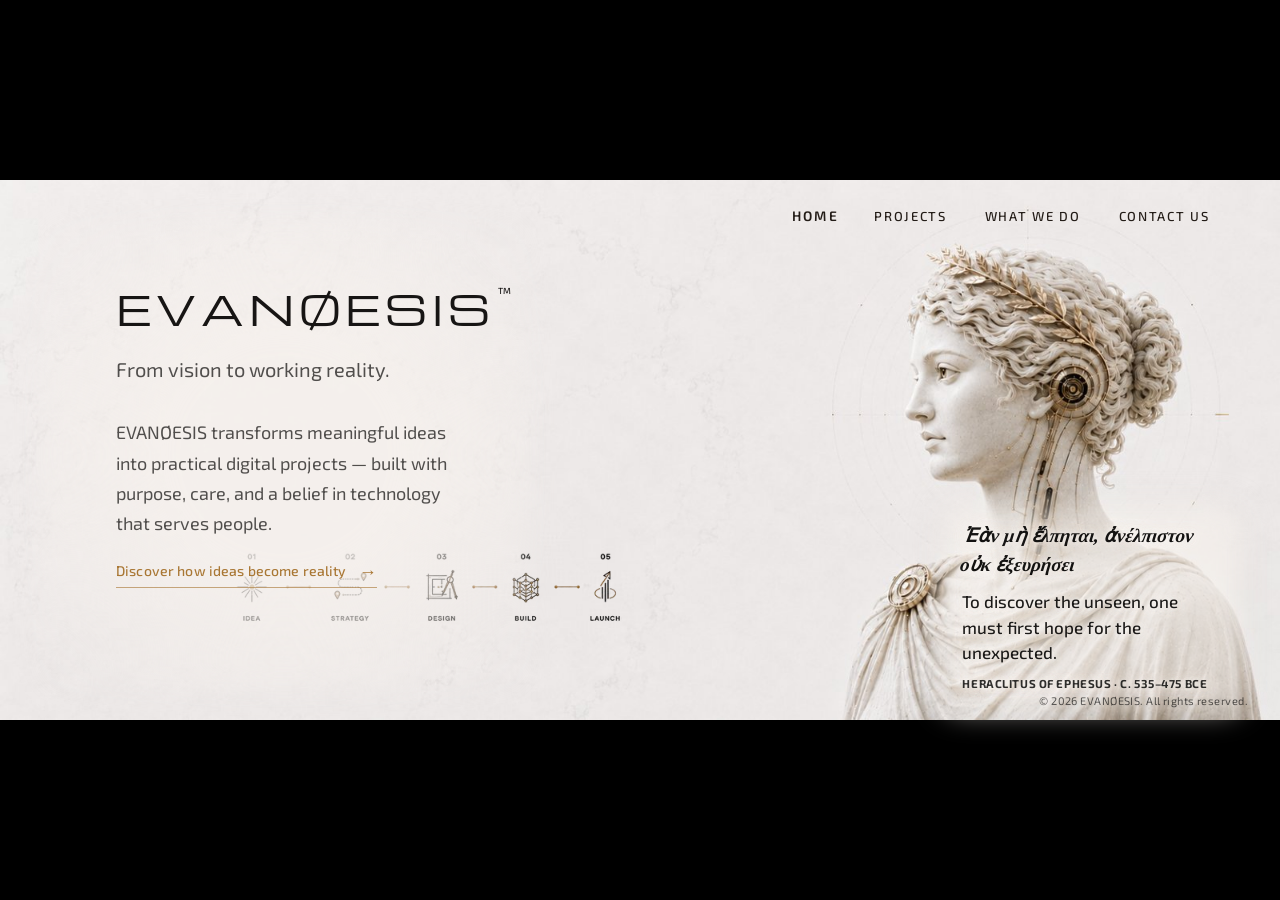
<file: index.html>
<!DOCTYPE html>
<html lang="en">

<head>
    <meta charset="UTF-8">
    <title>Evanoesis</title>
    <meta name="viewport" content="width=device-width, initial-scale=1.0, maximum-scale=5.0, user-scalable=yes">

    <meta name="description"
        content="EVANØESIS transforms meaningful ideas into practical digital projects — from vision to working reality.">

    <link rel="preconnect" href="https://fonts.googleapis.com">
    <link rel="preconnect" href="https://fonts.gstatic.com" crossorigin>

    <link href="https://fonts.googleapis.com/css2?family=Exo+2:wght@300;400;500;600&family=Michroma&display=swap"
        rel="stylesheet">

    <link rel="stylesheet" href="static/css/style.css?v=20260818-responsive-layout-v1">
    <link rel="stylesheet" href="static/css/mobile-desktop-test.css?v=20260821-mobile-v55">

    <style id="evanoesis-project-legal-links-v1">
        .project-legal-links {
            display: flex;
            align-items: center;
            flex-wrap: wrap;
            gap: 4px 7px;
            margin: 8px 0 0;
            font-family: "Exo 2", sans-serif;
            font-size: 8px;
            line-height: 1.35;
            font-weight: 500;
            letter-spacing: 0.04em;
            color: rgba(23, 21, 20, 0.42);
        }
        .project-legal-links a {
            color: rgba(23, 21, 20, 0.58);
            text-decoration: none;
            text-underline-offset: 3px;
            white-space: nowrap;
        }
        .project-legal-links a:hover,
        .project-legal-links a:focus-visible {
            color: #8c642f;
            text-decoration: underline;
        }
        @media (min-width: 521px) {
            .project-copy-pane > .project-legal-links {
                margin-left: 14px;
            }
        }
        @media (max-width: 520px) {
            body.is-projects .mobile-project-reference > .project-legal-links {
                justify-content: center !important;
                margin: 8px 5vw 14px !important;
                padding: 0 !important;
                font-size: clamp(8px, 2.05vw, 9.2px) !important;
                letter-spacing: 0.025em !important;
            }
        }
    </style>

</head>

<body class="is-home">

    <div class="page-bg"></div>


    <div class="persistent-branding" aria-label="EVANOESIS">
        <h1 class="brand-title">EVANØESIS<span>TM</span></h1>
        <p class="tagline">From vision to working reality.</p>
    </div>

    <nav class="top-menu" aria-label="Main navigation">
        <button type="button" data-content="home" class="is-active">Home</button>
        <button type="button" data-content="projects">Projects</button>
        <button type="button" data-content="about">What We Do</button>
        <button type="button" data-content="contact">Contact Us</button>
    </nav>

    <main class="site-shell">

        <section class="text-zone" aria-live="polite">
            <!-- ======================================================
     MOBILE HOME REFERENCE COMPOSITION
     Insert this INSIDE <section class="text-zone">,
     immediately BEFORE <div id="content-inner" ...>.
     Hidden on desktop by mobile-desktop-test-v16.css.
     ====================================================== -->
<div class="mobile-home-reference" aria-label="EVANOESIS mobile home">

    <header class="mobile-home-header">
        <div class="mobile-home-brand">EVANØESIS</div>

        <button
            type="button"
            class="mobile-home-menu-toggle"
            aria-label="Open menu"
            aria-expanded="false"
            aria-controls="mobile-home-nav"
        >
            <span></span>
            <span></span>
            <span></span>
        </button>

        <nav
            id="mobile-home-nav"
            class="mobile-home-nav"
            aria-label="Mobile home navigation"
        >
            <button type="button" data-content="home" class="is-active">Home</button>
            <button type="button" data-content="projects">Projects</button>
            <button type="button" data-content="about">What We Do</button>
            <button type="button" data-content="contact">Contact</button>
        </nav>
    </header>

    <section class="mobile-home-hero" aria-labelledby="mobile-home-title">
        <div class="mobile-home-marker" aria-hidden="true">
            <span class="mobile-home-marker-line"></span>
            <span class="mobile-home-marker-dot"></span>
        </div>

        <h1 id="mobile-home-title" class="mobile-home-hero-title">
            <span>From vision</span>
            <span>to working</span>
            <span class="is-gold">reality.</span>
        </h1>
    </section>

    <section class="mobile-home-intro" aria-label="What EVANOESIS does">
        <div class="mobile-home-intro-row">
            <div class="mobile-home-intro-icon" aria-hidden="true">
                <svg viewBox="0 0 48 48" fill="none">
                    <circle cx="24" cy="24" r="14" stroke="currentColor" stroke-width="1.5"/>
                    <circle cx="24" cy="24" r="8" stroke="currentColor" stroke-width="1.5"/>
                    <circle cx="24" cy="24" r="3" stroke="currentColor" stroke-width="1.5"/>
                    <path d="M24 3v8M24 37v8M3 24h8M37 24h8" stroke="currentColor" stroke-width="1.5"/>
                    <circle cx="24" cy="4" r="1.6" fill="currentColor"/>
                    <circle cx="44" cy="24" r="1.6" fill="currentColor"/>
                </svg>
            </div>

            <p>
                EVANØESIS transforms meaningful ideas into practical digital projects —
                built with purpose, care, and a belief in technology that serves people.
            </p>
        </div>

        <div class="mobile-home-intro-row">
            <div class="mobile-home-intro-icon" aria-hidden="true">
                <svg viewBox="0 0 48 48" fill="none">
                    <path d="M24 16c4.2-5.4 12-2.4 12 3.4 0 5-5.1 8.1-12 13.3-6.9-5.2-12-8.3-12-13.3C12 13.6 19.8 10.6 24 16Z" stroke="currentColor" stroke-width="1.5"/>
                    <circle cx="13" cy="36" r="4" stroke="currentColor" stroke-width="1.5"/>
                    <circle cx="24" cy="37" r="4.5" stroke="currentColor" stroke-width="1.5"/>
                    <circle cx="35" cy="36" r="4" stroke="currentColor" stroke-width="1.5"/>
                    <path d="M7 45c0-3.1 2.4-5 6-5s6 1.9 6 5M17 45c0-3.6 2.8-5.7 7-5.7s7 2.1 7 5.7M29 45c0-3.1 2.4-5 6-5s6 1.9 6 5" stroke="currentColor" stroke-width="1.5"/>
                </svg>
            </div>

            <p>
                We design and build digital solutions that create real value
                and move ideas forward.
            </p>
        </div>
    </section>

    <section class="mobile-home-services" aria-label="EVANOESIS focus areas">
        <div class="mobile-home-service">
            <div class="mobile-home-service-icon" aria-hidden="true">
                <svg viewBox="0 0 36 48" fill="none">
                    <rect x="8" y="3" width="20" height="40" rx="3" stroke="currentColor" stroke-width="1.5"/>
                    <path d="M15 7h6M16 39h4" stroke="currentColor" stroke-width="1.5" stroke-linecap="round"/>
                </svg>
            </div>
            <div class="mobile-home-service-label">Apps</div>
        </div>

        <div class="mobile-home-service">
            <div class="mobile-home-service-icon" aria-hidden="true">
                <svg viewBox="0 0 48 48" fill="none">
                    <rect x="8" y="7" width="32" height="25" rx="2" stroke="currentColor" stroke-width="1.5"/>
                    <path d="M4 38h40l-4 4H8l-4-4Z" stroke="currentColor" stroke-width="1.5"/>
                    <path d="m20 15-5 5 5 5M28 15l5 5-5 5M25 13l-3 14" stroke="currentColor" stroke-width="1.5" stroke-linecap="round" stroke-linejoin="round"/>
                </svg>
            </div>
            <div class="mobile-home-service-label">Digital Projects</div>
        </div>

        <div class="mobile-home-service">
            <div class="mobile-home-service-icon" aria-hidden="true">
                <svg viewBox="0 0 48 48" fill="none">
                    <path d="M24 40 8.5 24.7C1.8 18 6.2 7 15.2 7c4.2 0 7 2.2 8.8 5 1.8-2.8 4.6-5 8.8-5 9 0 13.4 11 6.7 17.7L24 40Z" stroke="currentColor" stroke-width="1.5"/>
                </svg>
            </div>
            <div class="mobile-home-service-label">Purpose-Driven Technology</div>
        </div>
    </section>

    <section class="mobile-home-actions" aria-label="Explore EVANOESIS">
        <button type="button" class="mobile-home-action mobile-home-action-primary" data-content="projects">
            <span>View Projects</span>
            <span class="mobile-home-action-arrow" aria-hidden="true">→</span>
        </button>

        <button type="button" class="mobile-home-action mobile-home-action-secondary" data-content="about">
            <span>What We Do</span>
            <span class="mobile-home-action-arrow" aria-hidden="true">→</span>
        </button>
    </section>

    <aside class="mobile-home-quote-card" aria-label="Heraclitus quote">
        <div class="mobile-home-quote-mark" aria-hidden="true">“</div>

        <div class="mobile-home-quote-copy">
            <p class="mobile-home-quote-greek">
                Ἐὰν μὴ ἔλπηται, ἀνέλπιστον οὐκ ἐξευρήσει.
            </p>

            <p class="mobile-home-quote-english">
                To discover the unseen,<br>
                one must first hope for the unexpected.
            </p>

            <p class="mobile-home-quote-author">
                Heraclitus of Ephesus · c. 535–475 BCE
            </p>
        </div>

        <div class="mobile-home-quote-orbit" aria-hidden="true">
            <svg viewBox="0 0 72 108" fill="none">
                <path d="M54 8v92" stroke="currentColor" stroke-width="1.2"/>
                <circle cx="38" cy="54" r="28" stroke="currentColor" stroke-width="1.2"/>
                <circle cx="38" cy="54" r="17" stroke="currentColor" stroke-width="1.2"/>
                <circle cx="38" cy="54" r="6" stroke="currentColor" stroke-width="1.2"/>
                <circle cx="38" cy="54" r="2.4" fill="currentColor"/>
                <circle cx="38" cy="20" r="1.8" fill="currentColor"/>
                <circle cx="38" cy="88" r="1.8" fill="currentColor"/>
                <circle cx="8" cy="54" r="1.8" fill="currentColor"/>
            </svg>
        </div>
    </aside>

    <p class="mobile-home-motto">
        Ideas with purpose. Technology with humanity.
    </p>

</div>

            <div id="content-inner" class="content-inner">
                <h1 class="brand-title">EVANØESIS<span>TM</span></h1>

                <p class="tagline">
                    From vision to working reality.
                </p>

                <p class="body-text">
                    EVANØESIS transforms meaningful ideas into practical digital projects —
                    built with purpose, care, and a belief in technology that serves people.
                </p>
            </div>
        </section>

    </main>

    <a class="home-projects-cta" href="#about" data-home-projects-link>
        <span>Discover how ideas become reality</span>
        <span class="home-projects-cta-arrow" aria-hidden="true">→</span>
    </a>

    <aside class="home-quote" aria-label="Heraclitus quote">
        <p class="quote-greek">
            Ἐὰν μὴ ἔλπηται, ἀνέλπιστον οὐκ ἐξευρήσει
        </p>

        <p class="quote-english">
            To discover the unseen, one must first hope for the unexpected.
        </p>

        <p class="quote-author">
            Heraclitus of Ephesus · c. 535–475 BCE
        </p>
    </aside>

    <footer class="site-footer">
        <p>
            © 2026 EVANØESIS. All rights reserved.
        </p>
    </footer>

    <script src="static/js/site.js?v=20261117-legal-links-v2"></script>
    <script src="static/js/mobile-history.js?v=20260821-mobile-v1"></script>
    <script src="static/js/mobile-menu.js?v=20260821-mobile-v1"></script>

</body>

</html>
</file>
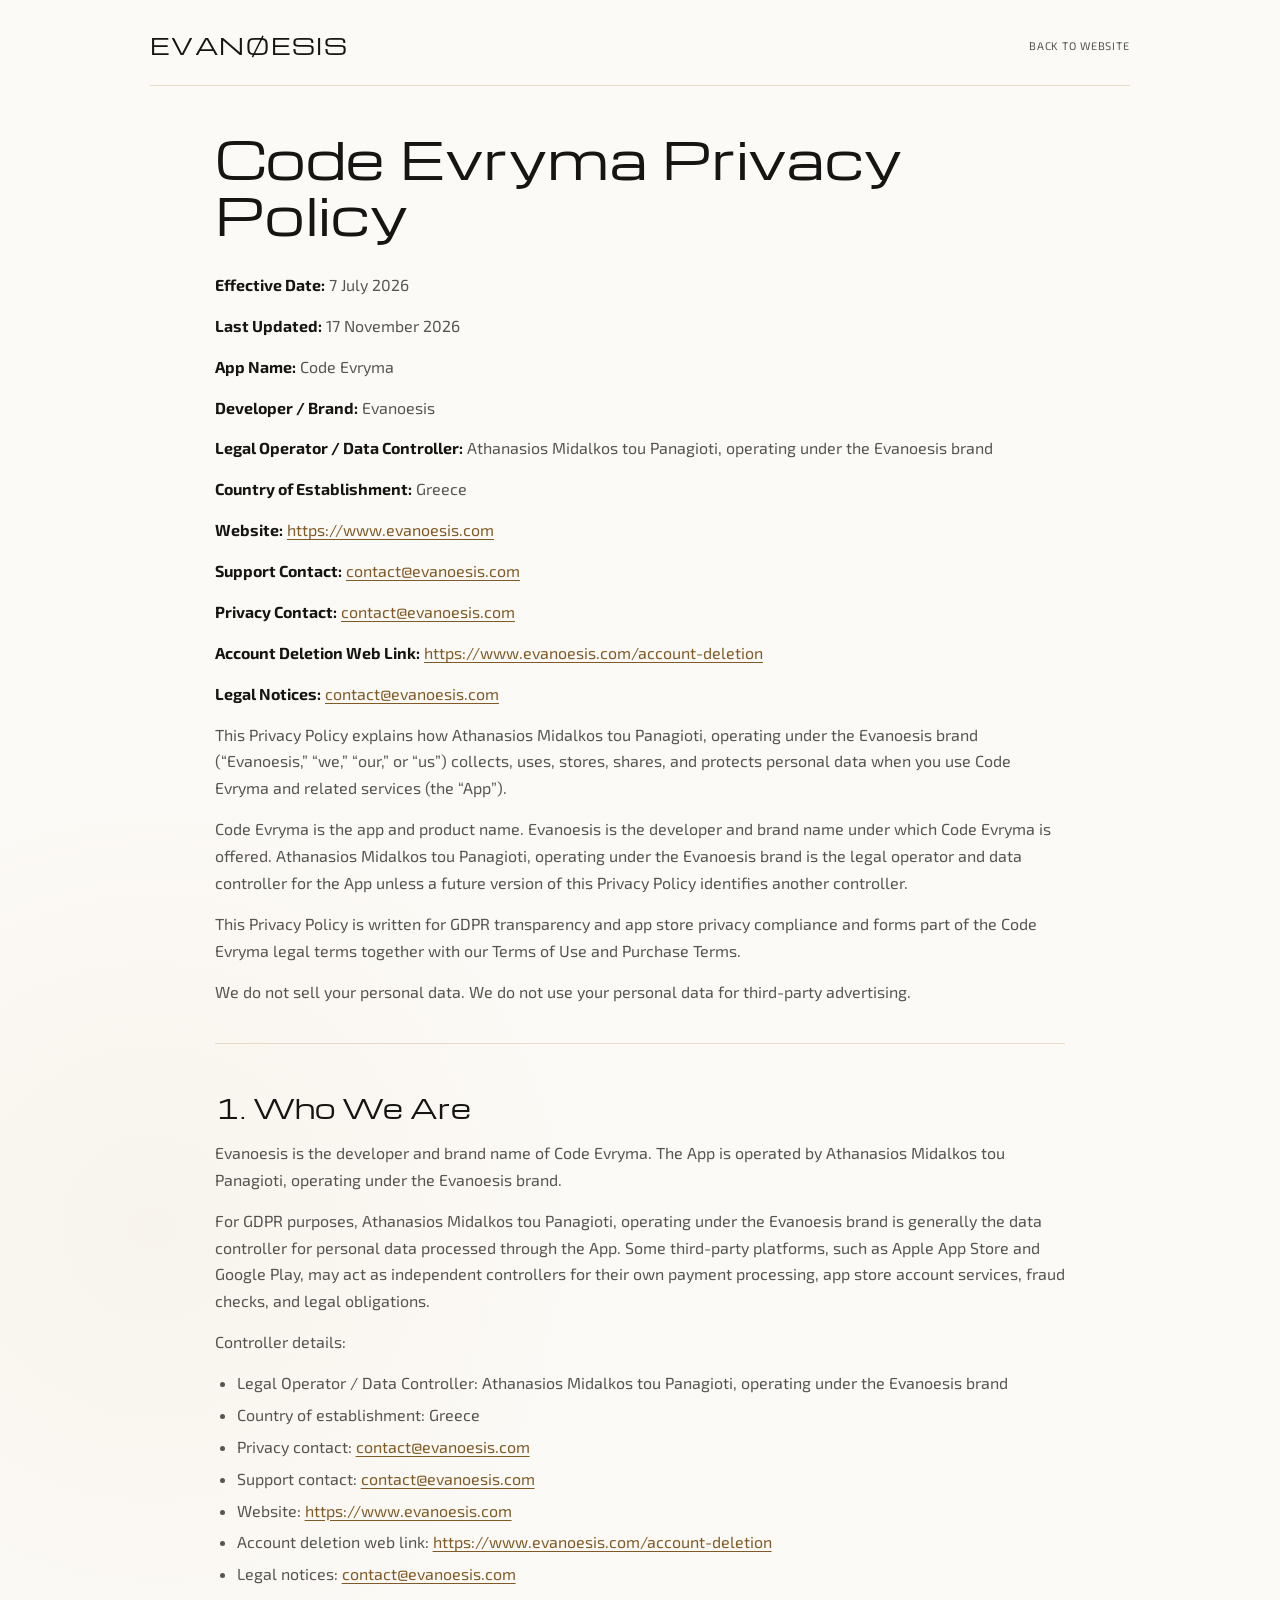
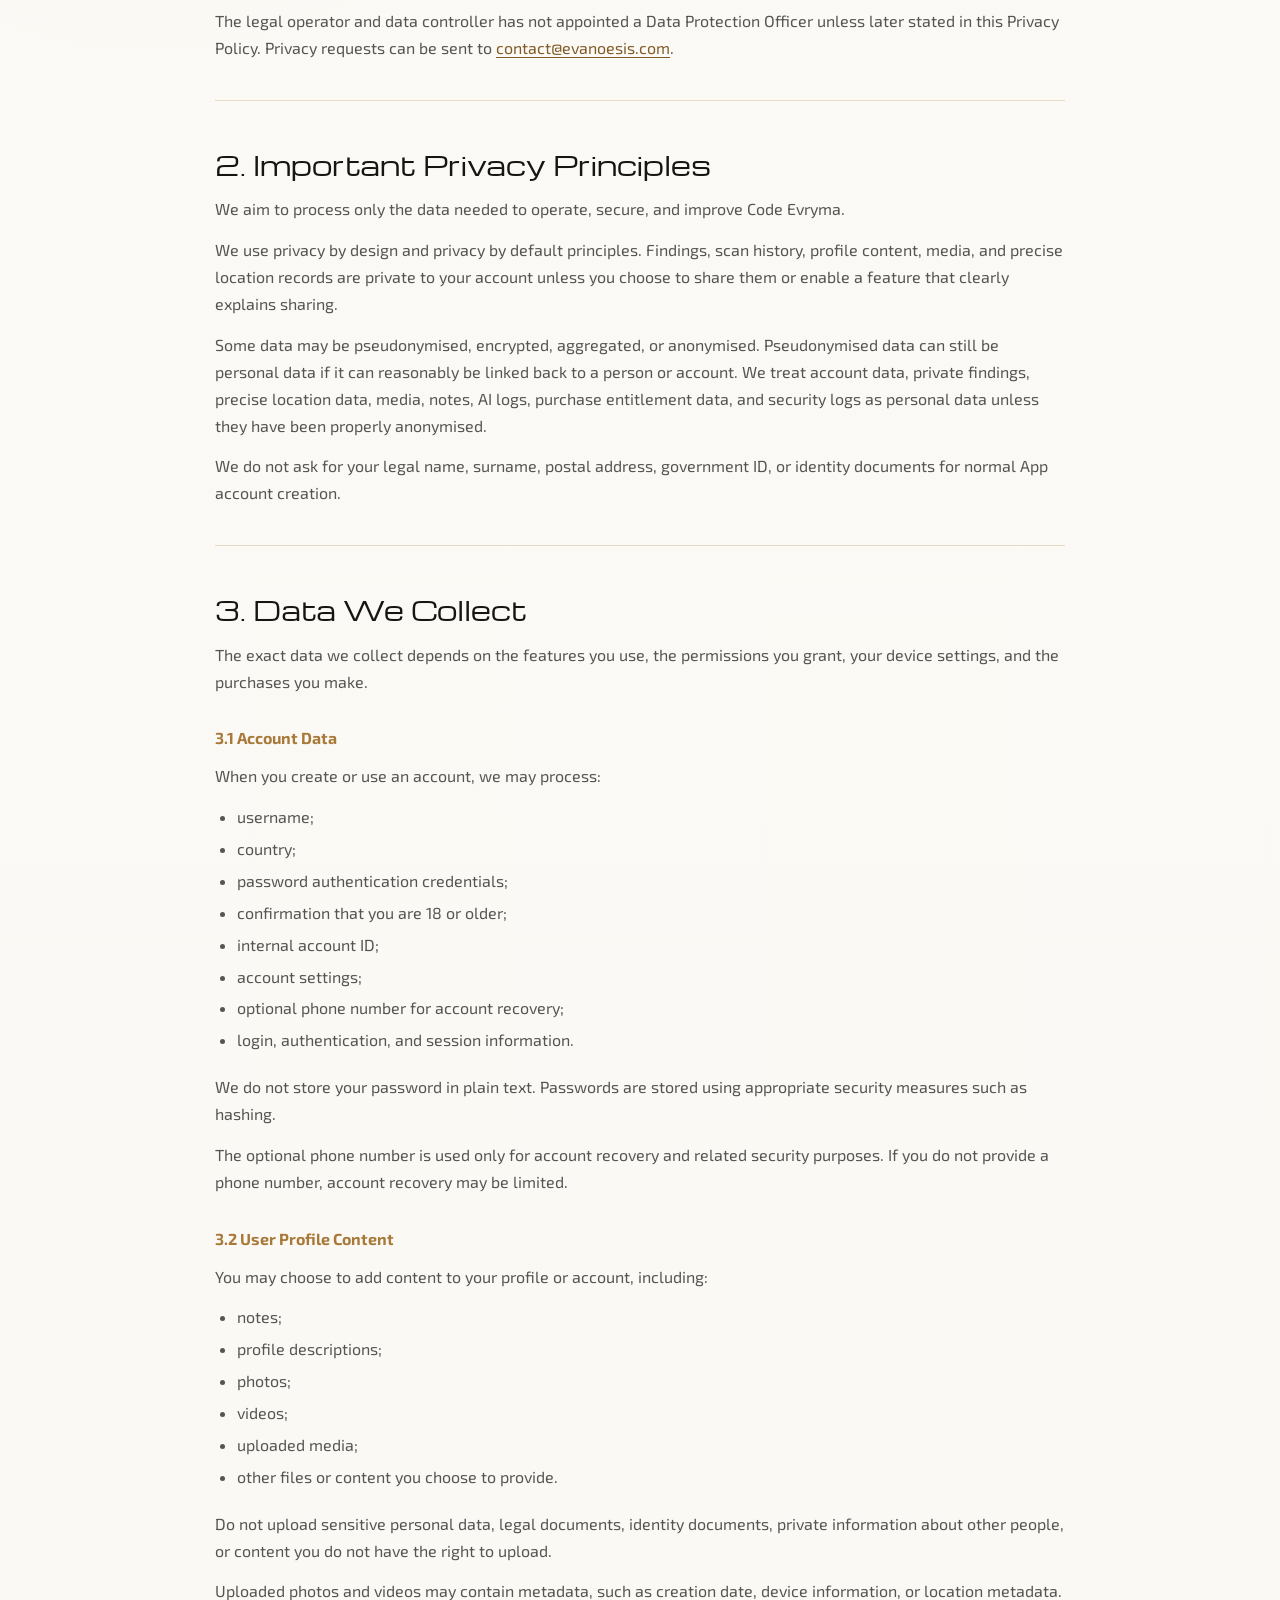
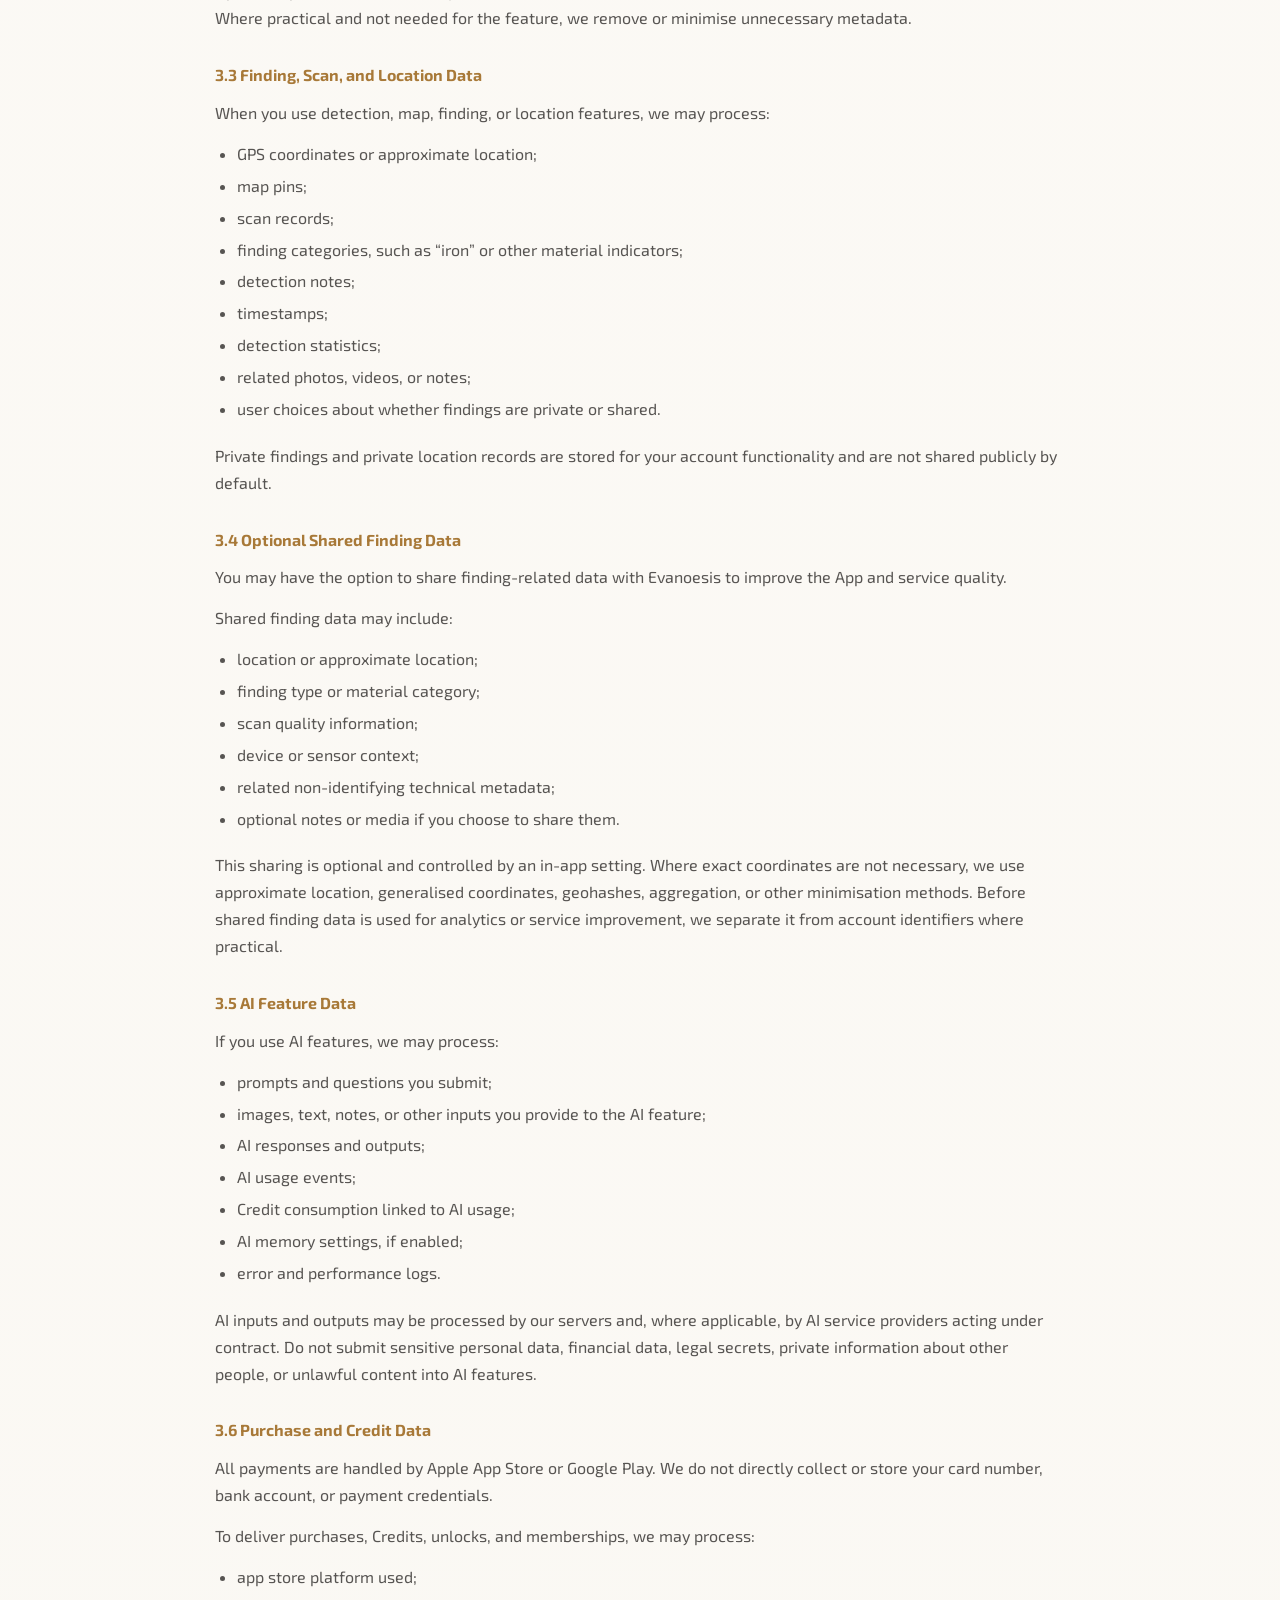
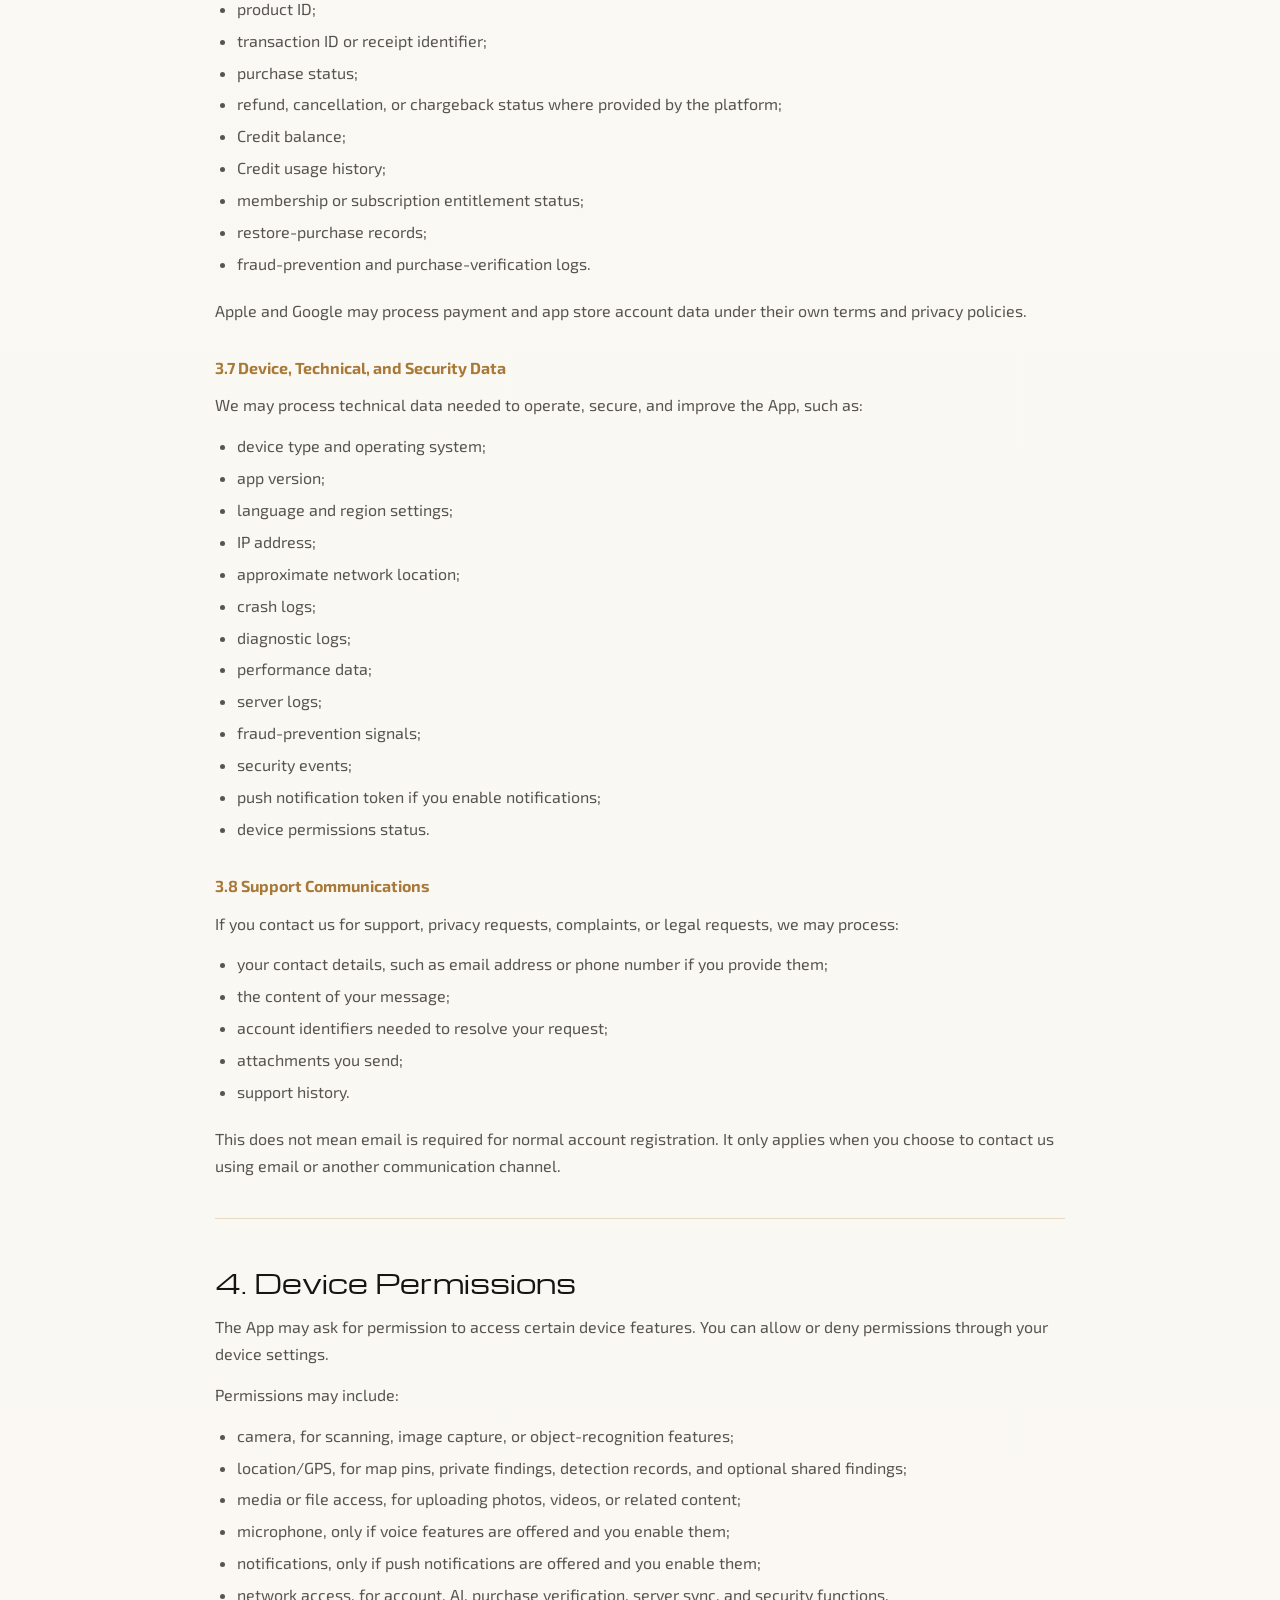
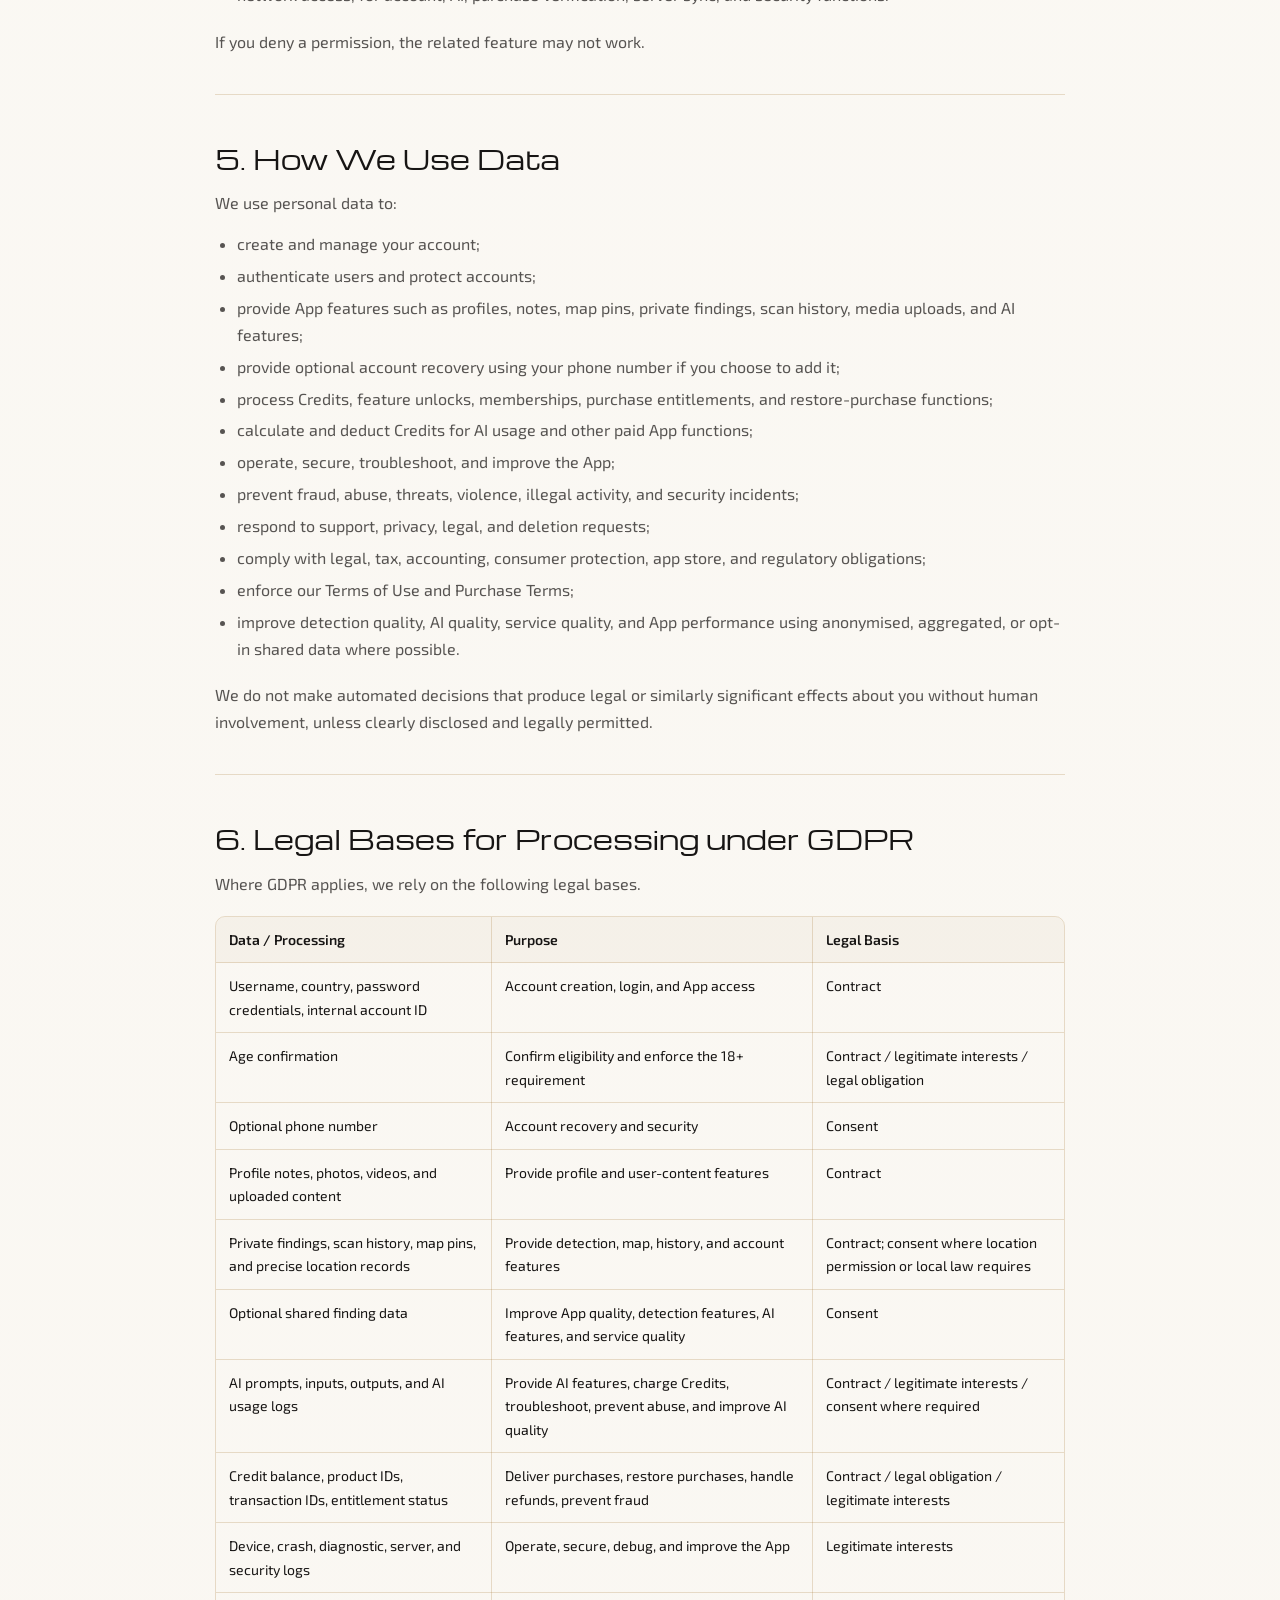
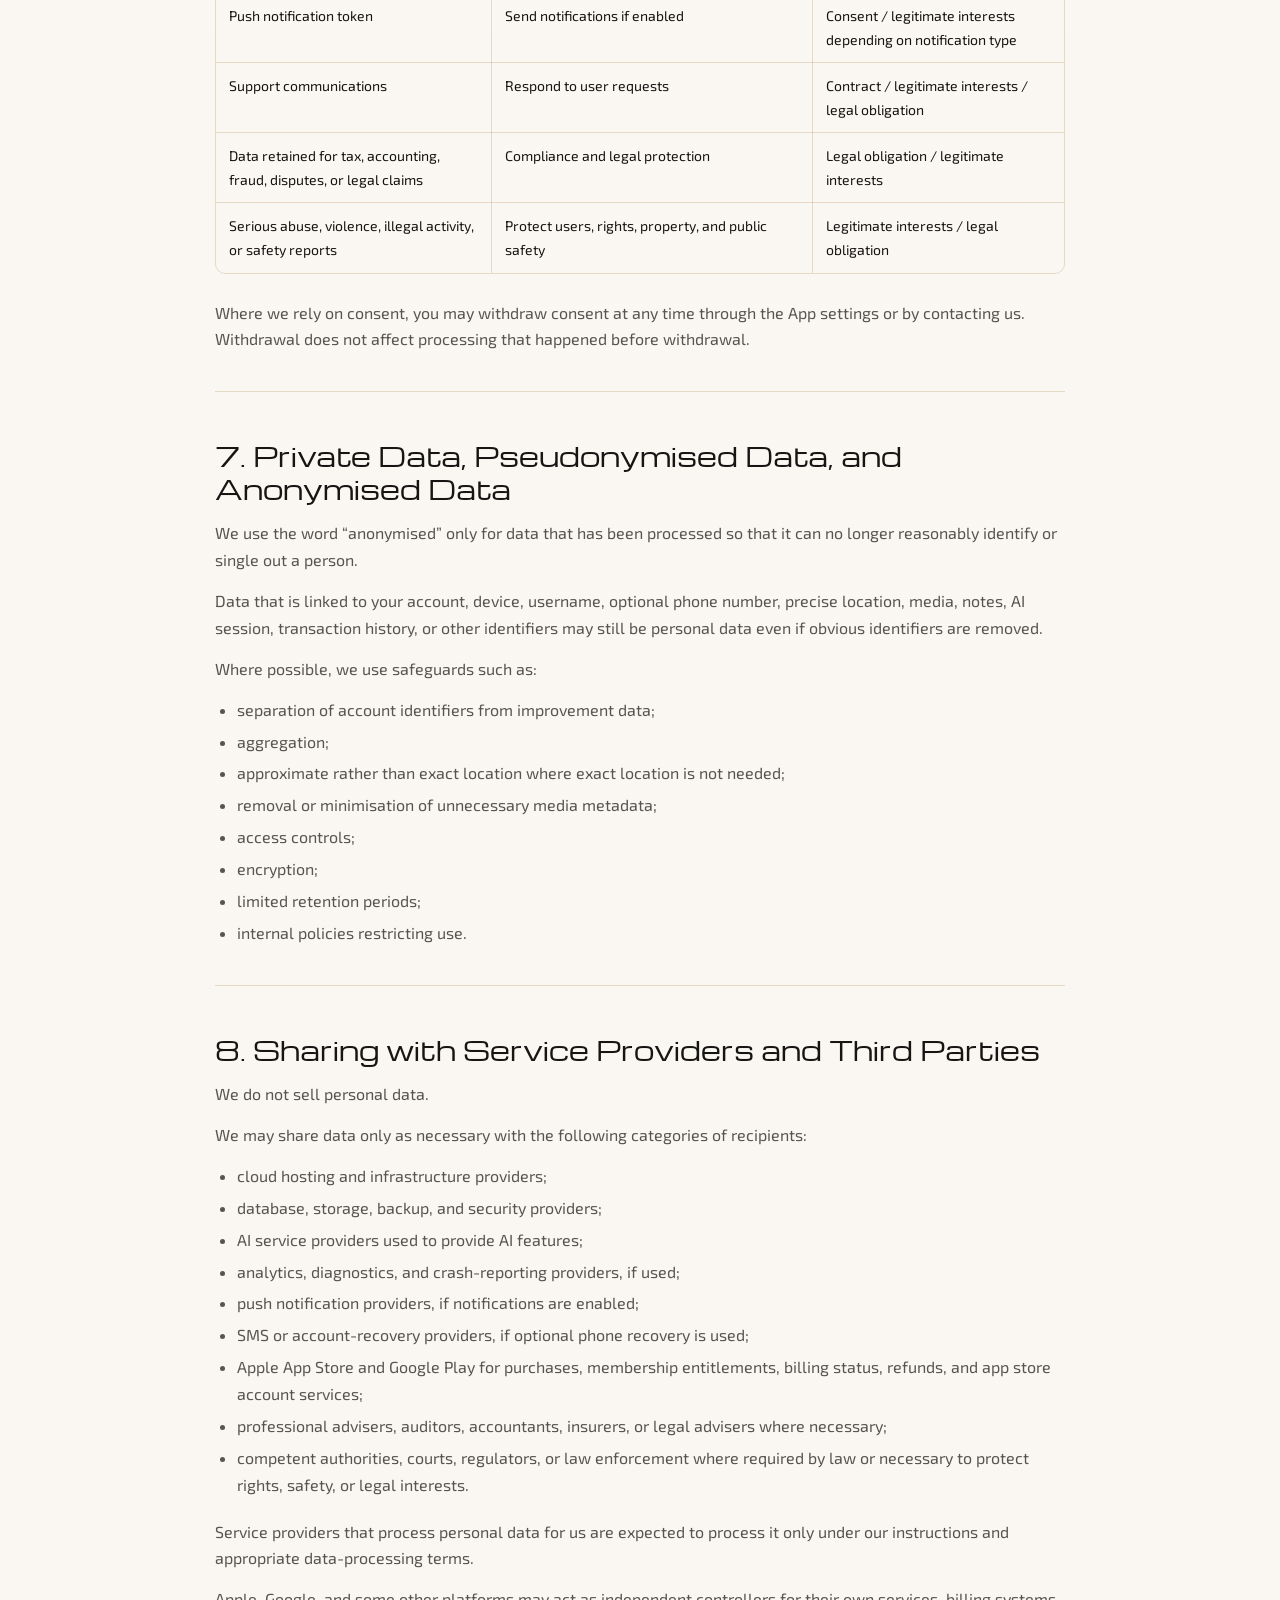
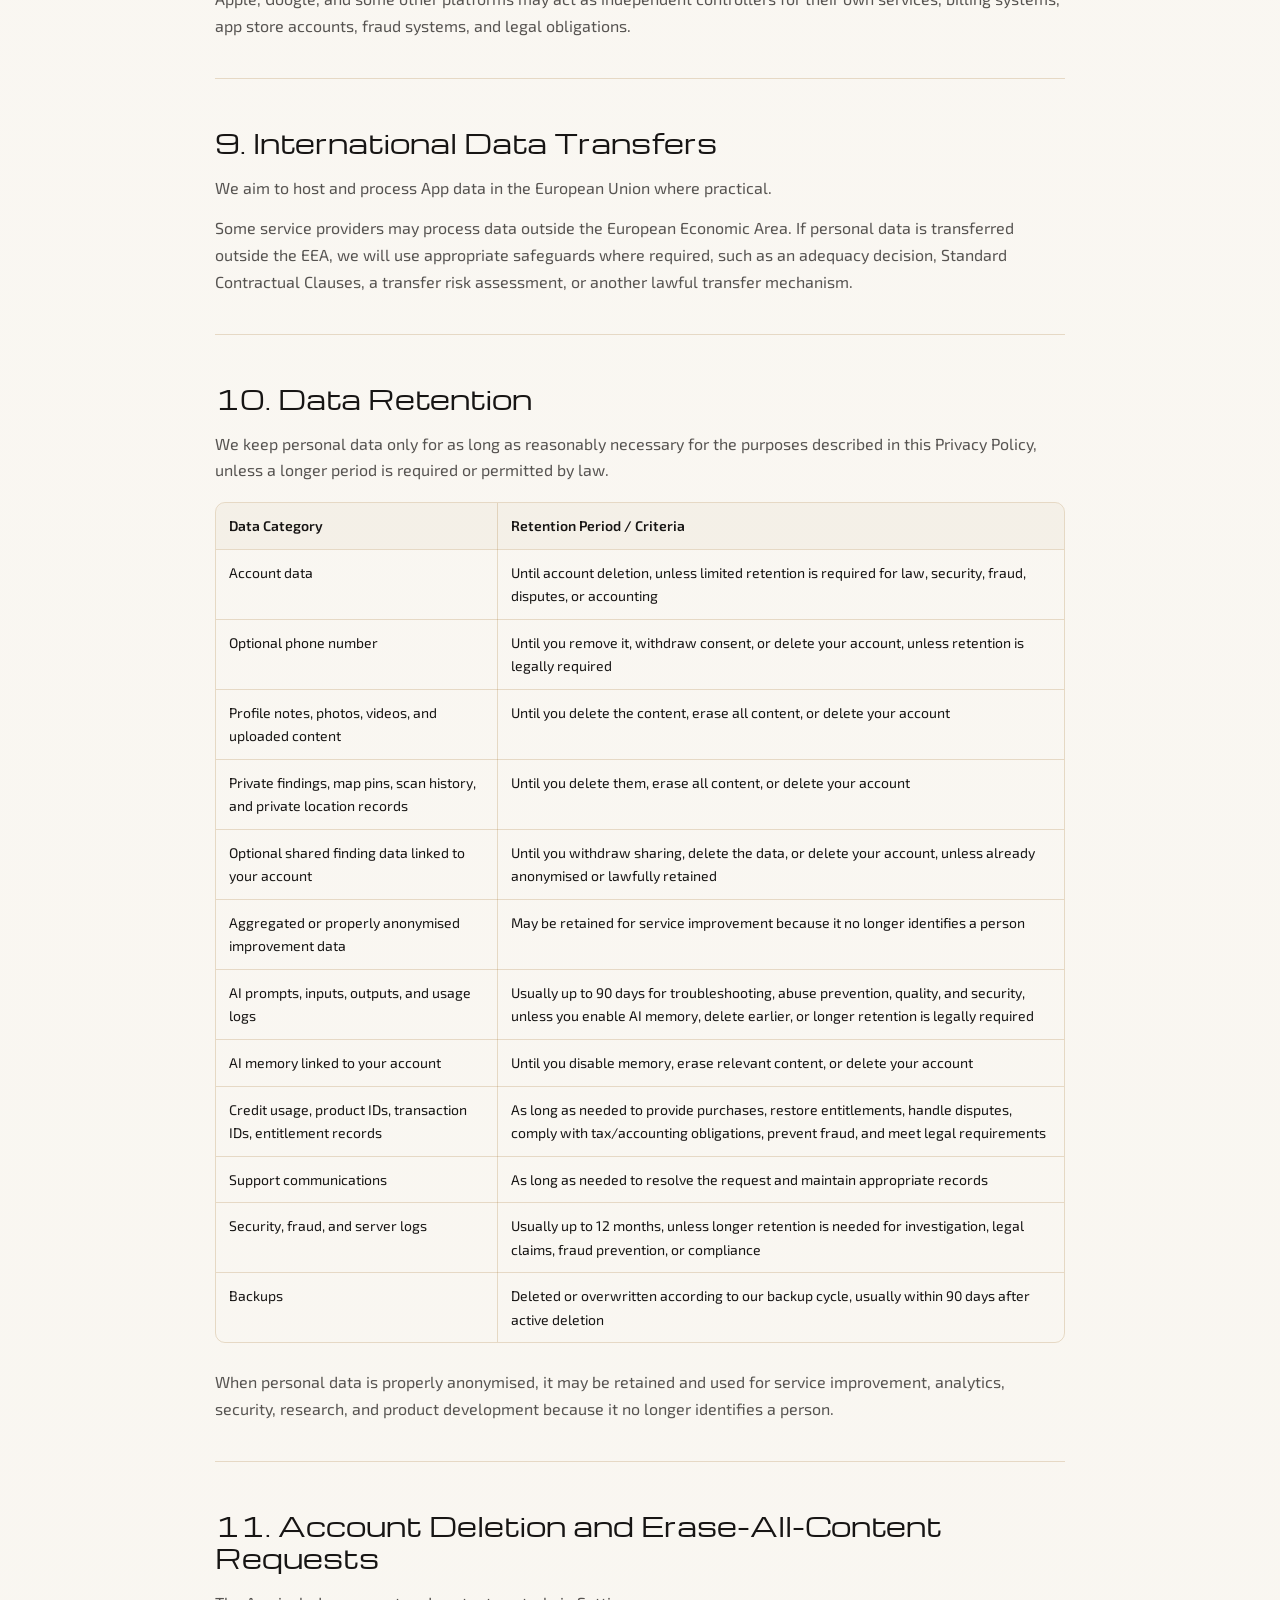
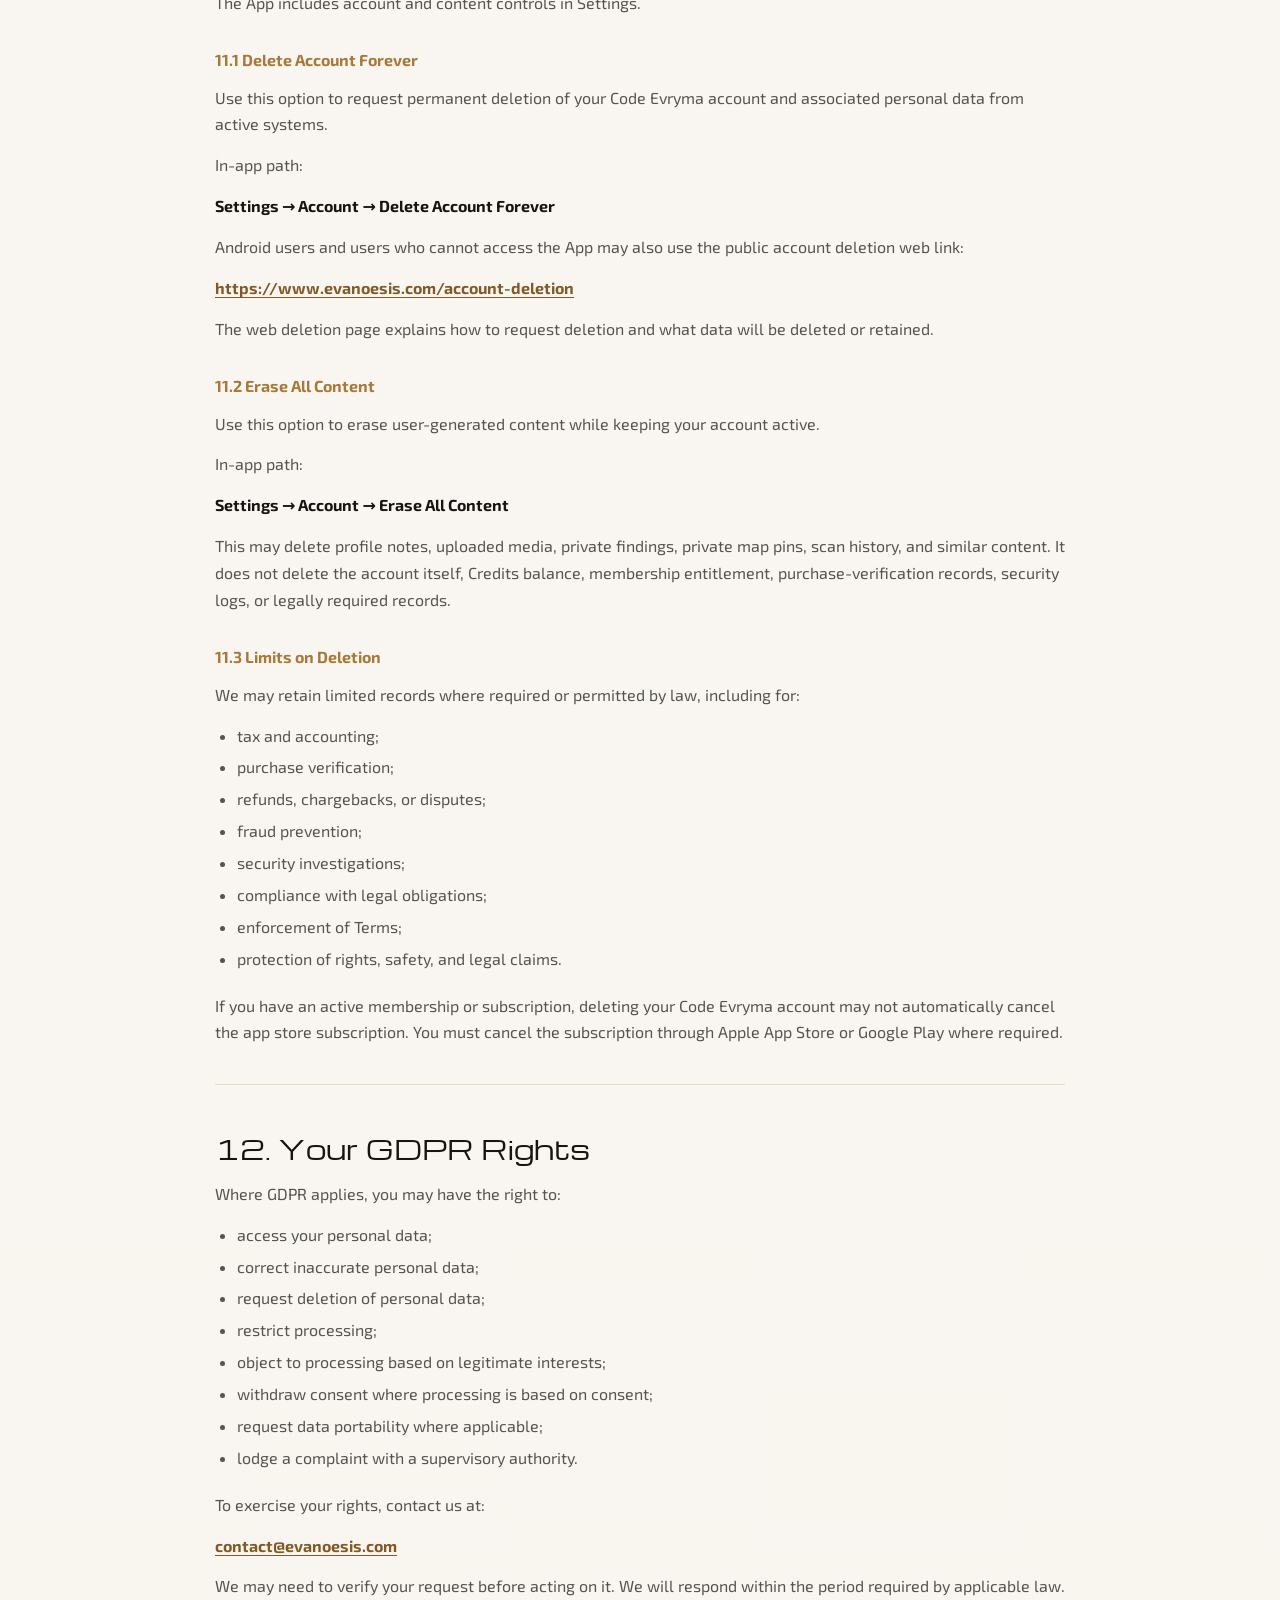
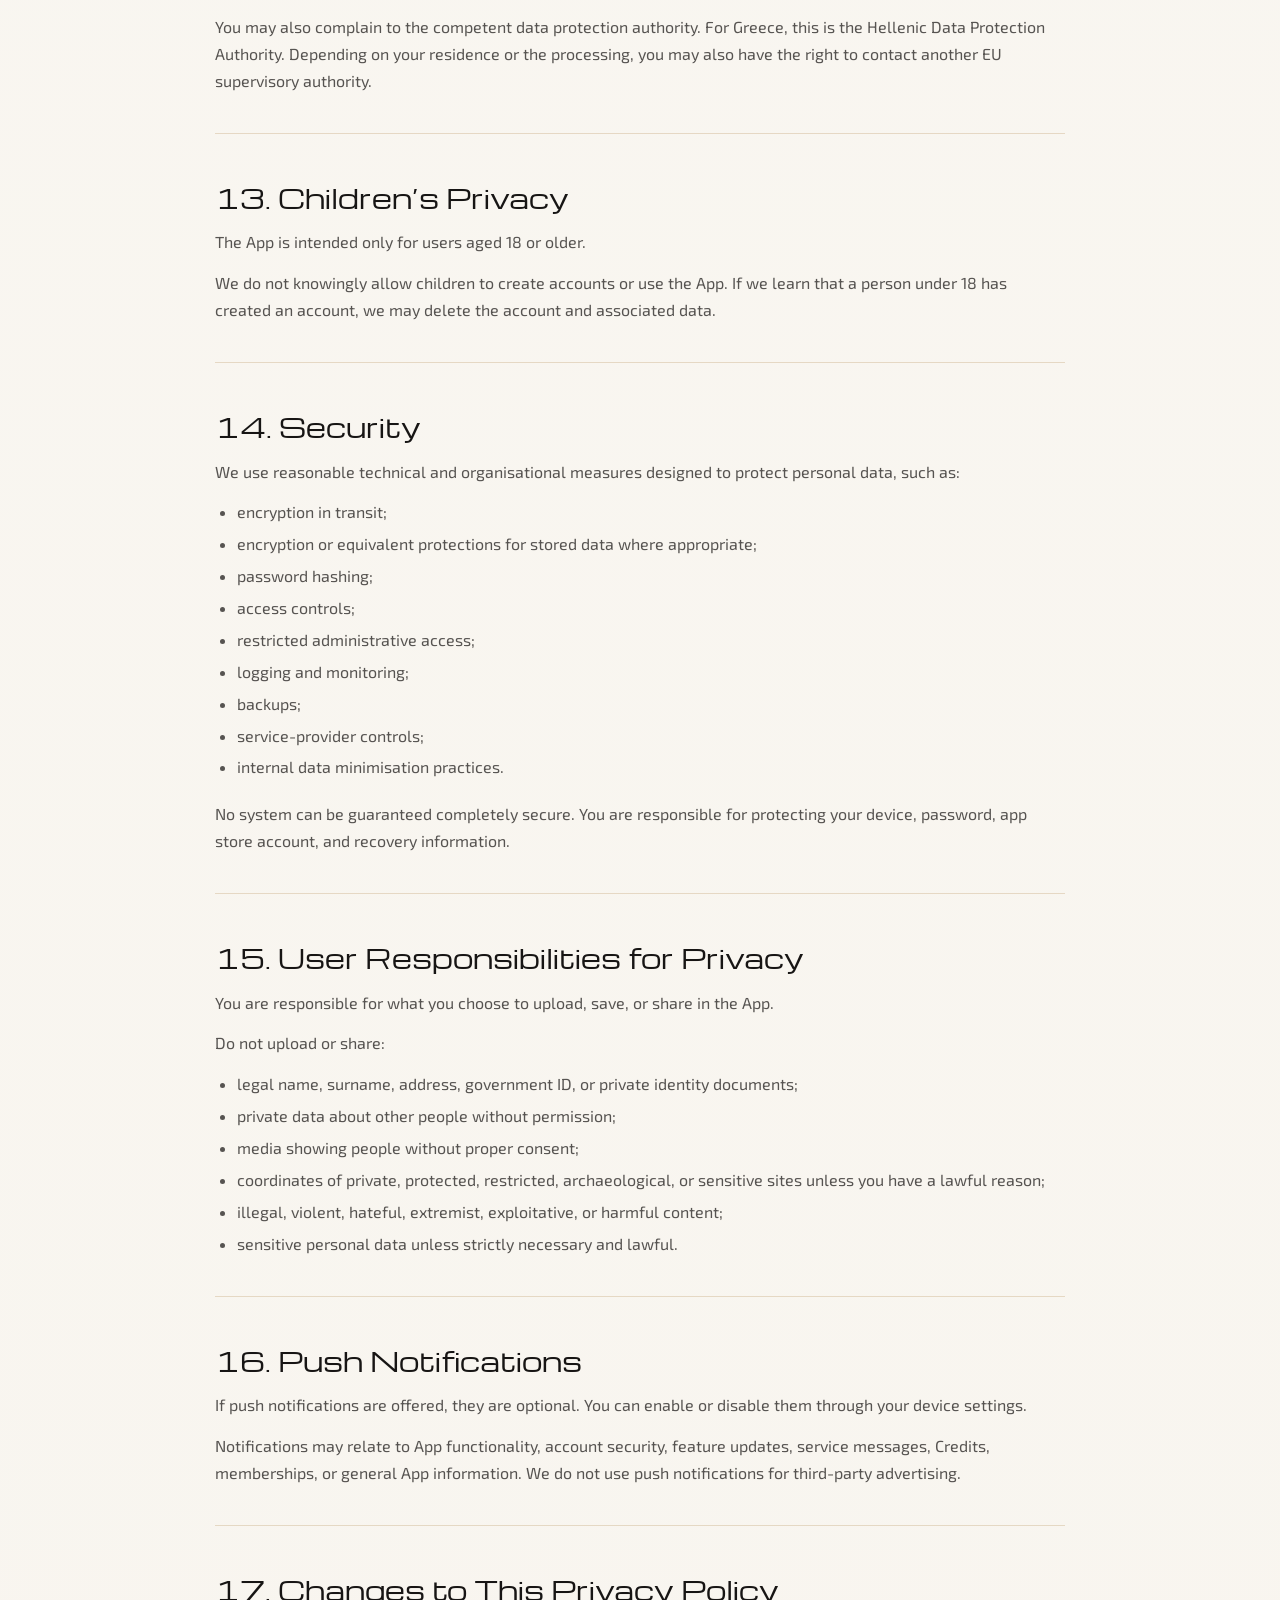
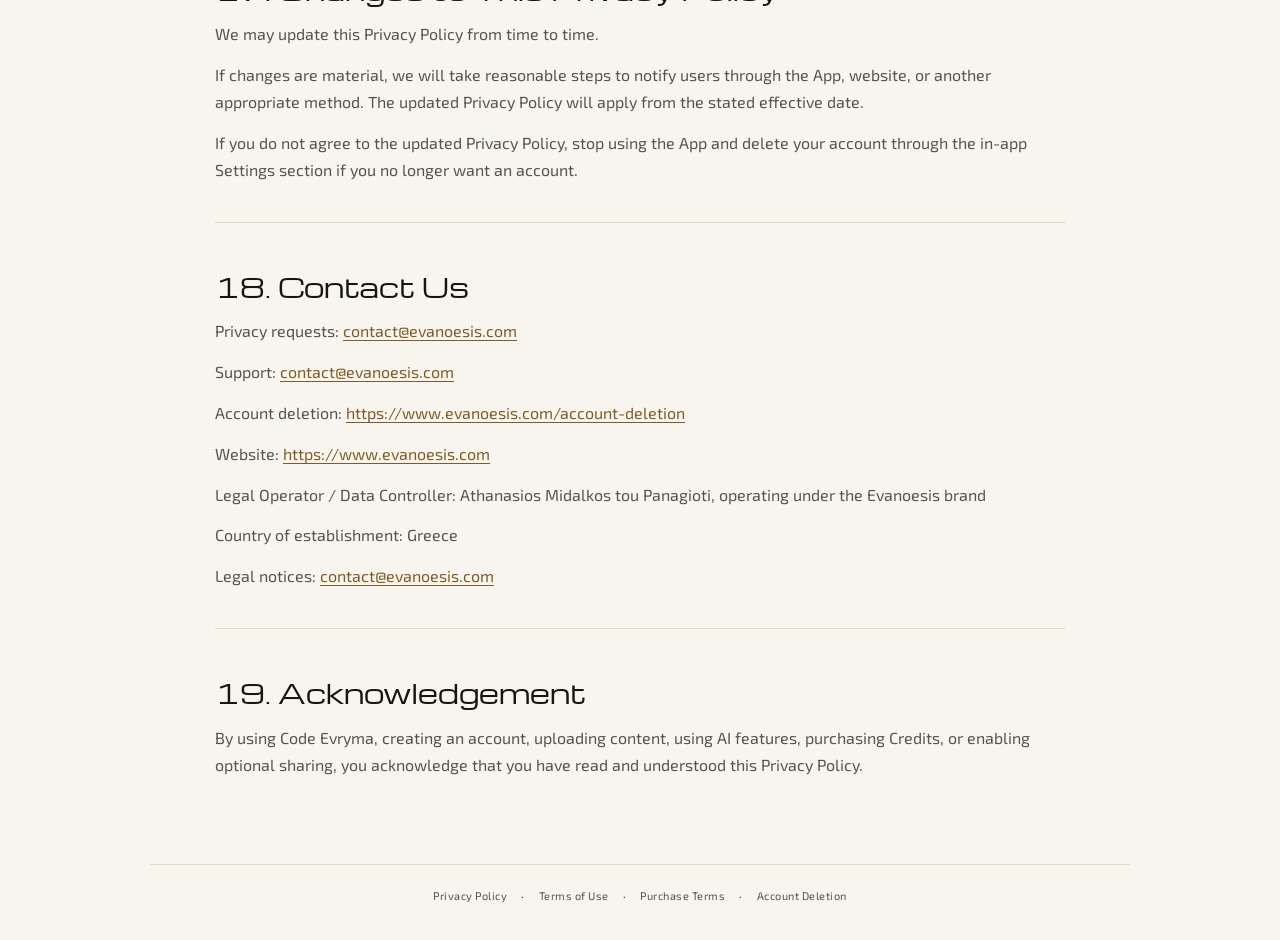
<file: privacy-policy/index.html>
<!doctype html>
<html lang="en">
<head>
<meta charset="utf-8">
<meta name="viewport" content="width=device-width, initial-scale=1.0, maximum-scale=5.0, user-scalable=yes">
<title>Code Evryma Privacy Policy | EVANØESIS</title>
<meta name="description" content="Code Evryma Privacy Policy for Code Evryma by EVANØESIS.">
<meta name="robots" content="index,follow">
<link rel="canonical" href="https://www.evanoesis.com/privacy-policy">
<link rel="preconnect" href="https://fonts.googleapis.com">
<link rel="preconnect" href="https://fonts.gstatic.com" crossorigin>
<link href="https://fonts.googleapis.com/css2?family=Exo+2:wght@300;400;500;600&family=Michroma&display=swap" rel="stylesheet">
<style>
:root{--paper:#f8f5ef;--paper2:#fcfaf6;--ink:#171514;--soft:rgba(23,21,20,.72);--gold:#a87938;--line:rgba(168,121,56,.24)}
*{box-sizing:border-box}html{background:var(--paper)}
body{margin:0;color:var(--ink);background:radial-gradient(circle at 12% 8%,rgba(168,121,56,.045),transparent 28rem),linear-gradient(180deg,var(--paper2),var(--paper));font-family:"Exo 2",system-ui,-apple-system,"Segoe UI",sans-serif;line-height:1.68}
.site-head{width:min(980px,calc(100% - 36px));margin:0 auto;padding:28px 0 20px;display:flex;align-items:center;justify-content:space-between;gap:20px;border-bottom:1px solid var(--line)}
.brand{font-family:"Michroma",sans-serif;font-size:clamp(16px,2vw,22px);letter-spacing:.08em;color:var(--ink);text-decoration:none}
.back{font-size:11px;letter-spacing:.08em;text-transform:uppercase;color:var(--soft);text-decoration:none}
main{width:min(980px,calc(100% - 36px));margin:0 auto;padding:44px 0 72px}
article{max-width:850px;margin:0 auto}
h1{margin:0 0 30px;font-family:"Michroma",sans-serif;font-size:clamp(28px,4.6vw,50px);line-height:1.12;font-weight:400;letter-spacing:.015em}
h2{margin:48px 0 15px;font-family:"Michroma",sans-serif;font-size:clamp(18px,2.6vw,26px);line-height:1.25;font-weight:400}
h3{margin:30px 0 11px;font-size:16px;color:var(--gold)}
p{margin:0 0 14px;color:var(--soft)}strong{color:var(--ink)}
ul{margin:8px 0 20px;padding-left:1.35rem;color:var(--soft)}li{margin:5px 0}
a{color:#805b27;text-underline-offset:3px}hr{border:0;border-top:1px solid var(--line);margin:38px 0}
.table-wrap{overflow-x:auto;margin:18px 0 26px;border:1px solid var(--line);border-radius:10px}
table{width:100%;min-width:700px;border-collapse:collapse;font-size:14px}
th,td{padding:11px 13px;text-align:left;vertical-align:top;border-right:1px solid var(--line);border-bottom:1px solid var(--line)}
th:last-child,td:last-child{border-right:0}tr:last-child td{border-bottom:0}th{background:rgba(168,121,56,.055);color:var(--ink);font-weight:600}
.legal-nav{width:min(980px,calc(100% - 36px));margin:0 auto;padding:22px 0 34px;border-top:1px solid var(--line);display:flex;flex-wrap:wrap;justify-content:center;gap:7px 14px;font-size:11px;letter-spacing:.045em}
.legal-nav a{color:var(--soft);text-decoration:none}.legal-nav a:hover,.back:hover{color:var(--gold)}
@media(max-width:600px){.site-head{padding-top:20px}main{padding-top:30px}h2{margin-top:38px}p,li{font-size:14px}}
</style>
</head>
<body>
<header class="site-head">
<a class="brand" href="/">EVANØESIS</a>
<a class="back" href="/#projects">Back to website</a>
</header>
<main><article>
<h1>Code Evryma Privacy Policy</h1>
<p><strong>Effective Date:</strong> 7 July 2026</p>
<p><strong>Last Updated:</strong> 17 November 2026</p>
<p><strong>App Name:</strong> Code Evryma</p>
<p><strong>Developer / Brand:</strong> Evanoesis</p>
<p><strong>Legal Operator / Data Controller:</strong> Athanasios Midalkos tou Panagioti, operating under the Evanoesis brand</p>
<p><strong>Country of Establishment:</strong> Greece</p>
<p><strong>Website:</strong> <a href="https://www.evanoesis.com">https://www.evanoesis.com</a></p>
<p><strong>Support Contact:</strong> <a href="mailto:contact@evanoesis.com">contact@evanoesis.com</a></p>
<p><strong>Privacy Contact:</strong> <a href="mailto:contact@evanoesis.com">contact@evanoesis.com</a></p>
<p><strong>Account Deletion Web Link:</strong> <a href="https://www.evanoesis.com/account-deletion">https://www.evanoesis.com/account-deletion</a></p>
<p><strong>Legal Notices:</strong> <a href="mailto:contact@evanoesis.com">contact@evanoesis.com</a></p>
<p>This Privacy Policy explains how Athanasios Midalkos tou Panagioti, operating under the Evanoesis brand (“Evanoesis,” “we,” “our,” or “us”) collects, uses, stores, shares, and protects personal data when you use Code Evryma and related services (the “App”).</p>
<p>Code Evryma is the app and product name. Evanoesis is the developer and brand name under which Code Evryma is offered. Athanasios Midalkos tou Panagioti, operating under the Evanoesis brand is the legal operator and data controller for the App unless a future version of this Privacy Policy identifies another controller.</p>
<p>This Privacy Policy is written for GDPR transparency and app store privacy compliance and forms part of the Code Evryma legal terms together with our Terms of Use and Purchase Terms.</p>
<p>We do not sell your personal data. We do not use your personal data for third-party advertising.</p>
<hr>
<h2>1. Who We Are</h2>
<p>Evanoesis is the developer and brand name of Code Evryma. The App is operated by Athanasios Midalkos tou Panagioti, operating under the Evanoesis brand.</p>
<p>For GDPR purposes, Athanasios Midalkos tou Panagioti, operating under the Evanoesis brand is generally the data controller for personal data processed through the App. Some third-party platforms, such as Apple App Store and Google Play, may act as independent controllers for their own payment processing, app store account services, fraud checks, and legal obligations.</p>
<p>Controller details:</p>
<ul>
<li>Legal Operator / Data Controller: Athanasios Midalkos tou Panagioti, operating under the Evanoesis brand</li>
<li>Country of establishment: Greece</li>
<li>Privacy contact: <a href="mailto:contact@evanoesis.com">contact@evanoesis.com</a></li>
<li>Support contact: <a href="mailto:contact@evanoesis.com">contact@evanoesis.com</a></li>
<li>Website: <a href="https://www.evanoesis.com">https://www.evanoesis.com</a></li>
<li>Account deletion web link: <a href="https://www.evanoesis.com/account-deletion">https://www.evanoesis.com/account-deletion</a></li>
<li>Legal notices: <a href="mailto:contact@evanoesis.com">contact@evanoesis.com</a></li>
</ul>
<p>The legal operator and data controller has not appointed a Data Protection Officer unless later stated in this Privacy Policy. Privacy requests can be sent to <a href="mailto:contact@evanoesis.com">contact@evanoesis.com</a>.</p>
<hr>
<h2>2. Important Privacy Principles</h2>
<p>We aim to process only the data needed to operate, secure, and improve Code Evryma.</p>
<p>We use privacy by design and privacy by default principles. Findings, scan history, profile content, media, and precise location records are private to your account unless you choose to share them or enable a feature that clearly explains sharing.</p>
<p>Some data may be pseudonymised, encrypted, aggregated, or anonymised. Pseudonymised data can still be personal data if it can reasonably be linked back to a person or account. We treat account data, private findings, precise location data, media, notes, AI logs, purchase entitlement data, and security logs as personal data unless they have been properly anonymised.</p>
<p>We do not ask for your legal name, surname, postal address, government ID, or identity documents for normal App account creation.</p>
<hr>
<h2>3. Data We Collect</h2>
<p>The exact data we collect depends on the features you use, the permissions you grant, your device settings, and the purchases you make.</p>
<h3>3.1 Account Data</h3>
<p>When you create or use an account, we may process:</p>
<ul>
<li>username;</li>
<li>country;</li>
<li>password authentication credentials;</li>
<li>confirmation that you are 18 or older;</li>
<li>internal account ID;</li>
<li>account settings;</li>
<li>optional phone number for account recovery;</li>
<li>login, authentication, and session information.</li>
</ul>
<p>We do not store your password in plain text. Passwords are stored using appropriate security measures such as hashing.</p>
<p>The optional phone number is used only for account recovery and related security purposes. If you do not provide a phone number, account recovery may be limited.</p>
<h3>3.2 User Profile Content</h3>
<p>You may choose to add content to your profile or account, including:</p>
<ul>
<li>notes;</li>
<li>profile descriptions;</li>
<li>photos;</li>
<li>videos;</li>
<li>uploaded media;</li>
<li>other files or content you choose to provide.</li>
</ul>
<p>Do not upload sensitive personal data, legal documents, identity documents, private information about other people, or content you do not have the right to upload.</p>
<p>Uploaded photos and videos may contain metadata, such as creation date, device information, or location metadata. Where practical and not needed for the feature, we remove or minimise unnecessary metadata.</p>
<h3>3.3 Finding, Scan, and Location Data</h3>
<p>When you use detection, map, finding, or location features, we may process:</p>
<ul>
<li>GPS coordinates or approximate location;</li>
<li>map pins;</li>
<li>scan records;</li>
<li>finding categories, such as “iron” or other material indicators;</li>
<li>detection notes;</li>
<li>timestamps;</li>
<li>detection statistics;</li>
<li>related photos, videos, or notes;</li>
<li>user choices about whether findings are private or shared.</li>
</ul>
<p>Private findings and private location records are stored for your account functionality and are not shared publicly by default.</p>
<h3>3.4 Optional Shared Finding Data</h3>
<p>You may have the option to share finding-related data with Evanoesis to improve the App and service quality.</p>
<p>Shared finding data may include:</p>
<ul>
<li>location or approximate location;</li>
<li>finding type or material category;</li>
<li>scan quality information;</li>
<li>device or sensor context;</li>
<li>related non-identifying technical metadata;</li>
<li>optional notes or media if you choose to share them.</li>
</ul>
<p>This sharing is optional and controlled by an in-app setting. Where exact coordinates are not necessary, we use approximate location, generalised coordinates, geohashes, aggregation, or other minimisation methods. Before shared finding data is used for analytics or service improvement, we separate it from account identifiers where practical.</p>
<h3>3.5 AI Feature Data</h3>
<p>If you use AI features, we may process:</p>
<ul>
<li>prompts and questions you submit;</li>
<li>images, text, notes, or other inputs you provide to the AI feature;</li>
<li>AI responses and outputs;</li>
<li>AI usage events;</li>
<li>Credit consumption linked to AI usage;</li>
<li>AI memory settings, if enabled;</li>
<li>error and performance logs.</li>
</ul>
<p>AI inputs and outputs may be processed by our servers and, where applicable, by AI service providers acting under contract. Do not submit sensitive personal data, financial data, legal secrets, private information about other people, or unlawful content into AI features.</p>
<h3>3.6 Purchase and Credit Data</h3>
<p>All payments are handled by Apple App Store or Google Play. We do not directly collect or store your card number, bank account, or payment credentials.</p>
<p>To deliver purchases, Credits, unlocks, and memberships, we may process:</p>
<ul>
<li>app store platform used;</li>
<li>product ID;</li>
<li>transaction ID or receipt identifier;</li>
<li>purchase status;</li>
<li>refund, cancellation, or chargeback status where provided by the platform;</li>
<li>Credit balance;</li>
<li>Credit usage history;</li>
<li>membership or subscription entitlement status;</li>
<li>restore-purchase records;</li>
<li>fraud-prevention and purchase-verification logs.</li>
</ul>
<p>Apple and Google may process payment and app store account data under their own terms and privacy policies.</p>
<h3>3.7 Device, Technical, and Security Data</h3>
<p>We may process technical data needed to operate, secure, and improve the App, such as:</p>
<ul>
<li>device type and operating system;</li>
<li>app version;</li>
<li>language and region settings;</li>
<li>IP address;</li>
<li>approximate network location;</li>
<li>crash logs;</li>
<li>diagnostic logs;</li>
<li>performance data;</li>
<li>server logs;</li>
<li>fraud-prevention signals;</li>
<li>security events;</li>
<li>push notification token if you enable notifications;</li>
<li>device permissions status.</li>
</ul>
<h3>3.8 Support Communications</h3>
<p>If you contact us for support, privacy requests, complaints, or legal requests, we may process:</p>
<ul>
<li>your contact details, such as email address or phone number if you provide them;</li>
<li>the content of your message;</li>
<li>account identifiers needed to resolve your request;</li>
<li>attachments you send;</li>
<li>support history.</li>
</ul>
<p>This does not mean email is required for normal account registration. It only applies when you choose to contact us using email or another communication channel.</p>
<hr>
<h2>4. Device Permissions</h2>
<p>The App may ask for permission to access certain device features. You can allow or deny permissions through your device settings.</p>
<p>Permissions may include:</p>
<ul>
<li>camera, for scanning, image capture, or object-recognition features;</li>
<li>location/GPS, for map pins, private findings, detection records, and optional shared findings;</li>
<li>media or file access, for uploading photos, videos, or related content;</li>
<li>microphone, only if voice features are offered and you enable them;</li>
<li>notifications, only if push notifications are offered and you enable them;</li>
<li>network access, for account, AI, purchase verification, server sync, and security functions.</li>
</ul>
<p>If you deny a permission, the related feature may not work.</p>
<hr>
<h2>5. How We Use Data</h2>
<p>We use personal data to:</p>
<ul>
<li>create and manage your account;</li>
<li>authenticate users and protect accounts;</li>
<li>provide App features such as profiles, notes, map pins, private findings, scan history, media uploads, and AI features;</li>
<li>provide optional account recovery using your phone number if you choose to add it;</li>
<li>process Credits, feature unlocks, memberships, purchase entitlements, and restore-purchase functions;</li>
<li>calculate and deduct Credits for AI usage and other paid App functions;</li>
<li>operate, secure, troubleshoot, and improve the App;</li>
<li>prevent fraud, abuse, threats, violence, illegal activity, and security incidents;</li>
<li>respond to support, privacy, legal, and deletion requests;</li>
<li>comply with legal, tax, accounting, consumer protection, app store, and regulatory obligations;</li>
<li>enforce our Terms of Use and Purchase Terms;</li>
<li>improve detection quality, AI quality, service quality, and App performance using anonymised, aggregated, or opt-in shared data where possible.</li>
</ul>
<p>We do not make automated decisions that produce legal or similarly significant effects about you without human involvement, unless clearly disclosed and legally permitted.</p>
<hr>
<h2>6. Legal Bases for Processing under GDPR</h2>
<p>Where GDPR applies, we rely on the following legal bases.</p>
<div class="table-wrap"><table>
<thead><tr><th>Data / Processing</th><th>Purpose</th><th>Legal Basis</th></tr></thead><tbody>
<tr><td>Username, country, password credentials, internal account ID</td><td>Account creation, login, and App access</td><td>Contract</td></tr>
<tr><td>Age confirmation</td><td>Confirm eligibility and enforce the 18+ requirement</td><td>Contract / legitimate interests / legal obligation</td></tr>
<tr><td>Optional phone number</td><td>Account recovery and security</td><td>Consent</td></tr>
<tr><td>Profile notes, photos, videos, and uploaded content</td><td>Provide profile and user-content features</td><td>Contract</td></tr>
<tr><td>Private findings, scan history, map pins, and precise location records</td><td>Provide detection, map, history, and account features</td><td>Contract; consent where location permission or local law requires</td></tr>
<tr><td>Optional shared finding data</td><td>Improve App quality, detection features, AI features, and service quality</td><td>Consent</td></tr>
<tr><td>AI prompts, inputs, outputs, and AI usage logs</td><td>Provide AI features, charge Credits, troubleshoot, prevent abuse, and improve AI quality</td><td>Contract / legitimate interests / consent where required</td></tr>
<tr><td>Credit balance, product IDs, transaction IDs, entitlement status</td><td>Deliver purchases, restore purchases, handle refunds, prevent fraud</td><td>Contract / legal obligation / legitimate interests</td></tr>
<tr><td>Device, crash, diagnostic, server, and security logs</td><td>Operate, secure, debug, and improve the App</td><td>Legitimate interests</td></tr>
<tr><td>Push notification token</td><td>Send notifications if enabled</td><td>Consent / legitimate interests depending on notification type</td></tr>
<tr><td>Support communications</td><td>Respond to user requests</td><td>Contract / legitimate interests / legal obligation</td></tr>
<tr><td>Data retained for tax, accounting, fraud, disputes, or legal claims</td><td>Compliance and legal protection</td><td>Legal obligation / legitimate interests</td></tr>
<tr><td>Serious abuse, violence, illegal activity, or safety reports</td><td>Protect users, rights, property, and public safety</td><td>Legitimate interests / legal obligation</td></tr>
</tbody></table></div>
<p>Where we rely on consent, you may withdraw consent at any time through the App settings or by contacting us. Withdrawal does not affect processing that happened before withdrawal.</p>
<hr>
<h2>7. Private Data, Pseudonymised Data, and Anonymised Data</h2>
<p>We use the word “anonymised” only for data that has been processed so that it can no longer reasonably identify or single out a person.</p>
<p>Data that is linked to your account, device, username, optional phone number, precise location, media, notes, AI session, transaction history, or other identifiers may still be personal data even if obvious identifiers are removed.</p>
<p>Where possible, we use safeguards such as:</p>
<ul>
<li>separation of account identifiers from improvement data;</li>
<li>aggregation;</li>
<li>approximate rather than exact location where exact location is not needed;</li>
<li>removal or minimisation of unnecessary media metadata;</li>
<li>access controls;</li>
<li>encryption;</li>
<li>limited retention periods;</li>
<li>internal policies restricting use.</li>
</ul>
<hr>
<h2>8. Sharing with Service Providers and Third Parties</h2>
<p>We do not sell personal data.</p>
<p>We may share data only as necessary with the following categories of recipients:</p>
<ul>
<li>cloud hosting and infrastructure providers;</li>
<li>database, storage, backup, and security providers;</li>
<li>AI service providers used to provide AI features;</li>
<li>analytics, diagnostics, and crash-reporting providers, if used;</li>
<li>push notification providers, if notifications are enabled;</li>
<li>SMS or account-recovery providers, if optional phone recovery is used;</li>
<li>Apple App Store and Google Play for purchases, membership entitlements, billing status, refunds, and app store account services;</li>
<li>professional advisers, auditors, accountants, insurers, or legal advisers where necessary;</li>
<li>competent authorities, courts, regulators, or law enforcement where required by law or necessary to protect rights, safety, or legal interests.</li>
</ul>
<p>Service providers that process personal data for us are expected to process it only under our instructions and appropriate data-processing terms.</p>
<p>Apple, Google, and some other platforms may act as independent controllers for their own services, billing systems, app store accounts, fraud systems, and legal obligations.</p>
<hr>
<h2>9. International Data Transfers</h2>
<p>We aim to host and process App data in the European Union where practical.</p>
<p>Some service providers may process data outside the European Economic Area. If personal data is transferred outside the EEA, we will use appropriate safeguards where required, such as an adequacy decision, Standard Contractual Clauses, a transfer risk assessment, or another lawful transfer mechanism.</p>
<hr>
<h2>10. Data Retention</h2>
<p>We keep personal data only for as long as reasonably necessary for the purposes described in this Privacy Policy, unless a longer period is required or permitted by law.</p>
<div class="table-wrap"><table>
<thead><tr><th>Data Category</th><th>Retention Period / Criteria</th></tr></thead><tbody>
<tr><td>Account data</td><td>Until account deletion, unless limited retention is required for law, security, fraud, disputes, or accounting</td></tr>
<tr><td>Optional phone number</td><td>Until you remove it, withdraw consent, or delete your account, unless retention is legally required</td></tr>
<tr><td>Profile notes, photos, videos, and uploaded content</td><td>Until you delete the content, erase all content, or delete your account</td></tr>
<tr><td>Private findings, map pins, scan history, and private location records</td><td>Until you delete them, erase all content, or delete your account</td></tr>
<tr><td>Optional shared finding data linked to your account</td><td>Until you withdraw sharing, delete the data, or delete your account, unless already anonymised or lawfully retained</td></tr>
<tr><td>Aggregated or properly anonymised improvement data</td><td>May be retained for service improvement because it no longer identifies a person</td></tr>
<tr><td>AI prompts, inputs, outputs, and usage logs</td><td>Usually up to 90 days for troubleshooting, abuse prevention, quality, and security, unless you enable AI memory, delete earlier, or longer retention is legally required</td></tr>
<tr><td>AI memory linked to your account</td><td>Until you disable memory, erase relevant content, or delete your account</td></tr>
<tr><td>Credit usage, product IDs, transaction IDs, entitlement records</td><td>As long as needed to provide purchases, restore entitlements, handle disputes, comply with tax/accounting obligations, prevent fraud, and meet legal requirements</td></tr>
<tr><td>Support communications</td><td>As long as needed to resolve the request and maintain appropriate records</td></tr>
<tr><td>Security, fraud, and server logs</td><td>Usually up to 12 months, unless longer retention is needed for investigation, legal claims, fraud prevention, or compliance</td></tr>
<tr><td>Backups</td><td>Deleted or overwritten according to our backup cycle, usually within 90 days after active deletion</td></tr>
</tbody></table></div>
<p>When personal data is properly anonymised, it may be retained and used for service improvement, analytics, security, research, and product development because it no longer identifies a person.</p>
<hr>
<h2>11. Account Deletion and Erase-All-Content Requests</h2>
<p>The App includes account and content controls in Settings.</p>
<h3>11.1 Delete Account Forever</h3>
<p>Use this option to request permanent deletion of your Code Evryma account and associated personal data from active systems.</p>
<p>In-app path:</p>
<p><strong>Settings → Account → Delete Account Forever</strong></p>
<p>Android users and users who cannot access the App may also use the public account deletion web link:</p>
<p><strong><a href="https://www.evanoesis.com/account-deletion">https://www.evanoesis.com/account-deletion</a></strong></p>
<p>The web deletion page explains how to request deletion and what data will be deleted or retained.</p>
<h3>11.2 Erase All Content</h3>
<p>Use this option to erase user-generated content while keeping your account active.</p>
<p>In-app path:</p>
<p><strong>Settings → Account → Erase All Content</strong></p>
<p>This may delete profile notes, uploaded media, private findings, private map pins, scan history, and similar content. It does not delete the account itself, Credits balance, membership entitlement, purchase-verification records, security logs, or legally required records.</p>
<h3>11.3 Limits on Deletion</h3>
<p>We may retain limited records where required or permitted by law, including for:</p>
<ul>
<li>tax and accounting;</li>
<li>purchase verification;</li>
<li>refunds, chargebacks, or disputes;</li>
<li>fraud prevention;</li>
<li>security investigations;</li>
<li>compliance with legal obligations;</li>
<li>enforcement of Terms;</li>
<li>protection of rights, safety, and legal claims.</li>
</ul>
<p>If you have an active membership or subscription, deleting your Code Evryma account may not automatically cancel the app store subscription. You must cancel the subscription through Apple App Store or Google Play where required.</p>
<hr>
<h2>12. Your GDPR Rights</h2>
<p>Where GDPR applies, you may have the right to:</p>
<ul>
<li>access your personal data;</li>
<li>correct inaccurate personal data;</li>
<li>request deletion of personal data;</li>
<li>restrict processing;</li>
<li>object to processing based on legitimate interests;</li>
<li>withdraw consent where processing is based on consent;</li>
<li>request data portability where applicable;</li>
<li>lodge a complaint with a supervisory authority.</li>
</ul>
<p>To exercise your rights, contact us at:</p>
<p><strong><a href="mailto:contact@evanoesis.com">contact@evanoesis.com</a></strong></p>
<p>We may need to verify your request before acting on it. We will respond within the period required by applicable law.</p>
<p>You may also complain to the competent data protection authority. For Greece, this is the Hellenic Data Protection Authority. Depending on your residence or the processing, you may also have the right to contact another EU supervisory authority.</p>
<hr>
<h2>13. Children’s Privacy</h2>
<p>The App is intended only for users aged 18 or older.</p>
<p>We do not knowingly allow children to create accounts or use the App. If we learn that a person under 18 has created an account, we may delete the account and associated data.</p>
<hr>
<h2>14. Security</h2>
<p>We use reasonable technical and organisational measures designed to protect personal data, such as:</p>
<ul>
<li>encryption in transit;</li>
<li>encryption or equivalent protections for stored data where appropriate;</li>
<li>password hashing;</li>
<li>access controls;</li>
<li>restricted administrative access;</li>
<li>logging and monitoring;</li>
<li>backups;</li>
<li>service-provider controls;</li>
<li>internal data minimisation practices.</li>
</ul>
<p>No system can be guaranteed completely secure. You are responsible for protecting your device, password, app store account, and recovery information.</p>
<hr>
<h2>15. User Responsibilities for Privacy</h2>
<p>You are responsible for what you choose to upload, save, or share in the App.</p>
<p>Do not upload or share:</p>
<ul>
<li>legal name, surname, address, government ID, or private identity documents;</li>
<li>private data about other people without permission;</li>
<li>media showing people without proper consent;</li>
<li>coordinates of private, protected, restricted, archaeological, or sensitive sites unless you have a lawful reason;</li>
<li>illegal, violent, hateful, extremist, exploitative, or harmful content;</li>
<li>sensitive personal data unless strictly necessary and lawful.</li>
</ul>
<hr>
<h2>16. Push Notifications</h2>
<p>If push notifications are offered, they are optional. You can enable or disable them through your device settings.</p>
<p>Notifications may relate to App functionality, account security, feature updates, service messages, Credits, memberships, or general App information. We do not use push notifications for third-party advertising.</p>
<hr>
<h2>17. Changes to This Privacy Policy</h2>
<p>We may update this Privacy Policy from time to time.</p>
<p>If changes are material, we will take reasonable steps to notify users through the App, website, or another appropriate method. The updated Privacy Policy will apply from the stated effective date.</p>
<p>If you do not agree to the updated Privacy Policy, stop using the App and delete your account through the in-app Settings section if you no longer want an account.</p>
<hr>
<h2>18. Contact Us</h2>
<p>Privacy requests: <a href="mailto:contact@evanoesis.com">contact@evanoesis.com</a></p>
<p>Support: <a href="mailto:contact@evanoesis.com">contact@evanoesis.com</a></p>
<p>Account deletion: <a href="https://www.evanoesis.com/account-deletion">https://www.evanoesis.com/account-deletion</a></p>
<p>Website: <a href="https://www.evanoesis.com">https://www.evanoesis.com</a></p>
<p>Legal Operator / Data Controller: Athanasios Midalkos tou Panagioti, operating under the Evanoesis brand</p>
<p>Country of establishment: Greece</p>
<p>Legal notices: <a href="mailto:contact@evanoesis.com">contact@evanoesis.com</a></p>
<hr>
<h2>19. Acknowledgement</h2>
<p>By using Code Evryma, creating an account, uploading content, using AI features, purchasing Credits, or enabling optional sharing, you acknowledge that you have read and understood this Privacy Policy.</p>
</article></main>
<nav class="legal-nav" aria-label="Code Evryma legal documents">
<a href="/privacy-policy">Privacy Policy</a><span aria-hidden="true">·</span>
<a href="/terms-of-use">Terms of Use</a><span aria-hidden="true">·</span>
<a href="/purchase-terms">Purchase Terms</a><span aria-hidden="true">·</span>
<a href="/account-deletion">Account Deletion</a>
</nav>
</body>
</html>
</file>
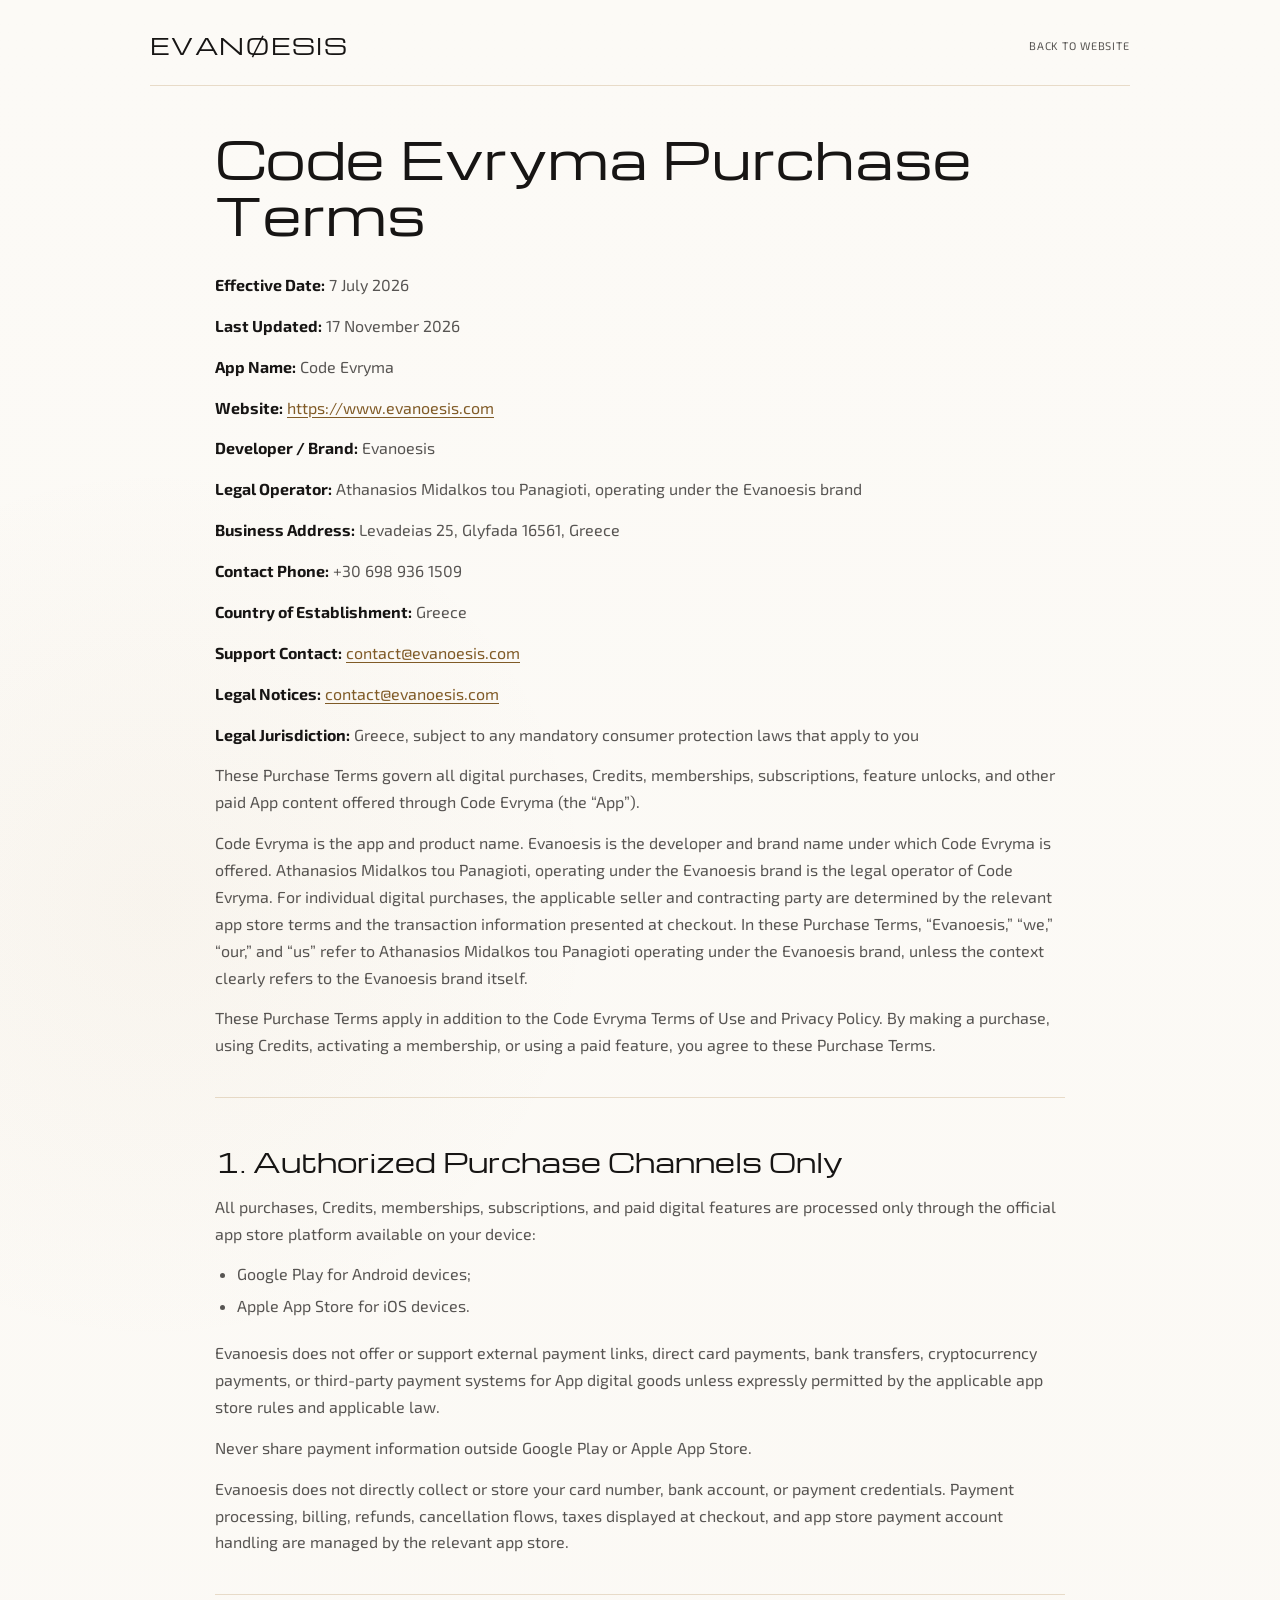
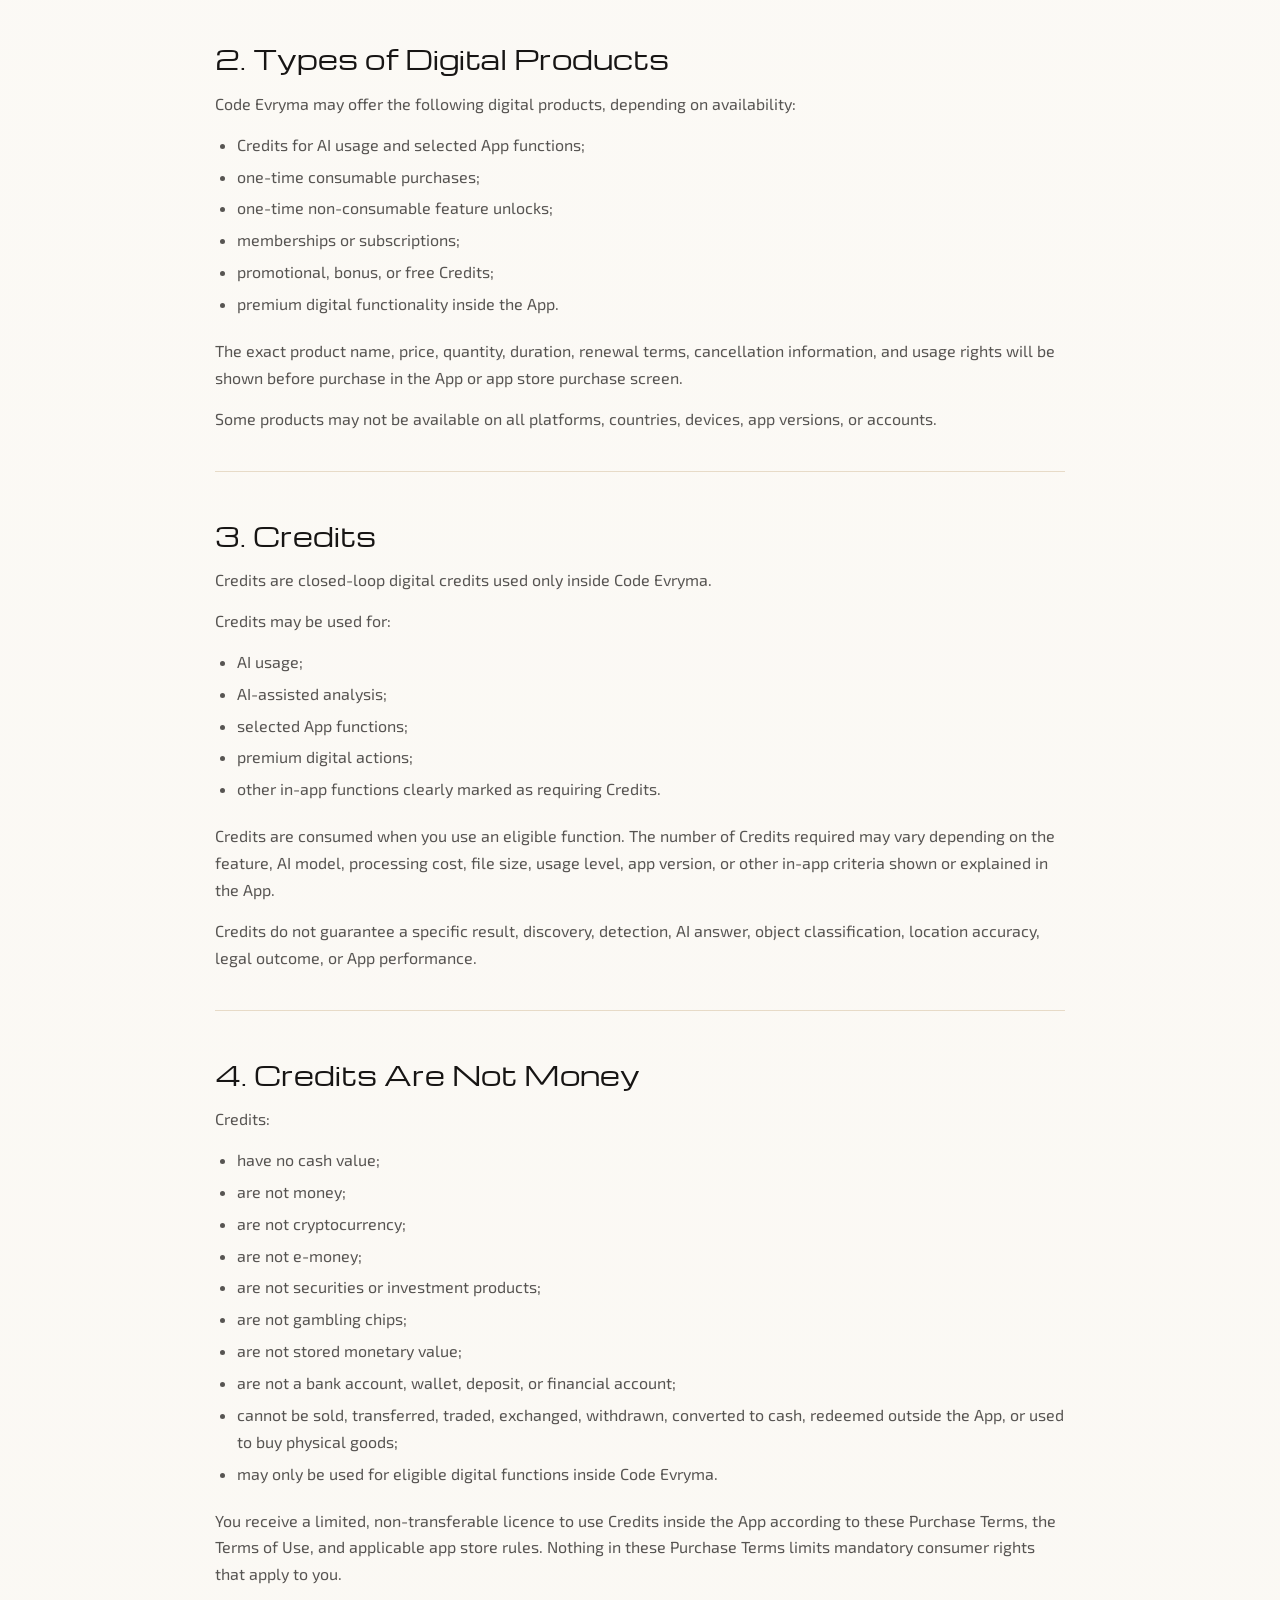
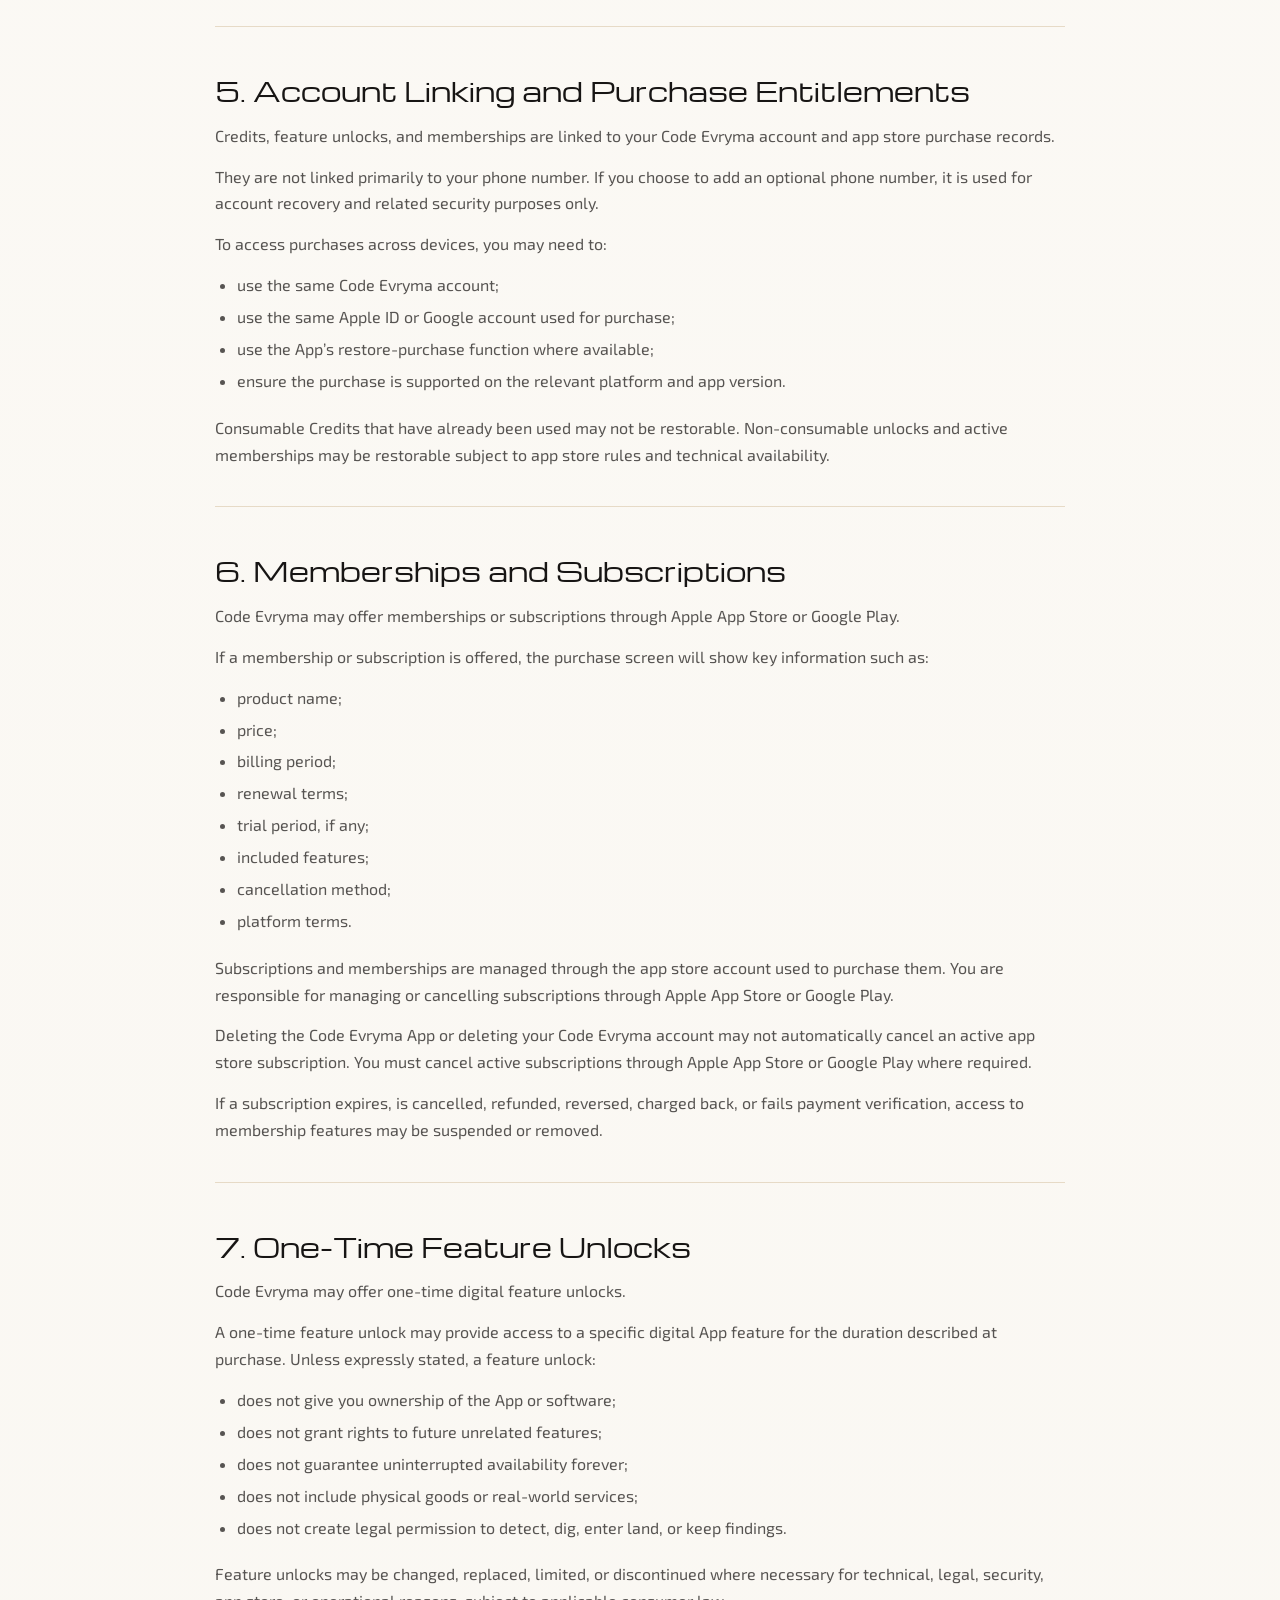
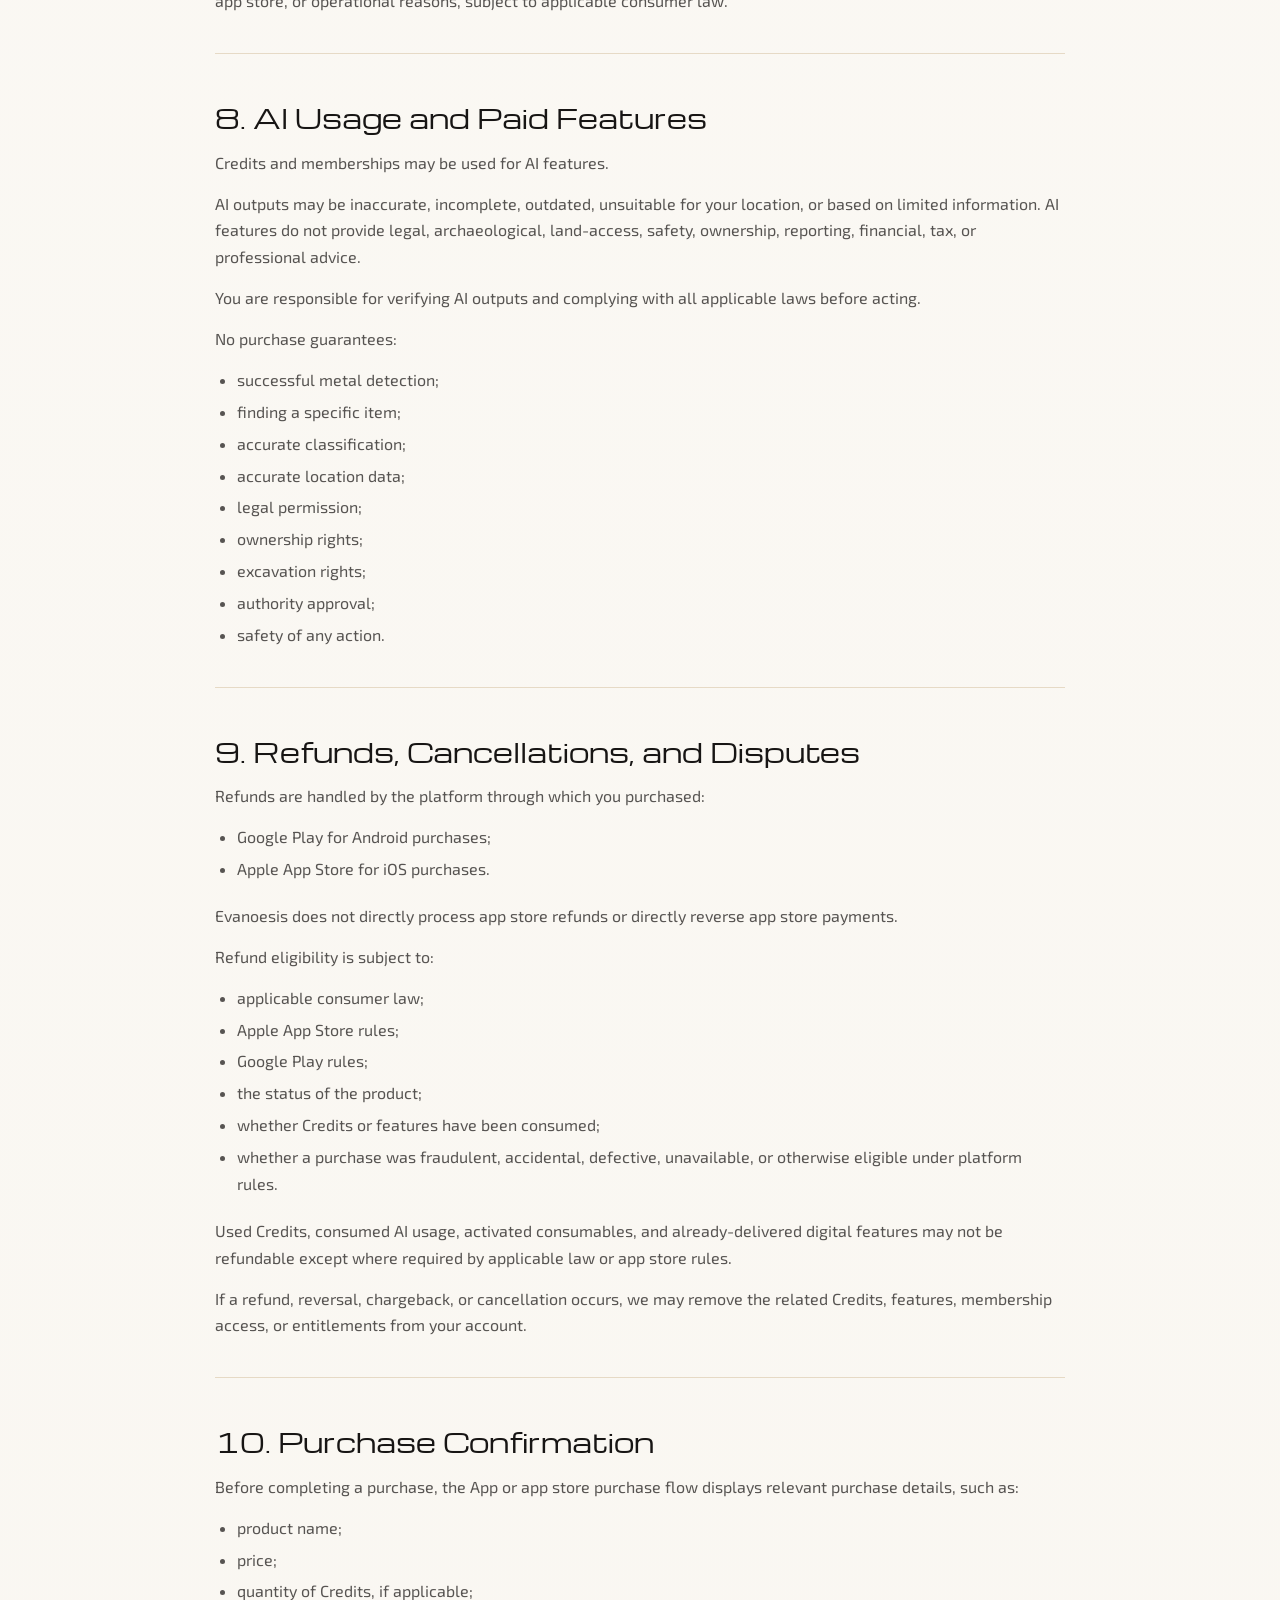
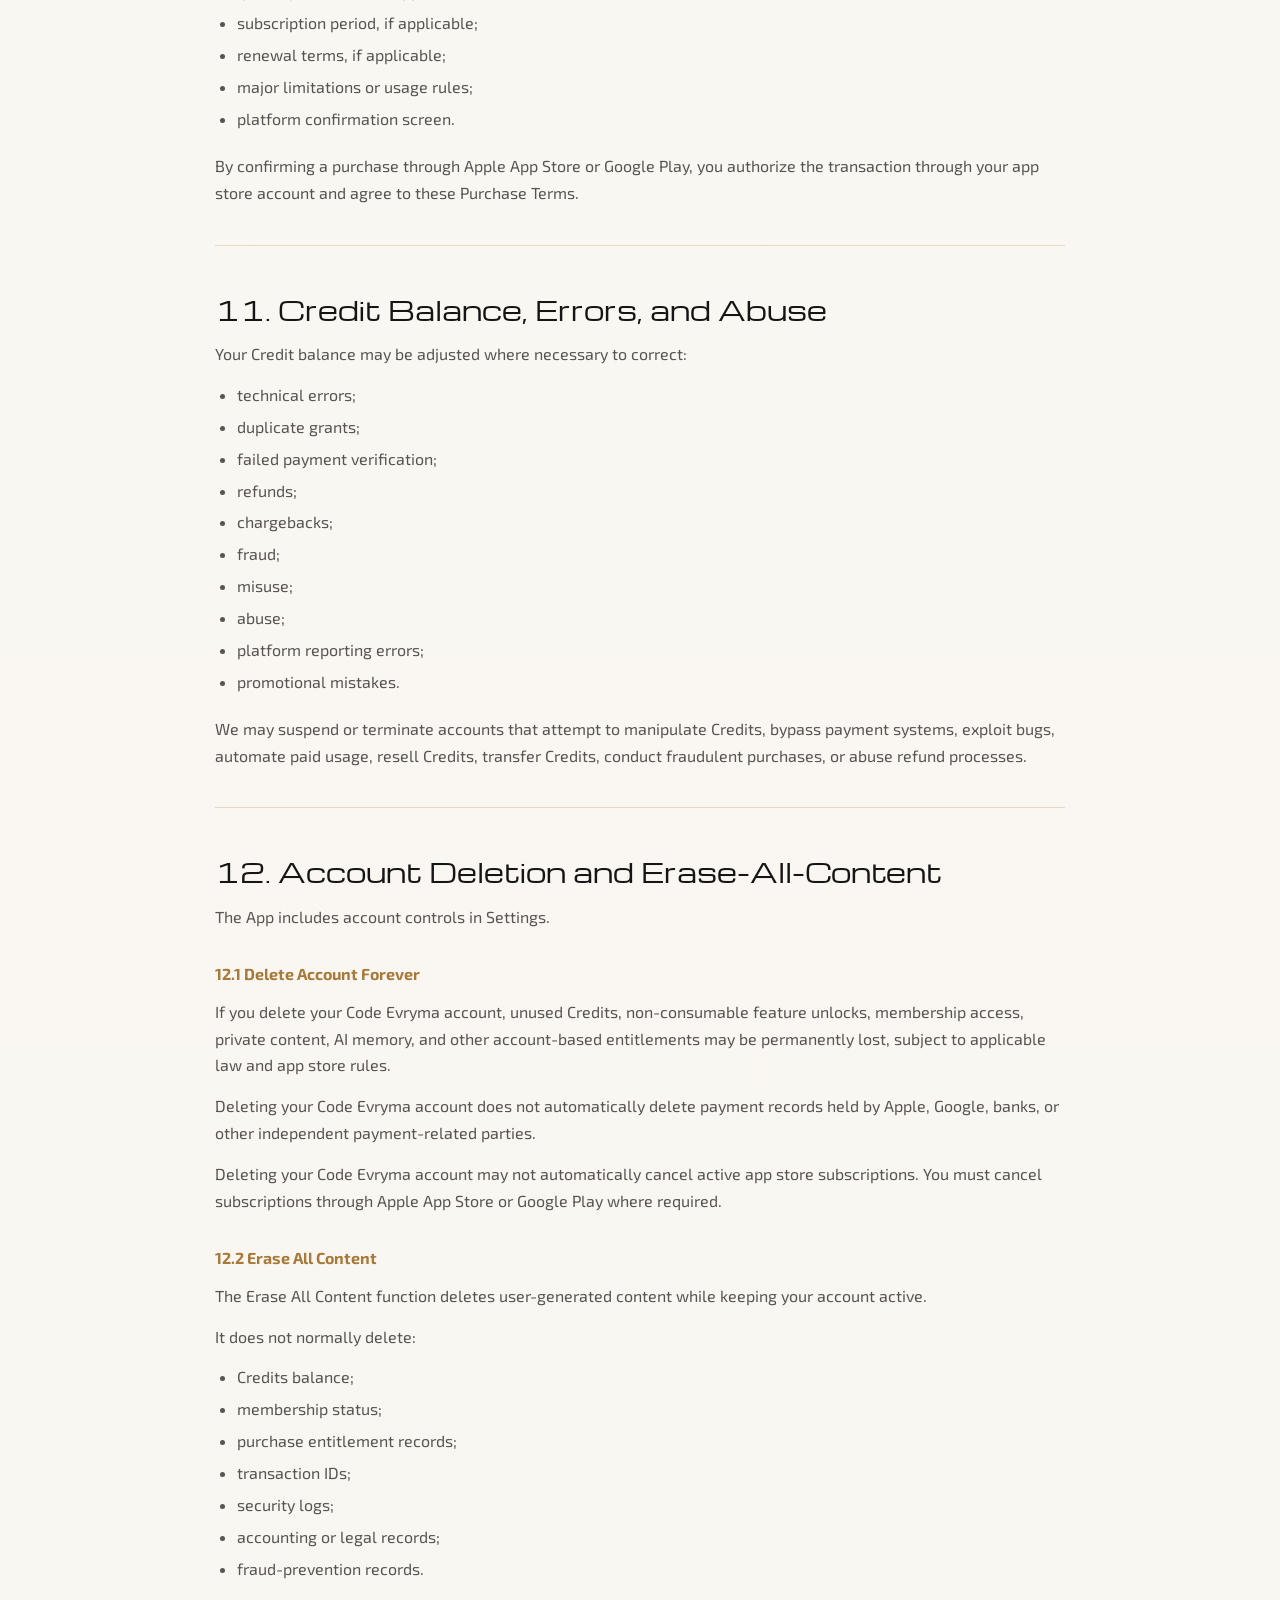
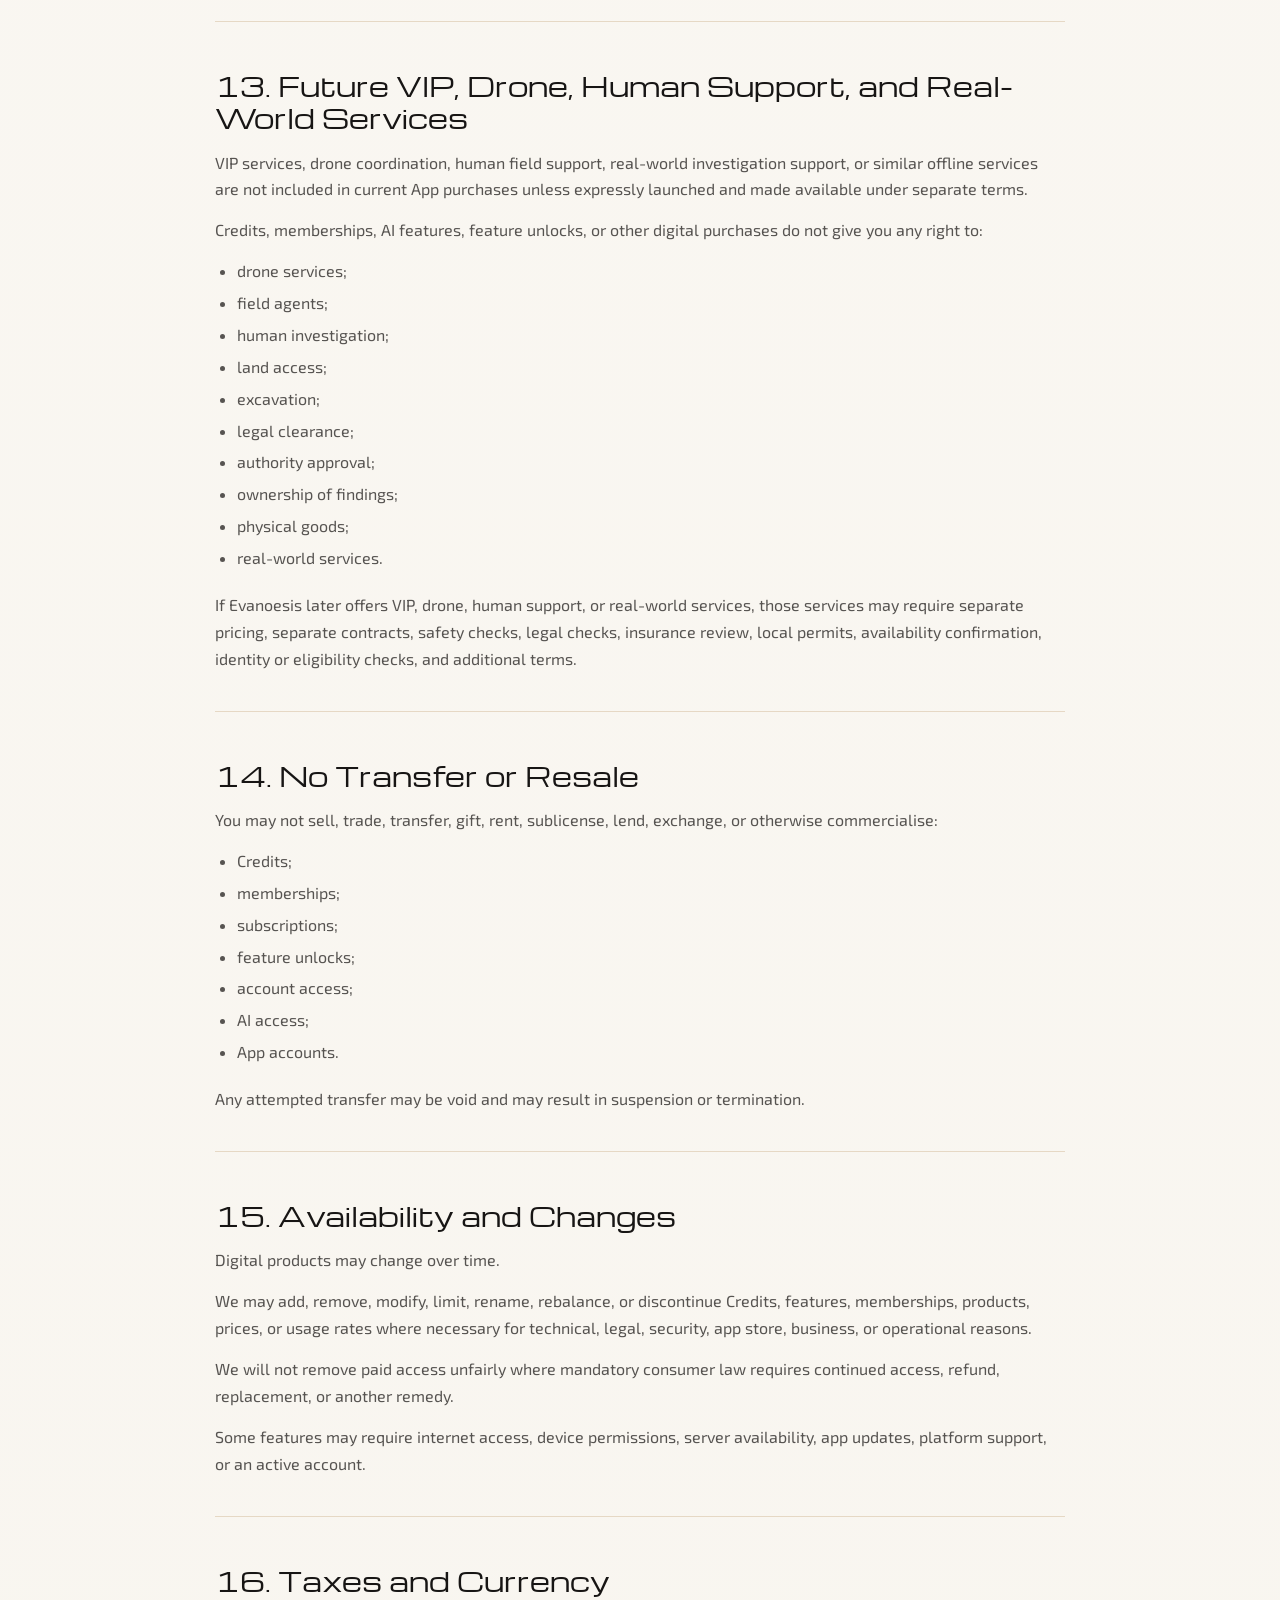
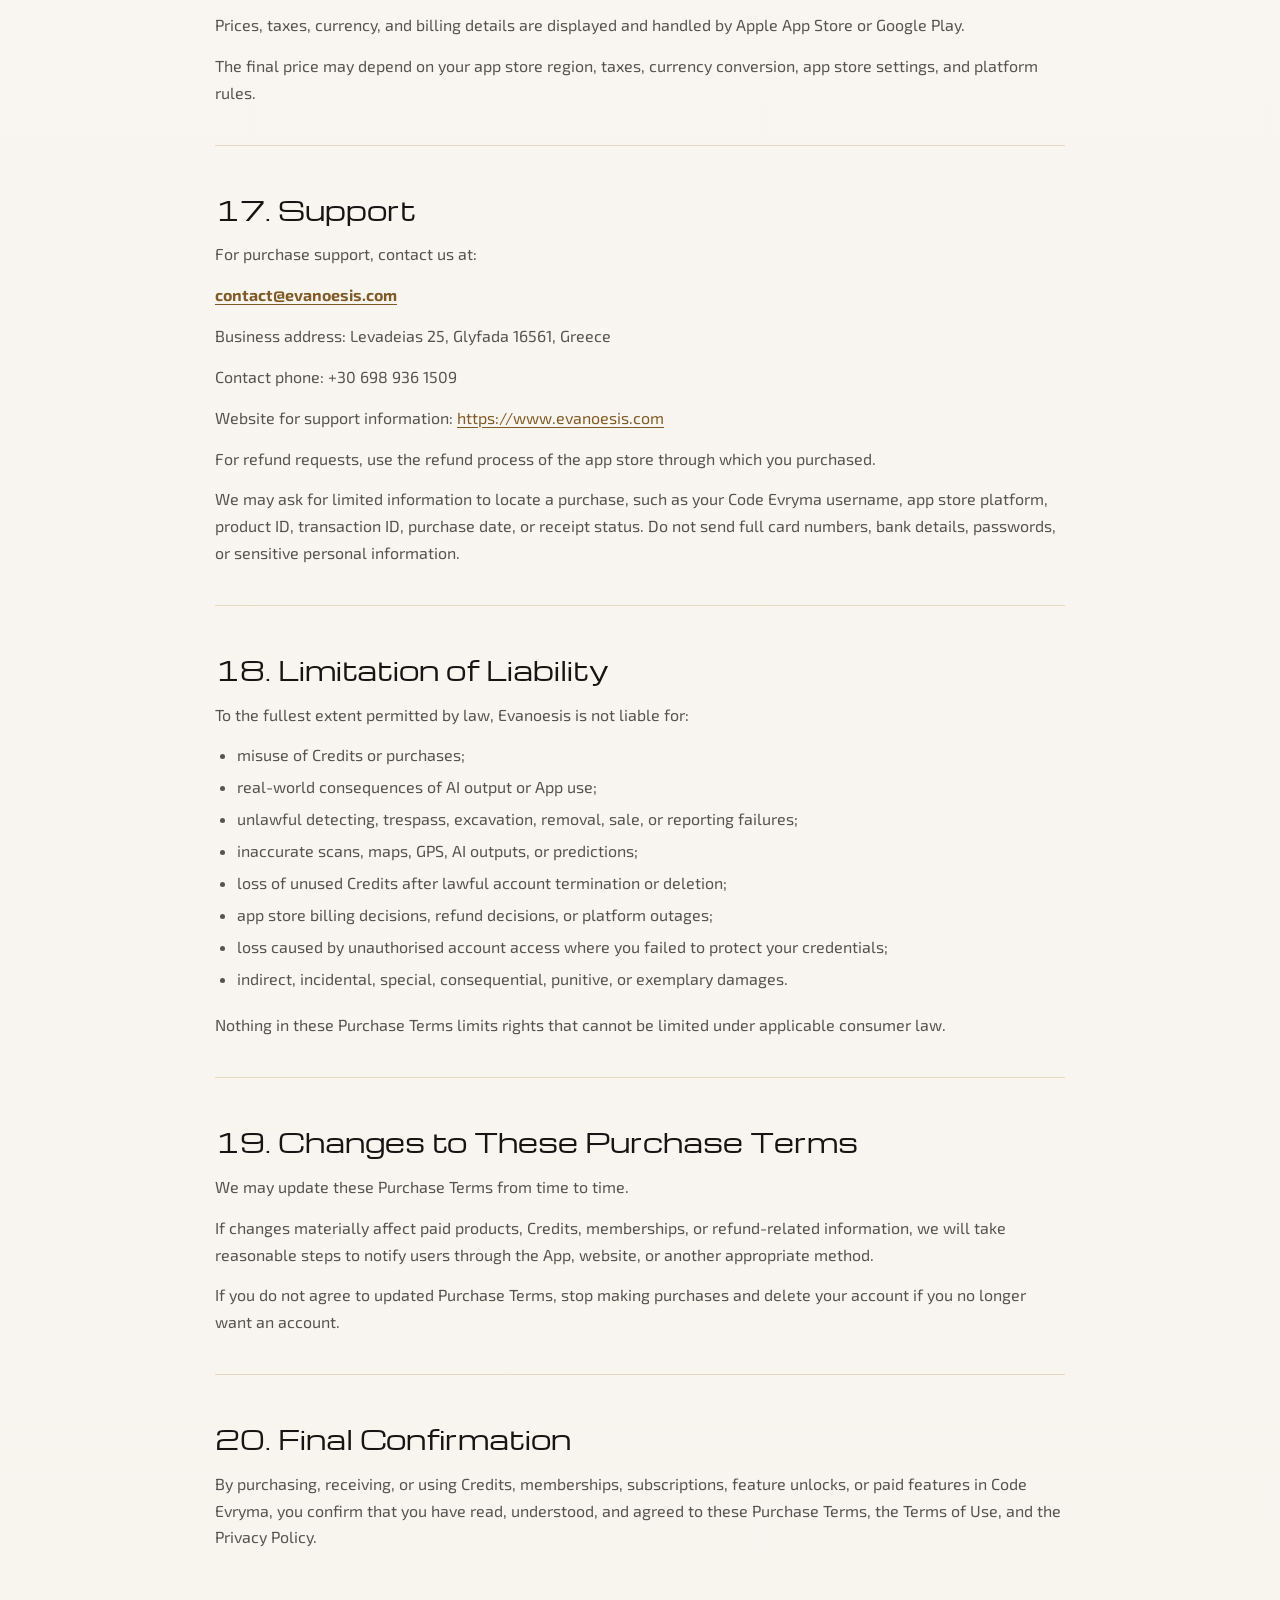
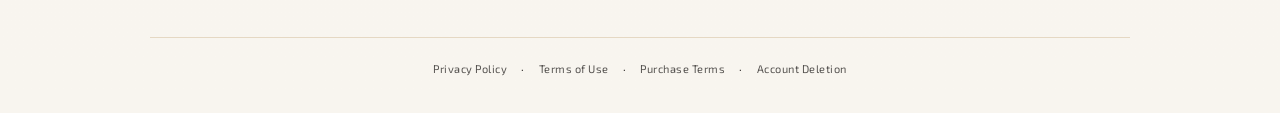
<file: purchase-terms/index.html>
<!doctype html>
<html lang="en">
<head>
<meta charset="utf-8">
<meta name="viewport" content="width=device-width, initial-scale=1.0, maximum-scale=5.0, user-scalable=yes">
<title>Code Evryma Purchase Terms | EVANØESIS</title>
<meta name="description" content="Code Evryma Purchase Terms for Code Evryma by EVANØESIS.">
<meta name="robots" content="index,follow">
<link rel="canonical" href="https://www.evanoesis.com/purchase-terms">
<link rel="preconnect" href="https://fonts.googleapis.com">
<link rel="preconnect" href="https://fonts.gstatic.com" crossorigin>
<link href="https://fonts.googleapis.com/css2?family=Exo+2:wght@300;400;500;600&family=Michroma&display=swap" rel="stylesheet">
<style>
:root{--paper:#f8f5ef;--paper2:#fcfaf6;--ink:#171514;--soft:rgba(23,21,20,.72);--gold:#a87938;--line:rgba(168,121,56,.24)}
*{box-sizing:border-box}html{background:var(--paper)}
body{margin:0;color:var(--ink);background:radial-gradient(circle at 12% 8%,rgba(168,121,56,.045),transparent 28rem),linear-gradient(180deg,var(--paper2),var(--paper));font-family:"Exo 2",system-ui,-apple-system,"Segoe UI",sans-serif;line-height:1.68}
.site-head{width:min(980px,calc(100% - 36px));margin:0 auto;padding:28px 0 20px;display:flex;align-items:center;justify-content:space-between;gap:20px;border-bottom:1px solid var(--line)}
.brand{font-family:"Michroma",sans-serif;font-size:clamp(16px,2vw,22px);letter-spacing:.08em;color:var(--ink);text-decoration:none}
.back{font-size:11px;letter-spacing:.08em;text-transform:uppercase;color:var(--soft);text-decoration:none}
main{width:min(980px,calc(100% - 36px));margin:0 auto;padding:44px 0 72px}
article{max-width:850px;margin:0 auto}
h1{margin:0 0 30px;font-family:"Michroma",sans-serif;font-size:clamp(28px,4.6vw,50px);line-height:1.12;font-weight:400;letter-spacing:.015em}
h2{margin:48px 0 15px;font-family:"Michroma",sans-serif;font-size:clamp(18px,2.6vw,26px);line-height:1.25;font-weight:400}
h3{margin:30px 0 11px;font-size:16px;color:var(--gold)}
p{margin:0 0 14px;color:var(--soft)}strong{color:var(--ink)}
ul{margin:8px 0 20px;padding-left:1.35rem;color:var(--soft)}li{margin:5px 0}
a{color:#805b27;text-underline-offset:3px}hr{border:0;border-top:1px solid var(--line);margin:38px 0}
.table-wrap{overflow-x:auto;margin:18px 0 26px;border:1px solid var(--line);border-radius:10px}
table{width:100%;min-width:700px;border-collapse:collapse;font-size:14px}
th,td{padding:11px 13px;text-align:left;vertical-align:top;border-right:1px solid var(--line);border-bottom:1px solid var(--line)}
th:last-child,td:last-child{border-right:0}tr:last-child td{border-bottom:0}th{background:rgba(168,121,56,.055);color:var(--ink);font-weight:600}
.legal-nav{width:min(980px,calc(100% - 36px));margin:0 auto;padding:22px 0 34px;border-top:1px solid var(--line);display:flex;flex-wrap:wrap;justify-content:center;gap:7px 14px;font-size:11px;letter-spacing:.045em}
.legal-nav a{color:var(--soft);text-decoration:none}.legal-nav a:hover,.back:hover{color:var(--gold)}
@media(max-width:600px){.site-head{padding-top:20px}main{padding-top:30px}h2{margin-top:38px}p,li{font-size:14px}}
</style>
</head>
<body>
<header class="site-head">
<a class="brand" href="/">EVANØESIS</a>
<a class="back" href="/#projects">Back to website</a>
</header>
<main><article>
<h1>Code Evryma Purchase Terms</h1>
<p><strong>Effective Date:</strong> 7 July 2026</p>
<p><strong>Last Updated:</strong> 17 November 2026</p>
<p><strong>App Name:</strong> Code Evryma</p>
<p><strong>Website:</strong> <a href="https://www.evanoesis.com">https://www.evanoesis.com</a></p>
<p><strong>Developer / Brand:</strong> Evanoesis</p>
<p><strong>Legal Operator:</strong> Athanasios Midalkos tou Panagioti, operating under the Evanoesis brand</p>
<p><strong>Business Address:</strong> Levadeias 25, Glyfada 16561, Greece</p>
<p><strong>Contact Phone:</strong> +30 698 936 1509</p>
<p><strong>Country of Establishment:</strong> Greece</p>
<p><strong>Support Contact:</strong> <a href="mailto:contact@evanoesis.com">contact@evanoesis.com</a></p>
<p><strong>Legal Notices:</strong> <a href="mailto:contact@evanoesis.com">contact@evanoesis.com</a></p>
<p><strong>Legal Jurisdiction:</strong> Greece, subject to any mandatory consumer protection laws that apply to you</p>
<p>These Purchase Terms govern all digital purchases, Credits, memberships, subscriptions, feature unlocks, and other paid App content offered through Code Evryma (the “App”).</p>
<p>Code Evryma is the app and product name. Evanoesis is the developer and brand name under which Code Evryma is offered. Athanasios Midalkos tou Panagioti, operating under the Evanoesis brand is the legal operator of Code Evryma. For individual digital purchases, the applicable seller and contracting party are determined by the relevant app store terms and the transaction information presented at checkout. In these Purchase Terms, “Evanoesis,” “we,” “our,” and “us” refer to Athanasios Midalkos tou Panagioti operating under the Evanoesis brand, unless the context clearly refers to the Evanoesis brand itself.</p>
<p>These Purchase Terms apply in addition to the Code Evryma Terms of Use and Privacy Policy. By making a purchase, using Credits, activating a membership, or using a paid feature, you agree to these Purchase Terms.</p>
<hr>
<h2>1. Authorized Purchase Channels Only</h2>
<p>All purchases, Credits, memberships, subscriptions, and paid digital features are processed only through the official app store platform available on your device:</p>
<ul>
<li>Google Play for Android devices;</li>
<li>Apple App Store for iOS devices.</li>
</ul>
<p>Evanoesis does not offer or support external payment links, direct card payments, bank transfers, cryptocurrency payments, or third-party payment systems for App digital goods unless expressly permitted by the applicable app store rules and applicable law.</p>
<p>Never share payment information outside Google Play or Apple App Store.</p>
<p>Evanoesis does not directly collect or store your card number, bank account, or payment credentials. Payment processing, billing, refunds, cancellation flows, taxes displayed at checkout, and app store payment account handling are managed by the relevant app store.</p>
<hr>
<h2>2. Types of Digital Products</h2>
<p>Code Evryma may offer the following digital products, depending on availability:</p>
<ul>
<li>Credits for AI usage and selected App functions;</li>
<li>one-time consumable purchases;</li>
<li>one-time non-consumable feature unlocks;</li>
<li>memberships or subscriptions;</li>
<li>promotional, bonus, or free Credits;</li>
<li>premium digital functionality inside the App.</li>
</ul>
<p>The exact product name, price, quantity, duration, renewal terms, cancellation information, and usage rights will be shown before purchase in the App or app store purchase screen.</p>
<p>Some products may not be available on all platforms, countries, devices, app versions, or accounts.</p>
<hr>
<h2>3. Credits</h2>
<p>Credits are closed-loop digital credits used only inside Code Evryma.</p>
<p>Credits may be used for:</p>
<ul>
<li>AI usage;</li>
<li>AI-assisted analysis;</li>
<li>selected App functions;</li>
<li>premium digital actions;</li>
<li>other in-app functions clearly marked as requiring Credits.</li>
</ul>
<p>Credits are consumed when you use an eligible function. The number of Credits required may vary depending on the feature, AI model, processing cost, file size, usage level, app version, or other in-app criteria shown or explained in the App.</p>
<p>Credits do not guarantee a specific result, discovery, detection, AI answer, object classification, location accuracy, legal outcome, or App performance.</p>
<hr>
<h2>4. Credits Are Not Money</h2>
<p>Credits:</p>
<ul>
<li>have no cash value;</li>
<li>are not money;</li>
<li>are not cryptocurrency;</li>
<li>are not e-money;</li>
<li>are not securities or investment products;</li>
<li>are not gambling chips;</li>
<li>are not stored monetary value;</li>
<li>are not a bank account, wallet, deposit, or financial account;</li>
<li>cannot be sold, transferred, traded, exchanged, withdrawn, converted to cash, redeemed outside the App, or used to buy physical goods;</li>
<li>may only be used for eligible digital functions inside Code Evryma.</li>
</ul>
<p>You receive a limited, non-transferable licence to use Credits inside the App according to these Purchase Terms, the Terms of Use, and applicable app store rules. Nothing in these Purchase Terms limits mandatory consumer rights that apply to you.</p>
<hr>
<h2>5. Account Linking and Purchase Entitlements</h2>
<p>Credits, feature unlocks, and memberships are linked to your Code Evryma account and app store purchase records.</p>
<p>They are not linked primarily to your phone number. If you choose to add an optional phone number, it is used for account recovery and related security purposes only.</p>
<p>To access purchases across devices, you may need to:</p>
<ul>
<li>use the same Code Evryma account;</li>
<li>use the same Apple ID or Google account used for purchase;</li>
<li>use the App’s restore-purchase function where available;</li>
<li>ensure the purchase is supported on the relevant platform and app version.</li>
</ul>
<p>Consumable Credits that have already been used may not be restorable. Non-consumable unlocks and active memberships may be restorable subject to app store rules and technical availability.</p>
<hr>
<h2>6. Memberships and Subscriptions</h2>
<p>Code Evryma may offer memberships or subscriptions through Apple App Store or Google Play.</p>
<p>If a membership or subscription is offered, the purchase screen will show key information such as:</p>
<ul>
<li>product name;</li>
<li>price;</li>
<li>billing period;</li>
<li>renewal terms;</li>
<li>trial period, if any;</li>
<li>included features;</li>
<li>cancellation method;</li>
<li>platform terms.</li>
</ul>
<p>Subscriptions and memberships are managed through the app store account used to purchase them. You are responsible for managing or cancelling subscriptions through Apple App Store or Google Play.</p>
<p>Deleting the Code Evryma App or deleting your Code Evryma account may not automatically cancel an active app store subscription. You must cancel active subscriptions through Apple App Store or Google Play where required.</p>
<p>If a subscription expires, is cancelled, refunded, reversed, charged back, or fails payment verification, access to membership features may be suspended or removed.</p>
<hr>
<h2>7. One-Time Feature Unlocks</h2>
<p>Code Evryma may offer one-time digital feature unlocks.</p>
<p>A one-time feature unlock may provide access to a specific digital App feature for the duration described at purchase. Unless expressly stated, a feature unlock:</p>
<ul>
<li>does not give you ownership of the App or software;</li>
<li>does not grant rights to future unrelated features;</li>
<li>does not guarantee uninterrupted availability forever;</li>
<li>does not include physical goods or real-world services;</li>
<li>does not create legal permission to detect, dig, enter land, or keep findings.</li>
</ul>
<p>Feature unlocks may be changed, replaced, limited, or discontinued where necessary for technical, legal, security, app store, or operational reasons, subject to applicable consumer law.</p>
<hr>
<h2>8. AI Usage and Paid Features</h2>
<p>Credits and memberships may be used for AI features.</p>
<p>AI outputs may be inaccurate, incomplete, outdated, unsuitable for your location, or based on limited information. AI features do not provide legal, archaeological, land-access, safety, ownership, reporting, financial, tax, or professional advice.</p>
<p>You are responsible for verifying AI outputs and complying with all applicable laws before acting.</p>
<p>No purchase guarantees:</p>
<ul>
<li>successful metal detection;</li>
<li>finding a specific item;</li>
<li>accurate classification;</li>
<li>accurate location data;</li>
<li>legal permission;</li>
<li>ownership rights;</li>
<li>excavation rights;</li>
<li>authority approval;</li>
<li>safety of any action.</li>
</ul>
<hr>
<h2>9. Refunds, Cancellations, and Disputes</h2>
<p>Refunds are handled by the platform through which you purchased:</p>
<ul>
<li>Google Play for Android purchases;</li>
<li>Apple App Store for iOS purchases.</li>
</ul>
<p>Evanoesis does not directly process app store refunds or directly reverse app store payments.</p>
<p>Refund eligibility is subject to:</p>
<ul>
<li>applicable consumer law;</li>
<li>Apple App Store rules;</li>
<li>Google Play rules;</li>
<li>the status of the product;</li>
<li>whether Credits or features have been consumed;</li>
<li>whether a purchase was fraudulent, accidental, defective, unavailable, or otherwise eligible under platform rules.</li>
</ul>
<p>Used Credits, consumed AI usage, activated consumables, and already-delivered digital features may not be refundable except where required by applicable law or app store rules.</p>
<p>If a refund, reversal, chargeback, or cancellation occurs, we may remove the related Credits, features, membership access, or entitlements from your account.</p>
<hr>
<h2>10. Purchase Confirmation</h2>
<p>Before completing a purchase, the App or app store purchase flow displays relevant purchase details, such as:</p>
<ul>
<li>product name;</li>
<li>price;</li>
<li>quantity of Credits, if applicable;</li>
<li>subscription period, if applicable;</li>
<li>renewal terms, if applicable;</li>
<li>major limitations or usage rules;</li>
<li>platform confirmation screen.</li>
</ul>
<p>By confirming a purchase through Apple App Store or Google Play, you authorize the transaction through your app store account and agree to these Purchase Terms.</p>
<hr>
<h2>11. Credit Balance, Errors, and Abuse</h2>
<p>Your Credit balance may be adjusted where necessary to correct:</p>
<ul>
<li>technical errors;</li>
<li>duplicate grants;</li>
<li>failed payment verification;</li>
<li>refunds;</li>
<li>chargebacks;</li>
<li>fraud;</li>
<li>misuse;</li>
<li>abuse;</li>
<li>platform reporting errors;</li>
<li>promotional mistakes.</li>
</ul>
<p>We may suspend or terminate accounts that attempt to manipulate Credits, bypass payment systems, exploit bugs, automate paid usage, resell Credits, transfer Credits, conduct fraudulent purchases, or abuse refund processes.</p>
<hr>
<h2>12. Account Deletion and Erase-All-Content</h2>
<p>The App includes account controls in Settings.</p>
<h3>12.1 Delete Account Forever</h3>
<p>If you delete your Code Evryma account, unused Credits, non-consumable feature unlocks, membership access, private content, AI memory, and other account-based entitlements may be permanently lost, subject to applicable law and app store rules.</p>
<p>Deleting your Code Evryma account does not automatically delete payment records held by Apple, Google, banks, or other independent payment-related parties.</p>
<p>Deleting your Code Evryma account may not automatically cancel active app store subscriptions. You must cancel subscriptions through Apple App Store or Google Play where required.</p>
<h3>12.2 Erase All Content</h3>
<p>The Erase All Content function deletes user-generated content while keeping your account active.</p>
<p>It does not normally delete:</p>
<ul>
<li>Credits balance;</li>
<li>membership status;</li>
<li>purchase entitlement records;</li>
<li>transaction IDs;</li>
<li>security logs;</li>
<li>accounting or legal records;</li>
<li>fraud-prevention records.</li>
</ul>
<hr>
<h2>13. Future VIP, Drone, Human Support, and Real-World Services</h2>
<p>VIP services, drone coordination, human field support, real-world investigation support, or similar offline services are not included in current App purchases unless expressly launched and made available under separate terms.</p>
<p>Credits, memberships, AI features, feature unlocks, or other digital purchases do not give you any right to:</p>
<ul>
<li>drone services;</li>
<li>field agents;</li>
<li>human investigation;</li>
<li>land access;</li>
<li>excavation;</li>
<li>legal clearance;</li>
<li>authority approval;</li>
<li>ownership of findings;</li>
<li>physical goods;</li>
<li>real-world services.</li>
</ul>
<p>If Evanoesis later offers VIP, drone, human support, or real-world services, those services may require separate pricing, separate contracts, safety checks, legal checks, insurance review, local permits, availability confirmation, identity or eligibility checks, and additional terms.</p>
<hr>
<h2>14. No Transfer or Resale</h2>
<p>You may not sell, trade, transfer, gift, rent, sublicense, lend, exchange, or otherwise commercialise:</p>
<ul>
<li>Credits;</li>
<li>memberships;</li>
<li>subscriptions;</li>
<li>feature unlocks;</li>
<li>account access;</li>
<li>AI access;</li>
<li>App accounts.</li>
</ul>
<p>Any attempted transfer may be void and may result in suspension or termination.</p>
<hr>
<h2>15. Availability and Changes</h2>
<p>Digital products may change over time.</p>
<p>We may add, remove, modify, limit, rename, rebalance, or discontinue Credits, features, memberships, products, prices, or usage rates where necessary for technical, legal, security, app store, business, or operational reasons.</p>
<p>We will not remove paid access unfairly where mandatory consumer law requires continued access, refund, replacement, or another remedy.</p>
<p>Some features may require internet access, device permissions, server availability, app updates, platform support, or an active account.</p>
<hr>
<h2>16. Taxes and Currency</h2>
<p>Prices, taxes, currency, and billing details are displayed and handled by Apple App Store or Google Play.</p>
<p>The final price may depend on your app store region, taxes, currency conversion, app store settings, and platform rules.</p>
<hr>
<h2>17. Support</h2>
<p>For purchase support, contact us at:</p>
<p><strong><a href="mailto:contact@evanoesis.com">contact@evanoesis.com</a></strong></p>
<p>Business address: Levadeias 25, Glyfada 16561, Greece</p>
<p>Contact phone: +30 698 936 1509</p>
<p>Website for support information: <a href="https://www.evanoesis.com">https://www.evanoesis.com</a></p>
<p>For refund requests, use the refund process of the app store through which you purchased.</p>
<p>We may ask for limited information to locate a purchase, such as your Code Evryma username, app store platform, product ID, transaction ID, purchase date, or receipt status. Do not send full card numbers, bank details, passwords, or sensitive personal information.</p>
<hr>
<h2>18. Limitation of Liability</h2>
<p>To the fullest extent permitted by law, Evanoesis is not liable for:</p>
<ul>
<li>misuse of Credits or purchases;</li>
<li>real-world consequences of AI output or App use;</li>
<li>unlawful detecting, trespass, excavation, removal, sale, or reporting failures;</li>
<li>inaccurate scans, maps, GPS, AI outputs, or predictions;</li>
<li>loss of unused Credits after lawful account termination or deletion;</li>
<li>app store billing decisions, refund decisions, or platform outages;</li>
<li>loss caused by unauthorised account access where you failed to protect your credentials;</li>
<li>indirect, incidental, special, consequential, punitive, or exemplary damages.</li>
</ul>
<p>Nothing in these Purchase Terms limits rights that cannot be limited under applicable consumer law.</p>
<hr>
<h2>19. Changes to These Purchase Terms</h2>
<p>We may update these Purchase Terms from time to time.</p>
<p>If changes materially affect paid products, Credits, memberships, or refund-related information, we will take reasonable steps to notify users through the App, website, or another appropriate method.</p>
<p>If you do not agree to updated Purchase Terms, stop making purchases and delete your account if you no longer want an account.</p>
<hr>
<h2>20. Final Confirmation</h2>
<p>By purchasing, receiving, or using Credits, memberships, subscriptions, feature unlocks, or paid features in Code Evryma, you confirm that you have read, understood, and agreed to these Purchase Terms, the Terms of Use, and the Privacy Policy.</p>
</article></main>
<nav class="legal-nav" aria-label="Code Evryma legal documents">
<a href="/privacy-policy">Privacy Policy</a><span aria-hidden="true">·</span>
<a href="/terms-of-use">Terms of Use</a><span aria-hidden="true">·</span>
<a href="/purchase-terms">Purchase Terms</a><span aria-hidden="true">·</span>
<a href="/account-deletion">Account Deletion</a>
</nav>
</body>
</html>
</file>
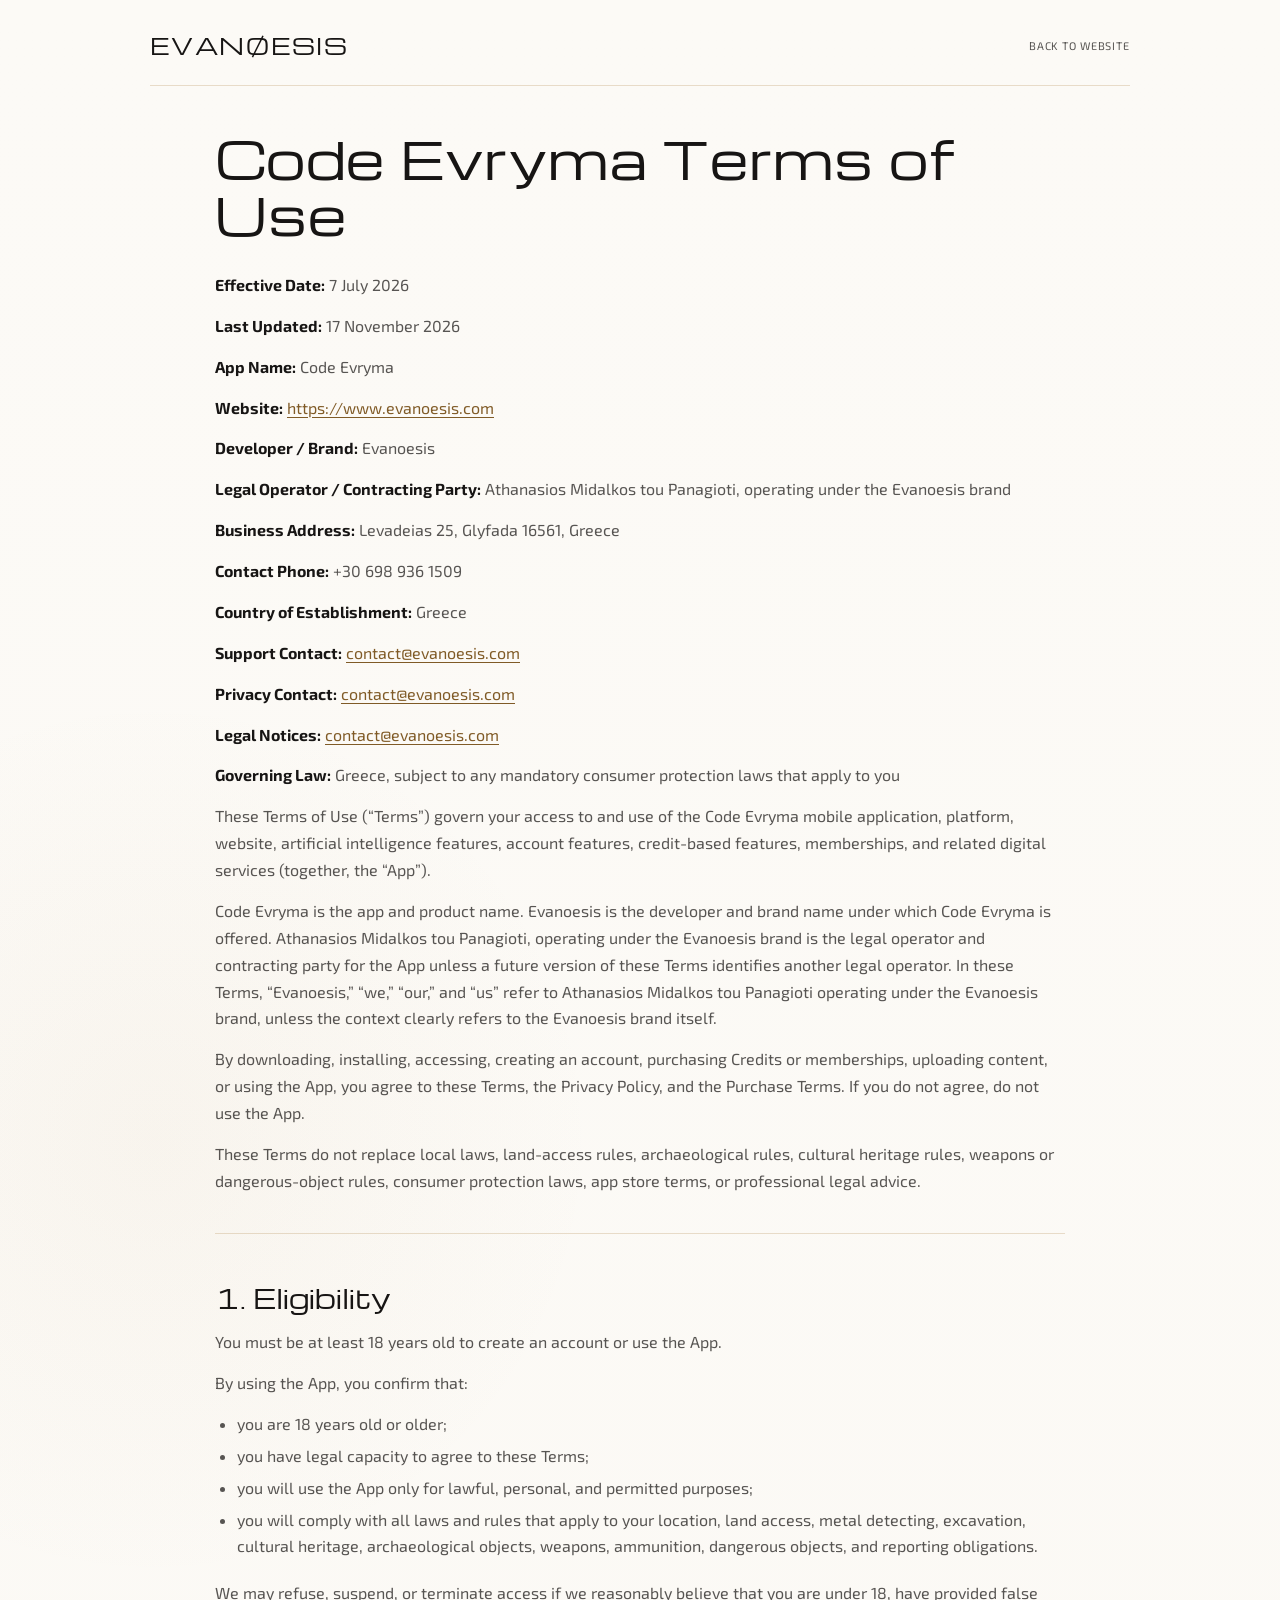
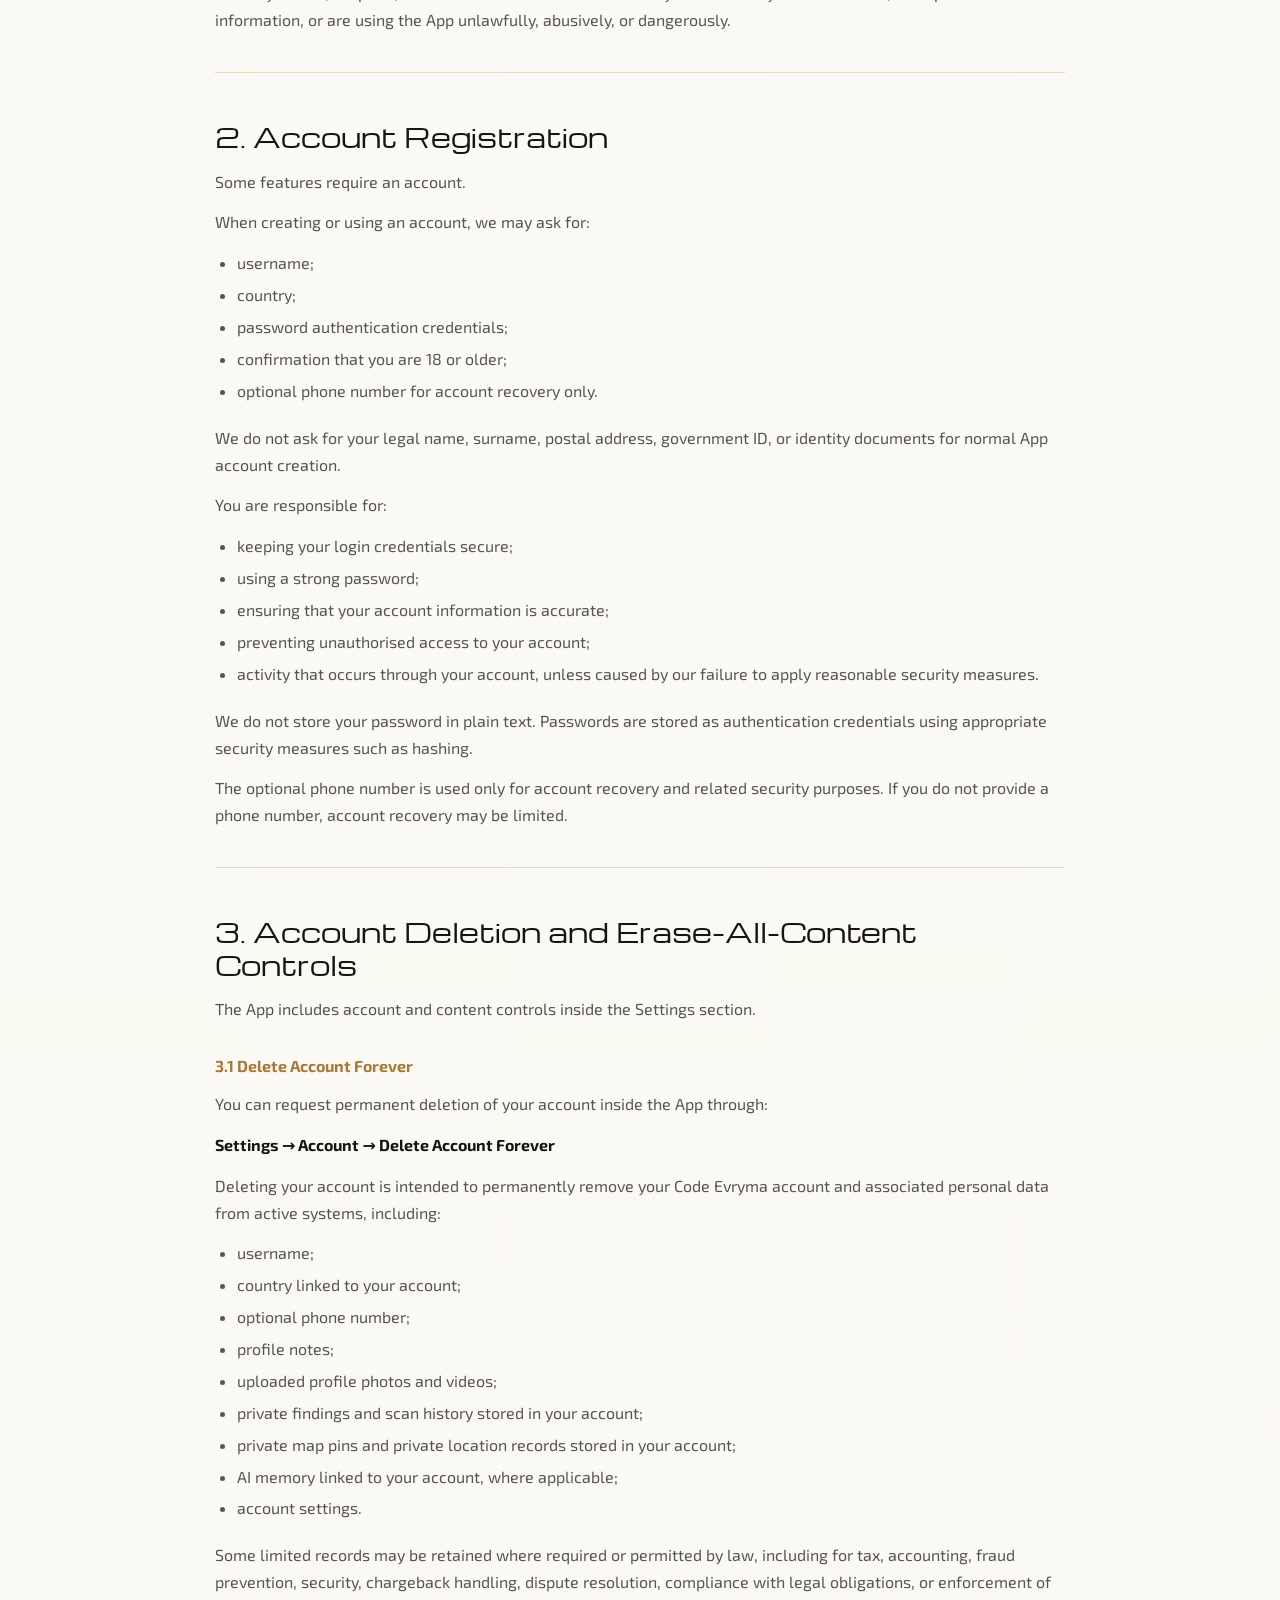
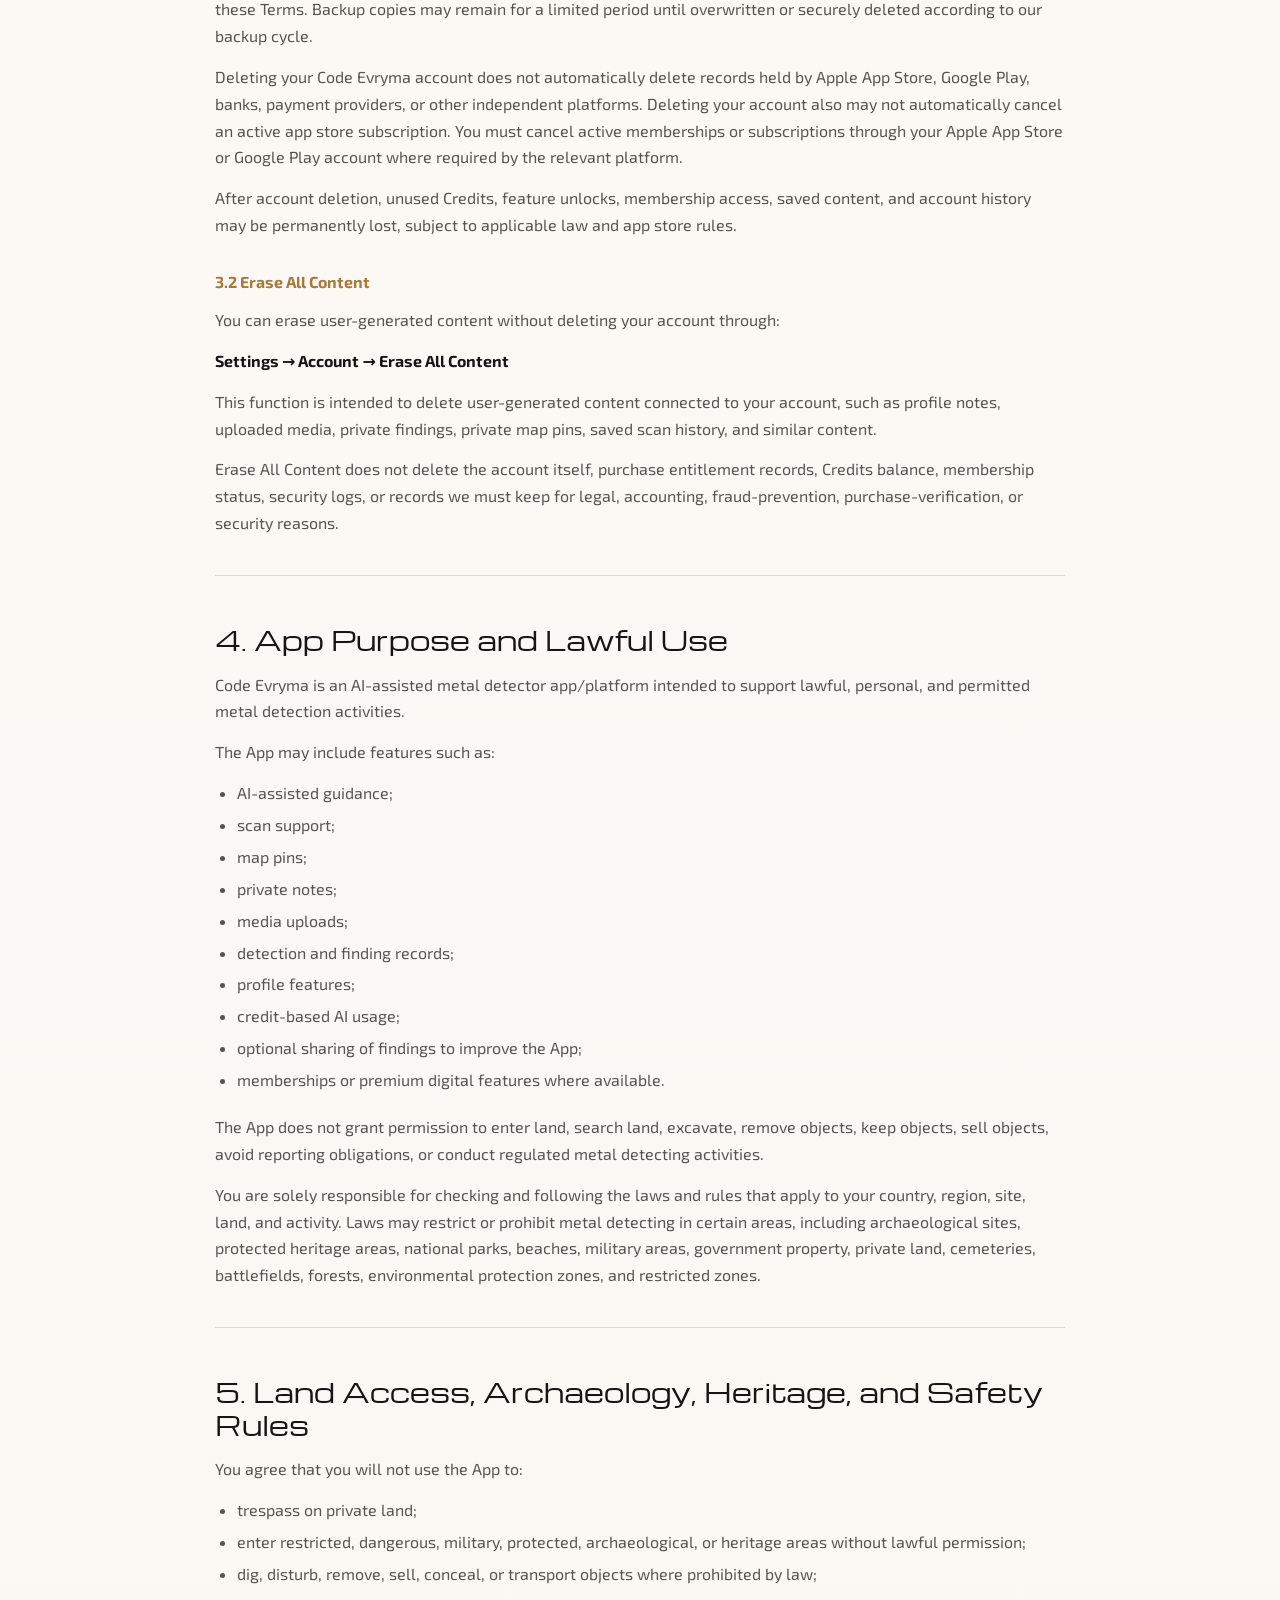
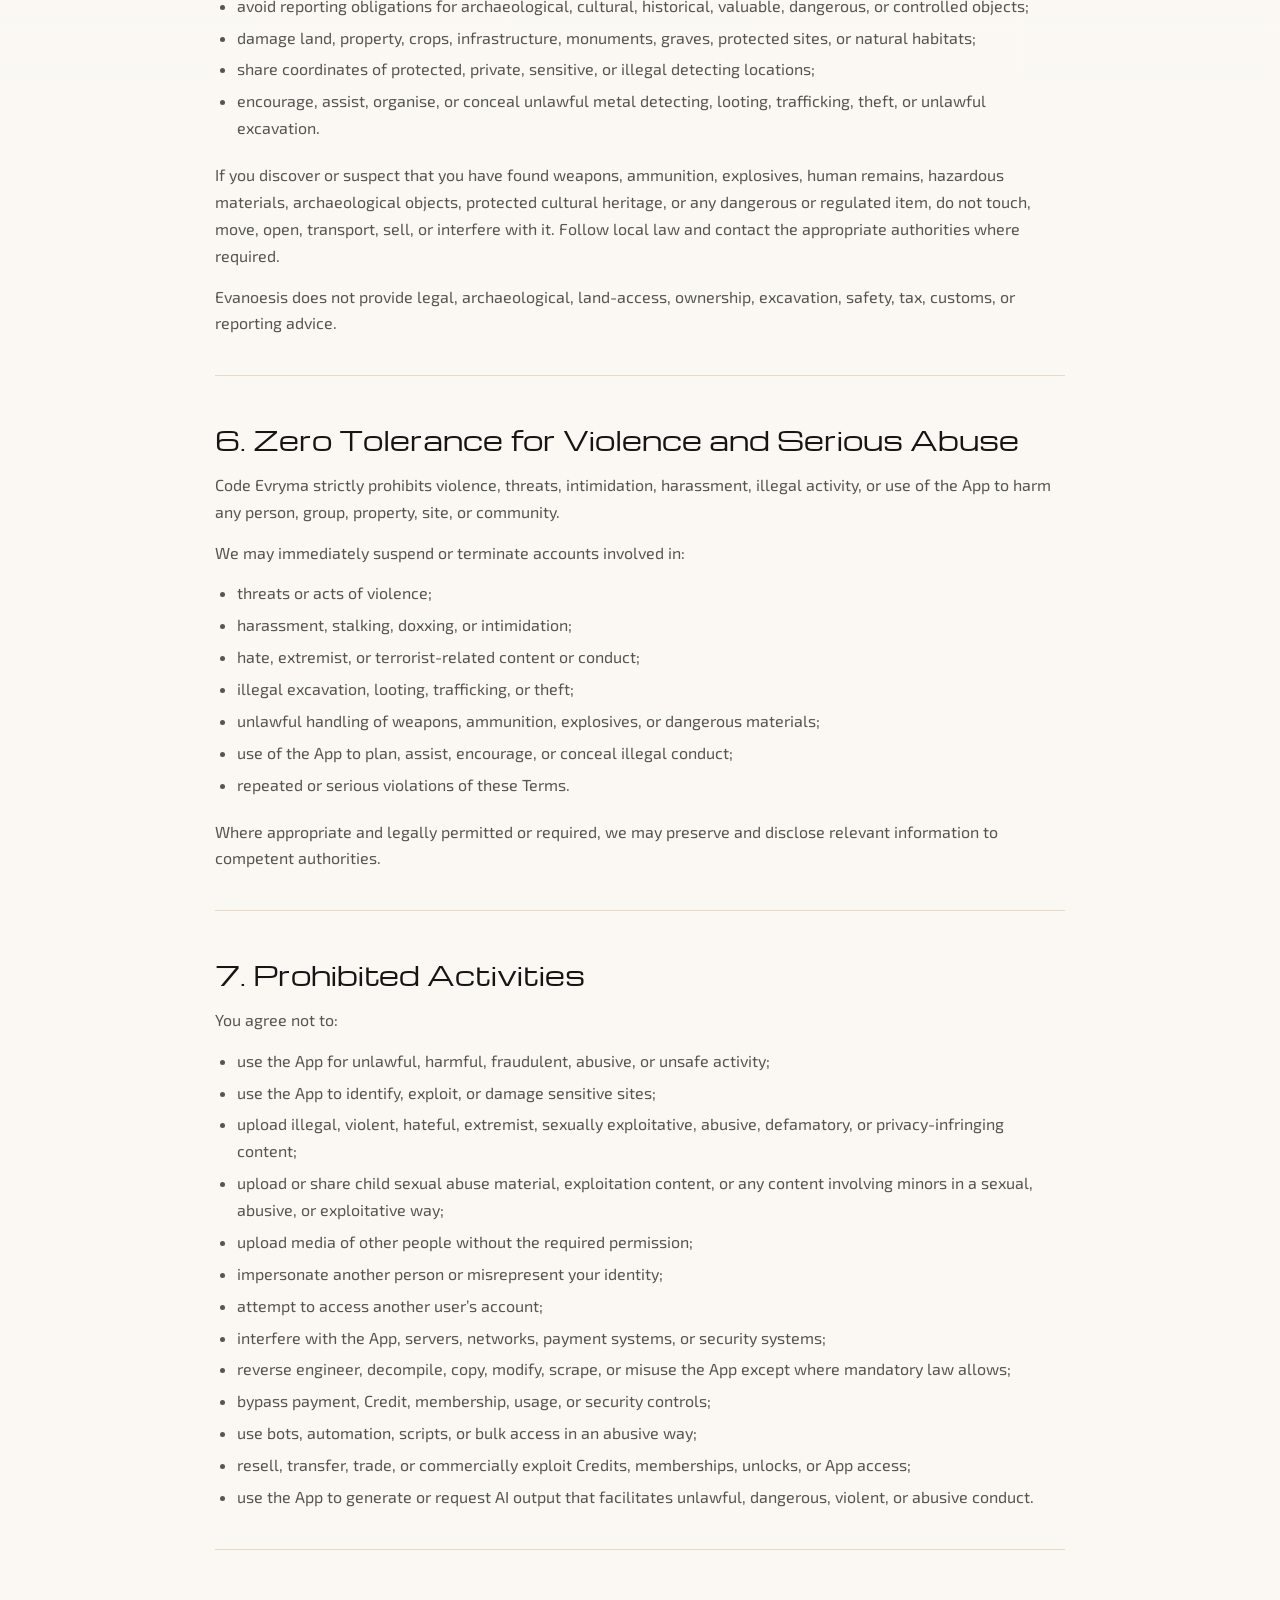
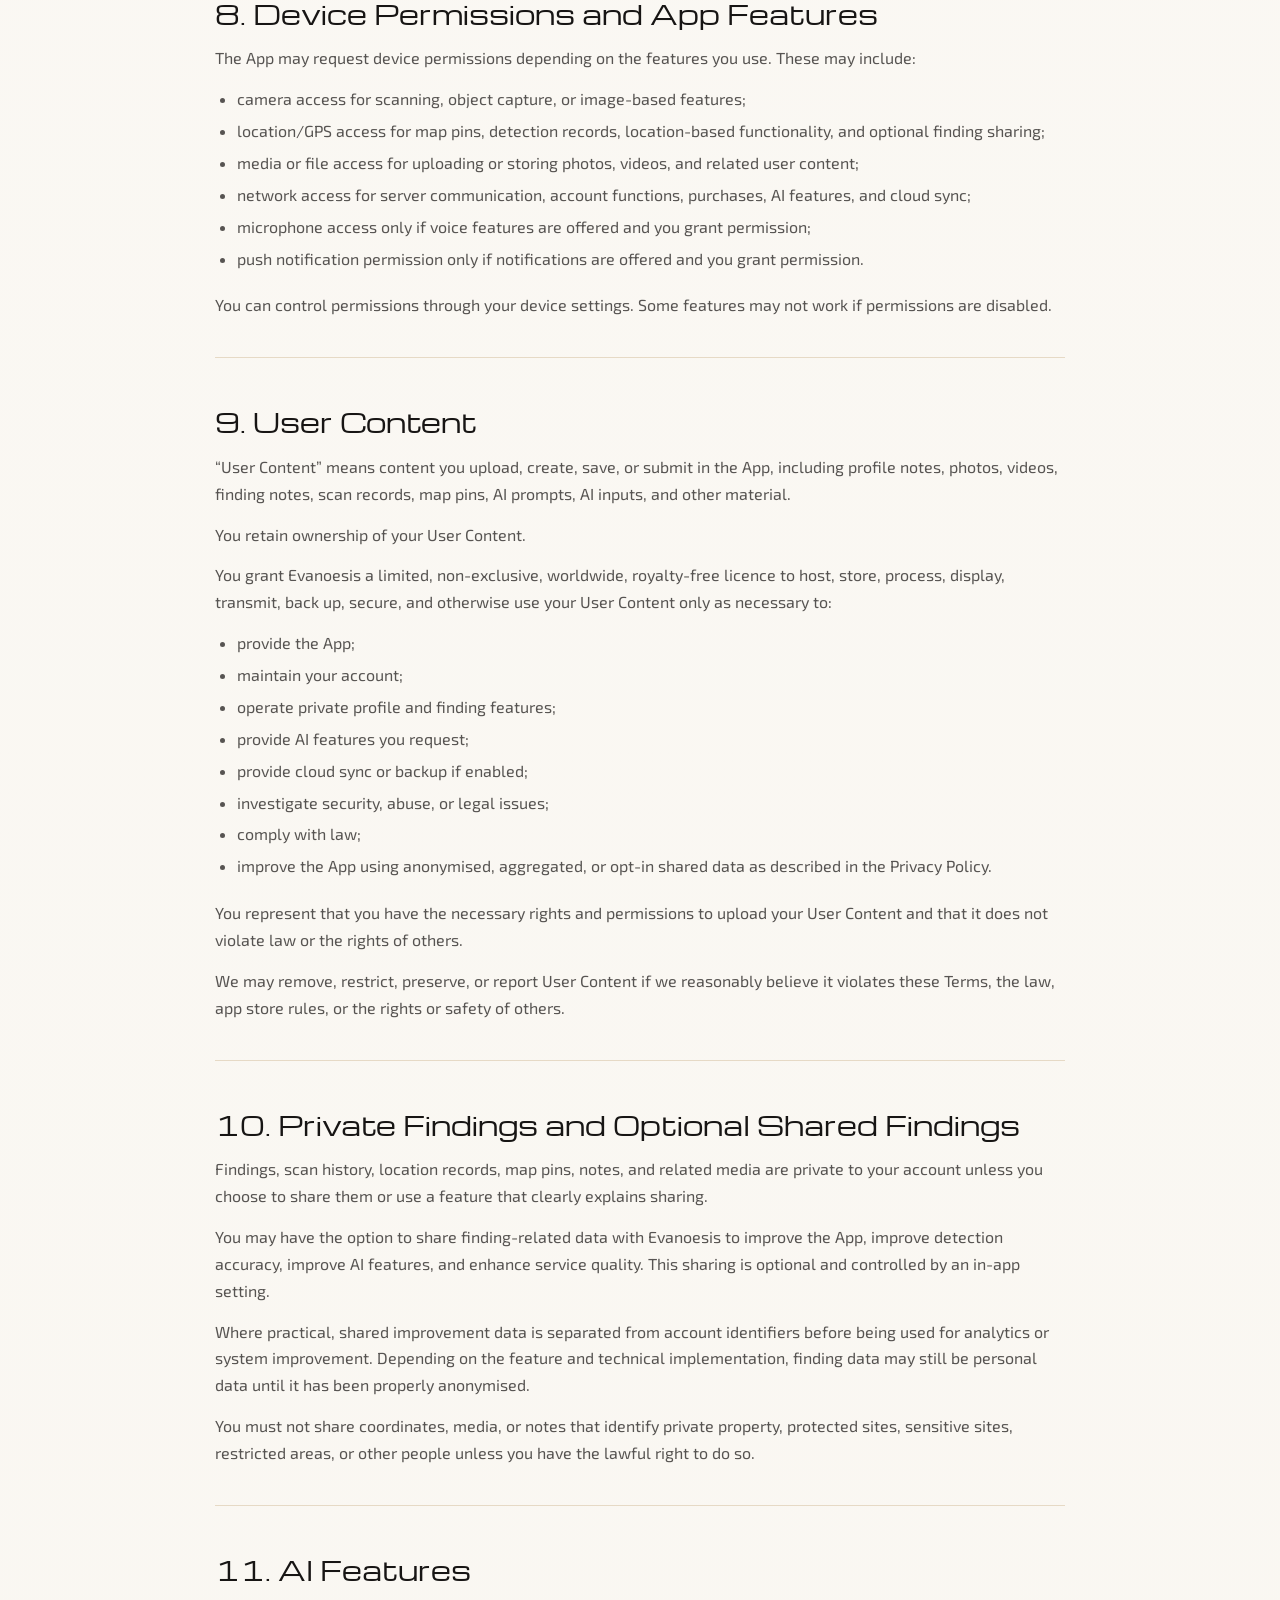
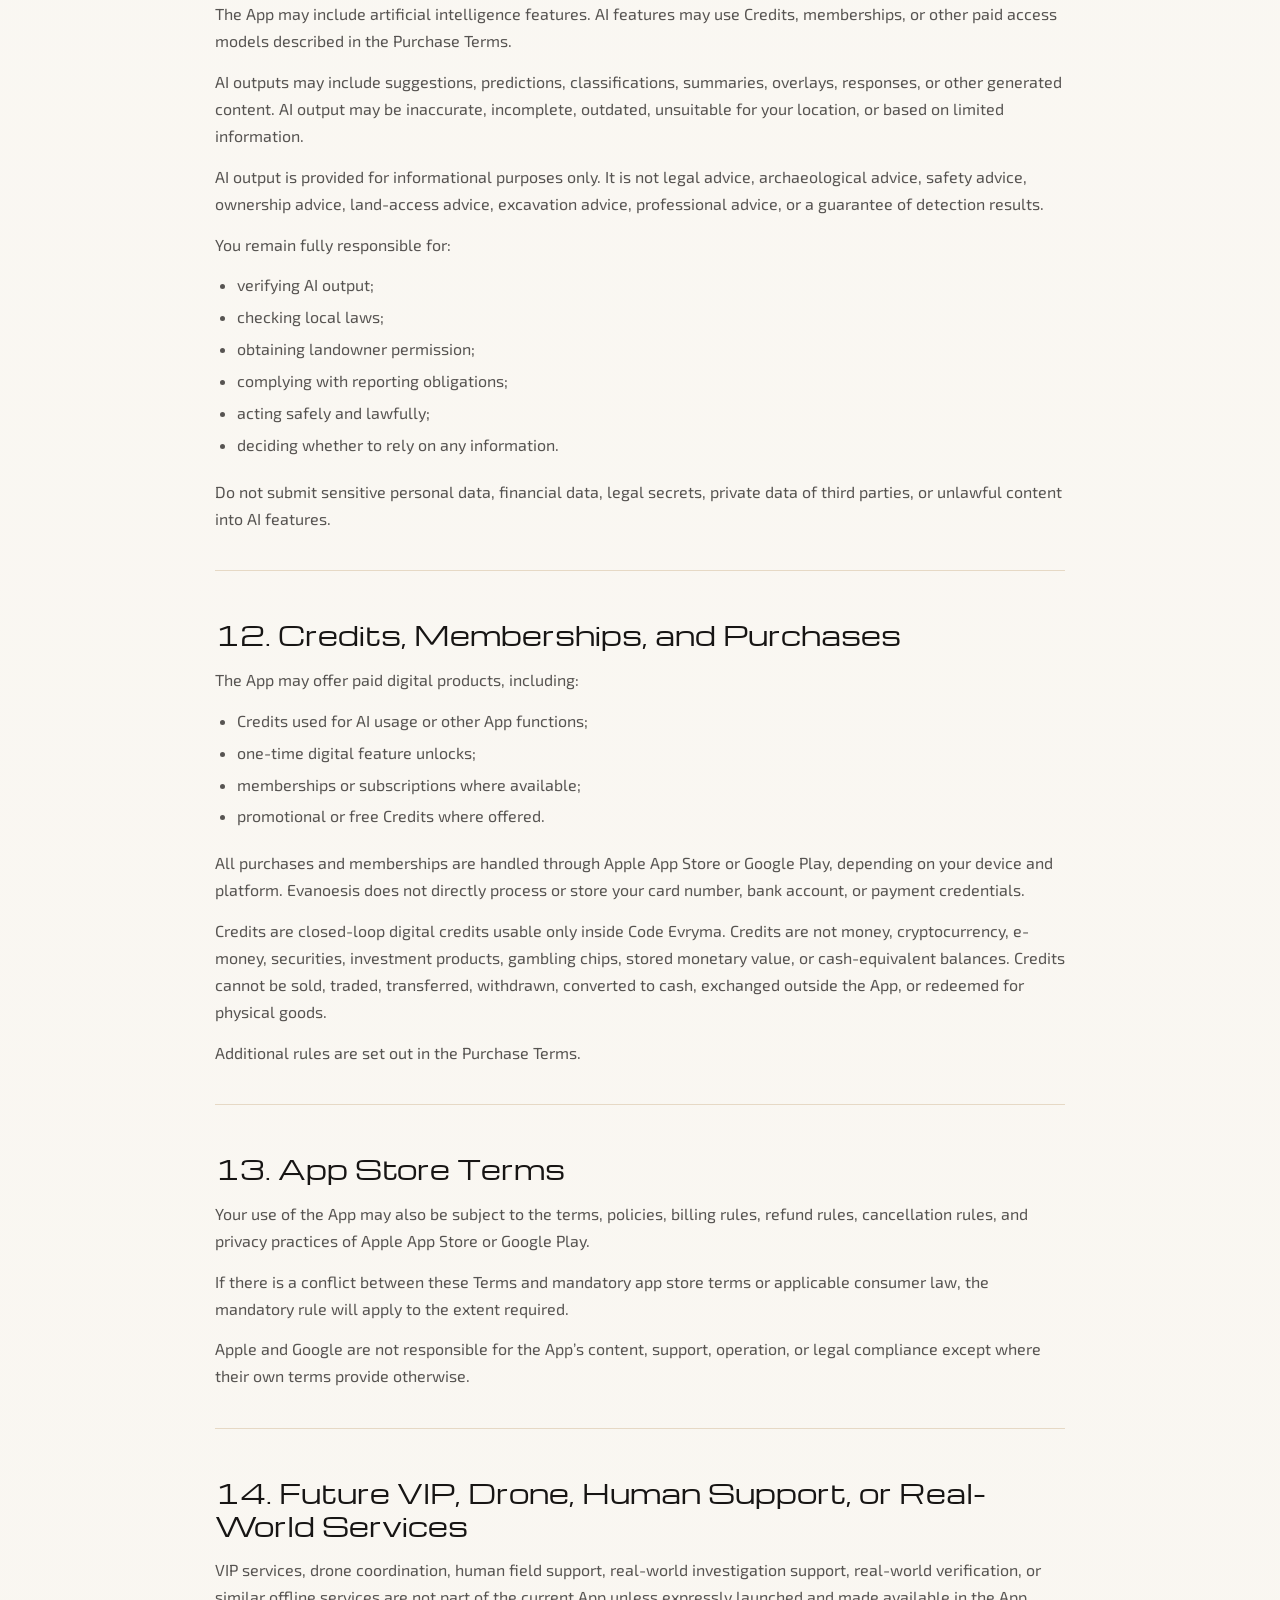
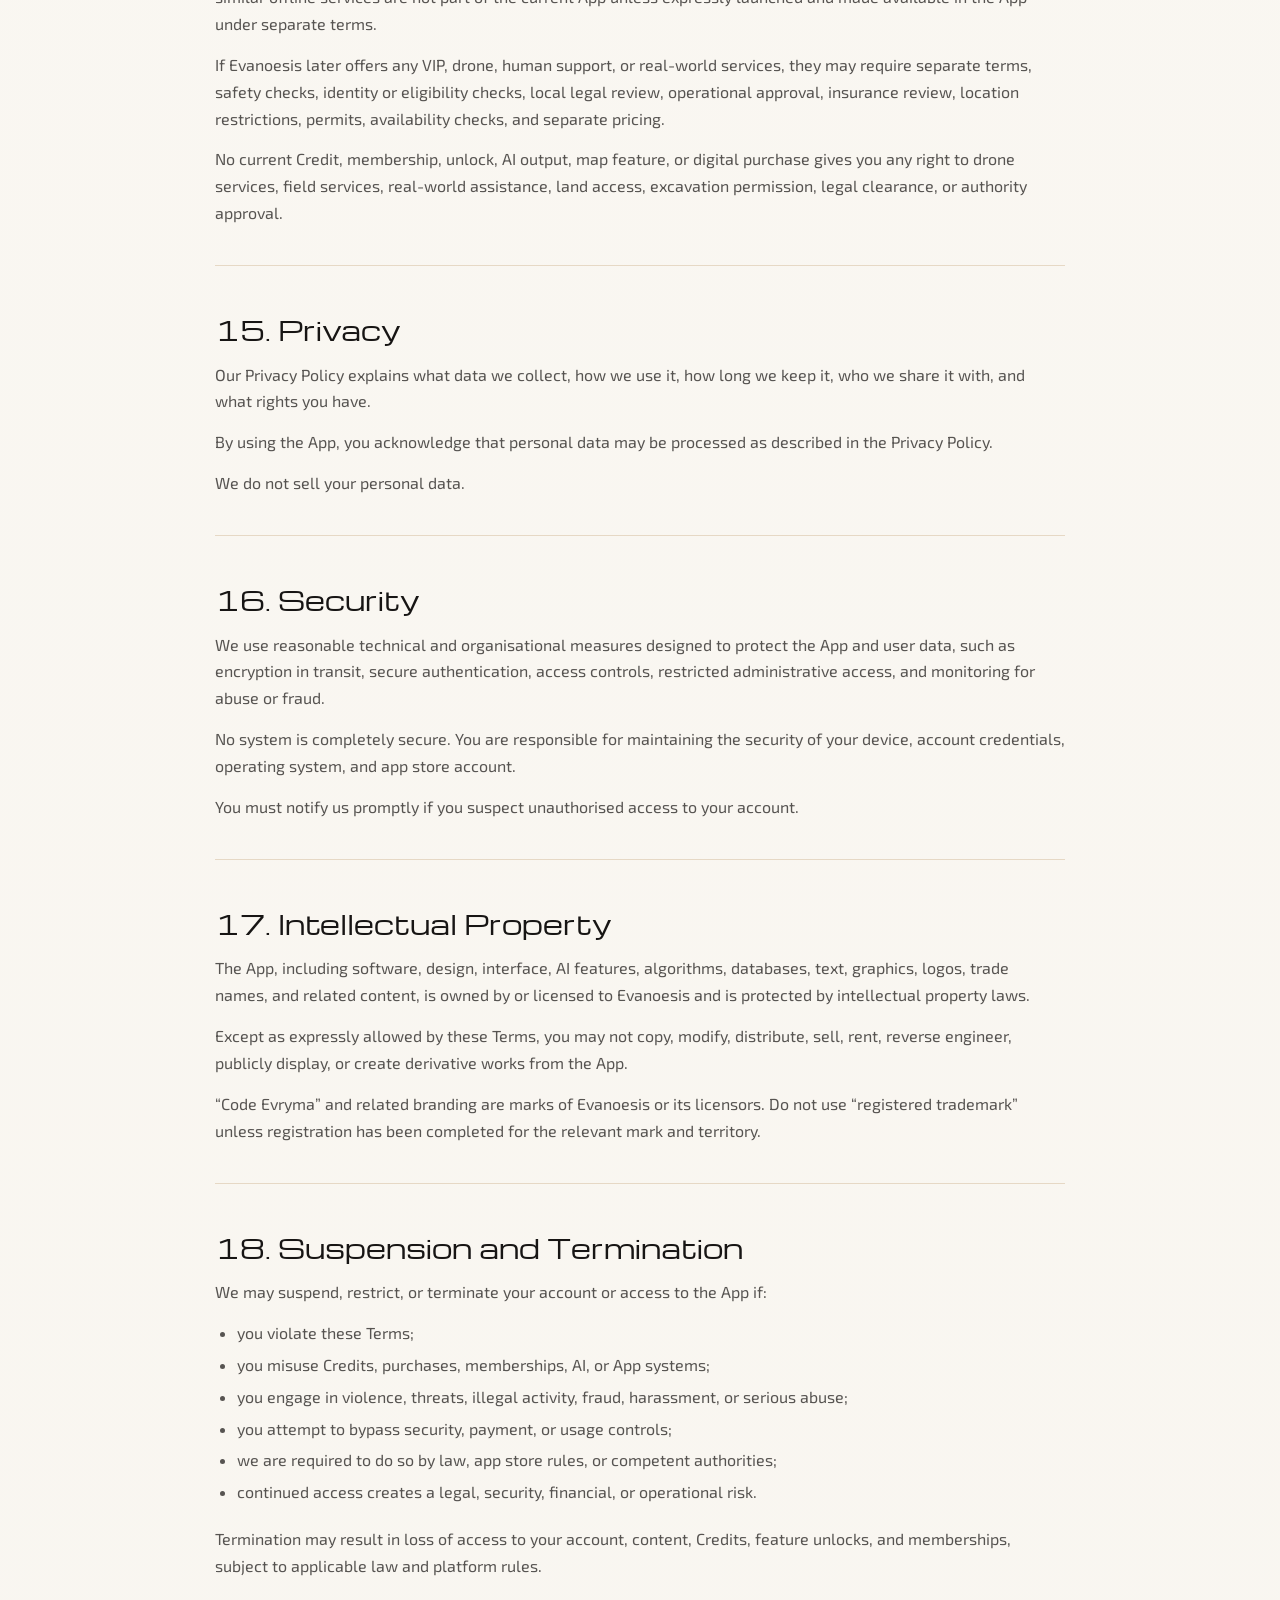
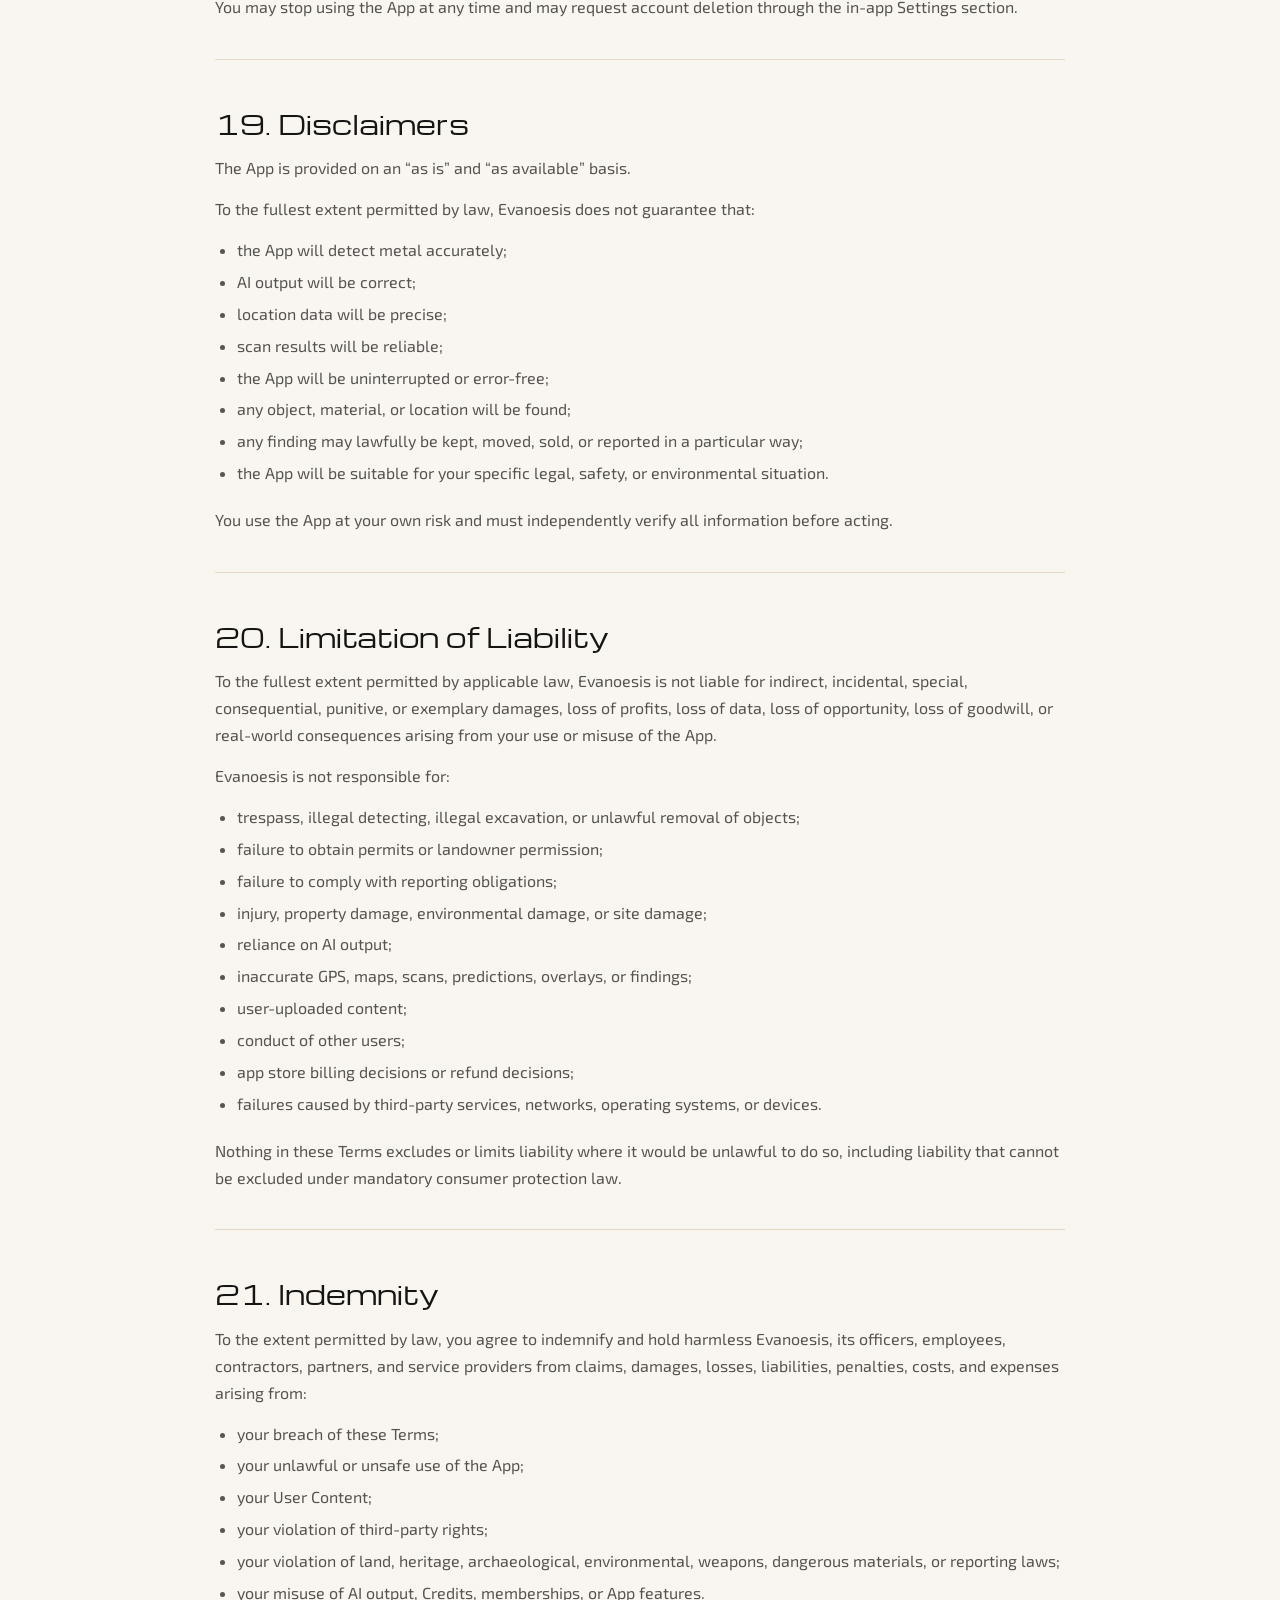
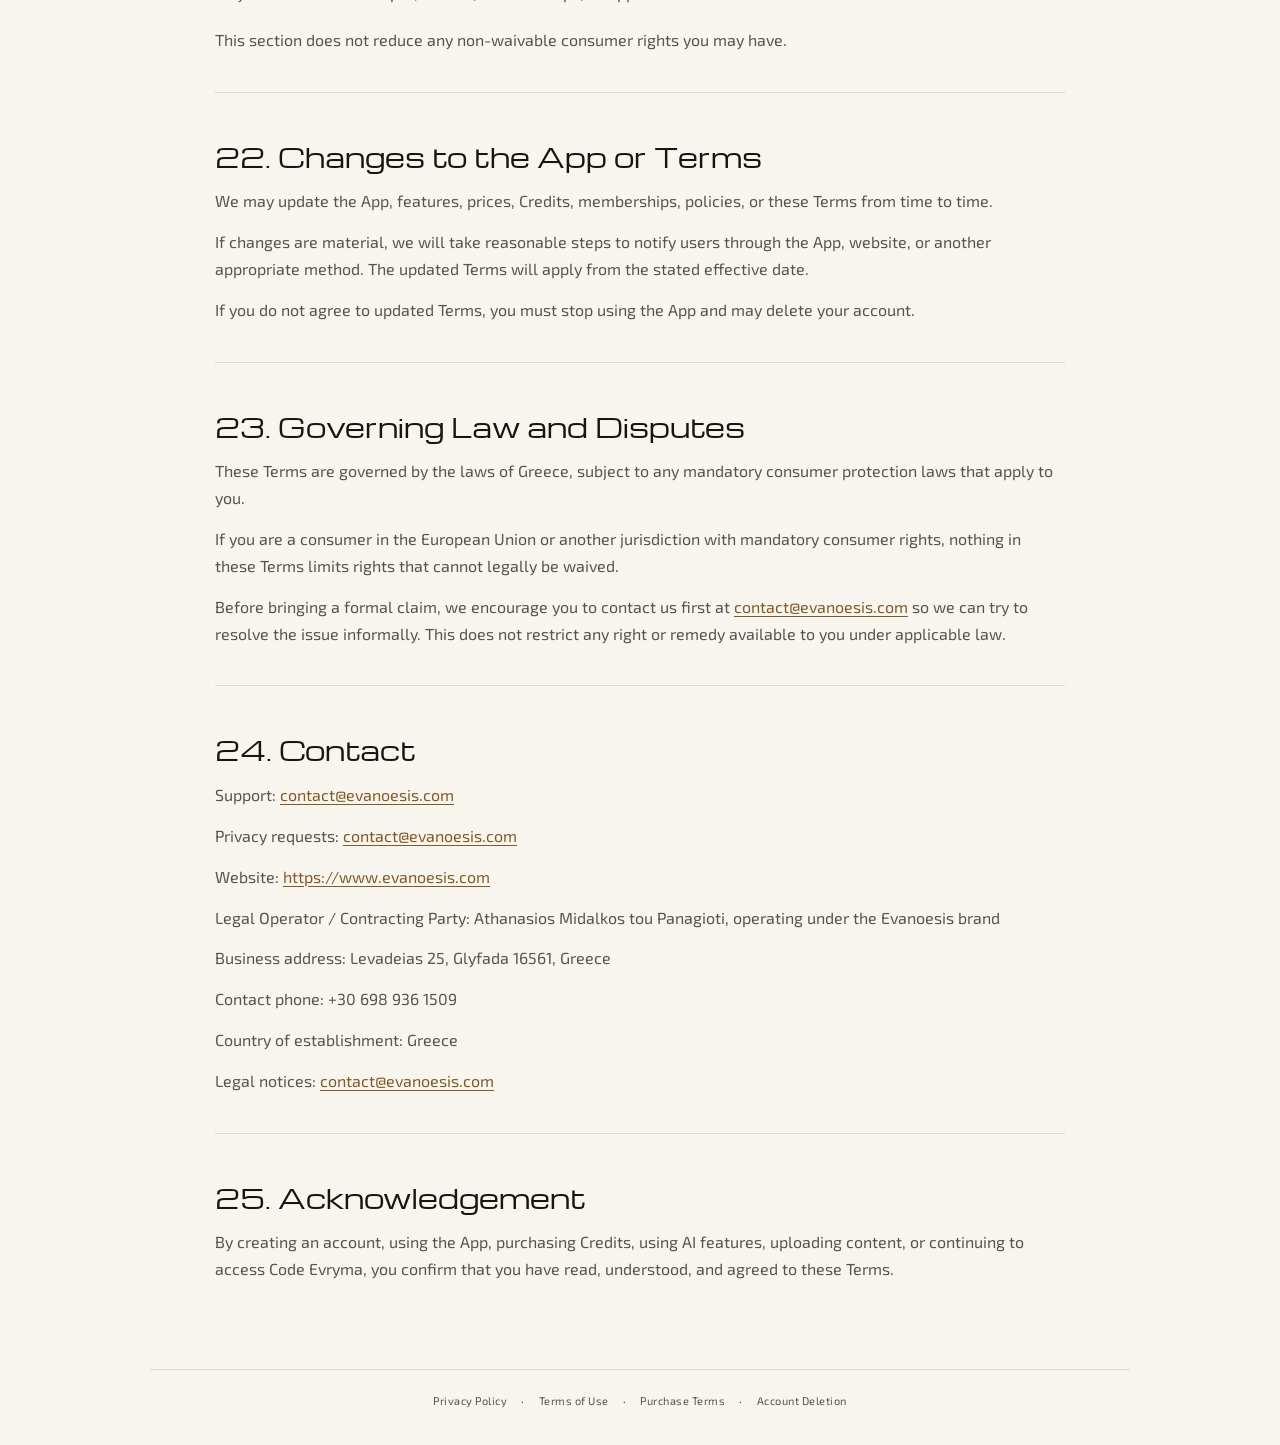
<file: terms-of-use/index.html>
<!doctype html>
<html lang="en">
<head>
<meta charset="utf-8">
<meta name="viewport" content="width=device-width, initial-scale=1.0, maximum-scale=5.0, user-scalable=yes">
<title>Code Evryma Terms of Use | EVANØESIS</title>
<meta name="description" content="Code Evryma Terms of Use for Code Evryma by EVANØESIS.">
<meta name="robots" content="index,follow">
<link rel="canonical" href="https://www.evanoesis.com/terms-of-use">
<link rel="preconnect" href="https://fonts.googleapis.com">
<link rel="preconnect" href="https://fonts.gstatic.com" crossorigin>
<link href="https://fonts.googleapis.com/css2?family=Exo+2:wght@300;400;500;600&family=Michroma&display=swap" rel="stylesheet">
<style>
:root{--paper:#f8f5ef;--paper2:#fcfaf6;--ink:#171514;--soft:rgba(23,21,20,.72);--gold:#a87938;--line:rgba(168,121,56,.24)}
*{box-sizing:border-box}html{background:var(--paper)}
body{margin:0;color:var(--ink);background:radial-gradient(circle at 12% 8%,rgba(168,121,56,.045),transparent 28rem),linear-gradient(180deg,var(--paper2),var(--paper));font-family:"Exo 2",system-ui,-apple-system,"Segoe UI",sans-serif;line-height:1.68}
.site-head{width:min(980px,calc(100% - 36px));margin:0 auto;padding:28px 0 20px;display:flex;align-items:center;justify-content:space-between;gap:20px;border-bottom:1px solid var(--line)}
.brand{font-family:"Michroma",sans-serif;font-size:clamp(16px,2vw,22px);letter-spacing:.08em;color:var(--ink);text-decoration:none}
.back{font-size:11px;letter-spacing:.08em;text-transform:uppercase;color:var(--soft);text-decoration:none}
main{width:min(980px,calc(100% - 36px));margin:0 auto;padding:44px 0 72px}
article{max-width:850px;margin:0 auto}
h1{margin:0 0 30px;font-family:"Michroma",sans-serif;font-size:clamp(28px,4.6vw,50px);line-height:1.12;font-weight:400;letter-spacing:.015em}
h2{margin:48px 0 15px;font-family:"Michroma",sans-serif;font-size:clamp(18px,2.6vw,26px);line-height:1.25;font-weight:400}
h3{margin:30px 0 11px;font-size:16px;color:var(--gold)}
p{margin:0 0 14px;color:var(--soft)}strong{color:var(--ink)}
ul{margin:8px 0 20px;padding-left:1.35rem;color:var(--soft)}li{margin:5px 0}
a{color:#805b27;text-underline-offset:3px}hr{border:0;border-top:1px solid var(--line);margin:38px 0}
.table-wrap{overflow-x:auto;margin:18px 0 26px;border:1px solid var(--line);border-radius:10px}
table{width:100%;min-width:700px;border-collapse:collapse;font-size:14px}
th,td{padding:11px 13px;text-align:left;vertical-align:top;border-right:1px solid var(--line);border-bottom:1px solid var(--line)}
th:last-child,td:last-child{border-right:0}tr:last-child td{border-bottom:0}th{background:rgba(168,121,56,.055);color:var(--ink);font-weight:600}
.legal-nav{width:min(980px,calc(100% - 36px));margin:0 auto;padding:22px 0 34px;border-top:1px solid var(--line);display:flex;flex-wrap:wrap;justify-content:center;gap:7px 14px;font-size:11px;letter-spacing:.045em}
.legal-nav a{color:var(--soft);text-decoration:none}.legal-nav a:hover,.back:hover{color:var(--gold)}
@media(max-width:600px){.site-head{padding-top:20px}main{padding-top:30px}h2{margin-top:38px}p,li{font-size:14px}}
</style>
</head>
<body>
<header class="site-head">
<a class="brand" href="/">EVANØESIS</a>
<a class="back" href="/#projects">Back to website</a>
</header>
<main><article>
<h1>Code Evryma Terms of Use</h1>
<p><strong>Effective Date:</strong> 7 July 2026</p>
<p><strong>Last Updated:</strong> 17 November 2026</p>
<p><strong>App Name:</strong> Code Evryma</p>
<p><strong>Website:</strong> <a href="https://www.evanoesis.com">https://www.evanoesis.com</a></p>
<p><strong>Developer / Brand:</strong> Evanoesis</p>
<p><strong>Legal Operator / Contracting Party:</strong> Athanasios Midalkos tou Panagioti, operating under the Evanoesis brand</p>
<p><strong>Business Address:</strong> Levadeias 25, Glyfada 16561, Greece</p>
<p><strong>Contact Phone:</strong> +30 698 936 1509</p>
<p><strong>Country of Establishment:</strong> Greece</p>
<p><strong>Support Contact:</strong> <a href="mailto:contact@evanoesis.com">contact@evanoesis.com</a></p>
<p><strong>Privacy Contact:</strong> <a href="mailto:contact@evanoesis.com">contact@evanoesis.com</a></p>
<p><strong>Legal Notices:</strong> <a href="mailto:contact@evanoesis.com">contact@evanoesis.com</a></p>
<p><strong>Governing Law:</strong> Greece, subject to any mandatory consumer protection laws that apply to you</p>
<p>These Terms of Use (“Terms”) govern your access to and use of the Code Evryma mobile application, platform, website, artificial intelligence features, account features, credit-based features, memberships, and related digital services (together, the “App”).</p>
<p>Code Evryma is the app and product name. Evanoesis is the developer and brand name under which Code Evryma is offered. Athanasios Midalkos tou Panagioti, operating under the Evanoesis brand is the legal operator and contracting party for the App unless a future version of these Terms identifies another legal operator. In these Terms, “Evanoesis,” “we,” “our,” and “us” refer to Athanasios Midalkos tou Panagioti operating under the Evanoesis brand, unless the context clearly refers to the Evanoesis brand itself.</p>
<p>By downloading, installing, accessing, creating an account, purchasing Credits or memberships, uploading content, or using the App, you agree to these Terms, the Privacy Policy, and the Purchase Terms. If you do not agree, do not use the App.</p>
<p>These Terms do not replace local laws, land-access rules, archaeological rules, cultural heritage rules, weapons or dangerous-object rules, consumer protection laws, app store terms, or professional legal advice.</p>
<hr>
<h2>1. Eligibility</h2>
<p>You must be at least 18 years old to create an account or use the App.</p>
<p>By using the App, you confirm that:</p>
<ul>
<li>you are 18 years old or older;</li>
<li>you have legal capacity to agree to these Terms;</li>
<li>you will use the App only for lawful, personal, and permitted purposes;</li>
<li>you will comply with all laws and rules that apply to your location, land access, metal detecting, excavation, cultural heritage, archaeological objects, weapons, ammunition, dangerous objects, and reporting obligations.</li>
</ul>
<p>We may refuse, suspend, or terminate access if we reasonably believe that you are under 18, have provided false information, or are using the App unlawfully, abusively, or dangerously.</p>
<hr>
<h2>2. Account Registration</h2>
<p>Some features require an account.</p>
<p>When creating or using an account, we may ask for:</p>
<ul>
<li>username;</li>
<li>country;</li>
<li>password authentication credentials;</li>
<li>confirmation that you are 18 or older;</li>
<li>optional phone number for account recovery only.</li>
</ul>
<p>We do not ask for your legal name, surname, postal address, government ID, or identity documents for normal App account creation.</p>
<p>You are responsible for:</p>
<ul>
<li>keeping your login credentials secure;</li>
<li>using a strong password;</li>
<li>ensuring that your account information is accurate;</li>
<li>preventing unauthorised access to your account;</li>
<li>activity that occurs through your account, unless caused by our failure to apply reasonable security measures.</li>
</ul>
<p>We do not store your password in plain text. Passwords are stored as authentication credentials using appropriate security measures such as hashing.</p>
<p>The optional phone number is used only for account recovery and related security purposes. If you do not provide a phone number, account recovery may be limited.</p>
<hr>
<h2>3. Account Deletion and Erase-All-Content Controls</h2>
<p>The App includes account and content controls inside the Settings section.</p>
<h3>3.1 Delete Account Forever</h3>
<p>You can request permanent deletion of your account inside the App through:</p>
<p><strong>Settings → Account → Delete Account Forever</strong></p>
<p>Deleting your account is intended to permanently remove your Code Evryma account and associated personal data from active systems, including:</p>
<ul>
<li>username;</li>
<li>country linked to your account;</li>
<li>optional phone number;</li>
<li>profile notes;</li>
<li>uploaded profile photos and videos;</li>
<li>private findings and scan history stored in your account;</li>
<li>private map pins and private location records stored in your account;</li>
<li>AI memory linked to your account, where applicable;</li>
<li>account settings.</li>
</ul>
<p>Some limited records may be retained where required or permitted by law, including for tax, accounting, fraud prevention, security, chargeback handling, dispute resolution, compliance with legal obligations, or enforcement of these Terms. Backup copies may remain for a limited period until overwritten or securely deleted according to our backup cycle.</p>
<p>Deleting your Code Evryma account does not automatically delete records held by Apple App Store, Google Play, banks, payment providers, or other independent platforms. Deleting your account also may not automatically cancel an active app store subscription. You must cancel active memberships or subscriptions through your Apple App Store or Google Play account where required by the relevant platform.</p>
<p>After account deletion, unused Credits, feature unlocks, membership access, saved content, and account history may be permanently lost, subject to applicable law and app store rules.</p>
<h3>3.2 Erase All Content</h3>
<p>You can erase user-generated content without deleting your account through:</p>
<p><strong>Settings → Account → Erase All Content</strong></p>
<p>This function is intended to delete user-generated content connected to your account, such as profile notes, uploaded media, private findings, private map pins, saved scan history, and similar content.</p>
<p>Erase All Content does not delete the account itself, purchase entitlement records, Credits balance, membership status, security logs, or records we must keep for legal, accounting, fraud-prevention, purchase-verification, or security reasons.</p>
<hr>
<h2>4. App Purpose and Lawful Use</h2>
<p>Code Evryma is an AI-assisted metal detector app/platform intended to support lawful, personal, and permitted metal detection activities.</p>
<p>The App may include features such as:</p>
<ul>
<li>AI-assisted guidance;</li>
<li>scan support;</li>
<li>map pins;</li>
<li>private notes;</li>
<li>media uploads;</li>
<li>detection and finding records;</li>
<li>profile features;</li>
<li>credit-based AI usage;</li>
<li>optional sharing of findings to improve the App;</li>
<li>memberships or premium digital features where available.</li>
</ul>
<p>The App does not grant permission to enter land, search land, excavate, remove objects, keep objects, sell objects, avoid reporting obligations, or conduct regulated metal detecting activities.</p>
<p>You are solely responsible for checking and following the laws and rules that apply to your country, region, site, land, and activity. Laws may restrict or prohibit metal detecting in certain areas, including archaeological sites, protected heritage areas, national parks, beaches, military areas, government property, private land, cemeteries, battlefields, forests, environmental protection zones, and restricted zones.</p>
<hr>
<h2>5. Land Access, Archaeology, Heritage, and Safety Rules</h2>
<p>You agree that you will not use the App to:</p>
<ul>
<li>trespass on private land;</li>
<li>enter restricted, dangerous, military, protected, archaeological, or heritage areas without lawful permission;</li>
<li>dig, disturb, remove, sell, conceal, or transport objects where prohibited by law;</li>
<li>avoid reporting obligations for archaeological, cultural, historical, valuable, dangerous, or controlled objects;</li>
<li>damage land, property, crops, infrastructure, monuments, graves, protected sites, or natural habitats;</li>
<li>share coordinates of protected, private, sensitive, or illegal detecting locations;</li>
<li>encourage, assist, organise, or conceal unlawful metal detecting, looting, trafficking, theft, or unlawful excavation.</li>
</ul>
<p>If you discover or suspect that you have found weapons, ammunition, explosives, human remains, hazardous materials, archaeological objects, protected cultural heritage, or any dangerous or regulated item, do not touch, move, open, transport, sell, or interfere with it. Follow local law and contact the appropriate authorities where required.</p>
<p>Evanoesis does not provide legal, archaeological, land-access, ownership, excavation, safety, tax, customs, or reporting advice.</p>
<hr>
<h2>6. Zero Tolerance for Violence and Serious Abuse</h2>
<p>Code Evryma strictly prohibits violence, threats, intimidation, harassment, illegal activity, or use of the App to harm any person, group, property, site, or community.</p>
<p>We may immediately suspend or terminate accounts involved in:</p>
<ul>
<li>threats or acts of violence;</li>
<li>harassment, stalking, doxxing, or intimidation;</li>
<li>hate, extremist, or terrorist-related content or conduct;</li>
<li>illegal excavation, looting, trafficking, or theft;</li>
<li>unlawful handling of weapons, ammunition, explosives, or dangerous materials;</li>
<li>use of the App to plan, assist, encourage, or conceal illegal conduct;</li>
<li>repeated or serious violations of these Terms.</li>
</ul>
<p>Where appropriate and legally permitted or required, we may preserve and disclose relevant information to competent authorities.</p>
<hr>
<h2>7. Prohibited Activities</h2>
<p>You agree not to:</p>
<ul>
<li>use the App for unlawful, harmful, fraudulent, abusive, or unsafe activity;</li>
<li>use the App to identify, exploit, or damage sensitive sites;</li>
<li>upload illegal, violent, hateful, extremist, sexually exploitative, abusive, defamatory, or privacy-infringing content;</li>
<li>upload or share child sexual abuse material, exploitation content, or any content involving minors in a sexual, abusive, or exploitative way;</li>
<li>upload media of other people without the required permission;</li>
<li>impersonate another person or misrepresent your identity;</li>
<li>attempt to access another user’s account;</li>
<li>interfere with the App, servers, networks, payment systems, or security systems;</li>
<li>reverse engineer, decompile, copy, modify, scrape, or misuse the App except where mandatory law allows;</li>
<li>bypass payment, Credit, membership, usage, or security controls;</li>
<li>use bots, automation, scripts, or bulk access in an abusive way;</li>
<li>resell, transfer, trade, or commercially exploit Credits, memberships, unlocks, or App access;</li>
<li>use the App to generate or request AI output that facilitates unlawful, dangerous, violent, or abusive conduct.</li>
</ul>
<hr>
<h2>8. Device Permissions and App Features</h2>
<p>The App may request device permissions depending on the features you use. These may include:</p>
<ul>
<li>camera access for scanning, object capture, or image-based features;</li>
<li>location/GPS access for map pins, detection records, location-based functionality, and optional finding sharing;</li>
<li>media or file access for uploading or storing photos, videos, and related user content;</li>
<li>network access for server communication, account functions, purchases, AI features, and cloud sync;</li>
<li>microphone access only if voice features are offered and you grant permission;</li>
<li>push notification permission only if notifications are offered and you grant permission.</li>
</ul>
<p>You can control permissions through your device settings. Some features may not work if permissions are disabled.</p>
<hr>
<h2>9. User Content</h2>
<p>“User Content” means content you upload, create, save, or submit in the App, including profile notes, photos, videos, finding notes, scan records, map pins, AI prompts, AI inputs, and other material.</p>
<p>You retain ownership of your User Content.</p>
<p>You grant Evanoesis a limited, non-exclusive, worldwide, royalty-free licence to host, store, process, display, transmit, back up, secure, and otherwise use your User Content only as necessary to:</p>
<ul>
<li>provide the App;</li>
<li>maintain your account;</li>
<li>operate private profile and finding features;</li>
<li>provide AI features you request;</li>
<li>provide cloud sync or backup if enabled;</li>
<li>investigate security, abuse, or legal issues;</li>
<li>comply with law;</li>
<li>improve the App using anonymised, aggregated, or opt-in shared data as described in the Privacy Policy.</li>
</ul>
<p>You represent that you have the necessary rights and permissions to upload your User Content and that it does not violate law or the rights of others.</p>
<p>We may remove, restrict, preserve, or report User Content if we reasonably believe it violates these Terms, the law, app store rules, or the rights or safety of others.</p>
<hr>
<h2>10. Private Findings and Optional Shared Findings</h2>
<p>Findings, scan history, location records, map pins, notes, and related media are private to your account unless you choose to share them or use a feature that clearly explains sharing.</p>
<p>You may have the option to share finding-related data with Evanoesis to improve the App, improve detection accuracy, improve AI features, and enhance service quality. This sharing is optional and controlled by an in-app setting.</p>
<p>Where practical, shared improvement data is separated from account identifiers before being used for analytics or system improvement. Depending on the feature and technical implementation, finding data may still be personal data until it has been properly anonymised.</p>
<p>You must not share coordinates, media, or notes that identify private property, protected sites, sensitive sites, restricted areas, or other people unless you have the lawful right to do so.</p>
<hr>
<h2>11. AI Features</h2>
<p>The App may include artificial intelligence features. AI features may use Credits, memberships, or other paid access models described in the Purchase Terms.</p>
<p>AI outputs may include suggestions, predictions, classifications, summaries, overlays, responses, or other generated content. AI output may be inaccurate, incomplete, outdated, unsuitable for your location, or based on limited information.</p>
<p>AI output is provided for informational purposes only. It is not legal advice, archaeological advice, safety advice, ownership advice, land-access advice, excavation advice, professional advice, or a guarantee of detection results.</p>
<p>You remain fully responsible for:</p>
<ul>
<li>verifying AI output;</li>
<li>checking local laws;</li>
<li>obtaining landowner permission;</li>
<li>complying with reporting obligations;</li>
<li>acting safely and lawfully;</li>
<li>deciding whether to rely on any information.</li>
</ul>
<p>Do not submit sensitive personal data, financial data, legal secrets, private data of third parties, or unlawful content into AI features.</p>
<hr>
<h2>12. Credits, Memberships, and Purchases</h2>
<p>The App may offer paid digital products, including:</p>
<ul>
<li>Credits used for AI usage or other App functions;</li>
<li>one-time digital feature unlocks;</li>
<li>memberships or subscriptions where available;</li>
<li>promotional or free Credits where offered.</li>
</ul>
<p>All purchases and memberships are handled through Apple App Store or Google Play, depending on your device and platform. Evanoesis does not directly process or store your card number, bank account, or payment credentials.</p>
<p>Credits are closed-loop digital credits usable only inside Code Evryma. Credits are not money, cryptocurrency, e-money, securities, investment products, gambling chips, stored monetary value, or cash-equivalent balances. Credits cannot be sold, traded, transferred, withdrawn, converted to cash, exchanged outside the App, or redeemed for physical goods.</p>
<p>Additional rules are set out in the Purchase Terms.</p>
<hr>
<h2>13. App Store Terms</h2>
<p>Your use of the App may also be subject to the terms, policies, billing rules, refund rules, cancellation rules, and privacy practices of Apple App Store or Google Play.</p>
<p>If there is a conflict between these Terms and mandatory app store terms or applicable consumer law, the mandatory rule will apply to the extent required.</p>
<p>Apple and Google are not responsible for the App’s content, support, operation, or legal compliance except where their own terms provide otherwise.</p>
<hr>
<h2>14. Future VIP, Drone, Human Support, or Real-World Services</h2>
<p>VIP services, drone coordination, human field support, real-world investigation support, real-world verification, or similar offline services are not part of the current App unless expressly launched and made available in the App under separate terms.</p>
<p>If Evanoesis later offers any VIP, drone, human support, or real-world services, they may require separate terms, safety checks, identity or eligibility checks, local legal review, operational approval, insurance review, location restrictions, permits, availability checks, and separate pricing.</p>
<p>No current Credit, membership, unlock, AI output, map feature, or digital purchase gives you any right to drone services, field services, real-world assistance, land access, excavation permission, legal clearance, or authority approval.</p>
<hr>
<h2>15. Privacy</h2>
<p>Our Privacy Policy explains what data we collect, how we use it, how long we keep it, who we share it with, and what rights you have.</p>
<p>By using the App, you acknowledge that personal data may be processed as described in the Privacy Policy.</p>
<p>We do not sell your personal data.</p>
<hr>
<h2>16. Security</h2>
<p>We use reasonable technical and organisational measures designed to protect the App and user data, such as encryption in transit, secure authentication, access controls, restricted administrative access, and monitoring for abuse or fraud.</p>
<p>No system is completely secure. You are responsible for maintaining the security of your device, account credentials, operating system, and app store account.</p>
<p>You must notify us promptly if you suspect unauthorised access to your account.</p>
<hr>
<h2>17. Intellectual Property</h2>
<p>The App, including software, design, interface, AI features, algorithms, databases, text, graphics, logos, trade names, and related content, is owned by or licensed to Evanoesis and is protected by intellectual property laws.</p>
<p>Except as expressly allowed by these Terms, you may not copy, modify, distribute, sell, rent, reverse engineer, publicly display, or create derivative works from the App.</p>
<p>“Code Evryma” and related branding are marks of Evanoesis or its licensors. Do not use “registered trademark” unless registration has been completed for the relevant mark and territory.</p>
<hr>
<h2>18. Suspension and Termination</h2>
<p>We may suspend, restrict, or terminate your account or access to the App if:</p>
<ul>
<li>you violate these Terms;</li>
<li>you misuse Credits, purchases, memberships, AI, or App systems;</li>
<li>you engage in violence, threats, illegal activity, fraud, harassment, or serious abuse;</li>
<li>you attempt to bypass security, payment, or usage controls;</li>
<li>we are required to do so by law, app store rules, or competent authorities;</li>
<li>continued access creates a legal, security, financial, or operational risk.</li>
</ul>
<p>Termination may result in loss of access to your account, content, Credits, feature unlocks, and memberships, subject to applicable law and platform rules.</p>
<p>You may stop using the App at any time and may request account deletion through the in-app Settings section.</p>
<hr>
<h2>19. Disclaimers</h2>
<p>The App is provided on an “as is” and “as available” basis.</p>
<p>To the fullest extent permitted by law, Evanoesis does not guarantee that:</p>
<ul>
<li>the App will detect metal accurately;</li>
<li>AI output will be correct;</li>
<li>location data will be precise;</li>
<li>scan results will be reliable;</li>
<li>the App will be uninterrupted or error-free;</li>
<li>any object, material, or location will be found;</li>
<li>any finding may lawfully be kept, moved, sold, or reported in a particular way;</li>
<li>the App will be suitable for your specific legal, safety, or environmental situation.</li>
</ul>
<p>You use the App at your own risk and must independently verify all information before acting.</p>
<hr>
<h2>20. Limitation of Liability</h2>
<p>To the fullest extent permitted by applicable law, Evanoesis is not liable for indirect, incidental, special, consequential, punitive, or exemplary damages, loss of profits, loss of data, loss of opportunity, loss of goodwill, or real-world consequences arising from your use or misuse of the App.</p>
<p>Evanoesis is not responsible for:</p>
<ul>
<li>trespass, illegal detecting, illegal excavation, or unlawful removal of objects;</li>
<li>failure to obtain permits or landowner permission;</li>
<li>failure to comply with reporting obligations;</li>
<li>injury, property damage, environmental damage, or site damage;</li>
<li>reliance on AI output;</li>
<li>inaccurate GPS, maps, scans, predictions, overlays, or findings;</li>
<li>user-uploaded content;</li>
<li>conduct of other users;</li>
<li>app store billing decisions or refund decisions;</li>
<li>failures caused by third-party services, networks, operating systems, or devices.</li>
</ul>
<p>Nothing in these Terms excludes or limits liability where it would be unlawful to do so, including liability that cannot be excluded under mandatory consumer protection law.</p>
<hr>
<h2>21. Indemnity</h2>
<p>To the extent permitted by law, you agree to indemnify and hold harmless Evanoesis, its officers, employees, contractors, partners, and service providers from claims, damages, losses, liabilities, penalties, costs, and expenses arising from:</p>
<ul>
<li>your breach of these Terms;</li>
<li>your unlawful or unsafe use of the App;</li>
<li>your User Content;</li>
<li>your violation of third-party rights;</li>
<li>your violation of land, heritage, archaeological, environmental, weapons, dangerous materials, or reporting laws;</li>
<li>your misuse of AI output, Credits, memberships, or App features.</li>
</ul>
<p>This section does not reduce any non-waivable consumer rights you may have.</p>
<hr>
<h2>22. Changes to the App or Terms</h2>
<p>We may update the App, features, prices, Credits, memberships, policies, or these Terms from time to time.</p>
<p>If changes are material, we will take reasonable steps to notify users through the App, website, or another appropriate method. The updated Terms will apply from the stated effective date.</p>
<p>If you do not agree to updated Terms, you must stop using the App and may delete your account.</p>
<hr>
<h2>23. Governing Law and Disputes</h2>
<p>These Terms are governed by the laws of Greece, subject to any mandatory consumer protection laws that apply to you.</p>
<p>If you are a consumer in the European Union or another jurisdiction with mandatory consumer rights, nothing in these Terms limits rights that cannot legally be waived.</p>
<p>Before bringing a formal claim, we encourage you to contact us first at <a href="mailto:contact@evanoesis.com">contact@evanoesis.com</a> so we can try to resolve the issue informally. This does not restrict any right or remedy available to you under applicable law.</p>
<hr>
<h2>24. Contact</h2>
<p>Support: <a href="mailto:contact@evanoesis.com">contact@evanoesis.com</a></p>
<p>Privacy requests: <a href="mailto:contact@evanoesis.com">contact@evanoesis.com</a></p>
<p>Website: <a href="https://www.evanoesis.com">https://www.evanoesis.com</a></p>
<p>Legal Operator / Contracting Party: Athanasios Midalkos tou Panagioti, operating under the Evanoesis brand</p>
<p>Business address: Levadeias 25, Glyfada 16561, Greece</p>
<p>Contact phone: +30 698 936 1509</p>
<p>Country of establishment: Greece</p>
<p>Legal notices: <a href="mailto:contact@evanoesis.com">contact@evanoesis.com</a></p>
<hr>
<h2>25. Acknowledgement</h2>
<p>By creating an account, using the App, purchasing Credits, using AI features, uploading content, or continuing to access Code Evryma, you confirm that you have read, understood, and agreed to these Terms.</p>
</article></main>
<nav class="legal-nav" aria-label="Code Evryma legal documents">
<a href="/privacy-policy">Privacy Policy</a><span aria-hidden="true">·</span>
<a href="/terms-of-use">Terms of Use</a><span aria-hidden="true">·</span>
<a href="/purchase-terms">Purchase Terms</a><span aria-hidden="true">·</span>
<a href="/account-deletion">Account Deletion</a>
</nav>
</body>
</html>
</file>
<file: static/css/style.css>
* {
    box-sizing: border-box;
}

:root {
    --ink: #171514;
    --ink-soft: rgba(23, 21, 20, 0.74);
    --wash-main: rgba(246, 241, 237, 0.82);
    --wash-soft: rgba(246, 241, 237, 0.42);
    --app-height: 100vh;

    /* DESKTOP VISIBLE BACKGROUND SAFE FRAME
       JS updates these to the exact rendered "contain" image rectangle. */
    --desktop-safe-left: 0px;
    --desktop-safe-right: 0px;
    --desktop-safe-top: 0px;
    --desktop-safe-bottom: 0px;
    --desktop-safe-width: 100vw;
    --desktop-safe-height: 100vh;

    /* NORMAL SITE BACKGROUNDS */
    --desktop-bg: url("../images/evanoesis-bg-desktop-test.png");
    --desktop-bg-clean: url("../images/evanoesis-bg-desktop-clean.png");
    --desktop-bg-clean-what: url("../images/evanoesis-bg-desktop-clean-what.png");
    --mobile-bg: url("../images/evanoesis-bg-mobile-test.png");

    /* PROJECT-SPECIFIC BACKGROUNDS */
    --project-code-desktop-bg: url("../images/project-code-evryma-desktop.png");
    --project-code-mobile-bg: url("../images/project-code-evryma-mobile.png");

    --project-visual-desktop-bg: url("../images/project-visual-pathway-desktop.png");
    --project-visual-mobile-bg: url("../images/project-visual-pathway-mobile.png");
}

html,
body {
    margin: 0;
    min-height: 100%;
}

body {
    font-family: "Exo 2", sans-serif;
    color: var(--ink);
    background: #000;
    overflow-x: hidden;
}


/* BACKGROUND */

.page-bg {
    position: fixed;
    inset: 0;
    z-index: 0;

    width: 100vw;
    height: 100vh;
    height: 100dvh;

    background-color: #000;
    background-image: var(--desktop-bg);
    background-size: contain;
    background-position: center center;
    background-repeat: no-repeat;

    filter: blur(0);
    transform: scale(1);

    transition:
        filter 520ms ease,
        transform 520ms ease,
        opacity 520ms ease;
}

/* DESKTOP PROJECTS USE THE SAME BACKGROUND AS HOME */
body.is-project-code .page-bg,
body.is-project-visual .page-bg {
    background-image: var(--desktop-bg);
}

/* DESKTOP ONLY - HIDE PROCESS SKETCHES OUTSIDE HOME */
@media (min-width: 521px) {
    .page-bg::after {
        content: "";
        position: absolute;

        left: 3vw;
        bottom: 12vh;

        width: 49vw;
        height: 38vh;

        background:
            radial-gradient(
                ellipse at center,
                rgba(248, 246, 242, 0.995) 0%,
                rgba(248, 246, 242, 0.99) 48%,
                rgba(248, 246, 242, 0.96) 64%,
                rgba(248, 246, 242, 0.82) 78%,
                rgba(248, 246, 242, 0.38) 90%,
                rgba(248, 246, 242, 0) 100%
            );

        filter: blur(10px);

        opacity: 0;
        visibility: hidden;

        transition:
            opacity 420ms ease,
            visibility 420ms ease;

        pointer-events: none;
    }

    body.is-section-open .page-bg::after {
        opacity: 1;
        visibility: visible;
    }

    body.is-projects .page-bg::after {
        opacity: 0;
        visibility: hidden;
    }

    body.is-home .page-bg::after {
        opacity: 0;
        visibility: hidden;
    }
}

.site-shell {
    position: relative;
    z-index: 2;

    width: 100%;
    min-height: 100vh;
    min-height: 100dvh;
}


/* MENU */

.top-menu {
    position: fixed;
    top: 86px;
    left: 50%;
    transform: translateX(-50%);
    z-index: 60;

    display: flex;
    align-items: center;
    justify-content: center;
    gap: 38px;

    padding: 0;
    margin: 0;

    background: transparent !important;
    border: none !important;
    outline: none !important;
    box-shadow: none !important;
}

button,
.top-menu button {
    appearance: none;
    -webkit-appearance: none;

    margin: 0;
    padding: 0;

    font-family: "Exo 2", sans-serif;
    font-size: 13px;
    font-weight: 500;
    line-height: 1;
    letter-spacing: 0.13em;
    text-transform: uppercase;

    color: #000;

    background: transparent !important;
    background-color: transparent !important;
    background-image: none !important;

    border: none !important;
    outline: none !important;
    box-shadow: none !important;

    backdrop-filter: none !important;
    -webkit-backdrop-filter: none !important;

    cursor: pointer;
    text-shadow: none;

    transition:
        opacity 220ms ease,
        transform 220ms ease;
}

button:hover,
.top-menu button:hover {
    opacity: 0.55;
    transform: translateY(-1px);
}

button.is-active,
.top-menu button.is-active {
    opacity: 1;
    font-weight: 600;
}


/* TEXT AREA */

.text-zone {
    position: absolute;

    left: 5.8vw;
    top: 12.2vh;

    width: 29vw;
    min-width: 420px;
    max-width: 540px;
    min-height: 44vh;

    padding: 36px 42px 42px;

    isolation: isolate;
}

.text-zone::before {
    content: "";
    position: absolute;
    inset: -34px -36px -44px -36px;
    z-index: -1;

    background:
        radial-gradient(
            ellipse at center,
            var(--wash-main) 0%,
            var(--wash-main) 34%,
            var(--wash-soft) 66%,
            rgba(246, 241, 237, 0.16) 82%,
            rgba(246, 241, 237, 0) 100%
        );

    filter: blur(12px);
    opacity: 1;
    pointer-events: none;
}


/* TEXT TRANSITION */

.content-inner {
    opacity: 1;
    transform: translateY(0);
    filter: blur(0);

    transition:
        opacity 360ms ease,
        transform 360ms ease,
        filter 360ms ease;
}

.content-inner.is-leaving {
    opacity: 0;
    transform: translateY(-8px);
    filter: blur(3px);
}

.content-inner.is-entering {
    animation: textEnter 520ms ease forwards;
}

@keyframes textEnter {
    from {
        opacity: 0;
        transform: translateY(10px);
        filter: blur(3px);
    }

    to {
        opacity: 1;
        transform: translateY(0);
        filter: blur(0);
    }
}


/* TYPOGRAPHY */

.brand-title {
    position: relative;
    display: inline-block;

    margin: 0 0 28px;
    padding-right: 0.44em;

    font-family: "Michroma", sans-serif;
    font-size: clamp(34px, 3.15vw, 58px);
    font-weight: 400;
    line-height: 1;
    letter-spacing: 0.12em;

    color: var(--ink);
}

.brand-title span {
    position: absolute;
    top: -0.06em;
    right: 0.12em;

    margin: 0;

    font-family: "Exo 2", sans-serif;
    font-size: 0.22em;
    font-weight: 500;
    line-height: 1;
    letter-spacing: 0.05em;

    color: var(--ink);
}

.tagline {
    margin: 0 0 34px;

    font-size: clamp(20px, 1.45vw, 28px);
    line-height: 1.35;
    font-weight: 400;

    color: var(--ink-soft);
}

h2 {
    margin: 0 0 28px;

    font-family: "Michroma", sans-serif;
    font-size: clamp(24px, 2.2vw, 36px);
    font-weight: 400;
    line-height: 1.1;
    letter-spacing: 0.04em;

    color: var(--ink);
}

.body-text,
.project-card p {
    max-width: 100%;
    margin: 0;

    font-size: 18px;
    line-height: 1.68;
    font-weight: 400;

    color: var(--ink-soft);
}

.body-text + .body-text {
    margin-top: 18px;
}


/* PROJECTS */

.project-slider {
    width: 100%;
    max-width: 440px;
}

.project-slider-window {
    width: 100%;
    overflow: hidden;
    cursor: grab;
}

.project-slider.is-dragging,
.project-slider-window.is-dragging {
    cursor: grabbing;
}

.project-slider-track {
    display: flex;
    width: 100%;

    transition: transform 420ms ease;
    will-change: transform;

    user-select: none;
    -webkit-user-select: none;
}

.project-slide {
    flex: 0 0 100%;
    min-width: 100%;
}

.project-card {
    padding: 0;
    margin: 0;

    background: transparent;
    border: none;
    outline: none;
    box-shadow: none;
}

.project-preview-slider {
    position: relative;
    display: block;

    width: 100%;
    max-width: 420px;
    aspect-ratio: 16 / 10;

    margin: 0 0 22px;

    overflow: hidden;

    background: rgba(255, 255, 255, 0.22);

    border: none;
    outline: none;
    box-shadow: none;
}

.project-preview-image {
    position: absolute;
    inset: 0;

    width: 100%;
    height: 100%;

    object-fit: cover;

    border: none;
    outline: none;
    box-shadow: none;

    pointer-events: none;
    user-select: none;
    -webkit-user-select: none;
    -webkit-user-drag: none;
}

.project-preview-base {
    z-index: 1;
    opacity: 1;
}

.project-preview-top {
    z-index: 2;
    opacity: 0;
    animation: codeEvrymaSwap 10s infinite ease-in-out;
}

@keyframes codeEvrymaSwap {
    0% {
        opacity: 0;
    }

    42% {
        opacity: 0;
    }

    50% {
        opacity: 1;
    }

    92% {
        opacity: 1;
    }

    100% {
        opacity: 0;
    }
}

.project-card h3 {
    margin: 0 0 14px;

    font-family: "Michroma", sans-serif;
    font-size: 22px;
    font-weight: 400;
    letter-spacing: 0.02em;

    color: var(--ink);
}

.project-subtitle {
    margin-bottom: 16px !important;
    color: #000 !important;
    font-weight: 500 !important;
}

.project-extra {
    margin-top: 14px;
}

.project-status {
    width: fit-content;
    margin: 10px 0 0;

    font-size: 8.5px;
    line-height: 1;
    font-weight: 500;
    letter-spacing: 0.06em;
    text-transform: uppercase;

    color: rgba(0, 0, 0, 0.56);
}

.project-link {
    display: inline-block;
    margin-top: 9px;

    font-size: 9px;
    line-height: 1.3;
    font-weight: 500;
    letter-spacing: 0.055em;
    text-transform: uppercase;

    color: rgba(0, 0, 0, 0.52);
    text-decoration: none;

    cursor: default;
}

.project-slider-controls {
    display: flex;
    align-items: center;
    gap: 16px;

    margin-top: 20px;
}

.project-arrow {
    font-size: 18px !important;
    line-height: 1 !important;
    letter-spacing: 0 !important;
    font-weight: 400 !important;
}

.project-counter {
    min-width: 34px;

    font-size: 10px;
    line-height: 1;
    font-weight: 500;
    letter-spacing: 0.12em;

    color: rgba(0, 0, 0, 0.62);
}


/* CONTACT */

.email-link {
    display: inline-block;
    margin-top: 22px;

    color: var(--ink);
    font-size: 20px;
    font-weight: 500;

    text-decoration: underline;
    text-underline-offset: 5px;
}

.email-link:hover {
    color: #000;
}

.contact-note {
    margin-top: 18px;
}


/* HOME QUOTE */

.home-quote {
    position: fixed;
    z-index: 54;

    right: 4.5vw;
    bottom: 76px;

    width: 260px;
    max-width: calc(100vw - 48px);

    margin: 0;

    pointer-events: none;

    opacity: 1;
    visibility: visible;

    transition:
        opacity 300ms ease,
        visibility 300ms ease;
}

body:not(.is-home) .home-quote {
    opacity: 0;
    visibility: hidden;
}

.quote-greek {
    display: block;

    margin: 0 0 10px;

    font-family: "Times New Roman", Georgia, serif !important;
    font-size: 19px;
    line-height: 1.5;
    font-weight: 700;
    font-style: italic !important;

    transform: skewX(-7deg);
    transform-origin: left center;

    color: rgba(23, 21, 20, 0.82);
    text-shadow:
        0 0 5px rgba(246, 241, 237, 0.95),
        0 0 12px rgba(246, 241, 237, 0.80),
        0 1px 18px rgba(246, 241, 237, 0.65);
}

.quote-english {
    margin: 0 0 10px;

    font-size: 17px;
    line-height: 1.5;
    font-weight: 500;
    font-style: normal !important;

    color: rgba(23, 21, 20, 0.80);
    text-shadow:
        0 0 5px rgba(246, 241, 237, 0.95),
        0 0 12px rgba(246, 241, 237, 0.80),
        0 1px 18px rgba(246, 241, 237, 0.65);
}

.quote-author {
    margin: 0;

    font-size: 12.5px;
    line-height: 1.4;
    font-weight: 700;
    font-style: normal !important;
    letter-spacing: 0.07em;
    text-transform: uppercase;

    color: rgba(23, 21, 20, 0.72);
    text-shadow:
        0 0 5px rgba(246, 241, 237, 0.95),
        0 0 12px rgba(246, 241, 237, 0.78),
        0 1px 16px rgba(246, 241, 237, 0.60);
}


/* FOOTER */

.site-footer {
    position: fixed;
    right: 32px;
    bottom: 18px;
    z-index: 65;

    width: auto;
    max-width: calc(100% - 64px);

    text-align: right;
    pointer-events: none;
}

.site-footer p {
    margin: 0;

    font-size: 11px;
    line-height: 1.4;
    font-weight: 400;
    letter-spacing: 0.04em;

    color: rgba(0, 0, 0, 0.62);
}


/* TABLET */

@media (max-width: 900px) {
    .top-menu {
        top: 24px;
        gap: 26px;
    }

    .top-menu button,
    button {
        font-size: 11px;
        letter-spacing: 0.09em;
    }

    .text-zone {
        left: 38px;
        top: 96px;

        width: min(500px, calc(100vw - 76px));
        min-width: 0;
        max-width: none;
        min-height: auto;

        padding: 34px;
    }

    .text-zone::before {
        inset: -30px -26px -36px -26px;
        filter: blur(10px);
    }

    .brand-title {
        font-size: 38px;
        padding-right: 0.44em;
    }

    .brand-title span {
        top: -0.05em;
        right: 0.12em;
        font-size: 0.22em;
        letter-spacing: 0.05em;
    }

    .body-text,
    .project-card p {
        font-size: 16px;
    }
}


/* MOBILE */

@media (max-width: 520px) {

    html {
        width: 100%;
        height: var(--app-height);
        min-height: var(--app-height);

        overflow: hidden !important;
        overscroll-behavior: none !important;

        background: #000;
    }

    body {
        position: fixed;
        inset: 0;

        width: 100%;
        height: var(--app-height);
        min-height: var(--app-height);

        overflow: hidden !important;
        overscroll-behavior: none !important;

        background: #000;
    }

    .page-bg {
        position: fixed !important;
        inset: 0 !important;
        z-index: 0;

        width: 100vw !important;
        height: var(--app-height) !important;
        min-height: var(--app-height) !important;

        background-color: #000;
        background-image: var(--mobile-bg);
        background-size: cover;
        background-position: center center;
        background-repeat: no-repeat;

        overflow: hidden !important;
        pointer-events: none;

        will-change: filter, transform, opacity;
    }

    /* PROJECT TAB - PROJECT-SPECIFIC MOBILE BACKGROUNDS */
    body.is-project-code .page-bg {
        background-image: var(--project-code-mobile-bg);
    }

    body.is-project-visual .page-bg {
        background-image: var(--project-visual-mobile-bg);
    }

    body.is-section-open .page-bg {
        filter: blur(3px);
        transform: scale(1.018);
        opacity: 0.92;
    }

    body.is-home .page-bg {
        filter: blur(0);
        transform: scale(1);
        opacity: 1;
    }

    .site-shell {
        position: fixed;
        inset: 0;
        z-index: 2;

        width: 100vw;
        height: var(--app-height);
        min-height: var(--app-height);

        margin: 0;
        overflow: hidden;
    }

    .top-menu {
        top: 20px;
        left: 50%;
        transform: translateX(-50%);

        width: calc(100% - 28px);

        display: grid;
        grid-template-columns: repeat(4, auto);
        justify-content: center;
        align-items: center;
        gap: 11px;
    }

    .top-menu button,
    button {
        padding: 0;

        font-size: 9px;
        letter-spacing: 0.04em;

        color: #000;
    }

    .text-zone {
        position: fixed;
        left: 28px;
        top: 78px;
        z-index: 3;

        width: calc(100% - 72px);
        min-width: 0;
        max-width: 300px;
        height: calc(var(--app-height) - 118px);
        min-height: 0;

        margin: 0;
        padding: 16px 14px 18px;

        overflow-y: auto !important;
        overflow-x: hidden !important;

        touch-action: none !important;
        overscroll-behavior: contain !important;
        -webkit-overflow-scrolling: auto;

        scrollbar-width: none;
        -ms-overflow-style: none;
    }

    .text-zone::-webkit-scrollbar {
        width: 0;
        height: 0;
        display: none;
    }

    .text-zone::before {
        inset: -14px -10px -18px -10px;

        background:
            radial-gradient(
                ellipse at center,
                rgba(246, 241, 237, 0.70) 0%,
                rgba(246, 241, 237, 0.54) 42%,
                rgba(246, 241, 237, 0.26) 70%,
                rgba(246, 241, 237, 0) 100%
            );

        filter: blur(8px);
    }

    .brand-title {
        margin-bottom: 16px;
        padding-right: 0.42em;

        font-size: 25.2px;
        line-height: 1;
        letter-spacing: 0.075em;
    }

    .brand-title span {
        top: -0.03em;
        right: 0.11em;

        font-size: 0.22em;
        letter-spacing: 0.05em;
    }

    .tagline {
        margin-bottom: 18px;

        font-size: 15.6px;
        line-height: 1.34;
    }

    h2 {
        margin-bottom: 16px;

        font-size: 19.2px;
        line-height: 1.15;
        letter-spacing: 0.035em;
    }

    .body-text,
    .project-card p {
        font-size: 13.8px;
        line-height: 1.52;
    }

    .body-text + .body-text {
        margin-top: 12px;
    }

    .project-slider {
        max-width: 100%;

        touch-action: none !important;
        overscroll-behavior: none !important;
    }

    .project-slider-window {
        overflow: hidden !important;

        touch-action: none !important;
        overscroll-behavior: none !important;
    }

    .project-slider-track,
    .project-slide,
    .project-card,
    .project-card h3,
    .project-subtitle,
    .project-card p,
    .project-extra,
    .project-status,
    .project-link,
    .project-preview-slider {
        touch-action: none !important;
        overscroll-behavior: none !important;
    }

    .project-preview-slider {
        max-width: 100%;
        aspect-ratio: 16 / 10;
        margin-bottom: 16px;
    }

    .project-card h3 {
        margin-bottom: 10px;

        font-size: 16.8px;
        line-height: 1.2;
    }

    .project-subtitle {
        margin-bottom: 11px !important;
    }

    .project-extra {
        margin-top: 10px;
    }

    .project-status {
        margin-top: 8px;
        font-size: 9px;
        letter-spacing: 0.045em;
    }

    .project-link {
        margin-top: 7px;
        font-size: 9.4px;
        letter-spacing: 0.045em;
    }

    .project-slider-controls {
        gap: 13px;
        margin-top: 16px;
    }

    .project-arrow {
        font-size: 19.2px !important;
    }

    .project-counter {
        min-width: 30px;
        font-size: 10.2px;
    }

    .email-link {
        margin-top: 16px;

        font-size: 14.4px;
        text-underline-offset: 4px;
    }

    .contact-note {
        margin-top: 14px;
    }

    /*
        Mobile quote:
        lower-right like desktop/reference,
        but larger and stronger for readability.
    */
    .home-quote {
        right: 20px;
        bottom: 68px;

        width: 218px;
        max-width: calc(100vw - 44px);
    }

    .quote-greek {
        margin-bottom: 8px;

        font-size: 13.5px;
        line-height: 1.42;
        font-weight: 700;

        color: rgba(23, 21, 20, 0.84);
        text-shadow:
            0 0 4px rgba(246, 241, 237, 0.98),
            0 0 10px rgba(246, 241, 237, 0.84),
            0 1px 14px rgba(246, 241, 237, 0.68);
    }

    .quote-english {
        margin-bottom: 8px;

        font-size: 12px;
        line-height: 1.45;
        font-weight: 600;

        color: rgba(23, 21, 20, 0.82);
        text-shadow:
            0 0 4px rgba(246, 241, 237, 0.98),
            0 0 10px rgba(246, 241, 237, 0.84),
            0 1px 14px rgba(246, 241, 237, 0.68);
    }

    .quote-author {
        font-size: 9.5px;
        line-height: 1.35;
        font-weight: 700;
        letter-spacing: 0.045em;

        color: rgba(23, 21, 20, 0.74);
        text-shadow:
            0 0 4px rgba(246, 241, 237, 0.98),
            0 0 9px rgba(246, 241, 237, 0.82),
            0 1px 13px rgba(246, 241, 237, 0.64);
    }

    .site-footer {
        right: 18px;
        bottom: 10px;

        width: auto;
        max-width: calc(100% - 36px);

        text-align: right;
    }

    .site-footer p {
        font-size: 10.2px;
        line-height: 1.35;
        letter-spacing: 0.025em;

        color: rgba(0, 0, 0, 0.56);
    }
}

/* QUOTE ONLY - DARKER TEXT */
.quote-greek {
    color: rgba(10, 9, 8, 0.96);
}

.quote-english {
    color: rgba(10, 9, 8, 0.92);
}

.quote-author {
    color: rgba(10, 9, 8, 0.84);
}

/* DESKTOP ONLY - KEEP QUOTE AUTHOR ON ONE LINE */
@media (min-width: 521px) {
    .quote-author {
        white-space: nowrap;
        font-size: 11.5px;
        letter-spacing: 0.05em;
    }
}

/* =========================================================
   DESKTOP - PERSISTENT SITE ELEMENTS + SPLIT PROJECT FRAME
   Mobile/tablet behavior is intentionally left unchanged.
   ========================================================= */
@media (min-width: 700px) and (hover: hover) and (pointer: fine) {

    /* Toolbar stays in the same top-right position on every tab. */
    .top-menu {
        top: 24px;
        left: auto;
        right: 5.5vw;

        transform: none;
        justify-content: flex-end;
    }

    .top-menu button {
        position: relative;
        color: #231c17;
    }

    .top-menu button.is-active {
        color: #9d7133;
    }

    .top-menu button.is-active::after {
        content: "";
        position: absolute;

        left: 0;
        right: 0;
        bottom: -10px;

        height: 1px;

        background: rgba(157, 113, 51, 0.72);
    }

    /* The Heraclitus quote stays visible in the same place on every tab. */
    body:not(.is-home) .home-quote {
        opacity: 1;
        visibility: visible;
    }

    /* Projects keep the EVANOESIS brand at the upper-left. */
    body.is-projects .projects-branding {
        position: fixed;
        left: 5.8vw;
        top: 4.2vh;
        z-index: 58;

        pointer-events: none;
    }

    body.is-projects .projects-branding .brand-title {
        margin: 0 0 9px;
        padding-right: 0.44em;

        font-size: clamp(29px, 2.35vw, 44px);
        line-height: 1;
        letter-spacing: 0.11em;

        color: #171514;
    }

    body.is-projects .projects-branding .tagline {
        margin: 0;

        font-size: 14px;
        line-height: 1.3;
        font-weight: 400;

        color: rgba(23, 21, 20, 0.68);
    }

    /* No page-level Projects heading. */
    body.is-projects .content-inner > h2 {
        display: none;
    }

    /* Main project composition: left side of the Home artwork. */
    body.is-projects .text-zone {
        position: fixed;
        left: 5.3vw;
        top: 18.2vh;

        width: clamp(650px, 55vw, 900px);
        min-width: 0;
        max-width: 900px;
        min-height: 0;

        padding: 0;
    }

    body.is-projects .text-zone::before {
        display: none;
    }

    /* Very thin dark-brown outer frame, no shadow. */
    body.is-projects .project-slider {
        position: relative;

        width: 100%;
        max-width: none;

        margin: 0;
        padding: 0 0 46px;

        background: rgba(249, 247, 243, 0.15);

        border: 1px solid rgba(76, 54, 37, 0.27);
        border-radius: 15px;

        box-shadow: none;
        -webkit-backdrop-filter: none;
        backdrop-filter: none;

        overflow: hidden;
    }

    body.is-projects .project-slider-window {
        width: 100%;
        overflow: hidden;
    }

    body.is-projects .project-slider-track {
        align-items: stretch;
    }

    /* Each project = project number | text | illustration. */
    body.is-projects .project-card {
        display: grid;
        grid-template-columns: 74px minmax(0, 0.93fr) minmax(0, 1.20fr);
        align-items: stretch;

        min-height: clamp(350px, 45vh, 430px);

        padding: 0;
        margin: 0;

        color: #2b231d;

        background: transparent;
        border: 0;
        outline: 0;
        box-shadow: none;
    }

    /* Narrow project-number rail on the far left. */
    body.is-projects .project-meta-column {
        display: flex;
        flex-direction: column;
        align-items: center;
        justify-content: flex-start;

        padding: 78px 10px 20px;

        border-right: 1px solid rgba(76, 54, 37, 0.23);
    }

    body.is-projects .project-meta-column span {
        margin-bottom: 5px;

        font-size: 8px;
        line-height: 1;
        font-weight: 500;
        letter-spacing: 0.09em;
        text-transform: uppercase;

        color: rgba(57, 45, 36, 0.70);
    }

    body.is-projects .project-meta-column strong {
        font-size: 12px;
        line-height: 1;
        font-weight: 600;
        letter-spacing: 0.04em;

        color: #a97734;
    }

    /* Meaning/project information on the left. */
    body.is-projects .project-copy-pane {
        position: relative;

        padding: 25px 28px 26px;
    }

    body.is-projects .project-stage {
        position: relative;

        margin: 0 0 13px !important;
        padding-left: 13px;

        font-size: 9px !important;
        line-height: 1.2 !important;
        font-weight: 600 !important;
        letter-spacing: 0.08em;
        text-transform: uppercase;

        color: rgba(47, 38, 31, 0.76) !important;
    }

    body.is-projects .project-stage::before {
        content: "";
        position: absolute;

        left: 0;
        top: 50%;

        width: 5px;
        height: 5px;

        border-radius: 50%;
        background: #aa7936;

        transform: translateY(-50%);
    }

    body.is-projects .project-card h3 {
        margin: 0 0 8px;

        font-family: "Michroma", sans-serif;
        font-size: clamp(22px, 1.65vw, 29px);
        line-height: 1.13;
        font-weight: 400;
        letter-spacing: 0.01em;

        color: #211b17;
    }

    body.is-projects .project-subtitle {
        margin: 0 0 15px !important;

        font-size: 11px !important;
        line-height: 1.35 !important;
        font-weight: 600 !important;
        letter-spacing: 0.025em;
        text-transform: none;

        color: #a47131 !important;
    }

    /* Small technical divider inspired by the reference. */
    body.is-projects .project-ornament {
        position: relative;

        width: 46%;
        height: 13px;

        margin: 0 0 15px;

        border-top: 1px solid rgba(149, 107, 53, 0.50);
    }

    body.is-projects .project-ornament::after {
        content: "◇";
        position: absolute;

        top: -9px;
        right: -3px;

        padding: 0 3px;

        font-size: 11px;
        line-height: 1;

        color: #a97734;
        background: rgba(248, 246, 242, 0.92);
    }

    /* Darker and slightly larger than the previous version for readability. */
    body.is-projects .project-copy-pane .body-text,
    body.is-projects .project-copy-pane p {
        font-size: 13.5px;
        line-height: 1.52;
        font-weight: 400;

        color: rgba(38, 31, 26, 0.86);
    }

    body.is-projects .project-copy-pane .project-extra {
        margin-top: 11px;
    }

    body.is-projects .project-status {
        position: absolute;
        left: 28px;
        right: 28px;
        bottom: 22px;

        margin: 0;
        padding: 10px 0 0 14px;

        border-top: 1px solid rgba(76, 54, 37, 0.18);

        font-size: 9px !important;
        line-height: 1.2 !important;
        font-weight: 500 !important;
        letter-spacing: 0.055em;
        text-transform: uppercase;

        color: rgba(45, 36, 29, 0.72) !important;
    }

    body.is-projects .project-status::before {
        content: "";
        position: absolute;

        left: 0;
        top: 13px;

        width: 6px;
        height: 6px;

        border-radius: 50%;
        background: #ae7c37;
    }

    body.is-projects .project-link {
        position: absolute;
        left: 42px;
        bottom: 7px;

        margin: 0;

        font-size: 7.8px;
        line-height: 1.2;
        letter-spacing: 0.05em;

        color: rgba(45, 36, 29, 0.48);
    }

    /* Illustration sits in its own right-hand framed area. */
    body.is-projects .project-visual-pane {
        display: flex;
        align-items: center;
        justify-content: center;

        min-width: 0;

        padding: 22px 26px 24px;

        border-left: 1px solid rgba(76, 54, 37, 0.20);
    }

    body.is-projects .project-preview-slider {
        width: 100%;
        max-width: none;
        aspect-ratio: 1.28 / 1;

        margin: 0;

        overflow: hidden;

        background: rgba(255, 255, 255, 0.06);

        border: 0;
        border-radius: 0;
        outline: 0;
        box-shadow: none;
    }

    body.is-projects .project-preview-image {
        object-fit: contain;

        border: 0;
        outline: 0;
        box-shadow: none;
    }

    /* Controls stay inside the thin outer frame. */
    body.is-projects .project-slider-controls {
        position: absolute;

        right: 7%;
        bottom: 14px;

        display: flex;
        align-items: center;
        justify-content: center;
        gap: 18px;

        margin: 0;
    }

    body.is-projects .project-arrow {
        font-size: 17px !important;
        color: #2d241d;
    }

    body.is-projects .project-counter {
        min-width: 42px;

        font-size: 9px;
        line-height: 1;
        letter-spacing: 0.10em;

        text-align: center;

        color: rgba(45, 36, 29, 0.68);
    }

    /* Keep the process artwork in the Home background visible on Projects. */
    body.is-projects .page-bg::after {
        opacity: 0;
        visibility: hidden;
    }
}

/* =========================================================
   DESKTOP ONLY - KEEP HEADER ELEMENTS INSIDE THE BACKGROUND
   Positioning fix only. Project frame/layout is unchanged.
   ========================================================= */
@media (min-width: 700px) and (hover: hover) and (pointer: fine) {

    /* Menu: top-right, but below the black top band. */
    .top-menu {
        top: 62px;
        left: auto;
        right: 5.5vw;
        transform: none;
        justify-content: flex-end;
    }

    /*
       The Projects branding lives inside .content-inner.
       Remove its permanent base transform/filter so fixed positioning
       is relative to the viewport instead of the project card.
    */
    body.is-projects .content-inner {
        transform: none;
        filter: none;
    }

    /* EVANOESIS + "From vision to working reality." */
    body.is-projects .projects-branding {
        position: fixed;
        left: 5.3vw;
        top: 59px;
        z-index: 58;

        pointer-events: none;
    }

    body.is-projects .projects-branding .brand-title {
        margin: 0 0 6px;
        padding-right: 0.44em;

        font-size: clamp(25px, 1.9vw, 34px);
        line-height: 1;
        letter-spacing: 0.11em;
    }

    body.is-projects .projects-branding .tagline {
        margin: 0;

        font-size: 11.5px;
        line-height: 1.25;
    }
}

/* =========================================================
   DESKTOP ONLY - HEADER POSITION / TRANSITION REFINEMENT
   Fixes the visible brand jump, lowers header elements,
   and lightens the active-tab accent.
   ========================================================= */
@media (min-width: 700px) and (hover: hover) and (pointer: fine) {

    /* Keep Projects content from creating a transformed containing block
       while the new tab fades in/out. This prevents the fixed brand from
       visibly jumping from the project panel to the top-left. */
    body.is-projects .content-inner,
    body.is-projects .content-inner.is-leaving,
    body.is-projects .content-inner.is-entering {
        transform: none !important;
        filter: none !important;
    }

    body.is-projects .content-inner.is-entering {
        animation: projectsFadeOnly 420ms ease forwards !important;
    }

    /* Brand: lower and slightly smaller, still inside the background. */
    body.is-projects .projects-branding {
        left: 5.3vw;
        top: 78px;
    }

    body.is-projects .projects-branding .brand-title {
        margin-bottom: 5px;

        font-size: clamp(22px, 1.65vw, 30px);
        letter-spacing: 0.105em;
    }

    body.is-projects .projects-branding .tagline {
        font-size: 10.5px;
        line-height: 1.25;
    }

    /* Toolbar: lower so it no longer touches the black top band. */
    .top-menu {
        top: 80px;
    }

    /* Lighter selected-tab colour. */
    .top-menu button.is-active {
        color: #bc8c4c;
    }

    .top-menu button.is-active::after {
        background: rgba(188, 140, 76, 0.72);
    }
}

@keyframes projectsFadeOnly {
    from {
        opacity: 0;
        transform: none;
        filter: none;
    }

    to {
        opacity: 1;
        transform: none;
        filter: none;
    }
}

/* =========================================================
   DESKTOP ONLY - PERSISTENT BRAND + NEUTRAL ACTIVE MENU
   ========================================================= */
@media (min-width: 700px) and (hover: hover) and (pointer: fine) {

    /*
       The non-Home brand now lives OUTSIDE the animated content area.
       This eliminates the visible jump from the project card to top-left.
    */
    .persistent-branding {
        position: fixed;
        left: 5.3vw;
        top: 78px;
        z-index: 58;

        pointer-events: none;

        opacity: 1;
        visibility: visible;

        transition:
            opacity 220ms ease,
            visibility 220ms ease;
    }

    body.is-home .persistent-branding {
        opacity: 0;
        visibility: hidden;
    }

    .persistent-branding .brand-title {
        margin: 0 0 5px;
        padding-right: 0.44em;

        font-size: clamp(22px, 1.65vw, 30px);
        line-height: 1;
        letter-spacing: 0.105em;

        color: #171514;
    }

    .persistent-branding .tagline {
        margin: 0;

        font-size: 10.5px;
        line-height: 1.25;
        font-weight: 400;

        color: rgba(23, 21, 20, 0.68);
    }

    /* The old Projects-only branding is gone. */
    body.is-projects .projects-branding {
        display: none !important;
    }

    /* Keep the toolbar lower, inside the background. */
    .top-menu {
        top: 80px;
    }

    /* No brown/gold selected-tab treatment. */
    .top-menu button.is-active,
    body.is-projects .top-menu button.is-active {
        color: #231c17 !important;
    }

    .top-menu button.is-active::after,
    body.is-projects .top-menu button.is-active::after {
        display: none !important;
        content: none !important;
    }
}

/* DESKTOP ONLY - SLIGHTLY ENLARGE SELECTED MENU TAB */
@media (min-width: 700px) and (hover: hover) and (pointer: fine) {
    .top-menu button.is-active {
        transform: scale(1.06);
    }

    .top-menu button.is-active:hover {
        transform: translateY(-1px) scale(1.06);
    }
}

/* DESKTOP ONLY - PROJECT INFO MORE READABLE */
@media (min-width: 700px) and (hover: hover) and (pointer: fine) {
    /* Left project-number rail */
    body.is-projects .project-meta-column span {
        font-size: 9.5px;
        font-weight: 600;
        color: rgba(45, 35, 28, 0.82);
    }

    body.is-projects .project-meta-column strong {
        font-size: 14px;
        font-weight: 700;
        color: #9a6b2f;
    }

    /* Small stage label above the title */
    body.is-projects .project-stage {
        font-size: 10px !important;
        font-weight: 700 !important;
        color: rgba(38, 30, 24, 0.88) !important;
    }

    /* Project title */
    body.is-projects .project-card h3 {
        font-size: clamp(23px, 1.75vw, 30px);
        font-weight: 500;
        color: #171311;
    }

    /* Gold project subtitle */
    body.is-projects .project-subtitle {
        font-size: 12px !important;
        font-weight: 700 !important;
        color: #94662c !important;
    }

    /* Main project information */
    body.is-projects .project-copy-pane .body-text,
    body.is-projects .project-copy-pane p {
        font-size: 14.2px;
        line-height: 1.52;
        font-weight: 500;
        color: rgba(28, 23, 19, 0.92);
    }

    /* Status and app line */
    body.is-projects .project-status {
        font-size: 10px !important;
        font-weight: 700 !important;
        color: rgba(37, 29, 23, 0.84) !important;
    }

    body.is-projects .project-link {
        font-size: 8.8px;
        font-weight: 600;
        color: rgba(40, 31, 24, 0.66);
    }

    /* Slider numbers + arrows */
    body.is-projects .project-counter {
        font-size: 10.5px;
        font-weight: 700;
        color: rgba(35, 28, 22, 0.82);
    }

    body.is-projects .project-arrow {
        font-size: 18px !important;
        font-weight: 600 !important;
    }
}

/* DESKTOP ONLY - PROJECT FRAME SLIGHTLY HIGHER + STRONGER TYPE */
@media (min-width: 700px) and (hover: hover) and (pointer: fine) {
    /* Move the complete Projects frame slightly upward. */
    body.is-projects .text-zone {
        top: 16.8vh;
    }

    /* Project number rail */
    body.is-projects .project-meta-column span {
        font-size: 10.5px;
        font-weight: 700;
        color: rgba(35, 27, 21, 0.92);
    }

    body.is-projects .project-meta-column strong {
        font-size: 16px;
        font-weight: 800;
        color: #8d6028;
    }

    /* Stage label */
    body.is-projects .project-stage {
        font-size: 11px !important;
        font-weight: 800 !important;
        color: rgba(30, 24, 19, 0.94) !important;
    }

    /* Main project title */
    body.is-projects .project-card h3 {
        font-size: clamp(25px, 1.9vw, 32px);
        font-weight: 600;
        color: #13100e;
    }

    /* Subtitle */
    body.is-projects .project-subtitle {
        font-size: 13px !important;
        font-weight: 800 !important;
        line-height: 1.4 !important;
        color: #875b26 !important;
    }

    /* Main descriptive copy */
    body.is-projects .project-copy-pane .body-text,
    body.is-projects .project-copy-pane p {
        font-size: 15.2px;
        line-height: 1.5;
        font-weight: 600;
        color: rgba(24, 20, 17, 0.96);
    }

    /* Status */
    body.is-projects .project-status {
        font-size: 11px !important;
        font-weight: 800 !important;
        color: rgba(30, 24, 19, 0.92) !important;
    }

    body.is-projects .project-link {
        font-size: 9.2px;
        font-weight: 700;
        color: rgba(36, 28, 22, 0.72);
    }

    /* Counter and arrows */
    body.is-projects .project-counter {
        font-size: 11.5px;
        font-weight: 800;
        color: rgba(28, 22, 18, 0.90);
    }

    body.is-projects .project-arrow {
        font-size: 19px !important;
        font-weight: 700 !important;
    }
}

/* =========================================================
   DESKTOP ONLY - CLEAN BACKGROUND ON EVERY NON-HOME TAB
   Home keeps the original background with process sketches.
   Projects / What We Do / Contact use the clean background.
   ========================================================= */
@media (min-width: 700px) and (hover: hover) and (pointer: fine) {
    body.is-home .page-bg {
        background-image: var(--desktop-bg) !important;
    }

    body:not(.is-home) .page-bg {
        background-image: var(--desktop-bg-clean) !important;
    }

    /* No masking layer is needed anymore. */
    .page-bg::after {
        display: none !important;
        content: none !important;
    }
}

/* =========================================================
   DESKTOP HOME ONLY - "DISCOVER HOW IDEAS BECOME REALITY"
   Restored CTA. The HTML already links it to What We Do.
   ========================================================= */
@media (min-width: 700px) and (hover: hover) and (pointer: fine) {
    .home-projects-cta {
        position: fixed;
        left: calc(5.8vw + 42px);
        top: 43.8vh;
        bottom: auto;
        z-index: 57;

        display: inline-flex;
        align-items: center;
        gap: 12px;

        padding: 0 0 7px;

        font-family: "Exo 2", sans-serif;
        font-size: 14px;
        line-height: 1.2;
        font-weight: 500;
        letter-spacing: 0.01em;

        color: #a97734;
        text-decoration: none;

        border-bottom: 1px solid rgba(169, 119, 52, 0.62);

        opacity: 0;
        visibility: hidden;
        pointer-events: none;

        transition:
            opacity 220ms ease,
            transform 220ms ease,
            color 220ms ease,
            visibility 220ms ease;
    }

    body.is-home .home-projects-cta {
        opacity: 1;
        visibility: visible;
        pointer-events: auto;
    }

    .home-projects-cta:hover {
        color: #835923;
        transform: translateX(2px);
    }

    .home-projects-cta-arrow {
        font-size: 18px;
        line-height: 1;
        font-weight: 400;
    }
}

/* =========================================================
   WHAT WE DO - RESTORED 2-PAGE SLIDER
   Keeps page 1 and page 2 separate.
   ========================================================= */

.about-slider {
    width: 100%;
    max-width: 100%;
}

.about-slider-window {
    width: 100%;
    overflow: hidden;
}

.about-slider-track {
    display: flex;
    width: 100%;

    transition: transform 420ms ease;
    will-change: transform;
}

.about-slide {
    flex: 0 0 100%;
    min-width: 100%;
}

.about-slider-controls {
    display: flex;
    align-items: center;
    gap: 16px;

    margin-top: 22px;
}

.about-arrow {
    font-size: 18px !important;
    line-height: 1 !important;
    letter-spacing: 0 !important;
    font-weight: 600 !important;
}

.about-counter {
    min-width: 40px;

    font-size: 10.5px;
    line-height: 1;
    font-weight: 700;
    letter-spacing: 0.10em;

    color: rgba(23, 21, 20, 0.78);
}


/* =========================================================
   DESKTOP ONLY - WHAT WE DO DEDICATED BACKGROUND
   Home stays original.
   Projects / Contact stay on the normal clean background.
   What We Do uses evanoesis-bg-desktop-clean-what.png.
   ========================================================= */
@media (min-width: 700px) and (hover: hover) and (pointer: fine) {
    body.is-about .page-bg {
        background-image: var(--desktop-bg-clean-what) !important;
    }
}


/* MOBILE - keep existing background/layout; only style the 1 / 2 controls */
@media (max-width: 520px) {
    .about-slider-controls {
        gap: 13px;
        margin-top: 16px;
    }

    .about-arrow {
        font-size: 19px !important;
    }

    .about-counter {
        font-size: 10.2px;
    }
}

/* DESKTOP ONLY - WHAT WE DO CONTROLS CLOSER TO CONTENT */
@media (min-width: 700px) and (hover: hover) and (pointer: fine) {
    body.is-about .about-slider-controls {
        margin-top: 12px;
    }
}

/* =========================================================
   DESKTOP ONLY - PROJECT TEXT ALIGNMENT / READABILITY FIX
   Bigger text, cleaner spacing, and no text overlap.
   ========================================================= */
@media (min-width: 700px) and (hover: hover) and (pointer: fine) {

    /* Give the project composition more room for larger copy. */
    body.is-projects .text-zone {
        left: 4.8vw;
        top: 18.2vh;

        width: clamp(820px, 62vw, 1040px);
        max-width: 1040px;
    }

    body.is-projects .project-card {
        grid-template-columns: 82px minmax(0, 1.08fr) minmax(0, 1.12fr);
        min-height: clamp(470px, 54vh, 550px);
    }

    /* Keep all copy in normal document flow so nothing can overlap. */
    body.is-projects .project-copy-pane {
        display: flex;
        flex-direction: column;
        align-items: stretch;

        min-width: 0;
        padding: 32px 36px 30px;
    }

    /* Project rail alignment. */
    body.is-projects .project-meta-column {
        padding: 92px 12px 24px;
    }

    body.is-projects .project-meta-column span {
        font-size: 11.5px;
        font-weight: 700;
        color: rgba(30, 24, 19, 0.94);
    }

    body.is-projects .project-meta-column strong {
        font-size: 18px;
        font-weight: 800;
        color: #825623;
    }

    /* Stage */
    body.is-projects .project-stage {
        margin: 0 0 14px !important;

        font-size: 12px !important;
        line-height: 1.25 !important;
        font-weight: 800 !important;

        color: rgba(25, 20, 16, 0.96) !important;
    }

    /* Main title */
    body.is-projects .project-card h3 {
        margin: 0 0 10px;

        font-size: clamp(29px, 2.1vw, 36px);
        line-height: 1.14;
        font-weight: 600;

        color: #100d0b;
    }

    /* Subtitle */
    body.is-projects .project-subtitle {
        margin: 0 0 16px !important;

        font-size: 14px !important;
        line-height: 1.45 !important;
        font-weight: 800 !important;

        color: #7c4f1f !important;
    }

    body.is-projects .project-ornament {
        margin-bottom: 17px;
    }

    /* Main descriptive text */
    body.is-projects .project-copy-pane .body-text {
        font-size: 16.4px;
        line-height: 1.5;
        font-weight: 600;

        color: rgba(18, 15, 12, 0.97);
    }

    body.is-projects .project-copy-pane .project-extra {
        margin-top: 14px;
    }

    /*
       IMPORTANT:
       Status and app line are no longer absolutely positioned.
       They now stay underneath the descriptive text and cannot overlap it.
    */
    body.is-projects .project-status {
        position: relative;
        left: auto;
        right: auto;
        bottom: auto;

        width: 100%;
        margin: auto 0 0;
        padding: 13px 0 0 14px;

        font-size: 11.5px !important;
        line-height: 1.25 !important;
        font-weight: 800 !important;

        color: rgba(24, 19, 15, 0.94) !important;
    }

    body.is-projects .project-status::before {
        top: 16px;
    }

    body.is-projects .project-link {
        position: relative;
        left: auto;
        bottom: auto;

        align-self: flex-start;

        margin: 8px 0 0 14px;

        font-size: 9.8px;
        line-height: 1.3;
        font-weight: 700;

        color: rgba(30, 23, 18, 0.74);
    }

    /* Keep the illustration comfortably aligned in the larger frame. */
    body.is-projects .project-visual-pane {
        padding: 28px 32px 32px;
    }

    /* Slightly clearer controls. */
    body.is-projects .project-counter {
        font-size: 12px;
        font-weight: 800;
        color: rgba(24, 19, 15, 0.92);
    }

    body.is-projects .project-arrow {
        font-size: 20px !important;
        font-weight: 700 !important;
    }
}

/* =========================================================
   PROJECT DIVIDER - REMOVE END ICON
   Keep the divider line itself; remove only the small diamond.
   ========================================================= */
body.is-projects .project-ornament::after {
    display: none !important;
    content: none !important;
}

/* =========================================================
   DESKTOP POLISH - HOME CTA + WHAT WE DO FIT
   Fixes only:
   1) Home CTA vertical spacing
   2) What We Do text/counter fitting
   3) White wash leaking onto the bottom black band
   ========================================================= */
@media (min-width: 700px) and (hover: hover) and (pointer: fine) {

    /* 1) Give the Home CTA a little more breathing room below the intro. */
    .home-projects-cta {
        top: calc(43.8vh + 24px);
    }

    /*
       2) What We Do:
       Keep the SAME font size as before, but use the available width
       better and tighten only line-height / paragraph spacing so both
       pages fit comfortably above the bottom band.
    */
    body.is-about .text-zone {
        width: 34vw;
        max-width: 620px;
    }

    body.is-about .about-slide h2 {
        margin-bottom: 22px;
    }

    body.is-about .about-slide .body-text {
        font-size: 18px;
        line-height: 1.52;
    }

    body.is-about .about-slide .body-text + .body-text {
        margin-top: 13px;
    }

    /* Keep 1 / 2 and 2 / 2 directly beneath the text. */
    body.is-about .about-slider-controls {
        margin-top: 10px;
    }

    /*
       3) The pale text wash was extending beyond the content area
       and could show as a white haze on the lower black band.
       The dedicated What We Do background is already light enough,
       so disable the wash ONLY on this tab.
    */
    body.is-about .text-zone::before {
        display: none;
        content: none;
    }
}

/* DESKTOP ONLY - SOFT BACKDROP BEHIND QUOTE */
@media (min-width: 700px) and (hover: hover) and (pointer: fine) {
    .home-quote {
        isolation: isolate;
    }

    .home-quote::before {
        content: "";
        position: absolute;
        z-index: -1;

        inset: -18px -22px -20px -22px;

        background: rgba(246, 241, 237, 0.58);
        border-radius: 24px;

        filter: blur(14px);
        box-shadow: 0 8px 28px rgba(0, 0, 0, 0.10);

        pointer-events: none;
    }
}

/* =========================================================
   DESKTOP SAFE FRAME
   The desktop background uses background-size: contain.
   JS measures the exact visible image rectangle and writes:
   --desktop-safe-left / right / top / bottom / width / height.

   This final layer ONLY locks desktop positioning inside that rectangle.
   Mobile/tablet rules and touch gestures are untouched.
   ========================================================= */
@media (min-width: 700px) and (hover: hover) and (pointer: fine) {

    /* The desktop page itself must never create a vertical page scroll. */
    html,
    body {
        width: 100%;
        height: 100%;
        min-height: 100%;
        overflow: hidden;
    }

    /* -----------------------------------------------------
       HEADER
       Fixed distance from the TOP edge of the visible artwork.
       ----------------------------------------------------- */
    .top-menu {
        top: calc(var(--desktop-safe-top) + 30px);
        right: calc(var(--desktop-safe-right) + clamp(34px, 5.5vw, 106px));
    }

    .persistent-branding {
        left: calc(var(--desktop-safe-left) + clamp(34px, 5.3vw, 102px));
        top: calc(var(--desktop-safe-top) + 28px);
    }

    /* -----------------------------------------------------
       STANDARD TEXT AREA
       Home / Contact remain visually where they already were,
       but now their top edge follows the artwork, not the viewport.
       ----------------------------------------------------- */
    body:not(.is-projects):not(.is-about) .text-zone {
        left: calc(var(--desktop-safe-left) + clamp(38px, 5.8vw, 112px));
        top: calc(var(--desktop-safe-top) + 72px);
    }

    /* -----------------------------------------------------
       HOME CTA
       JS anchors it to the ACTUAL bottom of the intro paragraph.
       CSS below is only a safe fallback before JS measures it.
       ----------------------------------------------------- */
    body.is-home .home-projects-cta {
        left: calc(var(--desktop-safe-left) + clamp(80px, 8vw, 154px));
        top: calc(var(--desktop-safe-top) + 340px);
    }

    /* -----------------------------------------------------
       WHAT WE DO
       Same font size as before.
       More usable width + controlled vertical spacing means
       page 1 / 2 and 2 / 2 stay inside the artwork without scrolling.
       ----------------------------------------------------- */
    body.is-about .text-zone {
        left: calc(var(--desktop-safe-left) + clamp(38px, 5.8vw, 112px));
        top: calc(var(--desktop-safe-top) + 46px);

        width: clamp(560px, 42vw, 680px);
        min-width: 0;
        max-width: 680px;
        min-height: 0;

        padding: 28px 36px 26px;
    }

    body.is-about .about-slide h2 {
        margin-bottom: 18px;
    }

    body.is-about .about-slide .body-text {
        /* IMPORTANT: keep the same font size as page 1 already uses. */
        font-size: 18px;
        line-height: 1.46;
    }

    body.is-about .about-slide .body-text + .body-text {
        margin-top: 10px;
    }

    body.is-about .about-slider-controls {
        margin-top: 9px;
    }

    /* Keep the existing no-wash solution on What We Do. */
    body.is-about .text-zone::before {
        display: none !important;
        content: none !important;
    }

    /* -----------------------------------------------------
       PROJECTS
       Preserve the current larger project design, but anchor
       the complete frame to the visible artwork.
       ----------------------------------------------------- */
    body.is-projects .text-zone {
        left: calc(var(--desktop-safe-left) + clamp(30px, 4.8vw, 92px));
        top: calc(var(--desktop-safe-top) + 100px);

        width: clamp(820px, 62vw, 1040px);
        max-width: min(1040px, calc(var(--desktop-safe-width) - 90px));
    }

    /* The removed project-divider diamond stays removed. */
    body.is-projects .project-ornament::after {
        display: none !important;
        content: none !important;
    }

    /* -----------------------------------------------------
       QUOTE
       Keep the preferred soft backdrop and lock the quote
       above the BOTTOM edge of the visible artwork.
       ----------------------------------------------------- */
    .home-quote {
        right: calc(var(--desktop-safe-right) + clamp(30px, 4.5vw, 86px));
        bottom: calc(var(--desktop-safe-bottom) + 28px);
    }

    /* -----------------------------------------------------
       FOOTER
       Keep it inside the visible artwork, not in the black band.
       ----------------------------------------------------- */
    .site-footer {
        right: calc(var(--desktop-safe-right) + 32px);
        bottom: calc(var(--desktop-safe-bottom) + 12px);
    }
}

/* =========================================================
   FINAL LAPTOP/DESKTOP SAFE-AREA LOCK
   Applies to mouse/trackpad desktop-class devices even when
   browser scaling makes the CSS viewport narrower than 901px.

   All vertical sizing below is based on --desktop-safe-height:
   the ACTUAL visible background image between the black bands.
   ========================================================= */
@media (min-width: 700px) and (hover: hover) and (pointer: fine) {

    /* -----------------------------------------------------
       WHAT WE DO
       Fixed left column; deliberately lower than the brand.
       Top and bottom are both locked inside the artwork.
       ----------------------------------------------------- */
    body.is-about .text-zone {
        position: fixed !important;

        left: calc(var(--desktop-safe-left) + 54px) !important;
        top: calc(var(--desktop-safe-top) + 128px) !important;
        bottom: calc(var(--desktop-safe-bottom) + 42px) !important;

        width: clamp(360px, 28vw, 520px) !important;
        min-width: 0 !important;
        max-width: 520px !important;

        height: auto !important;
        min-height: 0 !important;
        max-height: none !important;

        padding:
            clamp(12px, calc(var(--desktop-safe-height) * 0.032), 28px)
            30px
            clamp(12px, calc(var(--desktop-safe-height) * 0.026), 24px) !important;

        overflow: hidden !important;
    }

    body.is-about .about-slide h2 {
        margin-bottom:
            clamp(10px, calc(var(--desktop-safe-height) * 0.020), 18px) !important;

        font-size:
            clamp(18px, calc(var(--desktop-safe-height) * 0.040), 36px) !important;

        line-height: 1.08 !important;
    }

    body.is-about .about-slide .body-text {
        font-size:
            clamp(10.5px, calc(var(--desktop-safe-height) * 0.022), 18px) !important;

        line-height: 1.34 !important;
    }

    body.is-about .about-slide .body-text + .body-text {
        margin-top:
            clamp(5px, calc(var(--desktop-safe-height) * 0.012), 11px) !important;
    }

    body.is-about .about-slider-controls {
        margin-top:
            clamp(4px, calc(var(--desktop-safe-height) * 0.010), 9px) !important;
    }

    body.is-about .about-arrow {
        font-size:
            clamp(14px, calc(var(--desktop-safe-height) * 0.024), 19px) !important;
    }

    body.is-about .about-counter {
        font-size:
            clamp(8.5px, calc(var(--desktop-safe-height) * 0.014), 11px) !important;
    }

    body.is-about .text-zone::before {
        display: none !important;
        content: none !important;
    }


    /* -----------------------------------------------------
       PROJECTS
       Entire frame is hard-locked between safe top + bottom.
       No min-height can push it outside the artwork.
       ----------------------------------------------------- */
    body.is-projects .text-zone {
        position: fixed !important;

        left: calc(var(--desktop-safe-left) + 46px) !important;
        top: calc(var(--desktop-safe-top) + 108px) !important;
        bottom: calc(var(--desktop-safe-bottom) + 42px) !important;

        width: min(1040px, calc(var(--desktop-safe-width) - 92px)) !important;
        max-width: min(1040px, calc(var(--desktop-safe-width) - 92px)) !important;

        height: auto !important;
        min-height: 0 !important;
        max-height: none !important;

        padding: 0 !important;
        overflow: hidden !important;
    }

    body.is-projects .project-slider {
        width: 100% !important;
        height: 100% !important;
        min-height: 0 !important;
        max-height: 100% !important;

        padding-bottom:
            clamp(30px, calc(var(--desktop-safe-height) * 0.055), 46px) !important;
    }

    body.is-projects .project-slider-window,
    body.is-projects .project-slider-track,
    body.is-projects .project-card {
        height: 100% !important;
        min-height: 0 !important;
        max-height: 100% !important;
    }

    body.is-projects .project-slider-track {
        align-items: stretch !important;
    }

    body.is-projects .project-card {
        display: grid !important;

        grid-template-columns:
            clamp(54px, 6vw, 82px)
            minmax(0, 1.08fr)
            minmax(0, 1.12fr) !important;

        overflow: hidden !important;
    }

    body.is-projects .project-copy-pane {
        display: flex !important;
        flex-direction: column !important;
        align-items: stretch !important;

        min-height: 0 !important;
        overflow: hidden !important;

        padding:
            clamp(12px, calc(var(--desktop-safe-height) * 0.032), 30px)
            clamp(18px, 2.4vw, 34px)
            clamp(12px, calc(var(--desktop-safe-height) * 0.026), 26px) !important;
    }

    body.is-projects .project-meta-column {
        padding:
            clamp(38px, calc(var(--desktop-safe-height) * 0.095), 88px)
            8px
            clamp(12px, calc(var(--desktop-safe-height) * 0.022), 22px) !important;
    }

    body.is-projects .project-visual-pane {
        min-height: 0 !important;
        overflow: hidden !important;

        padding:
            clamp(12px, calc(var(--desktop-safe-height) * 0.028), 26px)
            clamp(16px, 2.2vw, 30px)
            clamp(14px, calc(var(--desktop-safe-height) * 0.030), 28px) !important;
    }

    body.is-projects .project-preview-slider {
        width: 100% !important;
        height: 100% !important;
        max-height: 100% !important;
        aspect-ratio: auto !important;
    }


    /* -----------------------------------------------------
       PROJECT TYPE + GAPS
       These become smaller automatically as the ACTUAL artwork
       height becomes smaller. Normal desktop keeps current sizes.
       ----------------------------------------------------- */
    body.is-projects .project-meta-column span {
        font-size:
            clamp(8px, calc(var(--desktop-safe-height) * 0.014), 11.5px) !important;
    }

    body.is-projects .project-meta-column strong {
        font-size:
            clamp(12px, calc(var(--desktop-safe-height) * 0.022), 18px) !important;
    }

    body.is-projects .project-stage {
        margin-bottom:
            clamp(5px, calc(var(--desktop-safe-height) * 0.014), 13px) !important;

        font-size:
            clamp(8.5px, calc(var(--desktop-safe-height) * 0.015), 12px) !important;

        line-height: 1.18 !important;
    }

    body.is-projects .project-card h3 {
        margin-bottom:
            clamp(4px, calc(var(--desktop-safe-height) * 0.010), 10px) !important;

        font-size:
            clamp(18px, calc(var(--desktop-safe-height) * 0.042), 36px) !important;

        line-height: 1.08 !important;
    }

    body.is-projects .project-subtitle {
        margin-bottom:
            clamp(5px, calc(var(--desktop-safe-height) * 0.014), 15px) !important;

        font-size:
            clamp(9px, calc(var(--desktop-safe-height) * 0.017), 14px) !important;

        line-height: 1.28 !important;
    }

    body.is-projects .project-ornament {
        height:
            clamp(5px, calc(var(--desktop-safe-height) * 0.012), 13px) !important;

        margin-bottom:
            clamp(5px, calc(var(--desktop-safe-height) * 0.014), 16px) !important;
    }

    body.is-projects .project-copy-pane .body-text {
        font-size:
            clamp(10.5px, calc(var(--desktop-safe-height) * 0.0205), 16.4px) !important;

        line-height: 1.31 !important;
    }

    body.is-projects .project-copy-pane .project-extra {
        margin-top:
            clamp(4px, calc(var(--desktop-safe-height) * 0.011), 13px) !important;
    }

    body.is-projects .project-status {
        position: relative !important;
        left: auto !important;
        right: auto !important;
        bottom: auto !important;

        margin-top: auto !important;

        padding-top:
            clamp(5px, calc(var(--desktop-safe-height) * 0.012), 12px) !important;

        font-size:
            clamp(8px, calc(var(--desktop-safe-height) * 0.014), 11.5px) !important;

        line-height: 1.15 !important;
    }

    body.is-projects .project-status::before {
        top:
            clamp(8px, calc(var(--desktop-safe-height) * 0.016), 15px) !important;
    }

    body.is-projects .project-link {
        position: relative !important;
        left: auto !important;
        bottom: auto !important;

        margin:
            clamp(3px, calc(var(--desktop-safe-height) * 0.007), 7px)
            0 0 14px !important;

        font-size:
            clamp(7.5px, calc(var(--desktop-safe-height) * 0.011), 9.8px) !important;

        line-height: 1.18 !important;
    }

    body.is-projects .project-slider-controls {
        bottom:
            clamp(7px, calc(var(--desktop-safe-height) * 0.014), 14px) !important;
    }

    body.is-projects .project-counter {
        font-size:
            clamp(9px, calc(var(--desktop-safe-height) * 0.014), 12px) !important;
    }

    body.is-projects .project-arrow {
        font-size:
            clamp(15px, calc(var(--desktop-safe-height) * 0.023), 20px) !important;
    }

    /* Keep the removed icon removed. */
    body.is-projects .project-ornament::after {
        display: none !important;
        content: none !important;
    }
}

/* =========================================================
   RESPONSIVE LAYOUT CONTROLLER V1
   Authoritative desktop/laptop fit layer.

   IMPORTANT:
   - This does NOT replace the existing mobile/tablet rules.
   - JS adds html.layout-desktop only on desktop-class devices.
   - All vertical fit is calculated from the ACTUAL visible
     background rectangle measured by the existing safe-frame JS.
   - Home, Contact, menu, branding, quote, backgrounds and mobile
     gestures keep their existing rules unless explicitly listed.
   ========================================================= */

/* WHAT WE DO + PROJECTS ONLY: the two sections that need hard fit control. */
html.layout-desktop body.is-about .text-zone {
    position: fixed !important;

    /*
       Keep the column clearly on the left and lower than the brand.
       On very short artwork the top/bottom gaps compress before
       typography has to become very small.
    */
    --about-top-gap:
        clamp(104px, calc(var(--desktop-safe-height) * 0.16), 130px);
    --about-bottom-gap:
        clamp(24px, calc(var(--desktop-safe-height) * 0.06), 42px);

    left: calc(var(--desktop-safe-left) + clamp(44px, 4.3vw, 66px)) !important;
    top: calc(var(--desktop-safe-top) + var(--about-top-gap)) !important;
    bottom: auto !important;

    width: min(460px, calc(var(--desktop-safe-width) - 96px)) !important;
    min-width: 0 !important;
    max-width: 460px !important;

    /* Never cross the lower edge of the visible artwork. */
    height: auto !important;
    min-height: 0 !important;
    max-height:
        calc(
            var(--desktop-safe-height)
            - var(--about-top-gap)
            - var(--about-bottom-gap)
        ) !important;

    padding:
        clamp(10px, calc(var(--desktop-safe-height) * 0.027), 28px)
        30px
        clamp(10px, calc(var(--desktop-safe-height) * 0.023), 24px) !important;

    overflow: hidden !important;
}

html.layout-desktop body.is-about .content-inner,
html.layout-desktop body.is-about .about-slider,
html.layout-desktop body.is-about .about-slider-window,
html.layout-desktop body.is-about .about-slider-track {
    min-width: 0 !important;
    min-height: 0 !important;
}

html.layout-desktop body.is-about .about-slide h2 {
    margin-bottom:
        clamp(8px, calc(var(--desktop-safe-height) * 0.019), 18px) !important;

    font-size:
        clamp(
            17.5px,
            min(
                calc(var(--desktop-safe-height) * 0.039),
                calc(var(--desktop-safe-width) * 0.024)
            ),
            36px
        ) !important;

    line-height: 1.08 !important;
}

html.layout-desktop body.is-about .about-slide .body-text {
    font-size:
        clamp(
            10px,
            min(
                calc(var(--desktop-safe-height) * 0.0215),
                calc(var(--desktop-safe-width) * 0.0135)
            ),
            18px
        ) !important;

    line-height: 1.34 !important;
}

html.layout-desktop body.is-about .about-slide .body-text + .body-text {
    margin-top:
        clamp(4px, calc(var(--desktop-safe-height) * 0.011), 11px) !important;
}

html.layout-desktop body.is-about .about-slider-controls {
    margin-top:
        clamp(4px, calc(var(--desktop-safe-height) * 0.009), 9px) !important;
}

html.layout-desktop body.is-about .text-zone::before {
    display: none !important;
    content: none !important;
}


/* ---------------------------------------------------------
   PROJECTS
   A definite frame height is computed from the safe artwork.
   Normal desktop tops out at the existing ~550px visual size.
   Short laptops shrink the frame, typography and spacing.
   --------------------------------------------------------- */
html.layout-desktop body.is-projects .text-zone {
    position: fixed !important;

    --projects-top-gap:
        clamp(96px, calc(var(--desktop-safe-height) * 0.15), 112px);
    --projects-bottom-gap:
        clamp(24px, calc(var(--desktop-safe-height) * 0.055), 40px);

    left: calc(var(--desktop-safe-left) + clamp(36px, 4.2vw, 54px)) !important;
    top: calc(var(--desktop-safe-top) + var(--projects-top-gap)) !important;
    bottom: auto !important;

    width: min(1040px, calc(var(--desktop-safe-width) - 96px)) !important;
    min-width: 0 !important;
    max-width: 1040px !important;

    height:
        min(
            550px,
            calc(
                var(--desktop-safe-height)
                - var(--projects-top-gap)
                - var(--projects-bottom-gap)
            )
        ) !important;

    min-height: 0 !important;
    max-height:
        calc(
            var(--desktop-safe-height)
            - var(--projects-top-gap)
            - var(--projects-bottom-gap)
        ) !important;

    padding: 0 !important;
    overflow: hidden !important;
}

/*
   Critical containment rule:
   the dynamic .content-inner must fill the locked Projects frame.
   Without this, height:100% descendants can resolve against auto-height
   content and the project window can extend below the intended frame.
*/
html.layout-desktop body.is-projects .content-inner {
    width: 100% !important;
    height: 100% !important;
    min-width: 0 !important;
    min-height: 0 !important;

    transform: none !important;
    filter: none !important;
}

html.layout-desktop body.is-projects .content-inner.is-leaving,
html.layout-desktop body.is-projects .content-inner.is-entering {
    transform: none !important;
    filter: none !important;
}

html.layout-desktop body.is-projects .content-inner.is-entering {
    animation: projectsFadeOnly 420ms ease forwards !important;
}

html.layout-desktop body.is-projects .project-slider {
    width: 100% !important;
    height: 100% !important;
    min-width: 0 !important;
    min-height: 0 !important;
    max-width: none !important;
    max-height: 100% !important;

    margin: 0 !important;

    padding:
        0
        0
        clamp(32px, calc(var(--desktop-safe-height) * 0.052), 46px) !important;

    overflow: hidden !important;
}

html.layout-desktop body.is-projects .project-slider-window,
html.layout-desktop body.is-projects .project-slider-track,
html.layout-desktop body.is-projects .project-slide,
html.layout-desktop body.is-projects .project-card {
    height: 100% !important;
    min-height: 0 !important;
    max-height: 100% !important;
}

html.layout-desktop body.is-projects .project-slider-window {
    overflow: hidden !important;
}

html.layout-desktop body.is-projects .project-slider-track {
    align-items: stretch !important;
}

html.layout-desktop body.is-projects .project-card {
    display: grid !important;

    grid-template-columns:
        clamp(54px, 5.5vw, 82px)
        minmax(0, 1.08fr)
        minmax(0, 1.12fr) !important;

    overflow: hidden !important;
}

html.layout-desktop body.is-projects .project-copy-pane {
    display: flex !important;
    flex-direction: column !important;
    align-items: stretch !important;

    min-width: 0 !important;
    min-height: 0 !important;

    padding:
        clamp(14px, calc(var(--desktop-safe-height) * 0.032), 30px)
        clamp(20px, 2.4vw, 34px)
        clamp(14px, calc(var(--desktop-safe-height) * 0.027), 26px) !important;

    overflow: hidden !important;
}

html.layout-desktop body.is-projects .project-meta-column {
    min-height: 0 !important;

    padding:
        clamp(42px, calc(var(--desktop-safe-height) * 0.090), 88px)
        8px
        clamp(12px, calc(var(--desktop-safe-height) * 0.022), 22px) !important;

    overflow: hidden !important;
}

html.layout-desktop body.is-projects .project-visual-pane {
    min-width: 0 !important;
    min-height: 0 !important;

    padding:
        clamp(14px, calc(var(--desktop-safe-height) * 0.028), 26px)
        clamp(16px, 2.2vw, 30px)
        clamp(14px, calc(var(--desktop-safe-height) * 0.030), 28px) !important;

    overflow: hidden !important;
}

html.layout-desktop body.is-projects .project-preview-slider {
    width: 100% !important;
    height: 100% !important;
    min-height: 0 !important;
    max-height: 100% !important;

    aspect-ratio: auto !important;
    margin: 0 !important;
}


/* Project typography scales with BOTH usable artwork height and width. */
html.layout-desktop body.is-projects .project-meta-column span {
    font-size:
        clamp(
            7.5px,
            min(
                calc(var(--desktop-safe-height) * 0.015),
                calc(var(--desktop-safe-width) * 0.009)
            ),
            11.5px
        ) !important;
}

html.layout-desktop body.is-projects .project-meta-column strong {
    font-size:
        clamp(
            11px,
            min(
                calc(var(--desktop-safe-height) * 0.022),
                calc(var(--desktop-safe-width) * 0.013)
            ),
            18px
        ) !important;
}

html.layout-desktop body.is-projects .project-stage {
    margin-bottom:
        clamp(5px, calc(var(--desktop-safe-height) * 0.013), 13px) !important;

    font-size:
        clamp(
            8px,
            min(
                calc(var(--desktop-safe-height) * 0.016),
                calc(var(--desktop-safe-width) * 0.0095)
            ),
            12px
        ) !important;

    line-height: 1.18 !important;
}

html.layout-desktop body.is-projects .project-card h3 {
    margin-bottom:
        clamp(4px, calc(var(--desktop-safe-height) * 0.009), 10px) !important;

    font-size:
        clamp(
            15px,
            min(
                calc(var(--desktop-safe-height) * 0.044),
                calc(var(--desktop-safe-width) * 0.026)
            ),
            36px
        ) !important;

    line-height: 1.08 !important;
}

html.layout-desktop body.is-projects .project-subtitle {
    margin-bottom:
        clamp(5px, calc(var(--desktop-safe-height) * 0.013), 15px) !important;

    font-size:
        clamp(
            8.5px,
            min(
                calc(var(--desktop-safe-height) * 0.018),
                calc(var(--desktop-safe-width) * 0.0105)
            ),
            14px
        ) !important;

    line-height: 1.28 !important;
}

html.layout-desktop body.is-projects .project-ornament {
    height:
        clamp(5px, calc(var(--desktop-safe-height) * 0.011), 13px) !important;

    margin-bottom:
        clamp(5px, calc(var(--desktop-safe-height) * 0.013), 16px) !important;
}

html.layout-desktop body.is-projects .project-copy-pane .body-text {
    font-size:
        clamp(
            8.8px,
            min(
                calc(var(--desktop-safe-height) * 0.021),
                calc(var(--desktop-safe-width) * 0.012)
            ),
            16.4px
        ) !important;

    line-height: 1.31 !important;
}

html.layout-desktop body.is-projects .project-copy-pane .project-extra {
    margin-top:
        clamp(4px, calc(var(--desktop-safe-height) * 0.010), 13px) !important;
}

/* Status and app line stay in normal flow; no overlap with body copy. */
html.layout-desktop body.is-projects .project-status {
    position: relative !important;
    left: auto !important;
    right: auto !important;
    bottom: auto !important;

    width: 100% !important;

    margin: auto 0 0 !important;

    padding:
        clamp(5px, calc(var(--desktop-safe-height) * 0.011), 12px)
        0 0 14px !important;

    font-size:
        clamp(
            7px,
            min(
                calc(var(--desktop-safe-height) * 0.014),
                calc(var(--desktop-safe-width) * 0.008)
            ),
            11.5px
        ) !important;

    line-height: 1.15 !important;
}

html.layout-desktop body.is-projects .project-status::before {
    top:
        clamp(8px, calc(var(--desktop-safe-height) * 0.015), 15px) !important;
}

html.layout-desktop body.is-projects .project-link {
    position: relative !important;
    left: auto !important;
    bottom: auto !important;

    align-self: flex-start !important;

    margin:
        clamp(3px, calc(var(--desktop-safe-height) * 0.006), 7px)
        0 0 14px !important;

    font-size:
        clamp(
            6.8px,
            min(
                calc(var(--desktop-safe-height) * 0.011),
                calc(var(--desktop-safe-width) * 0.0068)
            ),
            9.8px
        ) !important;

    line-height: 1.18 !important;
}

html.layout-desktop body.is-projects .project-slider-controls {
    bottom:
        clamp(8px, calc(var(--desktop-safe-height) * 0.013), 14px) !important;
}

html.layout-desktop body.is-projects .project-counter {
    font-size:
        clamp(9px, calc(var(--desktop-safe-height) * 0.013), 12px) !important;
}

html.layout-desktop body.is-projects .project-arrow {
    font-size:
        clamp(15px, calc(var(--desktop-safe-height) * 0.021), 20px) !important;
}

/* Never restore the removed project-divider diamond. */
html.layout-desktop body.is-projects .project-ornament::after {
    display: none !important;
    content: none !important;
}


/* Narrow desktop-class viewport: give text more horizontal room.
   This is for scaled laptops, not mobile/touch layouts. */
@media (max-width: 900px) {
    html.layout-desktop body.is-projects .project-card {
        grid-template-columns:
            54px
            minmax(0, 1.35fr)
            minmax(0, 0.85fr) !important;
    }

    html.layout-desktop body.is-projects .project-copy-pane {
        padding-left: 14px !important;
        padding-right: 14px !important;
    }

    html.layout-desktop body.is-projects .project-visual-pane {
        padding-left: 12px !important;
        padding-right: 12px !important;
    }
}
</file>
<file: static/css/mobile-desktop-test.css>
/*
  EVANOESIS — MOBILE HOME REFERENCE LAYOUT V18
  ------------------------------------------------------------
  MOBILE HOME ONLY (<= 520px).

  Important fixes:
  - no fixed inner .text-zone scroller;
  - no pseudo-element artwork layers;
  - no blur/backdrop/will-change effects;
  - one single 9:16 background image mapped 1:1 to the mobile composition;
  - old Home elements are hidden only while body.is-home is active;
  - desktop CSS and desktop layout are untouched.

  The existing mobile-home-reference HTML snippet from V16 is reused unchanged.
*/

.mobile-home-reference,
.mobile-home-menu-toggle {
    display: none;
}

@media (max-width: 520px) {

    /* -----------------------------------------------------
       HOME ONLY — stable body scrolling
       ----------------------------------------------------- */
    body.is-home {
        position: fixed !important;
        inset: 0 !important;

        width: 100% !important;
        height: var(--app-height) !important;
        min-height: 0 !important;

        margin: 0 !important;

        overflow-x: hidden !important;
        overflow-y: auto !important;

        overscroll-behavior-y: contain !important;
        -webkit-overflow-scrolling: auto !important;

        background: #f8f5ef !important;
    }

    body.is-home .page-bg,
    body.is-home > .persistent-branding,
    body.is-home > .top-menu,
    body.is-home > .home-projects-cta,
    body.is-home > .home-quote,
    body.is-home > .site-footer {
        display: none !important;
    }

    body.is-home .site-shell {
        position: relative !important;
        inset: auto !important;

        width: 100% !important;
        height: auto !important;
        min-height: 0 !important;

        margin: 0 !important;
        padding: 0 !important;

        overflow: visible !important;
    }

    body.is-home .text-zone {
        position: relative !important;
        inset: auto !important;
        left: auto !important;
        right: auto !important;
        top: auto !important;
        bottom: auto !important;

        width: 100% !important;
        max-width: none !important;
        height: auto !important;
        min-height: 0 !important;
        max-height: none !important;

        margin: 0 !important;
        padding: 0 !important;

        overflow: visible !important;

        touch-action: pan-y !important;
        overscroll-behavior: auto !important;

        background: #f8f5ef !important;
        isolation: auto !important;
    }

    body.is-home .text-zone::before {
        display: none !important;
        content: none !important;
    }

    /* The original desktop/mobile Home content is not painted underneath. */
    body.is-home .text-zone > #content-inner {
        display: none !important;
    }

    /* -----------------------------------------------------
       ONE 9:16 MOBILE CANVAS
       ----------------------------------------------------- */
    body.is-home .mobile-home-reference {
        --mh-ink: #252321;
        --mh-gold: #b78a4a;
        --mh-paper: #f8f5ef;

        position: relative !important;
        z-index: 1 !important;

        display: block !important;

        width: 100vw !important;
        height: 177.78vw !important;
        min-height: 0 !important;

        box-sizing: border-box !important;
        margin: 0 !important;
        padding: 0 !important;

        color: var(--mh-ink) !important;

        /*
           The UPDATED mobile file is the composition artwork:
           marble paper + sculpture + circular sketch.
           It is not transformed, zoomed, blurred or repeated.
        */
        background-color: var(--mh-paper) !important;
        background-image:
            linear-gradient(
                to bottom,
                rgba(248, 245, 239, 0) 0%,
                rgba(248, 245, 239, 0) 60%,
                rgba(248, 245, 239, 0.94) 62%,
                var(--mh-paper) 64%,
                var(--mh-paper) 100%
            ),
            url("../images/evanoesis-bg-mobile-test.png?v=20260820-mobile-ref-v19") !important;
        background-size: 100% 100%, 100% auto !important;
        background-position: center top, center top !important;
        background-repeat: no-repeat, no-repeat !important;

        border: 0 !important;
        border-radius: 0 !important;
        box-shadow: inset 0 0 0 1px rgba(98, 79, 56, 0.18) !important;

        overflow: hidden !important;

        contain: none !important;
    }

    /* Absolutely positioned sections are tied to the 9:16 canvas,
       matching the proportions of the supplied reference image. */

    /* -----------------------------------------------------
       HEADER — mobile brand + hamburger menu
       ----------------------------------------------------- */
    body.is-home .mobile-home-header {
        position: absolute !important;
        z-index: 30 !important;

        left: 5.4vw !important;
        right: 4.8vw !important;
        top: 0 !important;

        display: block !important;
        height: clamp(50px, 13vw, 58px) !important;
        min-height: 0 !important;

        border-bottom: 1px solid rgba(183, 138, 74, 0.30) !important;
    }

    body.is-home .mobile-home-brand {
        position: absolute !important;
        left: 0 !important;
        top: 50% !important;

        margin: 0 !important;

        transform: translateY(-50%) !important;

        font-family: "Michroma", sans-serif !important;
        font-size: clamp(15px, 4.35vw, 21px) !important;
        line-height: 1 !important;
        font-weight: 400 !important;
        letter-spacing: 0.05em !important;

        color: var(--mh-gold) !important;
        white-space: nowrap !important;
    }

    body.is-home .mobile-home-brand::after {
        content: "TM" !important;

        position: absolute !important;
        top: -0.55em !important;
        right: -1.55em !important;

        font-family: "Exo 2", sans-serif !important;
        font-size: 0.26em !important;
        line-height: 1 !important;
        font-weight: 600 !important;
        letter-spacing: 0.04em !important;

        color: var(--mh-gold) !important;
    }

    body.is-home .mobile-home-menu-toggle {
        position: absolute !important;
        z-index: 32 !important;

        top: 50% !important;
        right: -1vw !important;

        transform: translateY(-50%) !important;

        display: flex !important;
        flex-direction: column !important;
        align-items: center !important;
        justify-content: center !important;
        gap: 4px !important;

        width: 34px !important;
        height: 34px !important;

        margin: 0 !important;
        padding: 0 !important;

        appearance: none !important;
        -webkit-appearance: none !important;

        background: transparent !important;
        border: 0 !important;
        border-radius: 0 !important;
        box-shadow: none !important;

        cursor: pointer !important;
        -webkit-tap-highlight-color: transparent !important;
    }

    body.is-home .mobile-home-menu-toggle span {
        display: block !important;

        width: 20px !important;
        height: 1.5px !important;

        background: #8c6a35 !important;
        border-radius: 999px !important;

        transform-origin: center !important;
        transition:
            transform 160ms ease,
            opacity 160ms ease !important;
    }

    body.is-home .mobile-home-header.is-menu-open .mobile-home-menu-toggle span:nth-child(1) {
        transform: translateY(5.5px) rotate(45deg) !important;
    }

    body.is-home .mobile-home-header.is-menu-open .mobile-home-menu-toggle span:nth-child(2) {
        opacity: 0 !important;
    }

    body.is-home .mobile-home-header.is-menu-open .mobile-home-menu-toggle span:nth-child(3) {
        transform: translateY(-5.5px) rotate(-45deg) !important;
    }

    /*
       Existing four navigation buttons become the dropdown itself.
       The same data-content attributes are preserved, so the site's
       existing tab navigation and mobile-history.js continue to work.
    */
    body.is-home .mobile-home-nav {
        position: absolute !important;
        z-index: 31 !important;

        top: 100% !important;
        right: 0 !important;
        left: auto !important;

        display: none !important;
        grid-template-columns: 1fr !important;
        align-items: stretch !important;
        gap: 0 !important;

        width: min(52vw, 205px) !important;
        min-width: 155px !important;

        box-sizing: border-box !important;
        margin: 0 !important;
        padding: 7px !important;

        background: rgba(248, 245, 239, 0.98) !important;
        border: 1px solid rgba(183, 138, 74, 0.34) !important;
        border-radius: 10px !important;
        box-shadow: 0 9px 24px rgba(48, 38, 28, 0.12) !important;
    }

    body.is-home .mobile-home-header.is-menu-open .mobile-home-nav {
        display: grid !important;
    }

    body.is-home .mobile-home-nav button {
        position: relative !important;

        width: 100% !important;
        min-width: 0 !important;

        margin: 0 !important;
        padding: 11px 12px !important;

        appearance: none !important;
        -webkit-appearance: none !important;

        background: transparent !important;
        border: 0 !important;
        border-radius: 7px !important;
        box-shadow: none !important;

        font-family: "Exo 2", sans-serif !important;
        font-size: 11px !important;
        line-height: 1.1 !important;
        font-weight: 600 !important;
        letter-spacing: 0.075em !important;
        text-transform: uppercase !important;
        text-align: left !important;

        color: var(--mh-ink) !important;
        white-space: nowrap !important;

        transform: none !important;
        filter: none !important;
        text-shadow: none !important;
    }

    body.is-home .mobile-home-nav button + button {
        border-top: 1px solid rgba(183, 138, 74, 0.14) !important;
    }

    body.is-home .mobile-home-nav button.is-active {
        color: #8c6a35 !important;
        background: rgba(183, 138, 74, 0.07) !important;
    }

    body.is-home .mobile-home-nav button.is-active::after {
        content: "" !important;

        position: absolute !important;
        right: 10px !important;
        top: 50% !important;
        left: auto !important;
        bottom: auto !important;

        width: 5px !important;
        height: 5px !important;

        border-radius: 50% !important;
        background: var(--mh-gold) !important;

        transform: translateY(-50%) !important;
    }

    /* -----------------------------------------------------
       HERO — reference: y ≈ 22%–35% of page width scale
       ----------------------------------------------------- */
    body.is-home .mobile-home-hero {
        position: absolute !important;
        z-index: 4 !important;

        left: 5.5vw !important;
        top: 23.3vw !important;

        width: 49vw !important;
        min-height: 0 !important;

        padding: 0 !important;
        margin: 0 !important;
    }

    body.is-home .mobile-home-marker,
    body.is-home .mobile-home-marker-line,
    body.is-home .mobile-home-marker-dot {
        display: none !important;
    }


    body.is-home .mobile-home-hero-title {
        width: 100% !important;

        margin: 0 !important;
        padding: 0 !important;

        font-family: "Exo 2", sans-serif !important;
        font-size: clamp(32px, 8.85vw, 46px) !important;
        line-height: 1.02 !important;
        font-weight: 600 !important;
        letter-spacing: -0.025em !important;

        color: var(--mh-ink) !important;

        text-shadow: none !important;
        filter: none !important;
    }

    body.is-home .mobile-home-hero-title span {
        display: block !important;
        white-space: nowrap !important;
    }

    body.is-home .mobile-home-hero-title .is-gold {
        color: var(--mh-gold) !important;
    }

    /* -----------------------------------------------------
       INTRO COPY — left column, exactly two rows
       ----------------------------------------------------- */
    body.is-home .mobile-home-intro {
        position: absolute !important;
        z-index: 5 !important;

        left: 5.5vw !important;
        top: 61.8vw !important;

        display: grid !important;
        gap: 4.7vw !important;

        width: 44.5vw !important;

        margin: 0 !important;
        padding: 0 !important;
    }

    body.is-home .mobile-home-intro-row {
        display: grid !important;
        grid-template-columns: 7.5vw minmax(0, 1fr) !important;
        align-items: start !important;
        gap: 2.1vw !important;

        margin: 0 !important;
        padding: 0 !important;
    }

    body.is-home .mobile-home-intro-icon {
        color: var(--mh-gold) !important;
    }

    body.is-home .mobile-home-intro-icon svg {
        display: block !important;
        width: 100% !important;
        height: auto !important;
    }

    body.is-home .mobile-home-intro-row p {
        margin: 0 !important;
        padding: 0 !important;

        font-family: "Exo 2", sans-serif !important;
        font-size: clamp(11.5px, 2.5vw, 14px) !important;
        line-height: 1.50 !important;
        font-weight: 700 !important;

        color: var(--mh-ink) !important;

        text-shadow: none !important;
        filter: none !important;
    }

    /* -----------------------------------------------------
       SERVICE CARDS
       ----------------------------------------------------- */
    body.is-home .mobile-home-services {
        display: none !important;
    }

    body.is-home .mobile-home-service:nth-child(3) {
        display: none !important;
    }

    body.is-home .mobile-home-service {
        display: grid !important;
        grid-template-columns: 7.3vw minmax(0, 1fr) !important;
        align-items: center !important;
        gap: 1.5vw !important;

        min-width: 0 !important;
        height: 16vw !important;
        min-height: 0 !important;

        box-sizing: border-box !important;
        padding: 2.4vw 2.1vw !important;

        background: rgba(250, 248, 244, 0.91) !important;
        border: 1px solid rgba(183, 138, 74, 0.26) !important;
        border-radius: 2.1vw !important;

        box-shadow: none !important;
        filter: none !important;
    }

    body.is-home .mobile-home-service-icon {
        display: flex !important;
        align-items: center !important;
        justify-content: center !important;

        padding-right: 1.4vw !important;

        color: var(--mh-gold) !important;
        border-right: 1px solid rgba(183, 138, 74, 0.23) !important;
    }

    body.is-home .mobile-home-service-icon svg {
        display: block !important;
        width: 100% !important;
        height: auto !important;
    }

    body.is-home .mobile-home-service-label {
        min-width: 0 !important;

        font-family: "Exo 2", sans-serif !important;
        font-size: clamp(8.4px, 1.95vw, 11px) !important;
        line-height: 1.18 !important;
        font-weight: 500 !important;

        color: var(--mh-ink) !important;

        overflow-wrap: normal !important;
        word-break: normal !important;
    }

    /* -----------------------------------------------------
       CTAs
       ----------------------------------------------------- */
    body.is-home .mobile-home-actions {
        position: absolute !important;
        z-index: 7 !important;

        left: 8.0vw !important;
        right: 8.0vw !important;
        top: 122.0vw !important;

        display: grid !important;
        grid-template-columns: 1fr 1fr !important;
        gap: 3.8vw !important;

        margin: 0 !important;
        padding: 0 !important;
    }

    body.is-home .mobile-home-action {
        display: flex !important;
        align-items: center !important;
        justify-content: space-between !important;
        gap: 2vw !important;

        height: 8.4vw !important;
        min-height: 42px !important;

        box-sizing: border-box !important;
        margin: 0 !important;
        padding: 0 3.4vw !important;

        appearance: none !important;
        -webkit-appearance: none !important;

        border-radius: 1.9vw !important;

        font-family: "Exo 2", sans-serif !important;
        font-size: clamp(9.5px, 2.1vw, 12px) !important;
        line-height: 1 !important;
        font-weight: 700 !important;
        letter-spacing: 0.14em !important;
        text-transform: uppercase !important;

        white-space: nowrap !important;

        transform: none !important;
        filter: none !important;
    }

    body.is-home .mobile-home-action-primary {
        color: #f5f0e8 !important;
        background: #262422 !important;

        border: 1px solid rgba(183, 138, 74, 0.75) !important;
        box-shadow: 0 4px 12px rgba(56, 44, 30, 0.13) !important;
    }

    body.is-home .mobile-home-action-secondary {
        color: var(--mh-ink) !important;
        background: rgba(250, 248, 244, 0.93) !important;

        border: 1px solid rgba(183, 138, 74, 0.64) !important;
        box-shadow: none !important;
    }

    body.is-home .mobile-home-action-arrow {
        flex: 0 0 auto !important;

        font-size: clamp(19px, 4.1vw, 25px) !important;
        line-height: 1 !important;
        font-weight: 300 !important;

        color: var(--mh-gold) !important;
    }

    /* -----------------------------------------------------
       QUOTE CARD
       ----------------------------------------------------- */
    body.is-home .mobile-home-quote-card {
        position: absolute !important;
        z-index: 8 !important;

        left: 5.2vw !important;
        right: 5.2vw !important;
        top: 139.5vw !important;

        display: grid !important;
        grid-template-columns: 8.5vw minmax(0, 1fr) !important;
        align-items: center !important;
        gap: 2.7vw !important;

        height: 26.5vw !important;

        box-sizing: border-box !important;
        margin: 0 !important;
        padding: 3.8vw 4.1vw !important;

        background: rgba(250, 248, 244, 0.94) !important;

        border: 1px solid rgba(183, 138, 74, 0.27) !important;
        border-radius: 2.2vw !important;

        box-shadow: none !important;
        filter: none !important;
    }

    body.is-home .mobile-home-quote-mark {
        align-self: start !important;

        margin: 0 !important;

        font-family: Georgia, serif !important;
        font-size: clamp(35px, 8.8vw, 48px) !important;
        line-height: 0.8 !important;
        font-weight: 700 !important;

        color: var(--mh-gold) !important;
    }

    body.is-home .mobile-home-quote-copy {
        min-width: 0 !important;
    }

    body.is-home .mobile-home-quote-greek {
        margin: 0 0 1.7vw !important;

        font-family: Georgia, "Times New Roman", serif !important;
        font-size: clamp(11.5px, 2.65vw, 15px) !important;
        line-height: 1.37 !important;
        font-style: italic !important;
        font-weight: 400 !important;

        color: var(--mh-ink) !important;

        text-shadow: none !important;
        filter: none !important;
    }

    body.is-home .mobile-home-quote-english {
        margin: 0 0 2vw !important;

        font-family: "Exo 2", sans-serif !important;
        font-size: clamp(8.7px, 1.95vw, 11px) !important;
        line-height: 1.38 !important;
        font-weight: 400 !important;

        color: var(--mh-ink) !important;

        text-shadow: none !important;
        filter: none !important;
    }

    body.is-home .mobile-home-quote-author {
        margin: 0 !important;

        font-family: "Exo 2", sans-serif !important;
        font-size: clamp(6.6px, 1.45vw, 8px) !important;
        line-height: 1.2 !important;
        font-weight: 500 !important;
        letter-spacing: 0.11em !important;
        text-transform: uppercase !important;

        color: var(--mh-gold) !important;

        text-shadow: none !important;
        filter: none !important;
    }

    body.is-home .mobile-home-quote-orbit {
        display: none !important;
    }

    body.is-home .mobile-home-quote-orbit svg {
        display: block !important;
        width: 100% !important;
        height: auto !important;
    }

    /* -----------------------------------------------------
       BOTTOM MOTTO
       ----------------------------------------------------- */
    body.is-home .mobile-home-motto {
        position: absolute !important;
        z-index: 9 !important;

        left: 5vw !important;
        right: 5vw !important;
        top: 171.0vw !important;

        margin: 0 !important;
        padding: 0 !important;

        font-family: "Exo 2", sans-serif !important;
        font-size: clamp(6.8px, 1.55vw, 8.5px) !important;
        line-height: 1.3 !important;
        font-weight: 700 !important;
        letter-spacing: 0.28em !important;
        text-transform: uppercase !important;
        text-align: center !important;

        color: var(--mh-ink) !important;

        white-space: nowrap !important;
        text-shadow: none !important;
        filter: none !important;
    }

    /* Narrow-phone safety without changing the reference structure. */
    @media (max-width: 370px) {
        body.is-home .mobile-home-brand {
            font-size: 13.5px !important;
        }

        body.is-home .mobile-home-hero-title {
            font-size: 31px !important;
        }

        body.is-home .mobile-home-intro-row p {
            font-size: 11px !important;
        }

        body.is-home .mobile-home-service-label {
            font-size: 8px !important;
        }

        body.is-home .mobile-home-action {
            padding-left: 3vw !important;
            padding-right: 3vw !important;
            letter-spacing: 0.11em !important;
        }
    }
}

/* =========================================================
   MOBILE PROJECTS — DESKTOP-STYLE COMPOSITION, PHONE-SAFE
   ---------------------------------------------------------
   IMPORTANT:
   - PHONE ONLY — max-width 520px
   - Projects tab ONLY
   - Desktop/laptop CSS is untouched
   - Existing project swipe JS is untouched
   ========================================================= */
@media (max-width: 520px) {

    /*
       Projects use the SAME new mobile artwork as Home.
       This deliberately overrides the old project-specific mobile images,
       matching the current desktop idea of one consistent background.
    */
    body.is-projects .page-bg {
        background-image: url("../images/evanoesis-bg-mobile-test.png?v=20260820-mobile-bg2") !important;
        background-size: cover !important;
        background-position: center center !important;
        background-repeat: no-repeat !important;

        filter: none !important;
        transform: none !important;
        opacity: 1 !important;
    }

    /* Match the desktop header language without affecting Home/About/Contact. */
    body.is-projects .top-menu {
        top: 20px !important;
        left: 14px !important;
        right: 14px !important;

        width: auto !important;

        display: flex !important;
        align-items: center !important;
        justify-content: flex-end !important;
        gap: clamp(8px, 2.5vw, 12px) !important;

        transform: none !important;
    }

    body.is-projects .top-menu button {
        font-size: clamp(8px, 2.2vw, 9px) !important;
        letter-spacing: 0.035em !important;
    }

    body.is-projects .top-menu button.is-active {
        transform: scale(1.06);
    }

    /* Compact version of the persistent desktop branding. */
    body.is-projects .persistent-branding {
        position: fixed !important;
        left: 18px !important;
        top: 58px !important;
        z-index: 58 !important;

        display: block !important;

        margin: 0 !important;
        padding: 0 !important;

        pointer-events: none !important;
    }

    body.is-projects .persistent-branding .brand-title {
        margin: 0 0 4px !important;
        padding-right: 0.42em !important;

        font-size: clamp(17px, 5.1vw, 20px) !important;
        line-height: 1 !important;
        letter-spacing: 0.09em !important;

        color: #171514 !important;
    }

    body.is-projects .persistent-branding .brand-title span {
        top: -0.03em !important;
        right: 0.11em !important;
        font-size: 0.22em !important;
    }

    body.is-projects .persistent-branding .tagline {
        margin: 0 !important;

        font-size: 9.5px !important;
        line-height: 1.25 !important;
        font-weight: 400 !important;

        color: rgba(23, 21, 20, 0.68) !important;
    }

    /* Desktop Projects has no separate page-level "Projects" heading. */
    body.is-projects .content-inner > h2 {
        display: none !important;
    }

    /*
       Give Projects almost the full phone width.
       Vertical overflow remains on .text-zone so the EXISTING JS
       vertical swipe/scroll behavior keeps working.
    */
    body.is-projects .text-zone {
        position: fixed !important;

        left: 14px !important;
        right: 14px !important;
        top: 108px !important;
        bottom: 32px !important;

        width: auto !important;
        max-width: none !important;
        height: auto !important;
        min-height: 0 !important;

        margin: 0 !important;
        padding: 0 2px 16px !important;

        overflow-y: auto !important;
        overflow-x: hidden !important;

        touch-action: none !important;
        overscroll-behavior: contain !important;
    }

    body.is-projects .text-zone::before {
        display: none !important;
        content: none !important;
    }

    /*
       Thin framed project card, same visual language as desktop.
       The phone version folds the desktop 3-column layout into:
       narrow number rail | text
                          | image
    */
    body.is-projects .project-slider {
        position: relative !important;

        width: 100% !important;
        max-width: none !important;

        margin: 0 !important;
        padding: 0 !important;

        background: rgba(249, 247, 243, 0.34) !important;

        border: 1px solid rgba(76, 54, 37, 0.30) !important;
        border-radius: 13px !important;

        box-shadow: none !important;
        -webkit-backdrop-filter: none !important;
        backdrop-filter: none !important;

        overflow: visible !important;
    }

    body.is-projects .project-slider-window {
        width: 100% !important;
        overflow: hidden !important;

        border-radius: 12px 12px 0 0 !important;
    }

    body.is-projects .project-slider-track {
        align-items: flex-start !important;
    }

    body.is-projects .project-card {
        display: grid !important;

        grid-template-columns: 42px minmax(0, 1fr) !important;
        grid-template-areas:
            "meta copy"
            "meta visual" !important;

        align-items: stretch !important;

        min-width: 100% !important;
        min-height: 0 !important;

        padding: 0 !important;
        margin: 0 !important;

        color: #2b231d !important;

        background: rgba(249, 247, 243, 0.12) !important;
        border: 0 !important;
        outline: 0 !important;
        box-shadow: none !important;
    }

    body.is-projects .project-meta-column {
        grid-area: meta !important;

        display: flex !important;
        flex-direction: column !important;
        align-items: center !important;
        justify-content: flex-start !important;

        min-height: 100% !important;

        padding: 44px 6px 18px !important;

        border-right: 1px solid rgba(76, 54, 37, 0.24) !important;
    }

    body.is-projects .project-meta-column span {
        margin: 0 0 5px !important;

        font-size: 8.5px !important;
        line-height: 1 !important;
        font-weight: 700 !important;
        letter-spacing: 0.07em !important;
        text-transform: uppercase !important;

        color: rgba(45, 35, 28, 0.84) !important;
    }

    body.is-projects .project-meta-column strong {
        font-size: 13px !important;
        line-height: 1 !important;
        font-weight: 800 !important;

        color: #8d6028 !important;
    }

    body.is-projects .project-copy-pane {
        grid-area: copy !important;

        position: relative !important;
        display: flex !important;
        flex-direction: column !important;

        min-width: 0 !important;

        padding: 18px 16px 15px !important;
    }

    body.is-projects .project-stage {
        position: relative !important;

        margin: 0 0 10px !important;
        padding-left: 12px !important;

        font-size: 9.5px !important;
        line-height: 1.2 !important;
        font-weight: 800 !important;
        letter-spacing: 0.065em !important;
        text-transform: uppercase !important;

        color: rgba(30, 24, 19, 0.92) !important;
    }

    body.is-projects .project-stage::before {
        content: "" !important;
        position: absolute !important;

        left: 0 !important;
        top: 50% !important;

        width: 5px !important;
        height: 5px !important;

        border-radius: 50% !important;
        background: #aa7936 !important;

        transform: translateY(-50%) !important;
    }

    body.is-projects .project-card h3 {
        margin: 0 0 8px !important;

        font-family: "Michroma", sans-serif !important;
        font-size: clamp(18px, 5.2vw, 21px) !important;
        line-height: 1.17 !important;
        font-weight: 500 !important;
        letter-spacing: 0.005em !important;

        color: #171311 !important;
    }

    body.is-projects .project-subtitle {
        margin: 0 0 12px !important;

        font-size: 11.5px !important;
        line-height: 1.38 !important;
        font-weight: 700 !important;

        color: #875b26 !important;
    }

    body.is-projects .project-ornament {
        width: 52% !important;
        height: 1px !important;

        margin: 0 0 12px !important;

        border-top: 1px solid rgba(149, 107, 53, 0.48) !important;
    }

    body.is-projects .project-ornament::after {
        display: none !important;
        content: none !important;
    }

    body.is-projects .project-copy-pane .body-text,
    body.is-projects .project-copy-pane p {
        font-size: 12.8px !important;
        line-height: 1.48 !important;
        font-weight: 500 !important;

        color: rgba(28, 23, 19, 0.92) !important;
    }

    body.is-projects .project-copy-pane .project-extra {
        margin-top: 10px !important;
    }

    body.is-projects .project-status {
        position: relative !important;
        left: auto !important;
        right: auto !important;
        bottom: auto !important;

        width: auto !important;

        margin: 14px 0 0 !important;
        padding: 10px 0 0 13px !important;

        border-top: 1px solid rgba(76, 54, 37, 0.18) !important;

        font-size: 9px !important;
        line-height: 1.2 !important;
        font-weight: 700 !important;
        letter-spacing: 0.05em !important;
        text-transform: uppercase !important;

        color: rgba(37, 29, 23, 0.82) !important;
    }

    body.is-projects .project-status::before {
        content: "" !important;
        position: absolute !important;

        left: 0 !important;
        top: 13px !important;

        width: 5px !important;
        height: 5px !important;

        border-radius: 50% !important;
        background: #ae7c37 !important;
    }

    body.is-projects .project-link {
        position: static !important;

        display: inline-block !important;

        margin: 7px 0 0 !important;

        font-size: 8.5px !important;
        line-height: 1.25 !important;
        font-weight: 600 !important;
        letter-spacing: 0.04em !important;

        color: rgba(40, 31, 24, 0.62) !important;
    }

    body.is-projects .project-visual-pane {
        grid-area: visual !important;

        display: flex !important;
        align-items: center !important;
        justify-content: center !important;

        min-width: 0 !important;

        padding: 12px 16px 15px !important;

        border-left: 0 !important;
        border-top: 1px solid rgba(76, 54, 37, 0.18) !important;
    }

    body.is-projects .project-preview-slider {
        width: 100% !important;
        max-width: none !important;
        aspect-ratio: 1.30 / 1 !important;

        margin: 0 !important;

        overflow: hidden !important;

        background: rgba(255, 255, 255, 0.08) !important;

        border: 0 !important;
        border-radius: 0 !important;
        outline: 0 !important;
        box-shadow: none !important;
    }

    body.is-projects .project-preview-image {
        object-fit: contain !important;
    }

    /*
       Keep the arrows / 1 of 2 visible near the bottom while the
       long card scrolls vertically. Horizontal swipe still works.
    */
    body.is-projects .project-slider-controls {
        position: sticky !important;
        left: 0 !important;
        right: 0 !important;
        bottom: 0 !important;
        z-index: 6 !important;

        display: flex !important;
        align-items: center !important;
        justify-content: center !important;
        gap: 16px !important;

        margin: 0 !important;
        padding: 11px 0 12px !important;

        background:
            linear-gradient(
                to bottom,
                rgba(246, 241, 237, 0.60),
                rgba(246, 241, 237, 0.90)
            ) !important;

        border-top: 1px solid rgba(76, 54, 37, 0.16) !important;
    }

    body.is-projects .project-arrow {
        font-size: 18px !important;
        line-height: 1 !important;
        font-weight: 700 !important;

        color: #2d241d !important;
    }

    body.is-projects .project-counter {
        min-width: 40px !important;

        font-size: 10px !important;
        line-height: 1 !important;
        font-weight: 800 !important;
        letter-spacing: 0.09em !important;

        text-align: center !important;

        color: rgba(35, 28, 22, 0.84) !important;
    }
}



/* =========================================================
   MOBILE SHARED PAGE CHROME — ALL TABS
   ---------------------------------------------------------
   Keeps the SAME mobile background, EVANØESIS brand,
   hamburger menu and separator line on Home / Projects /
   What We Do / Contact.
   Desktop is untouched.
   ========================================================= */
@media (max-width: 520px) {

    /*
       mobile-menu.js moves .mobile-home-header to <body> on phones,
       so this one header persists while site.js changes tab content.
    */
    body .mobile-home-header {
        position: fixed !important;
        z-index: 100 !important;

        left: 5.4vw !important;
        right: 4.8vw !important;
        top: 0 !important;

        display: block !important;
        height: clamp(50px, 13vw, 58px) !important;
        min-height: 0 !important;

        border-bottom: 1px solid rgba(183, 138, 74, 0.30) !important;

        pointer-events: auto !important;
    }

    body .mobile-home-brand {
        position: absolute !important;
        left: 0 !important;
        top: 50% !important;

        margin: 0 !important;

        transform: translateY(-50%) !important;

        font-family: "Michroma", sans-serif !important;
        font-size: clamp(15px, 4.35vw, 21px) !important;
        line-height: 1 !important;
        font-weight: 400 !important;
        letter-spacing: 0.05em !important;

        color: var(--mh-gold, #b78a4a) !important;
        white-space: nowrap !important;
    }

    body .mobile-home-brand::after {
        content: "TM" !important;

        position: absolute !important;
        top: -0.55em !important;
        right: -1.55em !important;

        font-family: "Exo 2", sans-serif !important;
        font-size: 0.26em !important;
        line-height: 1 !important;
        font-weight: 600 !important;
        letter-spacing: 0.04em !important;

        color: var(--mh-gold, #b78a4a) !important;
    }

    body .mobile-home-menu-toggle {
        position: absolute !important;
        z-index: 102 !important;

        top: 50% !important;
        right: -1vw !important;

        display: flex !important;
        flex-direction: column !important;
        align-items: center !important;
        justify-content: center !important;
        gap: 4px !important;

        width: 34px !important;
        height: 34px !important;

        margin: 0 !important;
        padding: 0 !important;

        appearance: none !important;
        -webkit-appearance: none !important;

        background: transparent !important;
        border: 0 !important;
        box-shadow: none !important;

        transform: translateY(-50%) !important;
        -webkit-tap-highlight-color: transparent !important;
    }

    body .mobile-home-menu-toggle span {
        display: block !important;

        width: 20px !important;
        height: 1.5px !important;

        background: #8c6a35 !important;
        border-radius: 999px !important;
    }

    body .mobile-home-header.is-menu-open .mobile-home-menu-toggle span:nth-child(1) {
        transform: translateY(5.5px) rotate(45deg) !important;
    }

    body .mobile-home-header.is-menu-open .mobile-home-menu-toggle span:nth-child(2) {
        opacity: 0 !important;
    }

    body .mobile-home-header.is-menu-open .mobile-home-menu-toggle span:nth-child(3) {
        transform: translateY(-5.5px) rotate(-45deg) !important;
    }

    body .mobile-home-nav {
        position: absolute !important;
        z-index: 101 !important;

        top: 100% !important;
        right: 0 !important;
        left: auto !important;

        display: none !important;
        grid-template-columns: 1fr !important;
        align-items: stretch !important;
        gap: 0 !important;

        width: min(52vw, 205px) !important;
        min-width: 155px !important;

        box-sizing: border-box !important;
        margin: 0 !important;
        padding: 7px !important;

        background: rgba(248, 245, 239, 0.98) !important;
        border: 1px solid rgba(183, 138, 74, 0.34) !important;
        border-radius: 10px !important;
        box-shadow: 0 9px 24px rgba(48, 38, 28, 0.12) !important;
    }

    body .mobile-home-header.is-menu-open .mobile-home-nav {
        display: grid !important;
    }

    body .mobile-home-nav button {
        position: relative !important;

        width: 100% !important;
        min-width: 0 !important;

        margin: 0 !important;
        padding: 11px 12px !important;

        background: transparent !important;
        border: 0 !important;
        border-radius: 7px !important;
        box-shadow: none !important;

        font-family: "Exo 2", sans-serif !important;
        font-size: 11px !important;
        line-height: 1.1 !important;
        font-weight: 600 !important;
        letter-spacing: 0.075em !important;
        text-transform: uppercase !important;
        text-align: left !important;

        color: #252321 !important;
        white-space: nowrap !important;

        transform: none !important;
        filter: none !important;
        text-shadow: none !important;
    }

    body .mobile-home-nav button + button {
        border-top: 1px solid rgba(183, 138, 74, 0.14) !important;
    }

    body .mobile-home-nav button.is-active {
        color: #8c6a35 !important;
        background: rgba(183, 138, 74, 0.07) !important;
    }

    body .mobile-home-nav button.is-active::after {
        content: "" !important;

        position: absolute !important;
        right: 10px !important;
        top: 50% !important;
        left: auto !important;
        bottom: auto !important;

        width: 5px !important;
        height: 5px !important;

        border-radius: 50% !important;
        background: #b78a4a !important;

        transform: translateY(-50%) !important;
    }

    /*
       Non-Home tabs inherit the same marble/sculpture treatment.
       This deliberately overrides the old project-specific mobile
       backgrounds while leaving the tab content itself unchanged.
    */
    body.is-section-open {
        background: #f8f5ef !important;
    }

    body.is-section-open .page-bg,
    body.is-projects.is-project-code .page-bg,
    body.is-projects.is-project-visual .page-bg {
        display: block !important;

        background-color: #f8f5ef !important;
        background-image:
            linear-gradient(
                to bottom,
                rgba(248, 245, 239, 0) 0%,
                rgba(248, 245, 239, 0) 60%,
                rgba(248, 245, 239, 0.94) 62%,
                #f8f5ef 64%,
                #f8f5ef 100%
            ),
            url("../images/evanoesis-bg-mobile-test.png?v=20260820-mobile-shared-v31") !important;

        background-size: 100% 100%, 100% auto !important;
        background-position: center top, center top !important;
        background-repeat: no-repeat, no-repeat !important;

        filter: none !important;
        transform: none !important;
        opacity: 1 !important;
    }

    /*
       The old desktop/mobile brand and text-tab bar stay hidden on
       section pages; the shared hamburger header above replaces them.
    */
    body.is-section-open > .persistent-branding,
    body.is-section-open > .top-menu {
        display: none !important;
    }
}


/* =========================================================
   MOBILE ZOOM / ACCESSIBILITY — ALL TABS
   ---------------------------------------------------------
   Allows native browser pinch-zoom across the mobile site.
   Keeps horizontal project swipe behavior available to site.js.
   Desktop is untouched.
   ========================================================= */
@media (max-width: 520px) {

    html,
    body,
    .site-shell,
    .mobile-home-reference {
        touch-action: pan-x pan-y pinch-zoom !important;
    }

    body.is-home .text-zone,
    body.is-section-open .text-zone,
    body.is-projects .text-zone,
    body.is-projects .project-slider,
    body.is-projects .project-slider-window,
    body.is-projects .project-slider-track,
    body.is-projects .project-card {
        touch-action: pan-x pan-y pinch-zoom !important;
    }

    button,
    a {
        touch-action: manipulation !important;
    }
}


/* =========================================================
   MOBILE SHARED HEADER — DEFINITIVE BLACK COLORS
   ---------------------------------------------------------
   PHONE ONLY.
   Same exact black header/menu colors on every tab.
   Uses equal-or-higher specificity than the older Home/tab
   rules, so these declarations actually override them.
   ========================================================= */
@media (max-width: 520px) {

    /* Brand + TM */
    body[class*="is-"] .mobile-home-brand,
    body[class*="is-"] .mobile-home-brand::after {
        color: #171514 !important;
        -webkit-text-fill-color: #171514 !important;
        opacity: 1 !important;
        filter: none !important;
        mix-blend-mode: normal !important;
        text-shadow: none !important;
    }

    /* Hamburger lines */
    body[class*="is-"] .mobile-home-menu-toggle span {
        background: #171514 !important;
        background-color: #171514 !important;
        opacity: 1 !important;
        filter: none !important;
        mix-blend-mode: normal !important;
        box-shadow: none !important;
    }

    /* Thin separator under the header */
    body[class*="is-"] .mobile-home-header {
        border-bottom-color: rgba(23, 21, 20, 0.30) !important;
    }

    /* Dropdown frame */
    body[class*="is-"] .mobile-home-nav {
        border-color: rgba(23, 21, 20, 0.24) !important;
    }

    /* Every menu label stays black, including active/pressed/focused */
    body[class*="is-"] .mobile-home-nav button,
    body[class*="is-"] .mobile-home-nav button:hover,
    body[class*="is-"] .mobile-home-nav button:focus,
    body[class*="is-"] .mobile-home-nav button:active,
    body[class*="is-"] .mobile-home-nav button.is-active {
        color: #171514 !important;
        -webkit-text-fill-color: #171514 !important;
        background: transparent !important;
        opacity: 1 !important;
        filter: none !important;
        mix-blend-mode: normal !important;
        text-shadow: none !important;
    }

    /* Row separators + active dot are black too */
    body[class*="is-"] .mobile-home-nav button + button {
        border-top-color: rgba(23, 21, 20, 0.12) !important;
    }

    body[class*="is-"] .mobile-home-nav button.is-active::after {
        background: #171514 !important;
        background-color: #171514 !important;
        opacity: 1 !important;
    }
}

/* =========================================================
   MOBILE ZOOMED PAGE — ONE-FINGER PAN IN ALL DIRECTIONS
   ---------------------------------------------------------
   When the browser is zoomed, a normal one-finger drag can
   move the visual viewport horizontally and vertically.
   PHONE ONLY. Desktop untouched.
   ========================================================= */
@media (max-width: 520px) {

    body[class*="is-"],
    body[class*="is-"] .site-shell,
    body[class*="is-"] .text-zone,
    body[class*="is-"] .content-inner,
    body[class*="is-"] .mobile-home-reference,
    body[class*="is-"] .project-slider,
    body[class*="is-"] .project-slider-window,
    body[class*="is-"] .project-slider-track,
    body[class*="is-"] .project-card,
    body[class*="is-"] .project-copy-pane,
    body[class*="is-"] .project-visual-pane {
        touch-action: pan-x pan-y pinch-zoom !important;
    }

    /*
       Controls remain easy to tap, while dragging from normal
       page/content areas pans the zoomed page natively.
    */
    body[class*="is-"] button,
    body[class*="is-"] a {
        touch-action: manipulation !important;
    }
}

/* =========================================================
   MOBILE NATIVE TOUCH — FINAL
   ---------------------------------------------------------
   The browser owns ALL phone touch gestures:
   - pinch to zoom
   - one-finger pan while zoomed
   - normal vertical page movement

   This intentionally overrides every older touch-action:none,
   pan-y-only, and manipulation rule in style.css / this file.

   Project swipe-by-drag is intentionally not used on phones;
   its arrow controls remain available.
   Desktop is untouched.
   ========================================================= */
@media (max-width: 520px) {

    html,
    body,
    body *,
    body *::before,
    body *::after {
        touch-action: auto !important;
    }

    html,
    body,
    body.is-home,
    body.is-section-open {
        overscroll-behavior: auto !important;
    }

    body.is-home .text-zone,
    body.is-section-open .text-zone,
    body.is-projects .text-zone {
        overscroll-behavior: auto !important;
    }
}

/* =========================================================
   MOBILE PROJECTS — REFERENCE COMPOSITION V2
   ---------------------------------------------------------
   PHONE ONLY (<= 520px)
   PROJECTS TAB ONLY

   Project 01 gets the attached-reference layout.
   Existing Project 02 and the arrow navigation are preserved.
   Desktop and every other tab are untouched.
   ========================================================= */

.mobile-project-reference {
    display: none;
}

@media (max-width: 520px) {

    body.is-projects {
        background: #f8f5ef !important;
    }

    /* Clean paper field for Projects only. */
    body.is-projects .page-bg,
    body.is-projects.is-project-code .page-bg,
    body.is-projects.is-project-visual .page-bg {
        background-color: #f8f5ef !important;
        background-image:
            radial-gradient(circle at 16% 12%, rgba(112, 91, 66, 0.035), transparent 28%),
            radial-gradient(circle at 78% 42%, rgba(112, 91, 66, 0.025), transparent 32%),
            linear-gradient(to bottom, #fbf9f5 0%, #f8f5ef 52%, #fbf9f5 100%) !important;
        background-size: 100% 100% !important;
        background-position: center top !important;
        background-repeat: no-repeat !important;
        filter: none !important;
        transform: none !important;
        opacity: 1 !important;
    }

    body.is-projects .content-inner > h2 {
        display: none !important;
    }

    body.is-projects .site-shell {
        position: fixed !important;
        inset: 0 !important;

        width: 100vw !important;
        height: var(--app-height) !important;
        min-height: var(--app-height) !important;

        overflow: hidden !important;
    }

    /*
       Full-width scrolling project canvas directly below the existing
       shared black EVANØESIS / hamburger header.
    */
    body.is-projects .text-zone {
        position: fixed !important;
        z-index: 3 !important;

        left: 0 !important;
        right: 0 !important;
        top: clamp(50px, 13vw, 58px) !important;
        bottom: 0 !important;

        width: 100% !important;
        max-width: none !important;
        height: auto !important;
        min-height: 0 !important;

        margin: 0 !important;
        padding: 0 !important;

        overflow-x: hidden !important;
        overflow-y: auto !important;

        background: #f8f5ef !important;

        scrollbar-width: none !important;
        -ms-overflow-style: none !important;
        -webkit-overflow-scrolling: touch !important;
    }

    body.is-projects .text-zone::-webkit-scrollbar {
        display: none !important;
        width: 0 !important;
        height: 0 !important;
    }

    body.is-projects .text-zone::before {
        display: none !important;
        content: none !important;
    }

    body.is-projects #content-inner {
        width: 100% !important;
        max-width: none !important;

        margin: 0 !important;
        padding: 0 !important;

        overflow: visible !important;
    }

    /*
       Keep the existing slider machinery so Project 02 is NOT lost.
       Remove only the old card/frame appearance around Project 01.
    */
    body.is-projects .project-slider {
        width: 100% !important;
        max-width: none !important;

        margin: 0 !important;
        padding: 0 !important;

        background: transparent !important;
        border: 0 !important;
        border-radius: 0 !important;
        box-shadow: none !important;
    }

    body.is-projects .project-slider-window {
        width: 100% !important;

        overflow: hidden !important;

        border-radius: 0 !important;
    }

    body.is-projects .project-slider-track {
        align-items: flex-start !important;
    }

    /* Project 01 becomes the supplied reference design. */
    body.is-projects .project-slide:first-child {
        display: block !important;

        min-width: 100% !important;
        width: 100% !important;

        margin: 0 !important;
        padding: 0 !important;

        background: transparent !important;
        border: 0 !important;
        box-shadow: none !important;
    }

    /* Hide only Project 01's old desktop/mobile panes. */
    body.is-projects .project-slide:first-child > .project-meta-column,
    body.is-projects .project-slide:first-child > .project-copy-pane,
    body.is-projects .project-slide:first-child > .project-visual-pane {
        display: none !important;
    }

    body.is-projects .mobile-project-reference {
        --mpr-ink: #171514;
        --mpr-gold: #b88743;
        --mpr-paper: #f8f5ef;
        --mpr-line: rgba(23, 21, 20, 0.13);

        display: block !important;

        width: 100% !important;
        min-height: 100% !important;

        box-sizing: border-box !important;
        margin: 0 !important;
        padding: clamp(22px, 5.6vw, 30px) 5.1vw 22px !important;

        color: var(--mpr-ink) !important;

        background:
            radial-gradient(circle at 14% 17%, rgba(130, 104, 73, 0.026), transparent 30%),
            radial-gradient(circle at 86% 72%, rgba(130, 104, 73, 0.022), transparent 30%),
            linear-gradient(to bottom, #fbf9f5 0%, var(--mpr-paper) 55%, #fbf9f5 100%) !important;
    }

    /* TOP IMAGE */
    body.is-projects .mobile-project-hero {
        width: 100% !important;
        aspect-ratio: 1.73 / 1 !important;

        margin: 0 0 clamp(22px, 5.2vw, 28px) !important;

        overflow: hidden !important;

        border: 1px solid rgba(23, 21, 20, 0.12) !important;
        border-radius: clamp(12px, 3.2vw, 17px) !important;

        background: #ece8e1 !important;
    }

    body.is-projects .mobile-project-hero img {
        display: block !important;

        width: 100% !important;
        height: 100% !important;

        object-fit: cover !important;
        object-position: center center !important;

        border: 0 !important;
        border-radius: inherit !important;
        box-shadow: none !important;
    }

    /* PROJECT 01 + TITLE */
    body.is-projects .mobile-project-heading {
        margin: 0 0 clamp(20px, 5vw, 27px) !important;
        padding: 0 0 0 0.2vw !important;
    }

    body.is-projects .mobile-project-number {
        margin: 0 0 8px !important;

        font-family: "Exo 2", sans-serif !important;
        font-size: clamp(12px, 3.35vw, 15px) !important;
        line-height: 1 !important;
        font-weight: 700 !important;
        letter-spacing: 0.045em !important;
        text-transform: uppercase !important;

        color: var(--mpr-gold) !important;
    }

    body.is-projects .mobile-project-heading h3 {
        margin: 0 !important;
        padding: 0 !important;

        font-family: "Michroma", sans-serif !important;
        font-size: clamp(30px, 8.25vw, 41px) !important;
        line-height: 1.09 !important;
        font-weight: 400 !important;
        letter-spacing: -0.025em !important;

        color: var(--mpr-ink) !important;
    }

    body.is-projects .mobile-project-title-rule {
        display: block !important;

        width: 8.7vw !important;
        min-width: 34px !important;
        max-width: 43px !important;
        height: 1px !important;

        margin: 11px 0 9px !important;

        background: var(--mpr-gold) !important;
    }

    body.is-projects .mobile-project-tagline {
        margin: 0 !important;

        font-family: "Exo 2", sans-serif !important;
        font-size: clamp(15px, 4vw, 18px) !important;
        line-height: 1.35 !important;
        font-weight: 500 !important;

        color: var(--mpr-ink) !important;
    }

    /* THREE INFORMATION ROWS */
    body.is-projects .mobile-project-facts {
        margin: 0 0 clamp(12px, 3vw, 16px) !important;
        padding: 0 !important;

        overflow: hidden !important;

        background: rgba(250, 248, 244, 0.62) !important;

        border: 1px solid rgba(23, 21, 20, 0.12) !important;
        border-radius: clamp(14px, 3.5vw, 18px) !important;
    }

    body.is-projects .mobile-project-fact {
        display: grid !important;
        grid-template-columns: clamp(64px, 17vw, 82px) minmax(0, 1fr) !important;
        align-items: center !important;

        min-height: clamp(118px, 29vw, 145px) !important;

        margin: 0 !important;
        padding: clamp(16px, 4.2vw, 21px) clamp(14px, 3.7vw, 18px) !important;
    }

    body.is-projects .mobile-project-fact + .mobile-project-fact {
        border-top: 1px solid var(--mpr-line) !important;
    }

    body.is-projects .mobile-project-fact-icon {
        display: flex !important;
        align-items: center !important;
        justify-content: center !important;

        width: clamp(48px, 12.5vw, 60px) !important;
        height: clamp(48px, 12.5vw, 60px) !important;

        margin: 0 auto !important;

        color: var(--mpr-gold) !important;

        border: 1px solid rgba(184, 135, 67, 0.78) !important;
        border-radius: 50% !important;
    }

    body.is-projects .mobile-project-fact-icon svg {
        display: block !important;

        width: 58% !important;
        height: 58% !important;
    }

    body.is-projects .mobile-project-fact-copy {
        min-width: 0 !important;

        padding-left: clamp(15px, 4vw, 20px) !important;

        border-left: 1px solid rgba(184, 135, 67, 0.42) !important;
    }

    body.is-projects .mobile-project-fact-copy h4 {
        display: flex !important;
        align-items: center !important;
        gap: 10px !important;

        margin: 0 0 7px !important;
        padding: 0 !important;

        font-family: "Exo 2", sans-serif !important;
        font-size: clamp(12.5px, 3.25vw, 15px) !important;
        line-height: 1.12 !important;
        font-weight: 700 !important;
        letter-spacing: 0.07em !important;
        text-transform: uppercase !important;

        color: var(--mpr-gold) !important;
    }

    body.is-projects .mobile-project-dot {
        flex: 0 0 auto !important;

        width: 6px !important;
        height: 6px !important;

        border-radius: 50% !important;
        background: var(--mpr-gold) !important;
    }

    body.is-projects .mobile-project-fact-copy p {
        margin: 0 !important;
        padding: 0 !important;

        font-family: "Exo 2", sans-serif !important;
        font-size: clamp(13px, 3.45vw, 15.5px) !important;
        line-height: 1.47 !important;
        font-weight: 500 !important;

        color: var(--mpr-ink) !important;
    }

    /* STATUS / DOWNLOAD */
    body.is-projects .mobile-project-meta {
        display: grid !important;
        grid-template-columns: 1fr 1fr !important;

        margin: 0 0 clamp(22px, 5.5vw, 28px) !important;
        padding: 0 !important;

        overflow: hidden !important;

        background: rgba(250, 248, 244, 0.68) !important;

        border: 1px solid rgba(184, 135, 67, 0.54) !important;
        border-radius: clamp(12px, 3.1vw, 16px) !important;
    }

    body.is-projects .mobile-project-meta-item {
        display: grid !important;
        grid-template-columns: clamp(42px, 11vw, 52px) minmax(0, 1fr) !important;
        align-items: center !important;
        gap: clamp(9px, 2.4vw, 12px) !important;

        min-width: 0 !important;
        min-height: clamp(66px, 16.5vw, 78px) !important;

        padding: 10px clamp(10px, 2.7vw, 14px) !important;
    }

    body.is-projects .mobile-project-meta-item + .mobile-project-meta-item {
        border-left: 1px solid rgba(184, 135, 67, 0.42) !important;
    }

    body.is-projects .mobile-project-meta-icon {
        display: flex !important;
        align-items: center !important;
        justify-content: center !important;

        width: clamp(39px, 10vw, 48px) !important;
        height: clamp(39px, 10vw, 48px) !important;

        color: var(--mpr-gold) !important;

        border: 1px solid rgba(184, 135, 67, 0.78) !important;
        border-radius: 50% !important;
    }

    body.is-projects .mobile-project-meta-icon svg {
        width: 59% !important;
        height: 59% !important;
    }

    body.is-projects .mobile-project-meta-label {
        display: block !important;

        margin: 0 0 4px !important;

        font-family: "Exo 2", sans-serif !important;
        font-size: clamp(9px, 2.35vw, 11px) !important;
        line-height: 1 !important;
        font-weight: 700 !important;
        letter-spacing: 0.055em !important;
        text-transform: uppercase !important;

        color: var(--mpr-gold) !important;
    }

    body.is-projects .mobile-project-meta strong {
        display: block !important;

        font-family: "Exo 2", sans-serif !important;
        font-size: clamp(11.5px, 3vw, 14px) !important;
        line-height: 1.12 !important;
        font-weight: 500 !important;
        letter-spacing: 0.02em !important;
        text-transform: uppercase !important;

        color: var(--mpr-ink) !important;
        white-space: nowrap !important;
    }

    /* REFERENCE FOOTER */
    body.is-projects > .site-footer {
        display: none !important;
    }

    body.is-projects .mobile-project-footer {
        display: grid !important;
        grid-template-columns: minmax(28px, 1fr) auto minmax(28px, 1fr) !important;
        align-items: center !important;
        gap: clamp(12px, 3vw, 16px) !important;

        margin: 0 !important;
        padding: 0 0 2px !important;
    }

    body.is-projects .mobile-project-footer p {
        margin: 0 !important;

        font-family: "Exo 2", sans-serif !important;
        font-size: clamp(9px, 2.3vw, 10.5px) !important;
        line-height: 1.2 !important;
        font-weight: 400 !important;
        letter-spacing: 0.015em !important;

        color: rgba(23, 21, 20, 0.64) !important;
        white-space: nowrap !important;
    }

    body.is-projects .mobile-project-footer-line {
        position: relative !important;

        display: block !important;
        height: 1px !important;

        background: rgba(184, 135, 67, 0.72) !important;
    }

    body.is-projects .mobile-project-footer-line:first-child::after,
    body.is-projects .mobile-project-footer-line:last-child::before {
        content: "" !important;

        position: absolute !important;
        top: 50% !important;

        width: 7px !important;
        height: 7px !important;

        box-sizing: border-box !important;

        border: 1px solid var(--mpr-gold) !important;
        border-radius: 50% !important;

        background: var(--mpr-paper) !important;

        transform: translateY(-50%) !important;
    }

    body.is-projects .mobile-project-footer-line:first-child::after {
        right: -1px !important;
    }

    body.is-projects .mobile-project-footer-line:last-child::before {
        left: -1px !important;
    }

    /*
       Existing Project 02 remains available through the existing arrows.
       Put its old mobile card back inside the same paper canvas.
    */
    body.is-projects .project-slide:nth-child(2) {
        box-sizing: border-box !important;
        padding: 5.1vw !important;
    }

    /*
       Keep existing project controls functional but visually quiet.
       They sit BELOW the reference footer, so the main Project 01
       composition still matches the supplied screenshot.
    */
    body.is-projects .project-slider-controls {
        position: static !important;

        display: flex !important;
        align-items: center !important;
        justify-content: center !important;
        gap: 16px !important;

        margin: 0 !important;
        padding: 15px 0 18px !important;

        background: #f8f5ef !important;
        border: 0 !important;
    }

    body.is-projects .project-arrow {
        color: #171514 !important;
        font-size: 18px !important;
        font-weight: 700 !important;
    }

    body.is-projects .project-counter {
        color: rgba(23, 21, 20, 0.72) !important;
        font-size: 10px !important;
        font-weight: 700 !important;
    }

    @media (max-width: 370px) {
        body.is-projects .mobile-project-reference {
            padding-left: 4.5vw !important;
            padding-right: 4.5vw !important;
        }

        body.is-projects .mobile-project-heading h3 {
            font-size: 28px !important;
        }

        body.is-projects .mobile-project-fact {
            grid-template-columns: 58px minmax(0, 1fr) !important;
        }

        body.is-projects .mobile-project-fact-copy p {
            font-size: 12.5px !important;
        }

        body.is-projects .mobile-project-meta-item {
            grid-template-columns: 36px minmax(0, 1fr) !important;
            gap: 7px !important;
            padding-left: 8px !important;
            padding-right: 8px !important;
        }

        body.is-projects .mobile-project-meta-icon {
            width: 34px !important;
            height: 34px !important;
        }

        body.is-projects .mobile-project-meta strong {
            font-size: 10.5px !important;
        }

        body.is-projects .mobile-project-footer {
            gap: 8px !important;
        }

        body.is-projects .mobile-project-footer p {
            font-size: 8.2px !important;
        }
    }
}

/* =========================================================
   MOBILE PROJECTS — V43 FINAL TWO FIXES
   ---------------------------------------------------------
   PHONE ONLY (<= 520px)
   PROJECTS TAB ONLY

   1) Project 01 ends after "What It Helps With".
   2) Native pinch zoom works from ANY point of the Projects page.
      Every ancestor + descendant in the Projects touch chain is
      explicitly returned to browser-native touch handling.

   No desktop / Home / What We Do / Contact changes.
   ========================================================= */
@media (max-width: 520px) {

    /* -----------------------------------------------------
       FIX 1 — END PROJECT 01 AFTER "WHAT IT HELPS WITH"
       ----------------------------------------------------- */
    body.is-projects .mobile-project-fact:nth-child(3),
    body.is-projects .mobile-project-meta,
    body.is-projects .mobile-project-footer {
        display: none !important;
    }

    body.is-projects .mobile-project-facts {
        margin-bottom: 0 !important;
    }

    /*
       Leave the existing Project arrows underneath so Project 02
       remains reachable without reintroducing swipe interception.
    */
    body.is-projects .project-slider-controls {
        margin-top: 0 !important;
    }

    /* -----------------------------------------------------
       FIX 2 — NATIVE ZOOM FROM THE ENTIRE PROJECT PAGE
       -----------------------------------------------------
       touch-action is resolved through the ancestor chain.
       Older CSS contains more-specific touch-action:none rules,
       so this block deliberately uses higher specificity and is
       placed last.
    */
    html body.is-projects,
    html body.is-projects .site-shell,
    html body.is-projects .text-zone,
    html body.is-projects #content-inner,
    html body.is-projects .project-slider,
    html body.is-projects .project-slider-window,
    html body.is-projects .project-slider-track,
    html body.is-projects .project-slide,
    html body.is-projects .project-card,
    html body.is-projects .mobile-project-reference,
    html body.is-projects .mobile-project-reference * ,
    html body.is-projects .project-slider * {
        touch-action: auto !important;
        overscroll-behavior: auto !important;
    }

    /*
       Controls must not fall back to the global
       "touch-action: manipulation" rule while on Projects.
       They remain tappable and can also be the starting point
       of a browser pinch gesture.
    */
    html body.is-projects button,
    html body.is-projects a {
        touch-action: auto !important;
    }
}

/* =========================================================
   MOBILE PROJECTS — V44
   ---------------------------------------------------------
   PHONE ONLY (<= 520px)
   PROJECTS TAB ONLY

   Fixes:
   1) Restores WHY IT MATTERS + status/download + reference footer.
   2) Adds horizontal project swipe at 1x (JS handles it).
   3) Applies the same reference layout to EVERY project slide.
   4) Keeps native pinch zoom everywhere; when zoomed, JS does not
      intercept one-finger panning.
   ========================================================= */
@media (max-width: 520px) {

    /* Restore the full reference content removed by V43. */
    body.is-projects .mobile-project-fact:nth-child(3) {
        display: grid !important;
    }

    body.is-projects .mobile-project-meta {
        display: grid !important;
    }

    body.is-projects .mobile-project-footer {
        display: grid !important;
    }

    body.is-projects .mobile-project-facts {
        margin-bottom: clamp(12px, 3vw, 16px) !important;
    }

    /* SAME REFERENCE LAYOUT FOR EVERY PROJECT SLIDE. */
    body.is-projects .project-slide {
        display: block !important;

        flex: 0 0 100% !important;
        min-width: 100% !important;
        width: 100% !important;

        box-sizing: border-box !important;
        margin: 0 !important;
        padding: 0 !important;

        background: transparent !important;
        border: 0 !important;
        outline: 0 !important;
        box-shadow: none !important;
    }

    /* Old project panes are desktop-only now. */
    body.is-projects .project-slide > .project-meta-column,
    body.is-projects .project-slide > .project-copy-pane,
    body.is-projects .project-slide > .project-visual-pane {
        display: none !important;
    }

    body.is-projects .project-slide .mobile-project-reference {
        display: block !important;
    }

    /* Cancel the old special padding that was applied only to Project 02. */
    body.is-projects .project-slide:nth-child(2) {
        padding: 0 !important;
    }

    /*
       Native pinch zoom must be able to begin ANYWHERE in the project page.
       Vertical single-finger movement remains normal scrolling.
       Horizontal 1x movement is available to the project's swipe JS.
    */
    html body.is-projects .site-shell,
    html body.is-projects .text-zone,
    html body.is-projects #content-inner,
    html body.is-projects .project-slider,
    html body.is-projects .project-slider-window,
    html body.is-projects .project-slider-track,
    html body.is-projects .project-slide,
    html body.is-projects .mobile-project-reference,
    html body.is-projects .mobile-project-reference *,
    html body.is-projects .project-slider-controls,
    html body.is-projects .project-slider-controls * {
        touch-action: pan-y pinch-zoom !important;
        overscroll-behavior: auto !important;
    }

    /*
       The header/background are outside the slider and remain fully native.
       Pinch can also start there.
    */
    html body.is-projects .mobile-home-header,
    html body.is-projects .mobile-home-header *,
    html body.is-projects .page-bg {
        touch-action: auto !important;
    }
}

/* =========================================================
   MOBILE WHAT WE DO — REFERENCE COMPOSITION V1
   ---------------------------------------------------------
   PHONE ONLY (<= 520px)
   WHAT WE DO TAB ONLY

   Preserves:
   - Home
   - Projects
   - Contact
   - all desktop layouts
   - shared black EVANØESIS / TM / hamburger header
   - native mobile pinch zoom + one-finger pan
   - zoom reset when changing tabs
   ========================================================= */

.mobile-about-reference {
    display: none;
}

@media (max-width: 520px) {

    /* -----------------------------------------------------
       PAGE CANVAS
       ----------------------------------------------------- */
    body.is-about {
        background: #f8f5ef !important;
    }

    body.is-about .page-bg {
        background-color: #f8f5ef !important;
        background-image:
            radial-gradient(circle at 72% 7%, rgba(130, 104, 73, 0.030), transparent 23%),
            radial-gradient(circle at 22% 36%, rgba(130, 104, 73, 0.022), transparent 27%),
            radial-gradient(circle at 84% 78%, rgba(130, 104, 73, 0.020), transparent 28%),
            linear-gradient(to bottom, #fbfaf7 0%, #f7f3ed 52%, #fbfaf7 100%) !important;

        background-size: 100% 100% !important;
        background-position: center top !important;
        background-repeat: no-repeat !important;

        filter: none !important;
        transform: none !important;
        opacity: 1 !important;
    }

    /*
       The new reference composition replaces only the old mobile
       About slider. Desktop still uses the existing two-slide content.
    */
    body.is-about .about-slider {
        display: none !important;
    }

    body.is-about .site-shell {
        position: fixed !important;
        inset: 0 !important;

        width: 100vw !important;
        height: var(--app-height) !important;
        min-height: var(--app-height) !important;

        overflow: hidden !important;
    }

    body.is-about .text-zone {
        position: fixed !important;
        z-index: 3 !important;

        left: 0 !important;
        right: 0 !important;
        top: clamp(50px, 13vw, 58px) !important;
        bottom: 0 !important;

        width: 100% !important;
        max-width: none !important;
        height: auto !important;
        min-height: 0 !important;

        margin: 0 !important;
        padding: 0 !important;

        overflow-x: hidden !important;
        overflow-y: auto !important;

        background: transparent !important;

        scrollbar-width: none !important;
        -ms-overflow-style: none !important;
        -webkit-overflow-scrolling: touch !important;
    }

    body.is-about .text-zone::-webkit-scrollbar {
        display: none !important;
        width: 0 !important;
        height: 0 !important;
    }

    body.is-about .text-zone::before {
        display: none !important;
        content: none !important;
    }

    body.is-about #content-inner {
        width: 100% !important;
        max-width: none !important;

        margin: 0 !important;
        padding: 0 !important;

        overflow: visible !important;
    }

    body.is-about .mobile-about-reference {
        --ma-ink: #171514;
        --ma-gold: #b77e2d;
        --ma-paper: #f8f5ef;
        --ma-line: rgba(23, 21, 20, 0.11);

        display: block !important;

        width: 100% !important;

        box-sizing: border-box !important;
        margin: 0 !important;
        padding: clamp(18px, 4.8vw, 24px) 3.6vw 20px !important;

        color: var(--ma-ink) !important;
    }

    /* -----------------------------------------------------
       HERO
       -----------------------------------------------------
       This image is cropped directly from the supplied reference
       so its typography, office scene, spacing and border treatment
       match the sample closely.
    */
    body.is-about .mobile-about-hero {
        width: 100% !important;

        margin: 0 0 clamp(12px, 3.2vw, 16px) !important;
        padding: 0 !important;

        overflow: hidden !important;

        border-radius: clamp(14px, 3.7vw, 18px) !important;
        box-shadow:
            0 7px 20px rgba(40, 31, 22, 0.08) !important;
    }

    body.is-about .mobile-about-hero img {
        display: block !important;

        width: 100% !important;
        height: auto !important;

        margin: 0 !important;
        padding: 0 !important;

        border: 0 !important;
        outline: 0 !important;
        box-shadow: none !important;
    }

    /* -----------------------------------------------------
       STACKED FEATURE FRAMES
       ----------------------------------------------------- */
    body.is-about .mobile-about-cards {
        display: grid !important;
        gap: clamp(6px, 1.55vw, 8px) !important;

        margin: 0 !important;
        padding: 0 !important;
    }

    body.is-about .mobile-about-card {
        position: relative !important;

        display: grid !important;
        grid-template-columns:
            clamp(70px, 18.5vw, 88px)
            minmax(0, 1fr)
            clamp(30px, 7.4vw, 36px) !important;
        align-items: center !important;

        min-height: clamp(130px, 31vw, 150px) !important;

        box-sizing: border-box !important;
        margin: 0 !important;
        padding:
            clamp(13px, 3.4vw, 16px)
            clamp(12px, 3.2vw, 15px) !important;

        background:
            linear-gradient(
                110deg,
                rgba(253, 252, 249, 0.96) 0%,
                rgba(249, 246, 241, 0.94) 48%,
                rgba(251, 249, 246, 0.98) 100%
            ) !important;

        border: 1px solid rgba(23, 21, 20, 0.11) !important;
        border-radius: clamp(13px, 3.4vw, 17px) !important;

        box-shadow:
            0 4px 11px rgba(45, 34, 23, 0.065) !important;
    }

    /* LEFT CIRCULAR ICON */
    body.is-about .mobile-about-icon {
        display: flex !important;
        align-items: center !important;
        justify-content: center !important;

        width: clamp(58px, 15vw, 72px) !important;
        height: clamp(58px, 15vw, 72px) !important;

        margin: 0 auto !important;

        color: var(--ma-gold) !important;

        border: 1px solid rgba(183, 126, 45, 0.86) !important;
        border-radius: 50% !important;
    }

    body.is-about .mobile-about-icon svg {
        display: block !important;

        width: 62% !important;
        height: 62% !important;
    }

    /* CENTER COPY WITH GOLD VERTICAL DIVIDER */
    body.is-about .mobile-about-card-copy {
        min-width: 0 !important;

        padding:
            0
            clamp(11px, 2.9vw, 14px) !important;

        border-left: 1px solid rgba(183, 126, 45, 0.64) !important;
    }

    body.is-about .mobile-about-number {
        display: block !important;

        margin: 0 0 3px !important;

        font-family: "Exo 2", sans-serif !important;
        font-size: clamp(10px, 2.55vw, 12px) !important;
        line-height: 1 !important;
        font-weight: 600 !important;
        letter-spacing: 0.04em !important;

        color: var(--ma-gold) !important;
    }

    body.is-about .mobile-about-card h3 {
        margin: 0 0 6px !important;
        padding: 0 !important;

        font-family: "Exo 2", sans-serif !important;
        font-size: clamp(14px, 3.55vw, 17px) !important;
        line-height: 1.03 !important;
        font-weight: 700 !important;
        letter-spacing: -0.015em !important;

        color: var(--ma-ink) !important;
    }

    body.is-about .mobile-about-card p {
        margin: 0 !important;
        padding: 0 !important;

        font-family: "Exo 2", sans-serif !important;
        font-size: clamp(10.5px, 2.75vw, 13px) !important;
        line-height: 1.30 !important;
        font-weight: 400 !important;

        color: rgba(23, 21, 20, 0.90) !important;
    }

    /* RIGHT PLUS */
    body.is-about .mobile-about-plus {
        align-self: start !important;
        justify-self: center !important;

        margin-top: clamp(10px, 2.5vw, 12px) !important;

        font-family: Arial, sans-serif !important;
        font-size: clamp(28px, 7vw, 34px) !important;
        line-height: 0.9 !important;
        font-weight: 300 !important;

        color: var(--ma-gold) !important;
    }

    /* -----------------------------------------------------
       BOTTOM MOTTO
       ----------------------------------------------------- */
    body.is-about .mobile-about-motto {
        margin: clamp(18px, 4.7vw, 23px) 0 0 !important;
        padding: 0 2vw 1px !important;

        text-align: center !important;
    }

    body.is-about .mobile-about-motto p {
        margin: 0 0 10px !important;

        font-family: "Exo 2", sans-serif !important;
        font-size: clamp(8px, 2vw, 9.5px) !important;
        line-height: 1.2 !important;
        font-weight: 600 !important;
        letter-spacing: 0.30em !important;
        text-transform: uppercase !important;

        color: var(--ma-gold) !important;
        white-space: nowrap !important;
    }

    body.is-about .mobile-about-motto-rule {
        position: relative !important;

        width: 63% !important;
        height: 11px !important;

        margin: 0 auto !important;
    }

    body.is-about .mobile-about-motto-rule::before,
    body.is-about .mobile-about-motto-rule::after {
        content: "" !important;

        position: absolute !important;
        top: 5px !important;

        width: calc(50% - 9px) !important;
        height: 1px !important;

        background: rgba(183, 126, 45, 0.75) !important;
    }

    body.is-about .mobile-about-motto-rule::before {
        left: 0 !important;
    }

    body.is-about .mobile-about-motto-rule::after {
        right: 0 !important;
    }

    body.is-about .mobile-about-motto-rule span {
        position: absolute !important;
        left: 50% !important;
        top: 0 !important;

        width: 11px !important;
        height: 11px !important;

        box-sizing: border-box !important;

        border: 1px solid var(--ma-gold) !important;
        border-radius: 50% !important;

        background: var(--ma-paper) !important;

        transform: translateX(-50%) !important;
    }

    /* The reference has its own bottom treatment. */
    body.is-about > .site-footer {
        display: none !important;
    }

    /* -----------------------------------------------------
       NATIVE MOBILE ZOOM / PAN
       -----------------------------------------------------
       Explicitly keep every part of the new About composition
       browser-native. No swipe/gesture interception is introduced.
    */
    html body.is-about,
    html body.is-about .site-shell,
    html body.is-about .text-zone,
    html body.is-about #content-inner,
    html body.is-about .mobile-about-reference,
    html body.is-about .mobile-about-reference * {
        touch-action: auto !important;
        overscroll-behavior: auto !important;
    }

    /* Narrow-phone tuning. */
    @media (max-width: 370px) {
        body.is-about .mobile-about-reference {
            padding-left: 3.1vw !important;
            padding-right: 3.1vw !important;
        }

        body.is-about .mobile-about-card {
            grid-template-columns: 62px minmax(0, 1fr) 27px !important;
            min-height: 126px !important;

            padding-left: 10px !important;
            padding-right: 9px !important;
        }

        body.is-about .mobile-about-icon {
            width: 52px !important;
            height: 52px !important;
        }

        body.is-about .mobile-about-card-copy {
            padding-left: 10px !important;
            padding-right: 8px !important;
        }

        body.is-about .mobile-about-card h3 {
            font-size: 13px !important;
        }

        body.is-about .mobile-about-card p {
            font-size: 9.8px !important;
        }

        body.is-about .mobile-about-motto p {
            font-size: 7.2px !important;
            letter-spacing: 0.23em !important;
        }
    }
}

/* =========================================================
   MOBILE WHAT WE DO — PAGE 2 / TWO-PAGE SYSTEM V2
   ---------------------------------------------------------
   PHONE ONLY (<= 520px)
   WHAT WE DO TAB ONLY

   Page 1 remains exactly the accepted V45 composition.
   Page 2 follows the supplied "How Ideas Become Reality" reference.
   Desktop / Home / Projects / Contact are untouched.
   ========================================================= */
@media (max-width: 520px) {

    /*
       Only one mobile What We Do reference page is painted at a time.
       This overrides the V45 display:block rule without changing its
       actual page-1 layout.
    */
    body.is-about .mobile-about-page {
        display: none !important;
    }

    body.is-about .mobile-about-page.is-mobile-about-active {
        display: block !important;
    }

    /* PAGE 2 — same overall frame language, no right-side plus marks. */
    body.is-about .mobile-about-reference-secondary .mobile-about-card {
        grid-template-columns:
            clamp(70px, 18.5vw, 88px)
            minmax(0, 1fr) !important;

        min-height: clamp(136px, 33vw, 160px) !important;

        padding-right: clamp(17px, 4.2vw, 21px) !important;
    }

    body.is-about .mobile-about-reference-secondary .mobile-about-card-copy {
        padding-left: clamp(13px, 3.35vw, 16px) !important;
        padding-right: 0 !important;
    }

    body.is-about .mobile-about-reference-secondary .mobile-about-card h3 {
        margin-bottom: 7px !important;

        font-size: clamp(14.5px, 3.72vw, 18px) !important;
        line-height: 1.08 !important;
        letter-spacing: -0.012em !important;
    }

    body.is-about .mobile-about-reference-secondary .mobile-about-card p {
        font-size: clamp(10.8px, 2.86vw, 13.5px) !important;
        line-height: 1.36 !important;

        color: rgba(23, 21, 20, 0.74) !important;
    }

    body.is-about .mobile-about-reference-secondary .mobile-about-number {
        margin-bottom: 5px !important;

        font-size: clamp(10.5px, 2.65vw, 12.5px) !important;
        font-weight: 700 !important;
    }

    body.is-about .mobile-about-reference-secondary .mobile-about-icon {
        width: clamp(58px, 15.2vw, 73px) !important;
        height: clamp(58px, 15.2vw, 73px) !important;

        border-color: rgba(183, 126, 45, 0.58) !important;
    }

    body.is-about .mobile-about-reference-secondary .mobile-about-icon svg {
        width: 58% !important;
        height: 58% !important;
    }

    /*
       The supplied second-page motto is intentionally two lines.
    */
    body.is-about .mobile-about-motto-secondary {
        margin-top: clamp(17px, 4.3vw, 22px) !important;
    }

    body.is-about .mobile-about-motto-secondary p {
        margin-bottom: 9px !important;

        font-size: clamp(8.2px, 2.08vw, 10px) !important;
        line-height: 1.38 !important;
        letter-spacing: 0.22em !important;
    }

    body.is-about .mobile-about-motto-secondary p span {
        display: block !important;
    }

    /*
       Keep browser-native zoom/pan available from EVERY element on
       both What We Do pages. The swipe page-change listener never
       calls preventDefault and automatically stands down while zoomed.
    */
    html body.is-about .mobile-about-page,
    html body.is-about .mobile-about-page * {
        touch-action: auto !important;
        overscroll-behavior: auto !important;
    }

    @media (max-width: 370px) {
        body.is-about .mobile-about-reference-secondary .mobile-about-card {
            grid-template-columns: 62px minmax(0, 1fr) !important;
            min-height: 132px !important;
        }

        body.is-about .mobile-about-reference-secondary .mobile-about-card h3 {
            font-size: 13.2px !important;
        }

        body.is-about .mobile-about-reference-secondary .mobile-about-card p {
            font-size: 9.9px !important;
        }
    }
}

/* =========================================================
   MOBILE WHAT WE DO — V47 CONSISTENCY + SLIDE INDICATOR
   ---------------------------------------------------------
   PHONE ONLY (<= 520px)
   WHAT WE DO TAB ONLY

   1) Both What We Do slides use identical feature-card frames.
   2) Both slides show a clear 1/2 or 2/2 slider indicator.
   Desktop and every other tab are untouched.
   ========================================================= */
@media (max-width: 520px) {

    /* -----------------------------------------------------
       SAME FRAME DIMENSIONS ON BOTH SLIDES
       -----------------------------------------------------
       Page 2 previously used a slightly taller two-column card.
       Both pages now share the exact same outer dimensions and
       the same reserved right-side column width.
    */
    body.is-about .mobile-about-page .mobile-about-card {
        grid-template-columns:
            clamp(70px, 18.5vw, 88px)
            minmax(0, 1fr)
            clamp(30px, 7.4vw, 36px) !important;

        min-height: clamp(136px, 33vw, 160px) !important;

        padding:
            clamp(13px, 3.4vw, 16px)
            clamp(12px, 3.2vw, 15px) !important;
    }

    body.is-about .mobile-about-page .mobile-about-card-copy {
        padding:
            0
            clamp(11px, 2.9vw, 14px) !important;
    }

    /*
       Page 2 has no plus symbol in the supplied design.
       The third grid column remains intentionally empty so the
       frame/copy geometry matches slide 1 exactly.
    */
    body.is-about .mobile-about-reference-secondary .mobile-about-card {
        grid-template-columns:
            clamp(70px, 18.5vw, 88px)
            minmax(0, 1fr)
            clamp(30px, 7.4vw, 36px) !important;

        min-height: clamp(136px, 33vw, 160px) !important;

        padding:
            clamp(13px, 3.4vw, 16px)
            clamp(12px, 3.2vw, 15px) !important;
    }

    body.is-about .mobile-about-reference-secondary .mobile-about-card-copy {
        padding:
            0
            clamp(11px, 2.9vw, 14px) !important;
    }

    /* -----------------------------------------------------
       SLIDE INDICATOR — BOTH PAGES
       ----------------------------------------------------- */
    body.is-about .mobile-about-slide-indicator {
        display: flex !important;
        align-items: center !important;
        justify-content: center !important;
        gap: 8px !important;

        width: max-content !important;

        margin:
            clamp(14px, 3.6vw, 18px)
            auto
            clamp(8px, 2vw, 10px) !important;
        padding: 5px 10px !important;

        font-family: "Exo 2", sans-serif !important;

        color: #171514 !important;

        background: rgba(250, 248, 244, 0.72) !important;
        border: 1px solid rgba(23, 21, 20, 0.10) !important;
        border-radius: 999px !important;

        box-shadow: 0 2px 7px rgba(45, 34, 23, 0.045) !important;
    }

    body.is-about .mobile-about-slide-dot {
        display: block !important;

        width: 6px !important;
        height: 6px !important;

        border: 1px solid rgba(183, 126, 45, 0.58) !important;
        border-radius: 50% !important;

        background: transparent !important;
    }

    body.is-about .mobile-about-slide-dot.is-active {
        background: #b77e2d !important;
        border-color: #b77e2d !important;
    }

    body.is-about .mobile-about-slide-count {
        min-width: 24px !important;

        font-size: 9px !important;
        line-height: 1 !important;
        font-weight: 600 !important;
        letter-spacing: 0.08em !important;

        text-align: center !important;

        color: rgba(23, 21, 20, 0.72) !important;
    }

    body.is-about .mobile-about-slide-chevron {
        font-family: Arial, sans-serif !important;
        font-size: 15px !important;
        line-height: 1 !important;
        font-weight: 400 !important;

        color: #b77e2d !important;
    }

    /* Keep native zoom/pan available from the indicator too. */
    html body.is-about .mobile-about-slide-indicator,
    html body.is-about .mobile-about-slide-indicator * {
        touch-action: auto !important;
        overscroll-behavior: auto !important;
    }

    @media (max-width: 370px) {
        body.is-about .mobile-about-page .mobile-about-card,
        body.is-about .mobile-about-reference-secondary .mobile-about-card {
            grid-template-columns:
                62px
                minmax(0, 1fr)
                27px !important;

            min-height: 132px !important;
        }

        body.is-about .mobile-about-slide-indicator {
            gap: 7px !important;
            padding-left: 9px !important;
            padding-right: 9px !important;
        }
    }
}

/* =========================================================
   MOBILE CONTACT — REFERENCE COMPOSITION V1
   ---------------------------------------------------------
   PHONE ONLY (<= 520px)
   CONTACT TAB ONLY

   Preserves:
   - Home
   - Projects
   - both What We Do slides
   - all desktop layouts
   - shared black EVANØESIS / TM / hamburger header
   - native mobile pinch zoom + one-finger pan
   - zoom reset when changing tabs
   ========================================================= */

.mobile-contact-reference {
    display: none;
}

@media (max-width: 520px) {

    /* -----------------------------------------------------
       CONTACT PAGE CANVAS
       ----------------------------------------------------- */
    body.is-contact {
        background: #faf8f4 !important;
    }

    body.is-contact .page-bg {
        display: block !important;

        background-color: #faf8f4 !important;
        background-image:
            radial-gradient(circle at 74% 16%, rgba(153, 126, 91, 0.025), transparent 24%),
            radial-gradient(circle at 15% 62%, rgba(153, 126, 91, 0.018), transparent 27%),
            linear-gradient(to bottom, #fbfaf7 0%, #f8f5ef 56%, #fbfaf7 100%) !important;

        background-size: 100% 100% !important;
        background-position: center top !important;
        background-repeat: no-repeat !important;

        filter: none !important;
        transform: none !important;
        opacity: 1 !important;
    }

    body.is-contact .site-shell {
        position: fixed !important;
        inset: 0 !important;

        width: 100vw !important;
        height: var(--app-height) !important;
        min-height: var(--app-height) !important;

        overflow: hidden !important;
    }

    /*
       Full contact composition starts immediately under the existing
       shared mobile header. The header itself is not restyled here.
    */
    body.is-contact .text-zone {
        position: fixed !important;
        z-index: 3 !important;

        left: 0 !important;
        right: 0 !important;
        top: clamp(50px, 13vw, 58px) !important;
        bottom: 0 !important;

        width: 100% !important;
        max-width: none !important;
        height: auto !important;
        min-height: 0 !important;

        margin: 0 !important;
        padding: 0 !important;

        overflow-x: hidden !important;
        overflow-y: auto !important;

        background: transparent !important;

        scrollbar-width: none !important;
        -ms-overflow-style: none !important;
        -webkit-overflow-scrolling: touch !important;
    }

    body.is-contact .text-zone::-webkit-scrollbar {
        display: none !important;
        width: 0 !important;
        height: 0 !important;
    }

    body.is-contact .text-zone::before {
        display: none !important;
        content: none !important;
    }

    body.is-contact #content-inner {
        width: 100% !important;
        max-width: none !important;

        margin: 0 !important;
        padding: 0 !important;

        overflow: visible !important;
    }

    /* Existing desktop contact block stays present for desktop only. */
    body.is-contact .contact-desktop-content {
        display: none !important;
    }

    body.is-contact .mobile-contact-reference {
        --mc-ink: #171514;
        --mc-gold: #bd914e;
        --mc-paper: #faf8f4;

        position: relative !important;

        display: block !important;

        width: 100% !important;
        min-height:
            max(
                calc(var(--app-height) - clamp(50px, 13vw, 58px)),
                164vw
            ) !important;

        box-sizing: border-box !important;
        margin: 0 !important;
        padding: 0 !important;

        overflow: hidden !important;

        color: var(--mc-ink) !important;

        background:
            radial-gradient(circle at 74% 14%, rgba(151, 120, 82, 0.025), transparent 23%),
            radial-gradient(circle at 18% 67%, rgba(151, 120, 82, 0.018), transparent 28%),
            linear-gradient(to bottom, #fcfbf8 0%, #f8f5ef 62%, #fbfaf7 100%) !important;
    }

    /* -----------------------------------------------------
       SMALL ORNAMENTAL LINE DIRECTLY BELOW HEADER
       ----------------------------------------------------- */
    body.is-contact .mobile-contact-ornamental-top {
        position: absolute !important;
        z-index: 4 !important;

        left: 0 !important;
        right: 0 !important;
        top: 0 !important;

        height: 12px !important;
    }

    body.is-contact .mobile-contact-ornamental-top::before,
    body.is-contact .mobile-contact-ornamental-top::after {
        content: "" !important;

        position: absolute !important;
        top: 5px !important;

        width: calc(50% - 16px) !important;
        height: 1px !important;

        background: rgba(189, 145, 78, 0.72) !important;
    }

    body.is-contact .mobile-contact-ornamental-top::before {
        left: 0 !important;
    }

    body.is-contact .mobile-contact-ornamental-top::after {
        right: 0 !important;
    }

    body.is-contact .mobile-contact-ornamental-top span {
        position: absolute !important;

        left: 50% !important;
        top: 0 !important;

        width: 20px !important;
        height: 12px !important;

        transform: translateX(-50%) rotate(45deg) !important;

        border-right: 1px solid rgba(189, 145, 78, 0.72) !important;
        border-bottom: 1px solid rgba(189, 145, 78, 0.72) !important;
        border-radius: 0 0 4px 0 !important;

        background: var(--mc-paper) !important;
    }

    /* -----------------------------------------------------
       PRIMARY CONTENT
       ----------------------------------------------------- */
    body.is-contact .mobile-contact-main {
        position: relative !important;
        z-index: 6 !important;

        width: 100% !important;

        box-sizing: border-box !important;
        margin: 0 !important;
        padding:
            clamp(66px, 17vw, 84px)
            9.2vw
            30px !important;
    }

    body.is-contact .mobile-contact-main h2 {
        margin: 0 !important;
        padding: 0 !important;

        font-family: Georgia, "Times New Roman", serif !important;
        font-size: clamp(48px, 13vw, 64px) !important;
        line-height: 0.98 !important;
        font-weight: 400 !important;
        letter-spacing: -0.025em !important;

        color: var(--mc-ink) !important;
    }

    /* Small ornamental divider under Contact Us */
    body.is-contact .mobile-contact-title-rule {
        display: flex !important;
        align-items: center !important;

        width: clamp(126px, 34vw, 162px) !important;

        margin:
            clamp(26px, 6.6vw, 32px)
            0
            clamp(31px, 7.9vw, 39px) !important;
    }

    body.is-contact .mobile-contact-title-rule-line {
        flex: 1 1 auto !important;

        height: 1px !important;

        background: rgba(189, 145, 78, 0.76) !important;
    }

    body.is-contact .mobile-contact-title-rule-gem {
        position: relative !important;

        flex: 0 0 24px !important;

        width: 24px !important;
        height: 20px !important;
    }

    body.is-contact .mobile-contact-title-rule-gem::before {
        content: "" !important;

        position: absolute !important;

        left: 50% !important;
        top: 50% !important;

        width: 18px !important;
        height: 18px !important;

        border: 1px solid rgba(189, 145, 78, 0.76) !important;

        transform:
            translate(-50%, -50%)
            rotate(45deg) !important;
    }

    body.is-contact .mobile-contact-title-rule-gem::after {
        content: "" !important;

        position: absolute !important;

        left: 50% !important;
        top: 50% !important;

        width: 6px !important;
        height: 6px !important;

        border: 1px solid rgba(189, 145, 78, 0.86) !important;
        border-radius: 50% !important;

        background: var(--mc-paper) !important;

        transform: translate(-50%, -50%) !important;
    }

    body.is-contact .mobile-contact-intro {
        width: 83% !important;

        margin: 0 !important;
        padding: 0 !important;

        font-family: "Exo 2", sans-serif !important;
        font-size: clamp(17px, 4.45vw, 21px) !important;
        line-height: 1.48 !important;
        font-weight: 400 !important;

        color: rgba(23, 21, 20, 0.93) !important;
    }

    /* -----------------------------------------------------
       EMAIL BLOCK
       ----------------------------------------------------- */
    body.is-contact .mobile-contact-email-block {
        margin:
            clamp(43px, 11vw, 54px)
            0
            0 !important;
    }

    body.is-contact .mobile-contact-email-label {
        display: block !important;

        margin: 0 0 13px !important;

        font-family: "Exo 2", sans-serif !important;
        font-size: clamp(11px, 2.8vw, 13px) !important;
        line-height: 1 !important;
        font-weight: 500 !important;
        letter-spacing: 0.18em !important;
        text-transform: uppercase !important;

        color: var(--mc-gold) !important;
    }

    body.is-contact .mobile-contact-email {
        display: block !important;

        width: max-content !important;
        max-width: 100% !important;

        margin: 0 !important;
        padding: 0 !important;

        font-family: "Exo 2", sans-serif !important;
        font-size: clamp(25px, 7.1vw, 34px) !important;
        line-height: 1.06 !important;
        font-weight: 400 !important;
        letter-spacing: -0.025em !important;

        color: var(--mc-ink) !important;
        text-decoration: none !important;
        white-space: nowrap !important;
    }

    body.is-contact .mobile-contact-email-rule {
        display: block !important;

        width: clamp(124px, 33vw, 160px) !important;
        height: 1px !important;

        margin: clamp(21px, 5.4vw, 26px) 0 0 !important;

        background: rgba(189, 145, 78, 0.76) !important;
    }

    /* -----------------------------------------------------
       CHANNELS NOTE
       ----------------------------------------------------- */
    body.is-contact .mobile-contact-channels {
        display: grid !important;
        grid-template-columns:
            clamp(50px, 13vw, 62px)
            minmax(0, 1fr) !important;
        align-items: center !important;
        gap: clamp(22px, 5.4vw, 28px) !important;

        width: min(67vw, 320px) !important;

        margin:
            clamp(40px, 10vw, 49px)
            0
            0 !important;
    }

    body.is-contact .mobile-contact-channels-icon {
        display: flex !important;
        align-items: center !important;
        justify-content: center !important;

        width: clamp(48px, 12.5vw, 58px) !important;
        height: clamp(48px, 12.5vw, 58px) !important;

        color: rgba(189, 145, 78, 0.86) !important;
    }

    body.is-contact .mobile-contact-channels-icon svg {
        display: block !important;

        width: 100% !important;
        height: 100% !important;
    }

    body.is-contact .mobile-contact-channels p {
        margin: 0 !important;
        padding: 0 !important;

        font-family: "Exo 2", sans-serif !important;
        font-size: clamp(13px, 3.45vw, 16px) !important;
        line-height: 1.46 !important;
        font-weight: 400 !important;

        color: rgba(23, 21, 20, 0.86) !important;
    }

    /* -----------------------------------------------------
       LOWER-RIGHT SCULPTURE / ORBITAL ART
       ----------------------------------------------------- */
    body.is-contact .mobile-contact-figure {
        position: absolute !important;
        z-index: 2 !important;

        right: -2vw !important;
        bottom: -1px !important;

        display: block !important;

        width: clamp(230px, 60vw, 315px) !important;
        height: auto !important;

        margin: 0 !important;
        padding: 0 !important;

        opacity: 0.50 !important;

        pointer-events: none !important;
        user-select: none !important;
        -webkit-user-drag: none !important;

        /*
           Blend the screenshot crop gently into the paper background.
           The image remains strongest at the lower-right sculpture.
        */
        -webkit-mask-image:
            linear-gradient(
                to bottom,
                transparent 0%,
                rgba(0,0,0,0.52) 13%,
                #000 30%,
                #000 100%
            ) !important;
        mask-image:
            linear-gradient(
                to bottom,
                transparent 0%,
                rgba(0,0,0,0.52) 13%,
                #000 30%,
                #000 100%
            ) !important;
    }

    /* The reference composition uses no separate global footer. */
    body.is-contact > .site-footer {
        display: none !important;
    }

    /* -----------------------------------------------------
       NATIVE ZOOM / PAN
       ----------------------------------------------------- */
    html body.is-contact,
    html body.is-contact .site-shell,
    html body.is-contact .text-zone,
    html body.is-contact #content-inner,
    html body.is-contact .mobile-contact-reference,
    html body.is-contact .mobile-contact-reference * {
        touch-action: auto !important;
        overscroll-behavior: auto !important;
    }

    /* Narrow-phone safety. */
    @media (max-width: 370px) {
        body.is-contact .mobile-contact-main {
            padding-left: 8.2vw !important;
            padding-right: 8.2vw !important;
        }

        body.is-contact .mobile-contact-main h2 {
            font-size: 45px !important;
        }

        body.is-contact .mobile-contact-intro {
            width: 88% !important;
            font-size: 16px !important;
        }

        body.is-contact .mobile-contact-email {
            font-size: 24px !important;
        }

        body.is-contact .mobile-contact-channels {
            width: 72vw !important;
        }

        body.is-contact .mobile-contact-figure {
            width: 62vw !important;
        }
    }
}

/* =========================================================
   MOBILE CONTACT — V49 CLEANUP
   ---------------------------------------------------------
   PHONE ONLY (<= 520px)
   CONTACT TAB ONLY

   - removes the extra gold/brown ornamental line directly
     below the shared black toolbar separator;
   - LinkedIn/additional channels placeholder is removed
     from the Contact markup.
   ========================================================= */
@media (max-width: 520px) {

    body.is-contact .mobile-contact-ornamental-top {
        display: none !important;
    }
}

/* =========================================================
   MOBILE V50 — THREE TARGETED FIXES
   ---------------------------------------------------------
   PHONE ONLY (<= 520px)

   1) HOME ONLY:
      remove the small 1x vertical bounce/overscroll that was
      briefly exposing the bottom motto.

   2) PROJECTS ONLY:
      browser-native pinch zoom + one-finger panning works from
      every part of the project page in X and Y.

   3) PROJECTS ONLY:
      remove the detached bottom 1/2 controls and use one small
      right-arrow beside each project heading instead.

   Desktop / What We Do / Contact are untouched.
   ========================================================= */
@media (max-width: 520px) {

    /* -----------------------------------------------------
       1. HOME — NO 1x BOUNCE
       -----------------------------------------------------
       Home is a single designed composition. Prevent layout-level
       overscroll while retaining native browser pinch zoom.
    */
    body.is-home {
        /*
           Keep the Home page scroll container available to the browser.
           This is required for native one-finger panning after pinch zoom.
           overscroll-behavior:none still suppresses the 1x edge bounce.
        */
        overflow-y: auto !important;
        overscroll-behavior: none !important;
    }

    body.is-home .site-shell,
    body.is-home .text-zone,
    body.is-home .mobile-home-reference {
        overscroll-behavior: none !important;
    }

    /* -----------------------------------------------------
       2. PROJECTS — NATIVE ZOOM/PAN EVERYWHERE
       -----------------------------------------------------
       Older Project rules used "pan-y pinch-zoom", which explicitly
       prevented horizontal browser panning. The final rule below
       gives the entire Projects ancestor/descendant chain back to
       the browser.

       Project swipe is now detected passively in site.js at 1x,
       so no touchmove prevention is needed.
    */
    html body.is-projects,
    html body.is-projects .site-shell,
    html body.is-projects .text-zone,
    html body.is-projects #content-inner,
    html body.is-projects .project-slider,
    html body.is-projects .project-slider-window,
    html body.is-projects .project-slider-track,
    html body.is-projects .project-slide,
    html body.is-projects .project-card,
    html body.is-projects .mobile-project-reference,
    html body.is-projects .mobile-project-reference *,
    html body.is-projects .project-slider-controls,
    html body.is-projects .project-slider-controls * {
        touch-action: auto !important;
        overscroll-behavior: auto !important;
    }

    /* -----------------------------------------------------
       3. PROJECTS — INLINE MINIMAL NEXT ARROW
       ----------------------------------------------------- */
    body.is-projects .project-slider-controls {
        display: none !important;
    }

    body.is-projects .mobile-project-heading {
        position: relative !important;

        /*
           Reserve just enough room for the arrow without changing
           the existing title / subtitle sizing.
        */
        padding-right: clamp(34px, 9vw, 43px) !important;
    }

    body.is-projects .mobile-project-inline-next {
        position: absolute !important;

        right: 0 !important;
        top: clamp(13px, 3.3vw, 16px) !important;

        display: flex !important;
        align-items: center !important;
        justify-content: center !important;

        width: 30px !important;
        height: 30px !important;

        margin: 0 !important;
        padding: 0 !important;

        appearance: none !important;
        -webkit-appearance: none !important;

        font-family: Arial, sans-serif !important;
        font-size: 20px !important;
        line-height: 1 !important;
        font-weight: 400 !important;
        letter-spacing: 0 !important;

        color: #171514 !important;
        background: transparent !important;

        border: 0 !important;
        border-radius: 0 !important;
        box-shadow: none !important;

        opacity: 0.72 !important;
        transform: none !important;
        filter: none !important;
        text-shadow: none !important;

        -webkit-tap-highlight-color: transparent !important;
    }

    body.is-projects .mobile-project-inline-next:active {
        opacity: 1 !important;
        transform: translateX(1px) !important;
    }

    /*
       The arrow can also be the starting point for a pinch/pan gesture.
    */
    html body.is-projects .mobile-project-inline-next {
        touch-action: auto !important;
    }

    @media (max-width: 370px) {
        body.is-projects .mobile-project-heading {
            padding-right: 32px !important;
        }

        body.is-projects .mobile-project-inline-next {
            width: 27px !important;
            height: 27px !important;
            font-size: 18px !important;
        }
    }
}

/* =========================================================
   MOBILE V52 — TWO TARGETED CHANGES ONLY
   ---------------------------------------------------------
   PHONE ONLY (<= 520px)

   1) HOME:
      add the same "© 2026 EVANØESIS. All rights reserved."
      footer language used on the Projects page.

   2) CONTACT:
      suppress edge overscroll / rubber-band bounce while
      keeping native pinch zoom + zoomed one-finger panning.

   No JS. No Projects. No What We Do. No header. No desktop.
   ========================================================= */
@media (max-width: 520px) {

    /* -----------------------------------------------------
       1. HOME — COPYRIGHT FOOTER
       -----------------------------------------------------
       Added as part of the existing Home composition so the
       current Home layout and zoom/pan behavior are untouched.
    */
    body.is-home .mobile-home-reference::after {
        content: "© 2026 EVANØESIS. All rights reserved." !important;

        position: absolute !important;
        z-index: 9 !important;

        left: 5vw !important;
        right: 5vw !important;
        bottom: 1.15vw !important;

        display: flex !important;
        align-items: center !important;
        justify-content: center !important;

        min-height: 10px !important;

        margin: 0 !important;
        padding: 0 !important;

        font-family: "Exo 2", sans-serif !important;
        font-size: clamp(7.2px, 1.85vw, 9.2px) !important;
        line-height: 1.2 !important;
        font-weight: 400 !important;
        letter-spacing: 0.015em !important;
        text-align: center !important;

        color: rgba(23, 21, 20, 0.64) !important;
        white-space: nowrap !important;

        /*
           Two quiet gold side rules, matching the Project footer
           language without adding any new HTML.
        */
        background:
            linear-gradient(
                rgba(184, 135, 67, 0.72),
                rgba(184, 135, 67, 0.72)
            ) left center / calc(50% - 118px) 1px no-repeat,
            linear-gradient(
                rgba(184, 135, 67, 0.72),
                rgba(184, 135, 67, 0.72)
            ) right center / calc(50% - 118px) 1px no-repeat !important;

        pointer-events: none !important;
    }

    /* -----------------------------------------------------
       2. CONTACT — NO EDGE BOUNCE
       -----------------------------------------------------
       Keep overflow/touch-action exactly as they are so native
       zoom and zoomed panning continue to work. Only the edge
       overscroll behavior is changed.
    */
    html body.is-contact,
    html body.is-contact .site-shell,
    html body.is-contact .text-zone,
    html body.is-contact #content-inner,
    html body.is-contact .mobile-contact-reference,
    html body.is-contact .mobile-contact-reference * {
        overscroll-behavior: none !important;
    }
}

/* =========================================================
   MOBILE V53 — HOME ONLY
   ---------------------------------------------------------
   PHONE ONLY (<= 520px)

   1) Restore smooth native zoomed one-finger navigation on Home.
      The Home body is no longer used as a fixed nested scroller;
      the browser/visual viewport owns zoom + panning, as it does
      on the other working mobile tabs.

   2) Use the available phone height for the Home composition and
      anchor the quote, motto, and copyright closer to the bottom.

   NOTHING outside body.is-home is changed.
   ========================================================= */
@media (max-width: 520px) {

    /* -----------------------------------------------------
       HOME — NATIVE ZOOM/PAN
       -----------------------------------------------------
       Remove the Home-only fixed body / clipped horizontal axis.
       This avoids fighting the browser's visual viewport after
       pinch zoom.
    */
    body.is-home {
        position: relative !important;
        inset: auto !important;

        width: 100% !important;
        height: auto !important;
        min-height: var(--app-height) !important;

        overflow: visible !important;

        touch-action: auto !important;
        overscroll-behavior: none !important;
        -webkit-overflow-scrolling: touch !important;
    }

    body.is-home .site-shell,
    body.is-home .text-zone,
    body.is-home .mobile-home-reference,
    body.is-home .mobile-home-reference * {
        touch-action: auto !important;
    }

    /*
       Keep Home as a normal document composition instead of a
       nested scroll surface. This leaves browser zoomed panning
       completely native in X and Y.
    */
    body.is-home .site-shell,
    body.is-home .text-zone {
        overflow: visible !important;
    }

    /* -----------------------------------------------------
       HOME — USE THE FULL PHONE HEIGHT
       -----------------------------------------------------
       177.78vw preserves the original 9:16 minimum composition.
       Taller phones use the actual app height instead of leaving
       unused blank space below the designed content.
    */
    body.is-home .mobile-home-reference {
        height: max(177.78vw, var(--app-height)) !important;
        min-height: max(177.78vw, var(--app-height)) !important;
    }

    /* -----------------------------------------------------
       HOME — LOWER QUOTE / MOTTO / COPYRIGHT
       ----------------------------------------------------- */
    body.is-home .mobile-home-quote-card {
        top: auto !important;
        bottom: 11.2vw !important;
    }

    body.is-home .mobile-home-motto {
        top: auto !important;
        bottom: 4.8vw !important;
    }

    body.is-home .mobile-home-reference::after {
        top: auto !important;
        bottom: 0.55vw !important;
    }
}

/* =========================================================
   MOBILE V54 — HOME ZOOMED PAN ONLY
   ---------------------------------------------------------
   PHONE ONLY (<= 520px)
   HOME TAB ONLY

   This matches the working Projects touch chain:
   browser owns touch + overscroll on every Home content layer.

   NO layout, spacing, typography, footer, menu, JS, or other
   page rules are changed.
   ========================================================= */
@media (max-width: 520px) {

    html body.is-home,
    html body.is-home .site-shell,
    html body.is-home .text-zone,
    html body.is-home .mobile-home-reference,
    html body.is-home .mobile-home-reference * {
        touch-action: auto !important;
        overscroll-behavior: auto !important;
    }
}
/* =========================================================
   MOBILE V55 — HOME QUOTE CLOSING MARK ONLY
   ---------------------------------------------------------
   PHONE ONLY (<= 520px)
   HOME TAB ONLY

   Adds the missing closing quotation mark to the existing
   Heraclitus quote card. The mark deliberately mirrors the
   existing opening quotation mark's font, size, weight and
   gold colour.

   NOTHING ELSE IS CHANGED.
   ========================================================= */
@media (max-width: 520px) {

    body.is-home .mobile-home-quote-card::after {
        content: "”" !important;

        position: absolute !important;
        z-index: 2 !important;

        right: 3.6vw !important;
        bottom: 1.9vw !important;

        margin: 0 !important;
        padding: 0 !important;

        font-family: Georgia, serif !important;
        font-size: clamp(35px, 8.8vw, 48px) !important;
        line-height: 0.8 !important;
        font-weight: 700 !important;

        color: var(--mh-gold, #b78a4a) !important;

        pointer-events: none !important;
    }
}
</file>
